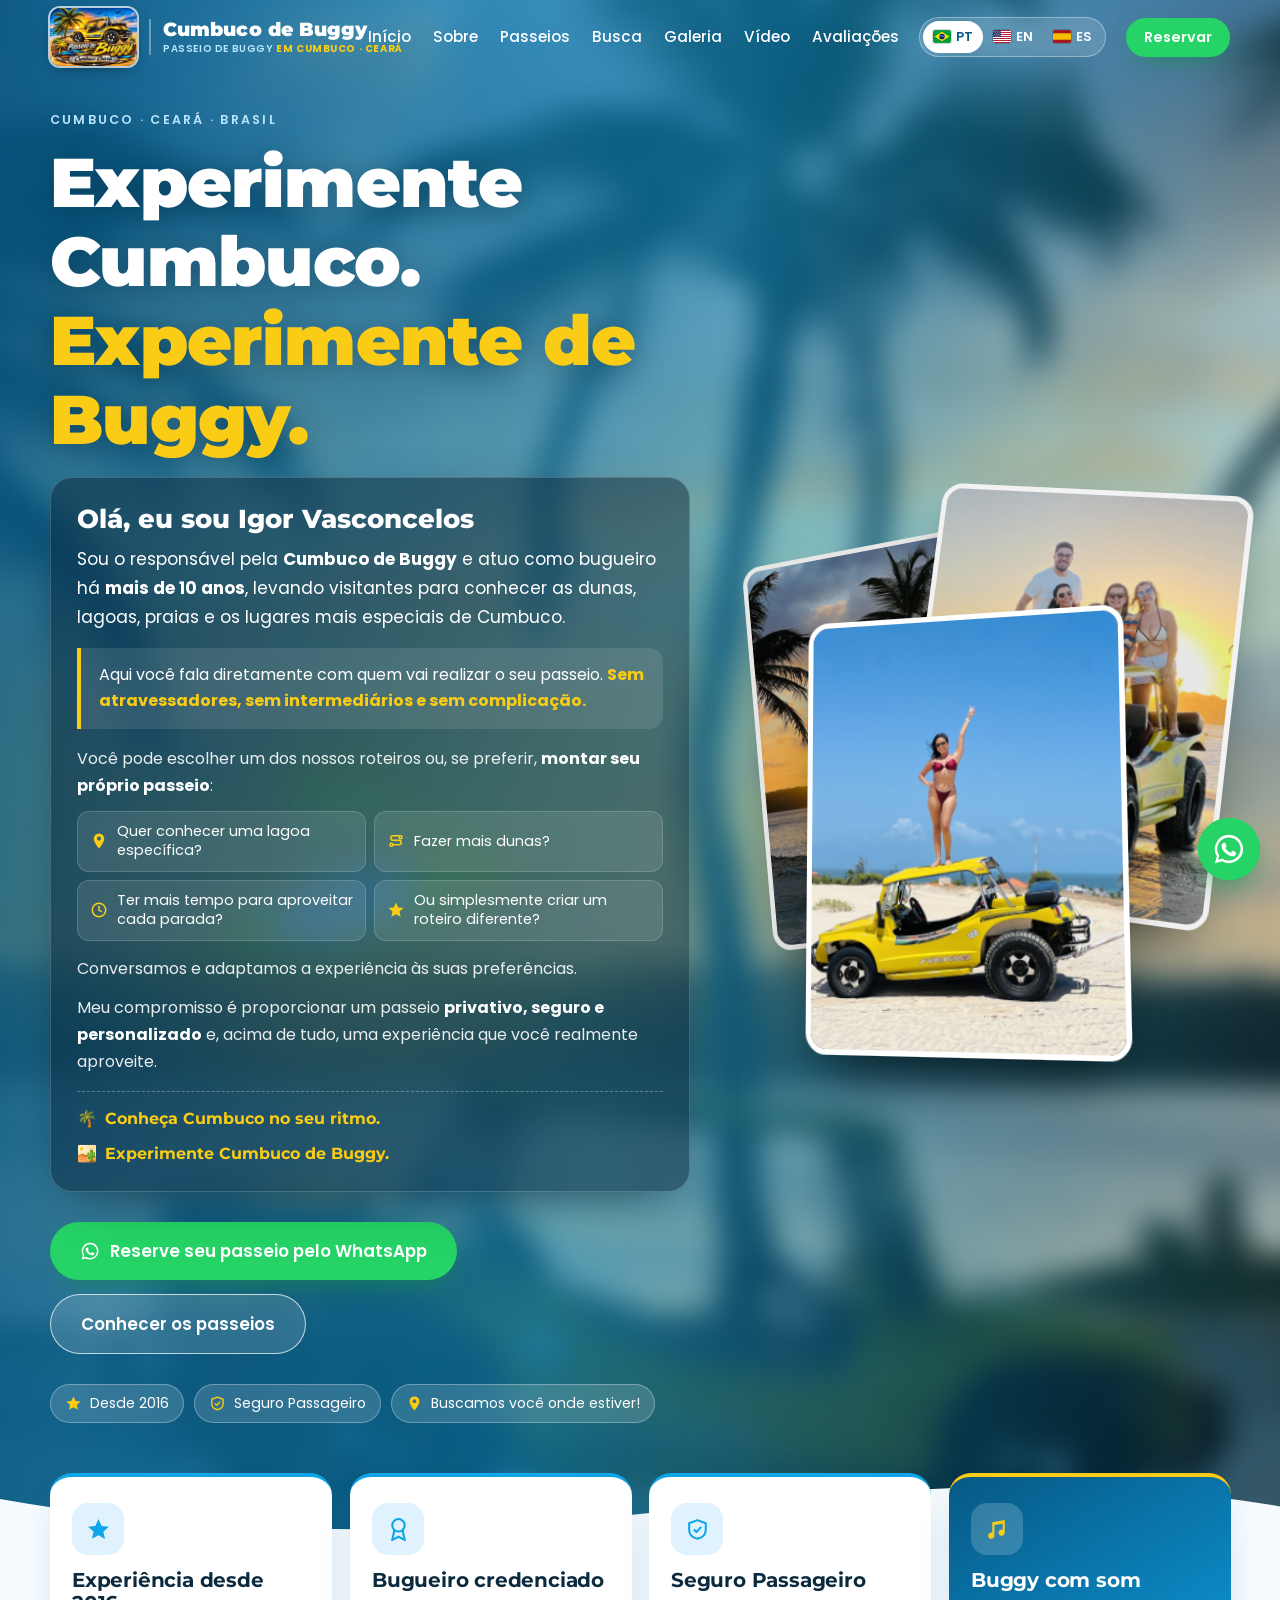
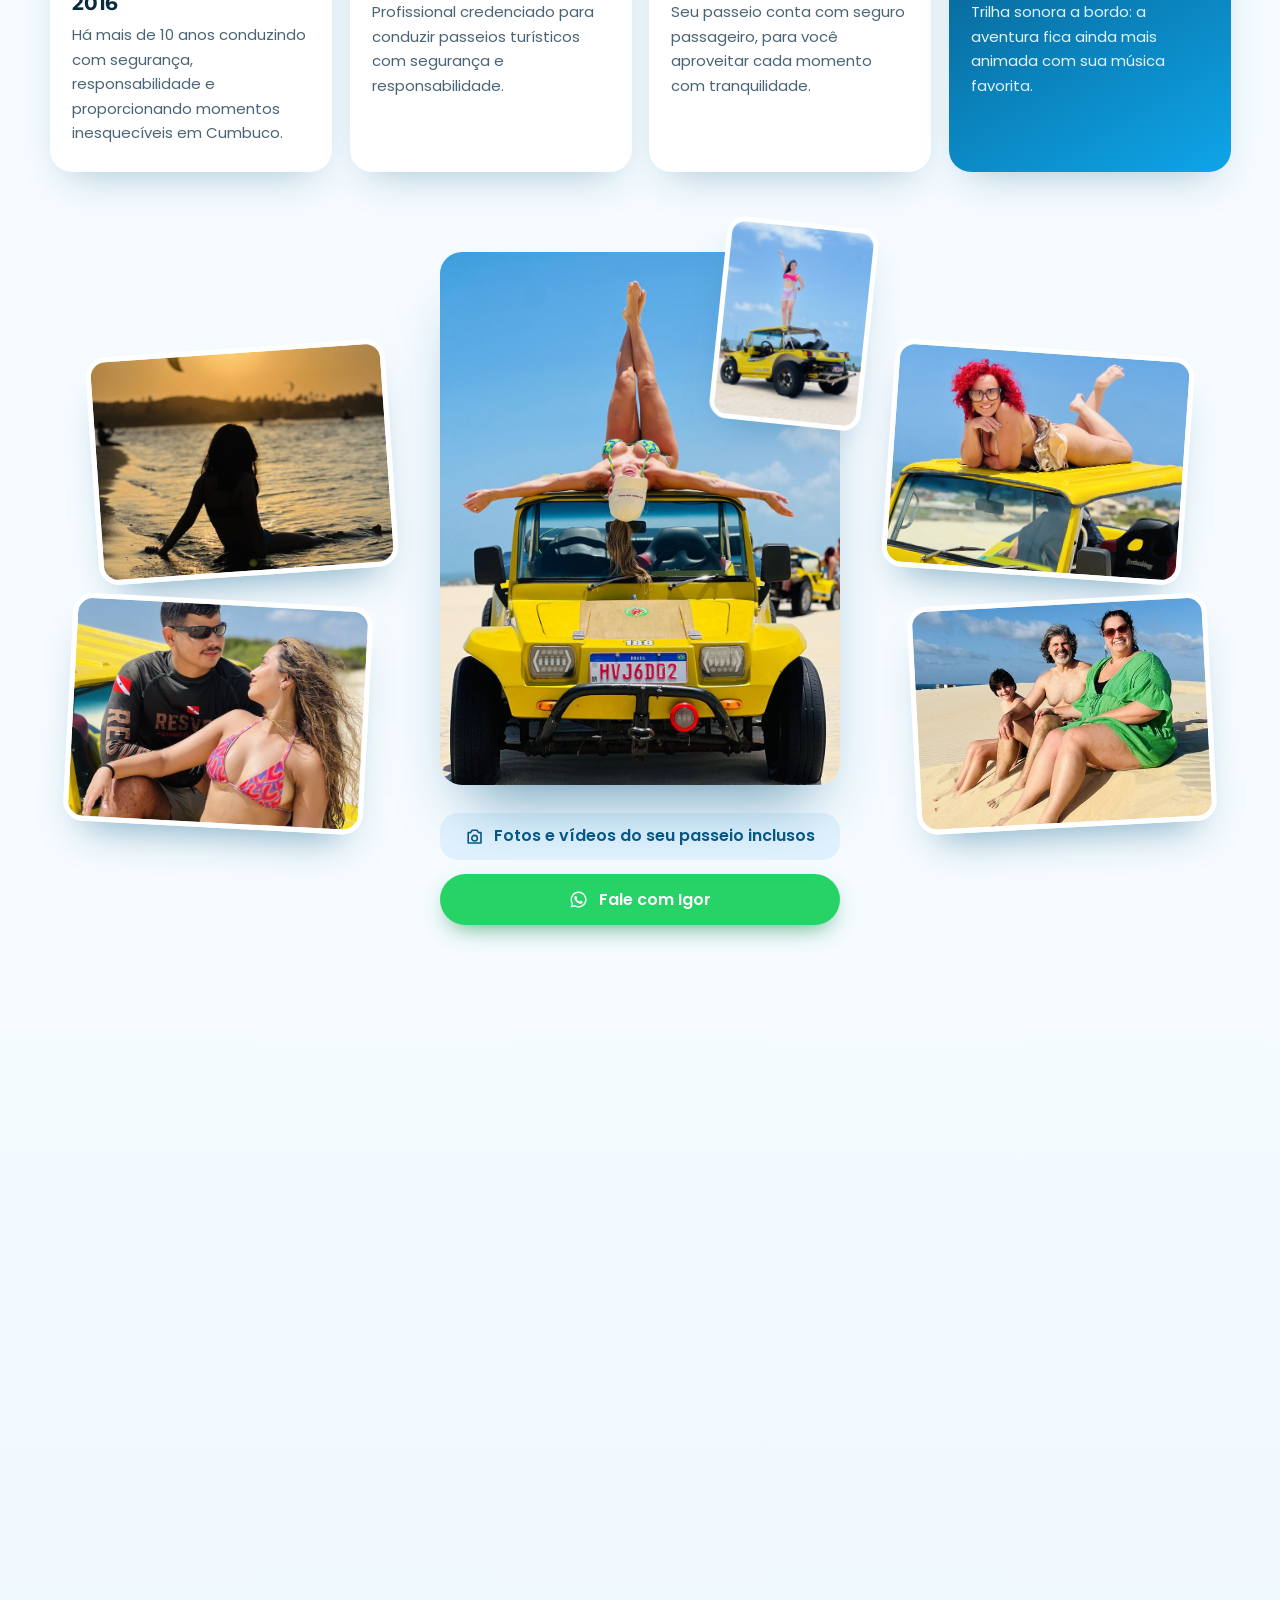
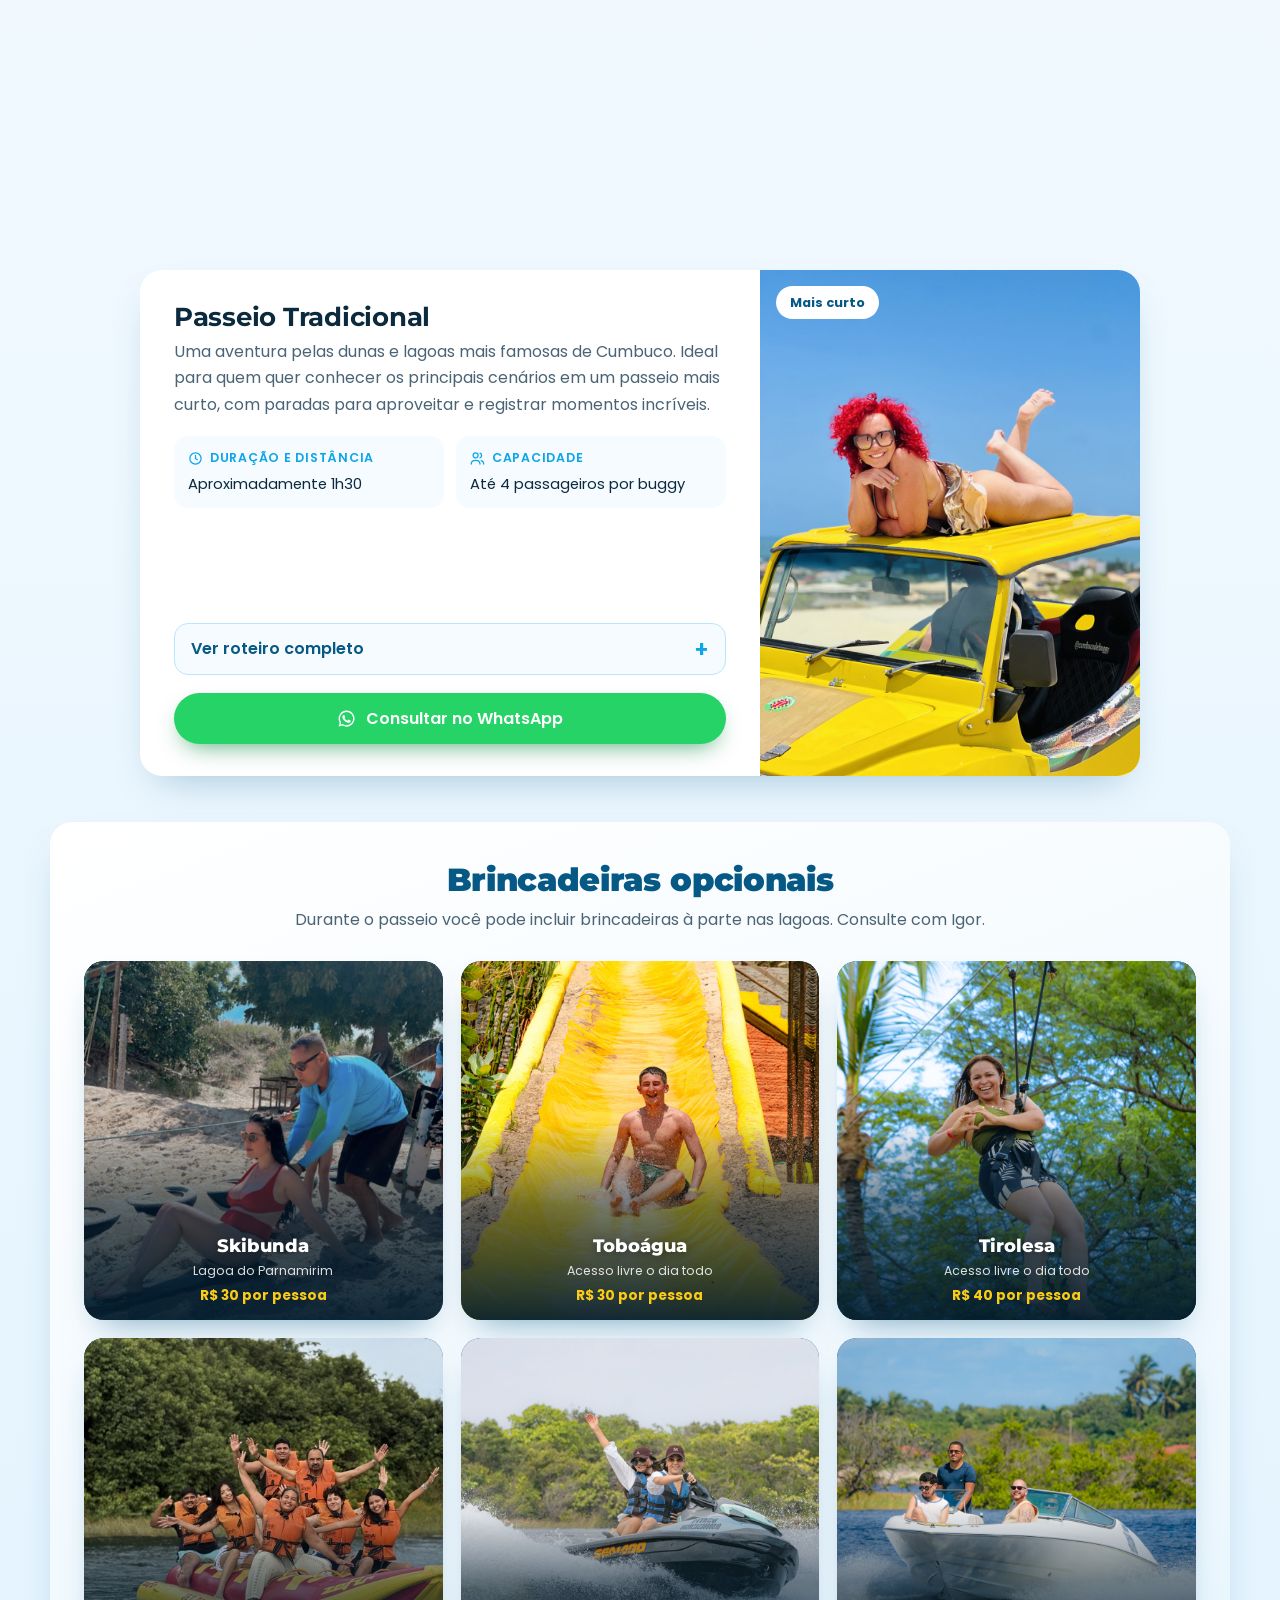
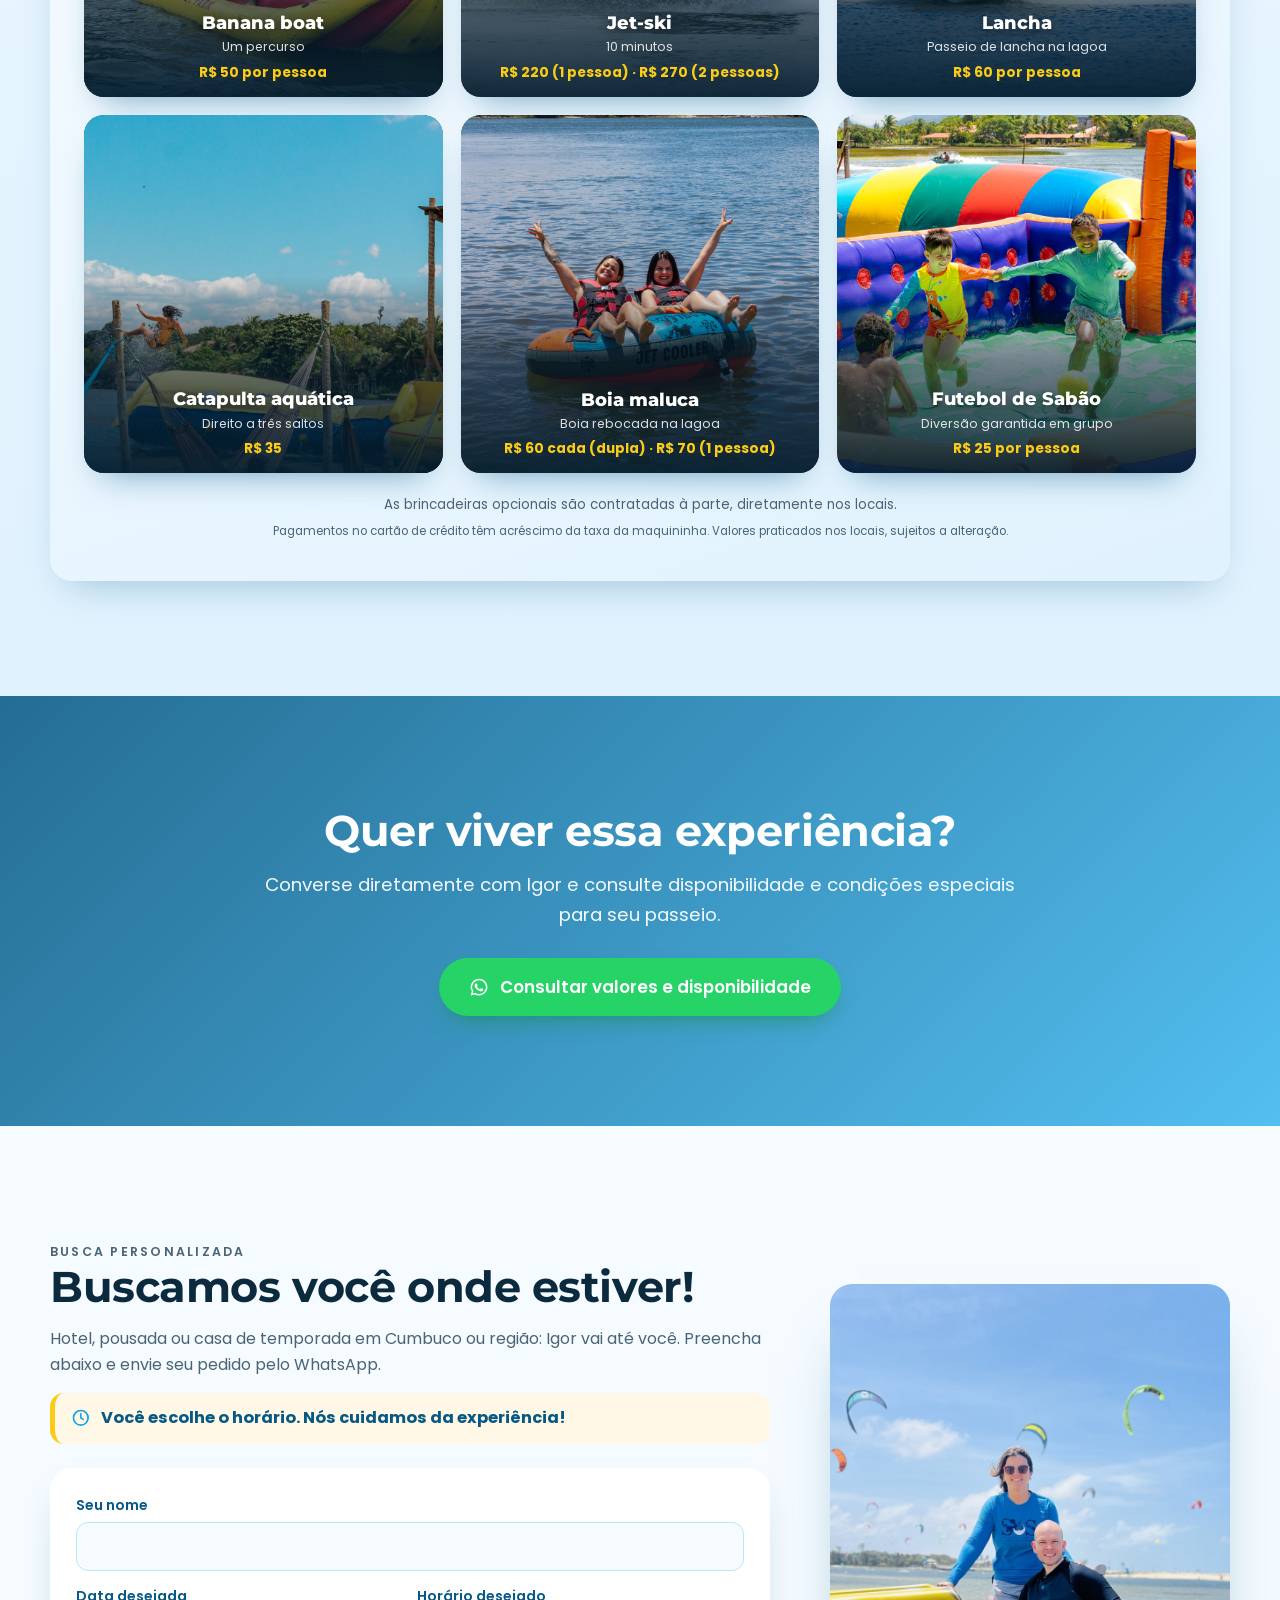
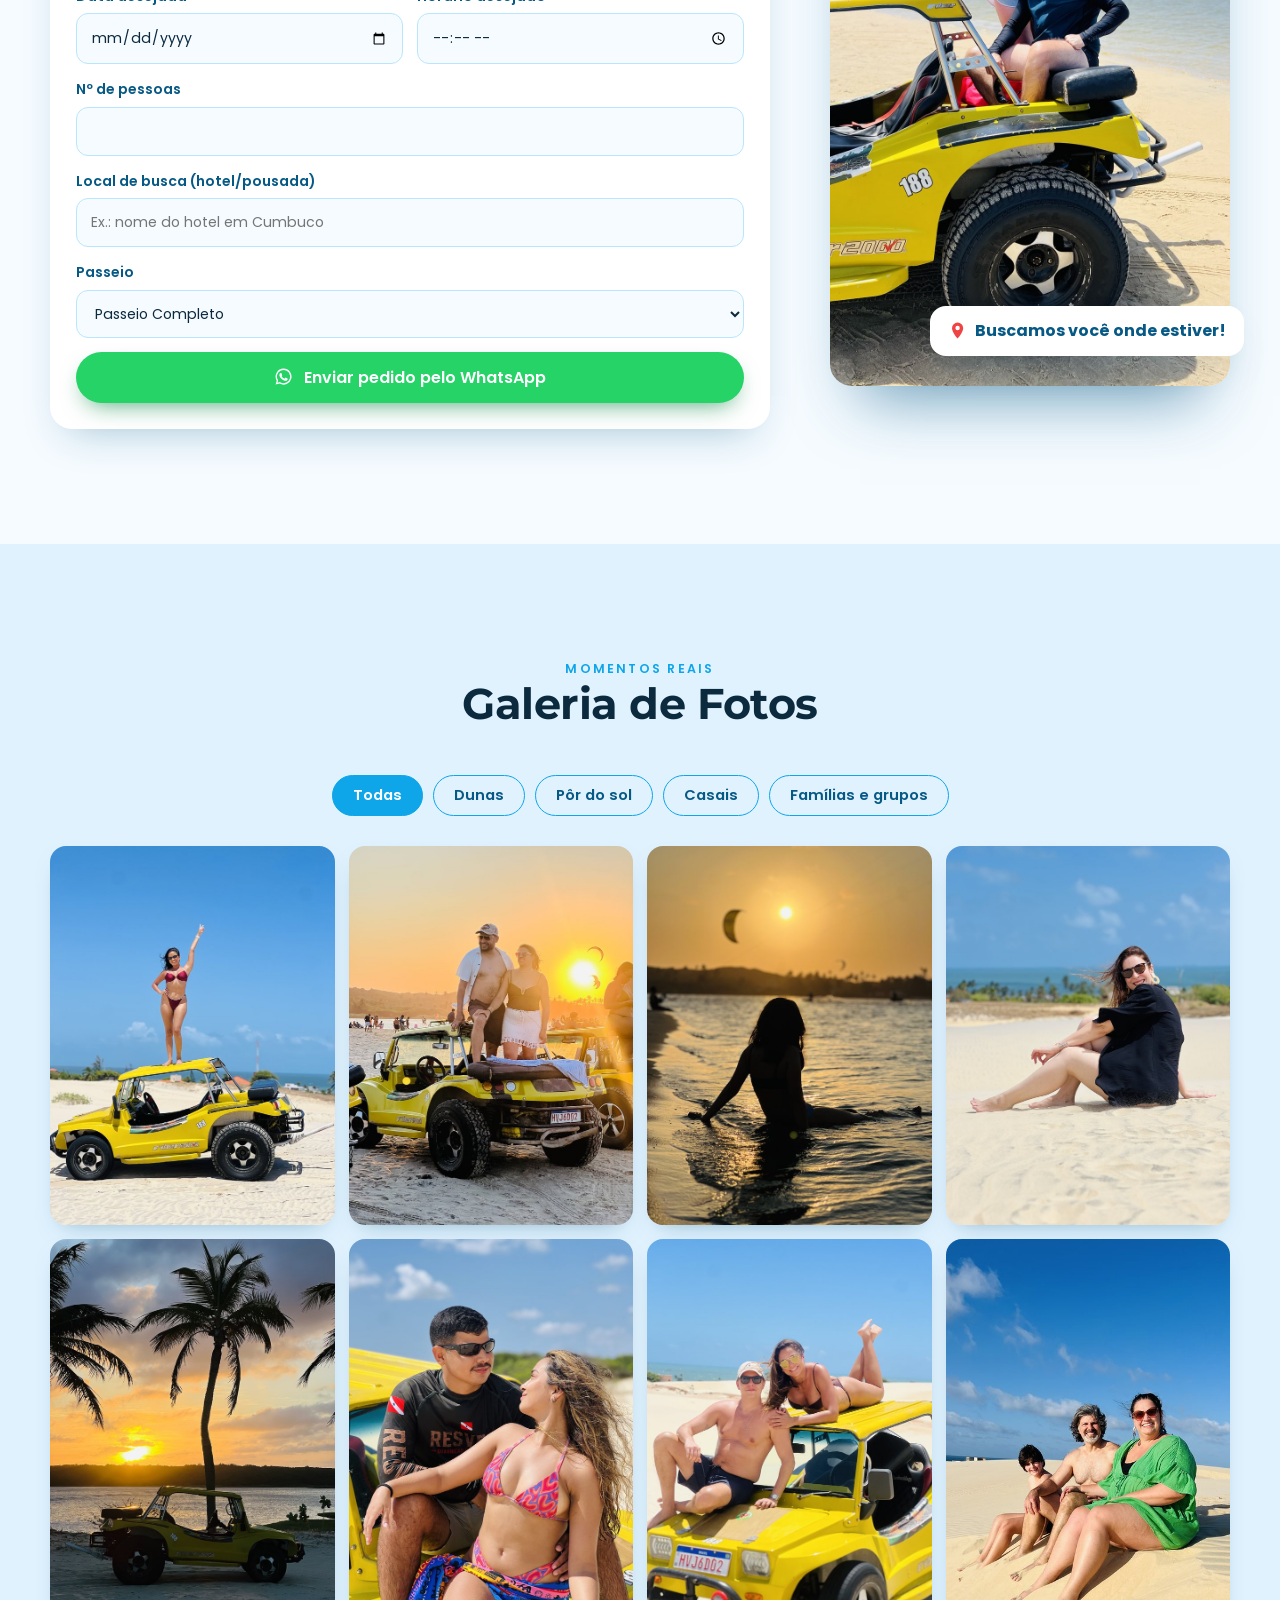
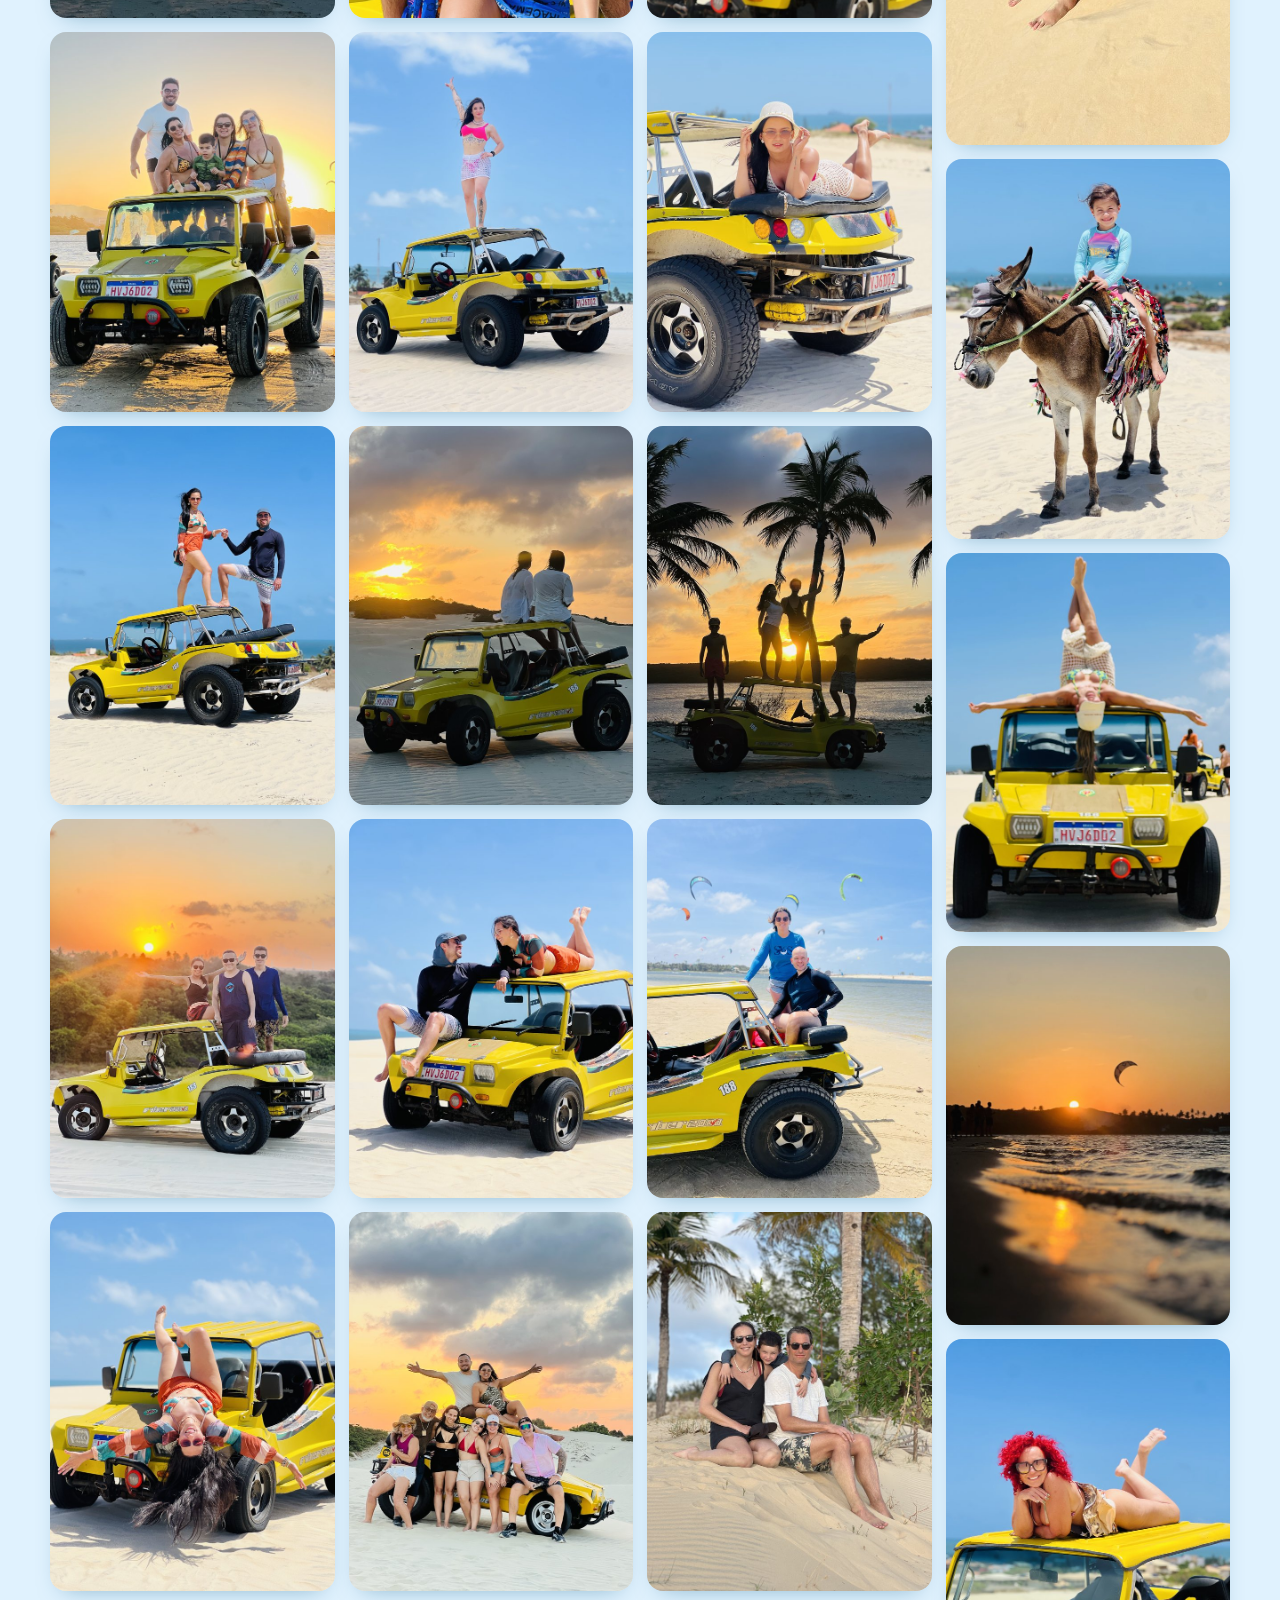
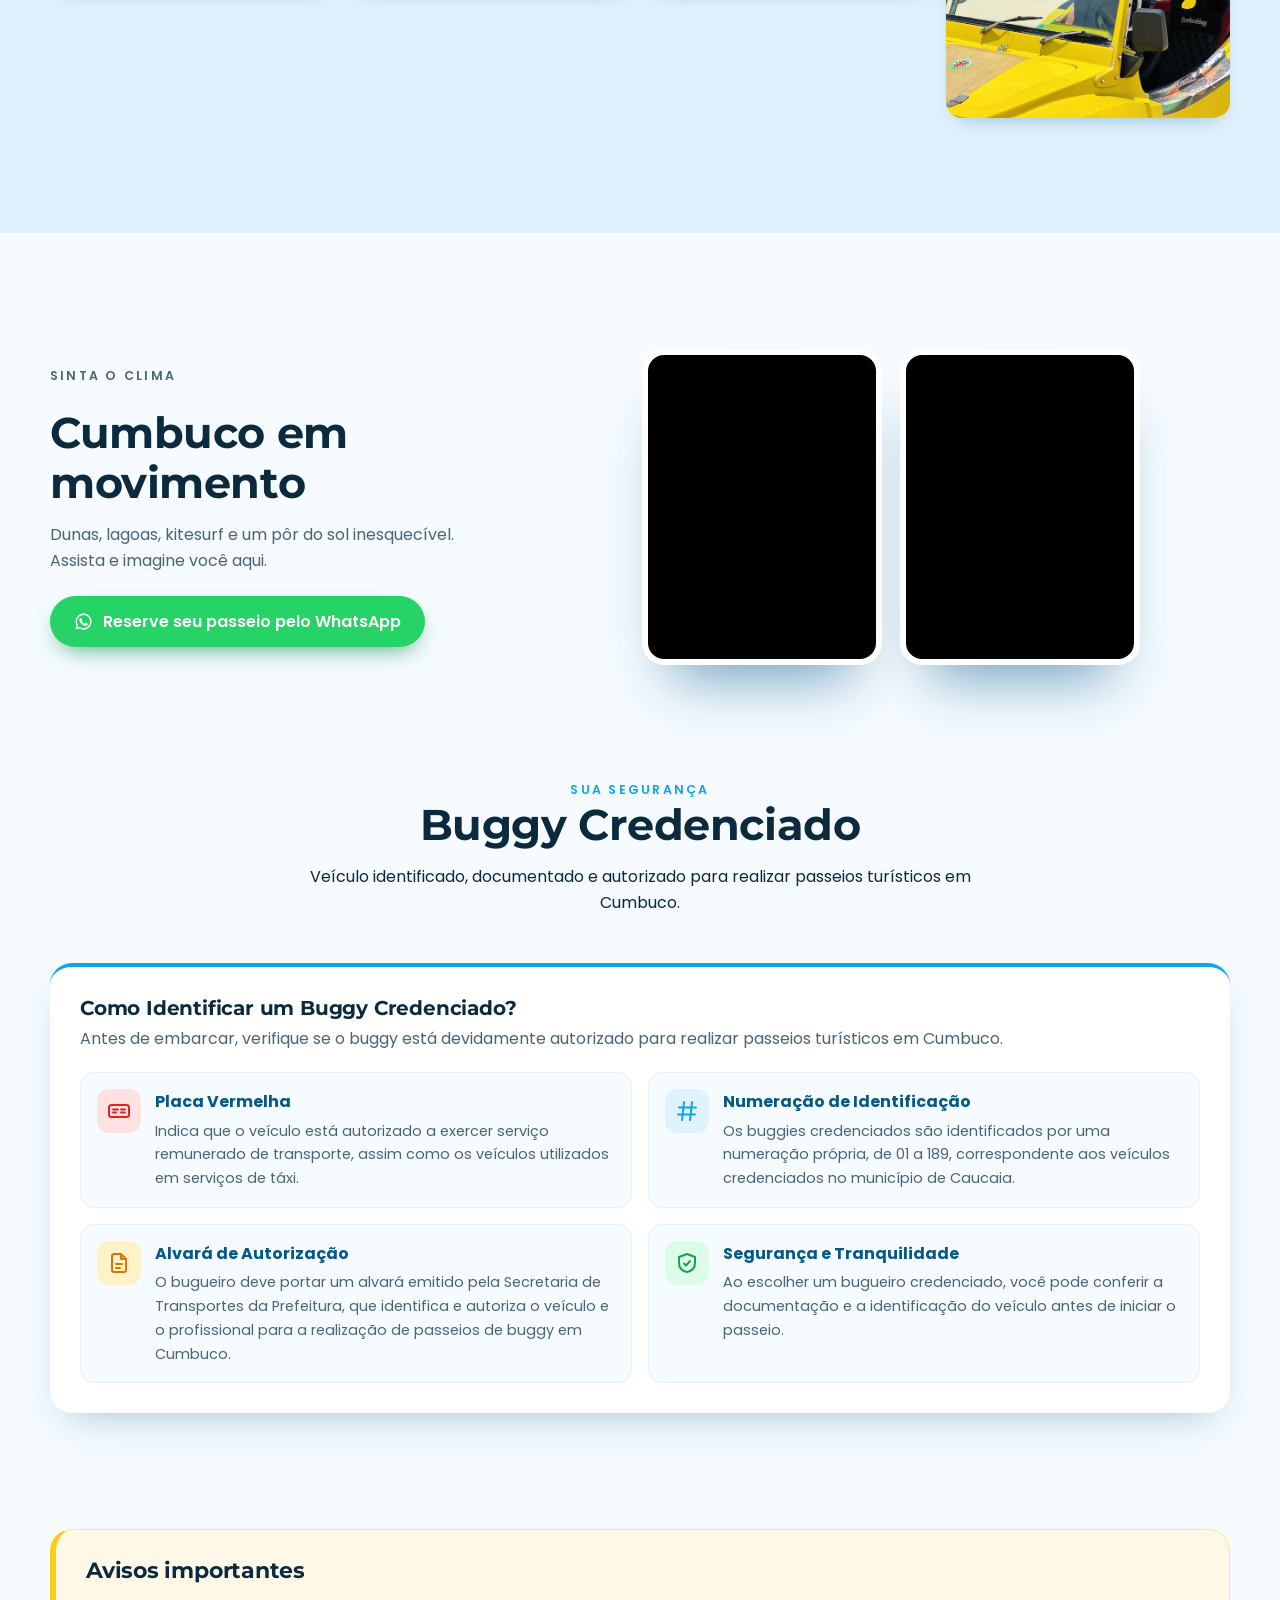
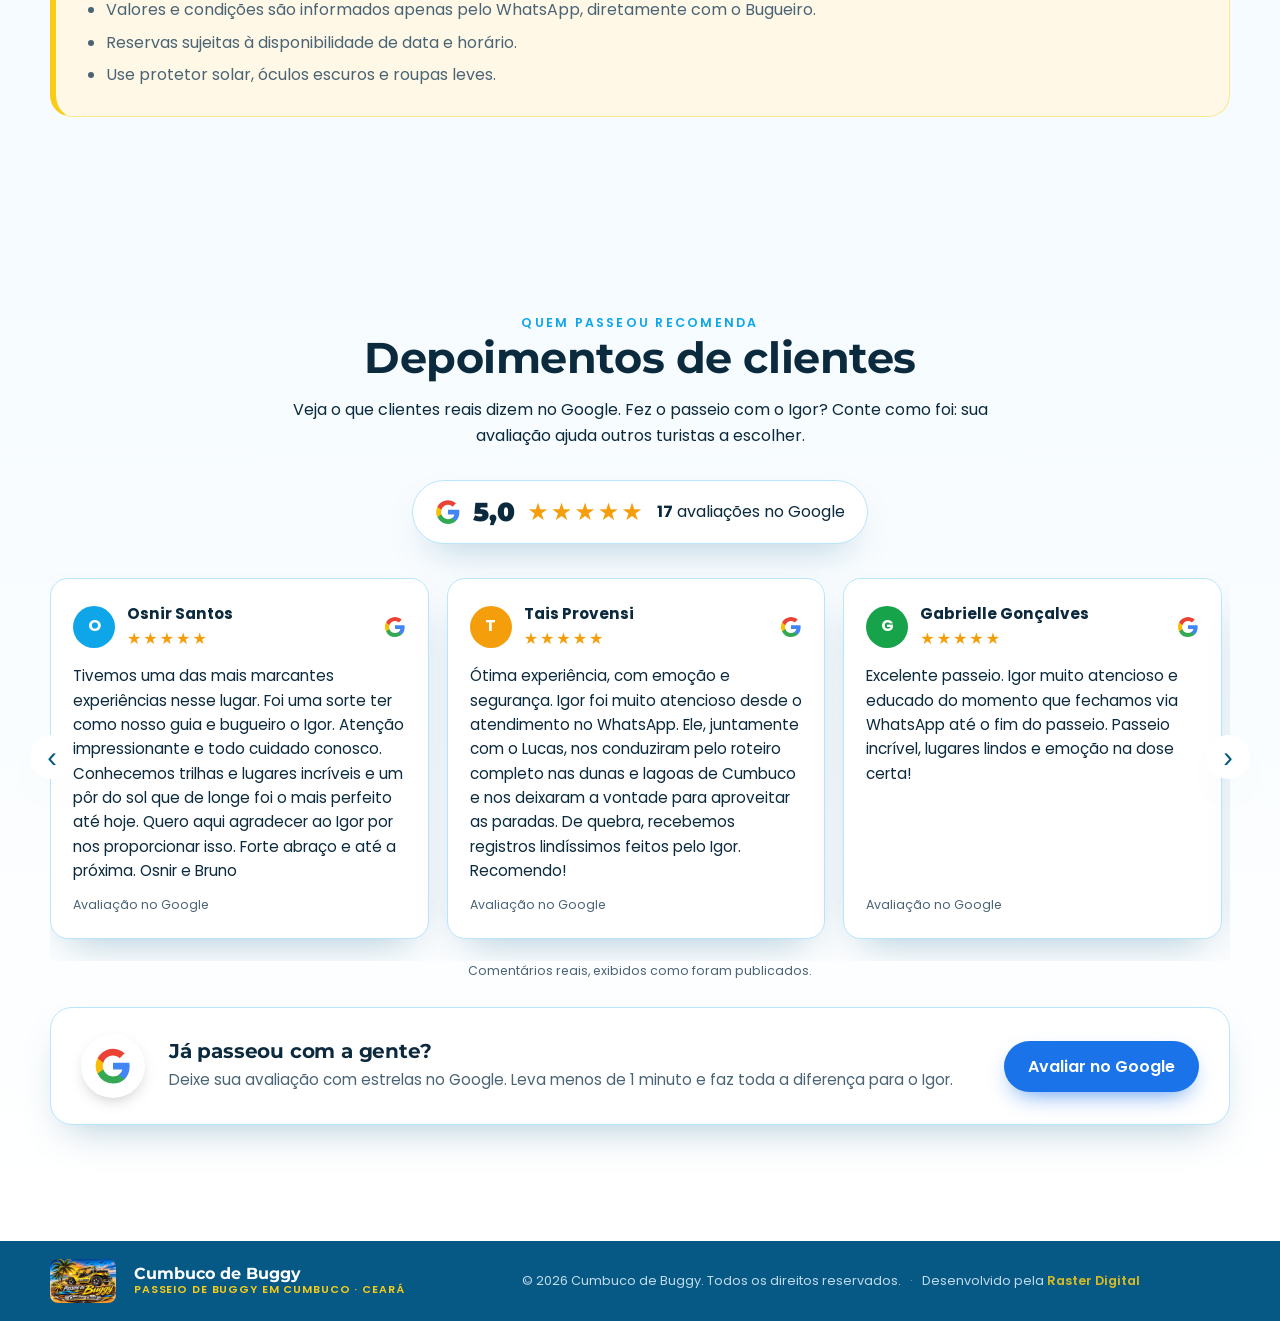
<file: index.html>
<!doctype html>
<html lang="pt-BR">
<head>
<meta charset="utf-8">
<meta name="viewport" content="width=device-width, initial-scale=1">
<title>Passeio de Buggy em Cumbuco | Igor Vasconcelos</title>
<meta name="robots" content="noindex, follow">
<link rel="alternate" hreflang="pt-BR" href="https://cumbucodebuggy.online/pt-br/">
<link rel="alternate" hreflang="en" href="https://cumbucodebuggy.online/en/">
<link rel="alternate" hreflang="es" href="https://cumbucodebuggy.online/es/">
<link rel="alternate" hreflang="x-default" href="https://cumbucodebuggy.online/pt-br/">
<script>
  var p = { pt: "pt-br", en: "en", es: "es" }, l = "pt";
  try { l = localStorage.getItem("lang") || "pt"; } catch (e) {}
  location.replace((p[l] || "pt-br") + "/index.html");
</script>
<noscript><meta http-equiv="refresh" content="0; url=pt-br/index.html"></noscript>
</head>
<body><a href="pt-br/index.html">Português</a> · <a href="en/index.html">English</a> · <a href="es/index.html">Español</a></body>
</html>
</file>
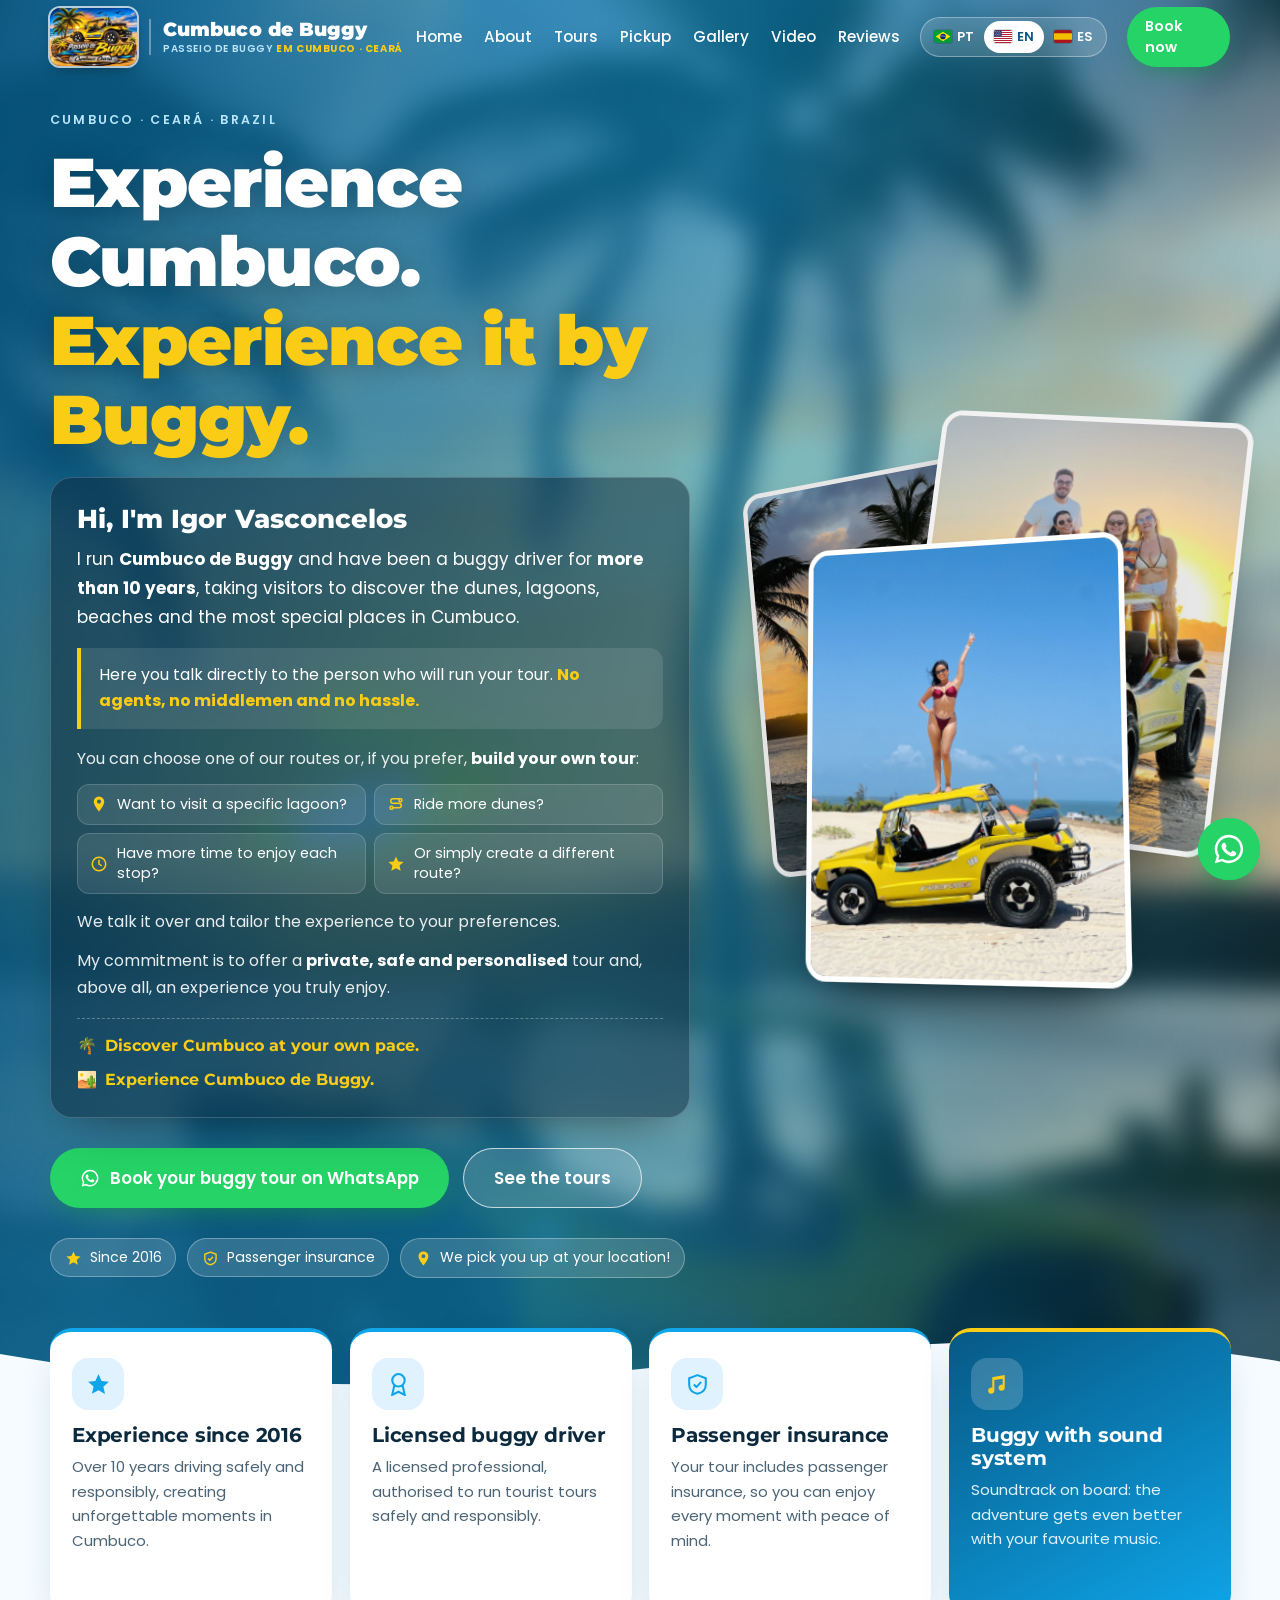
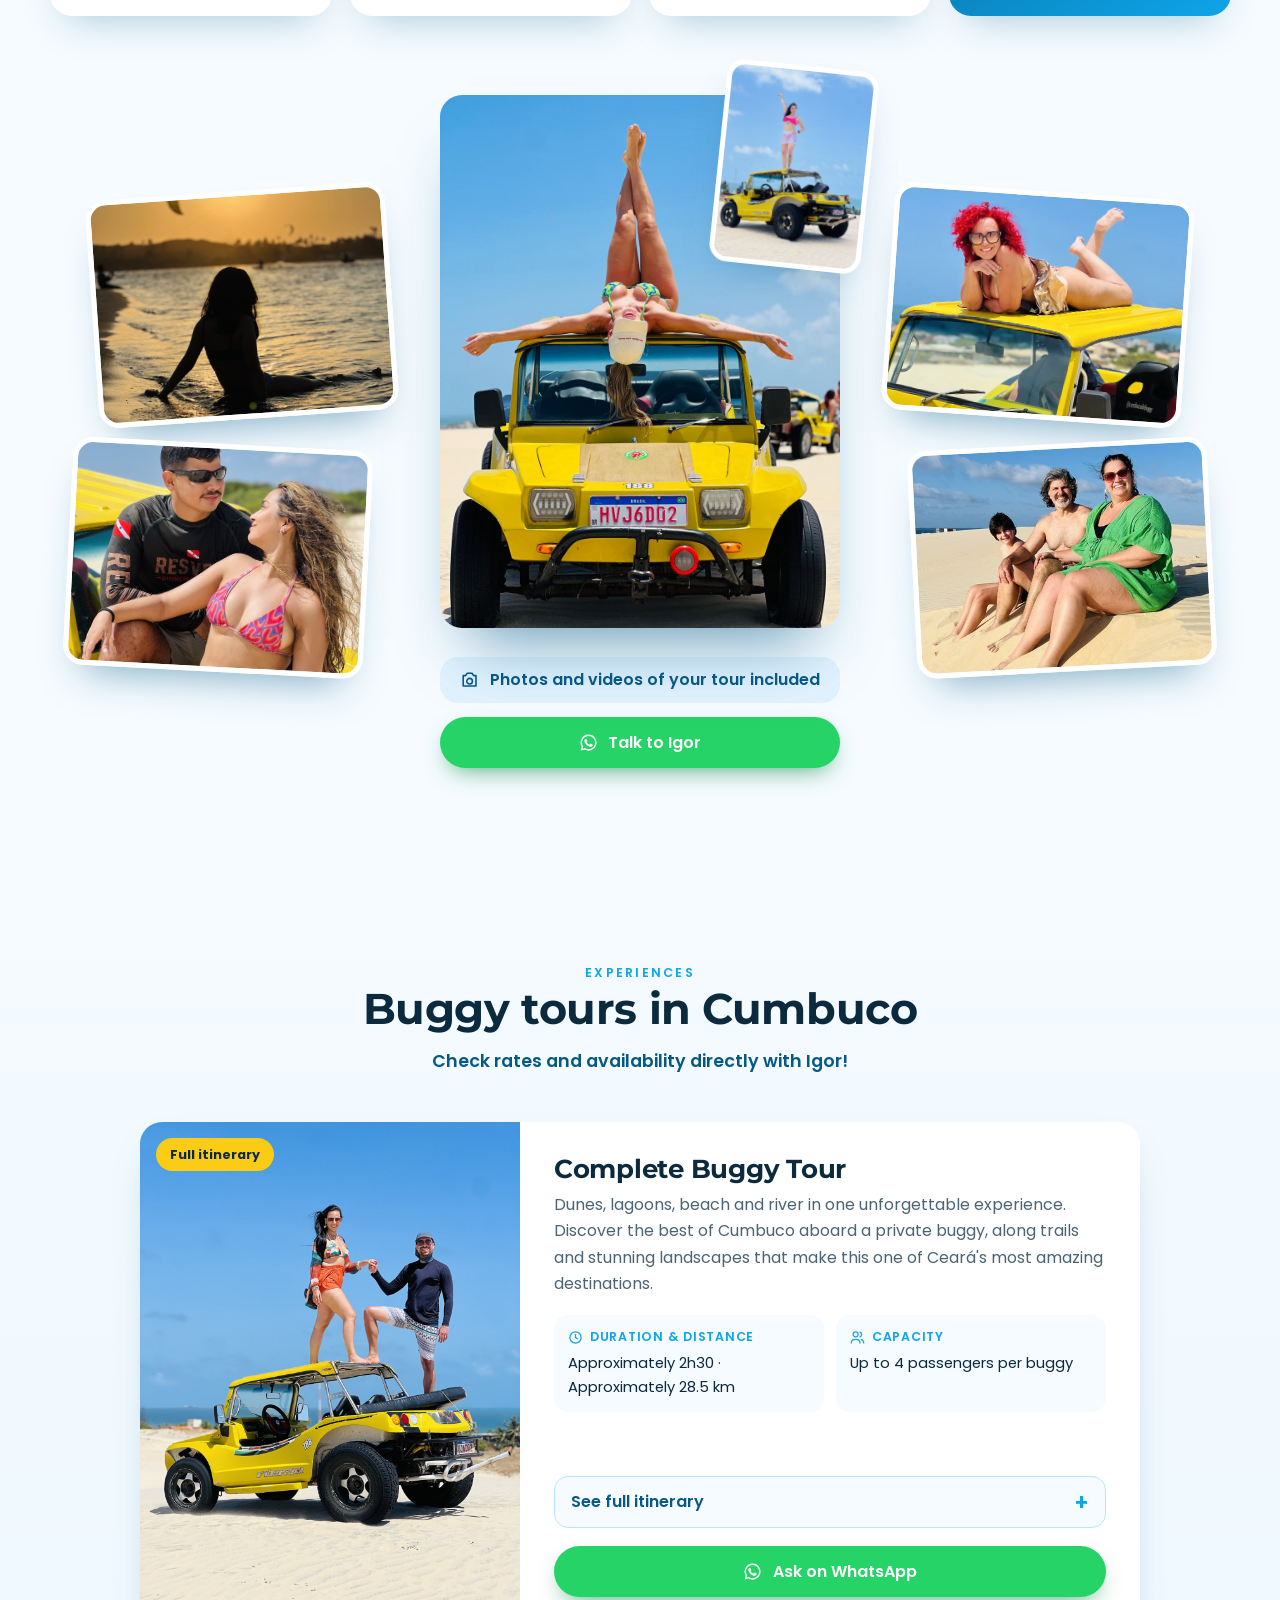
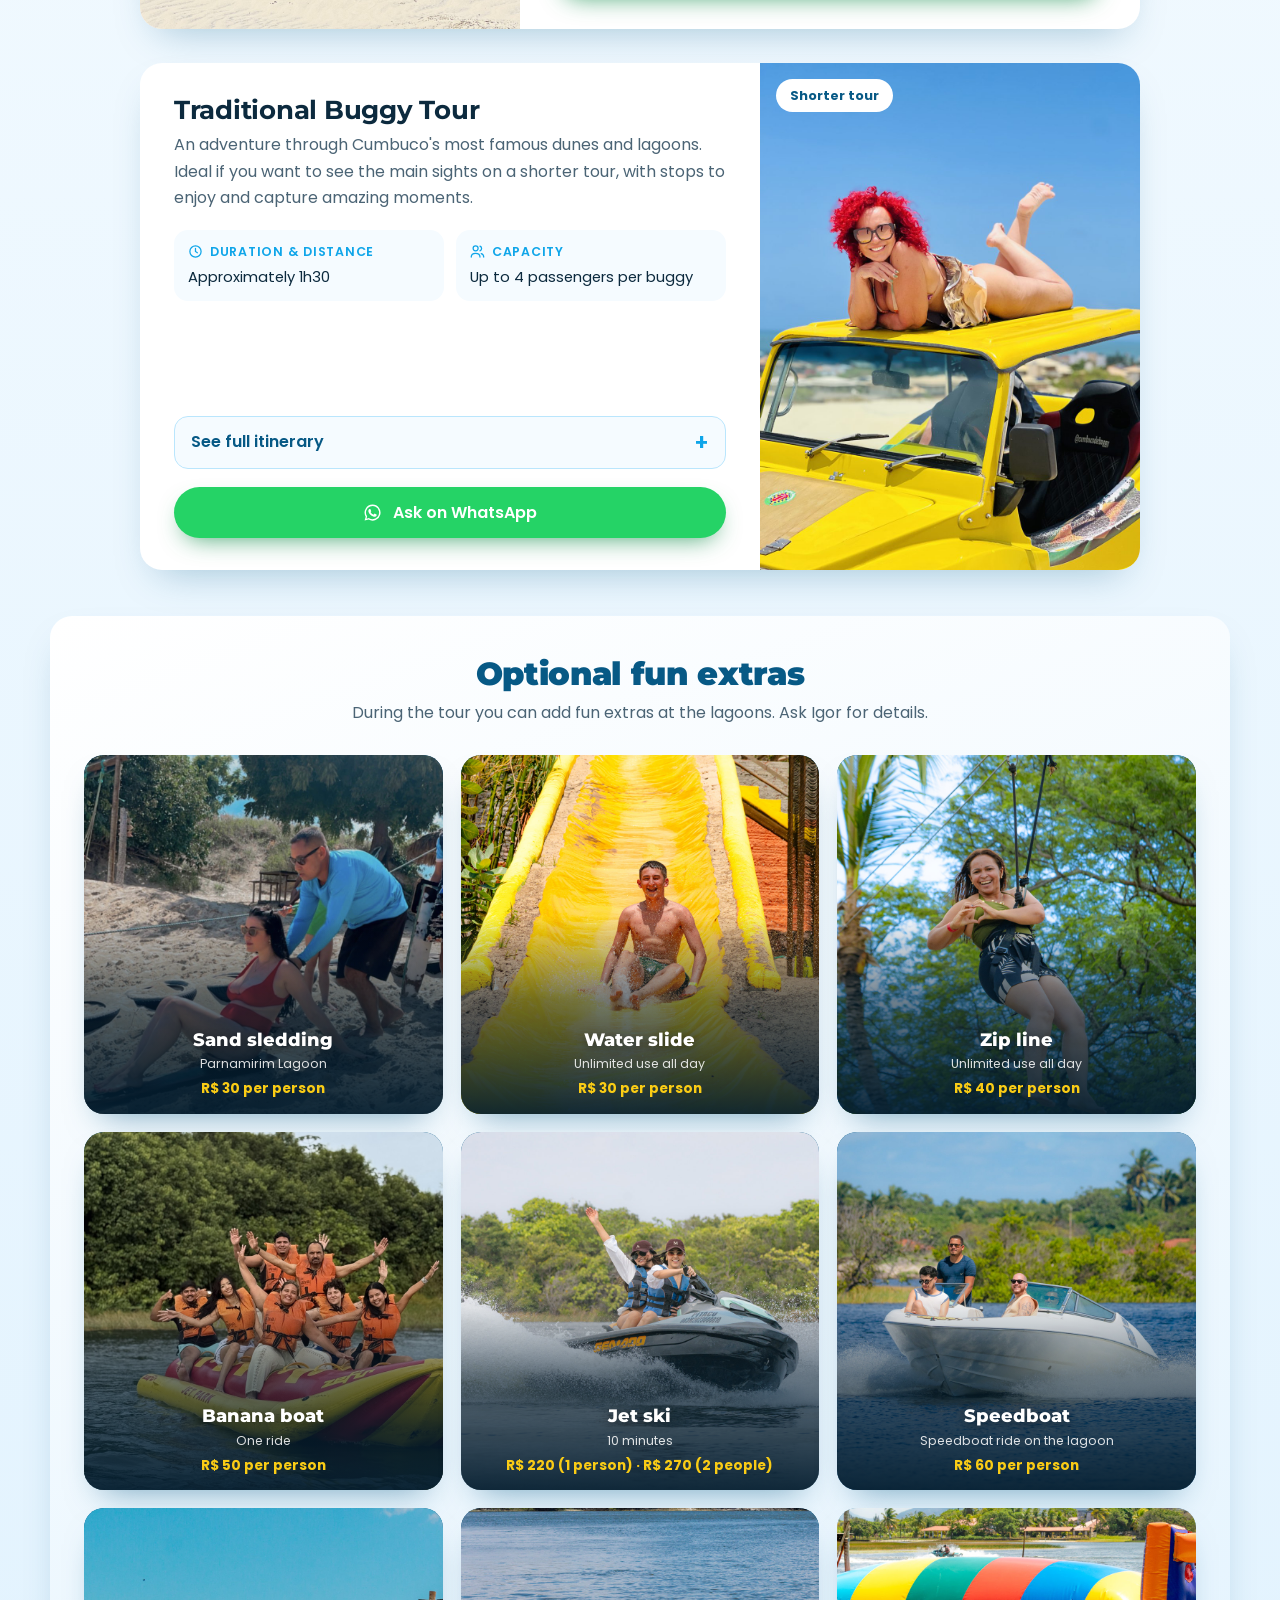
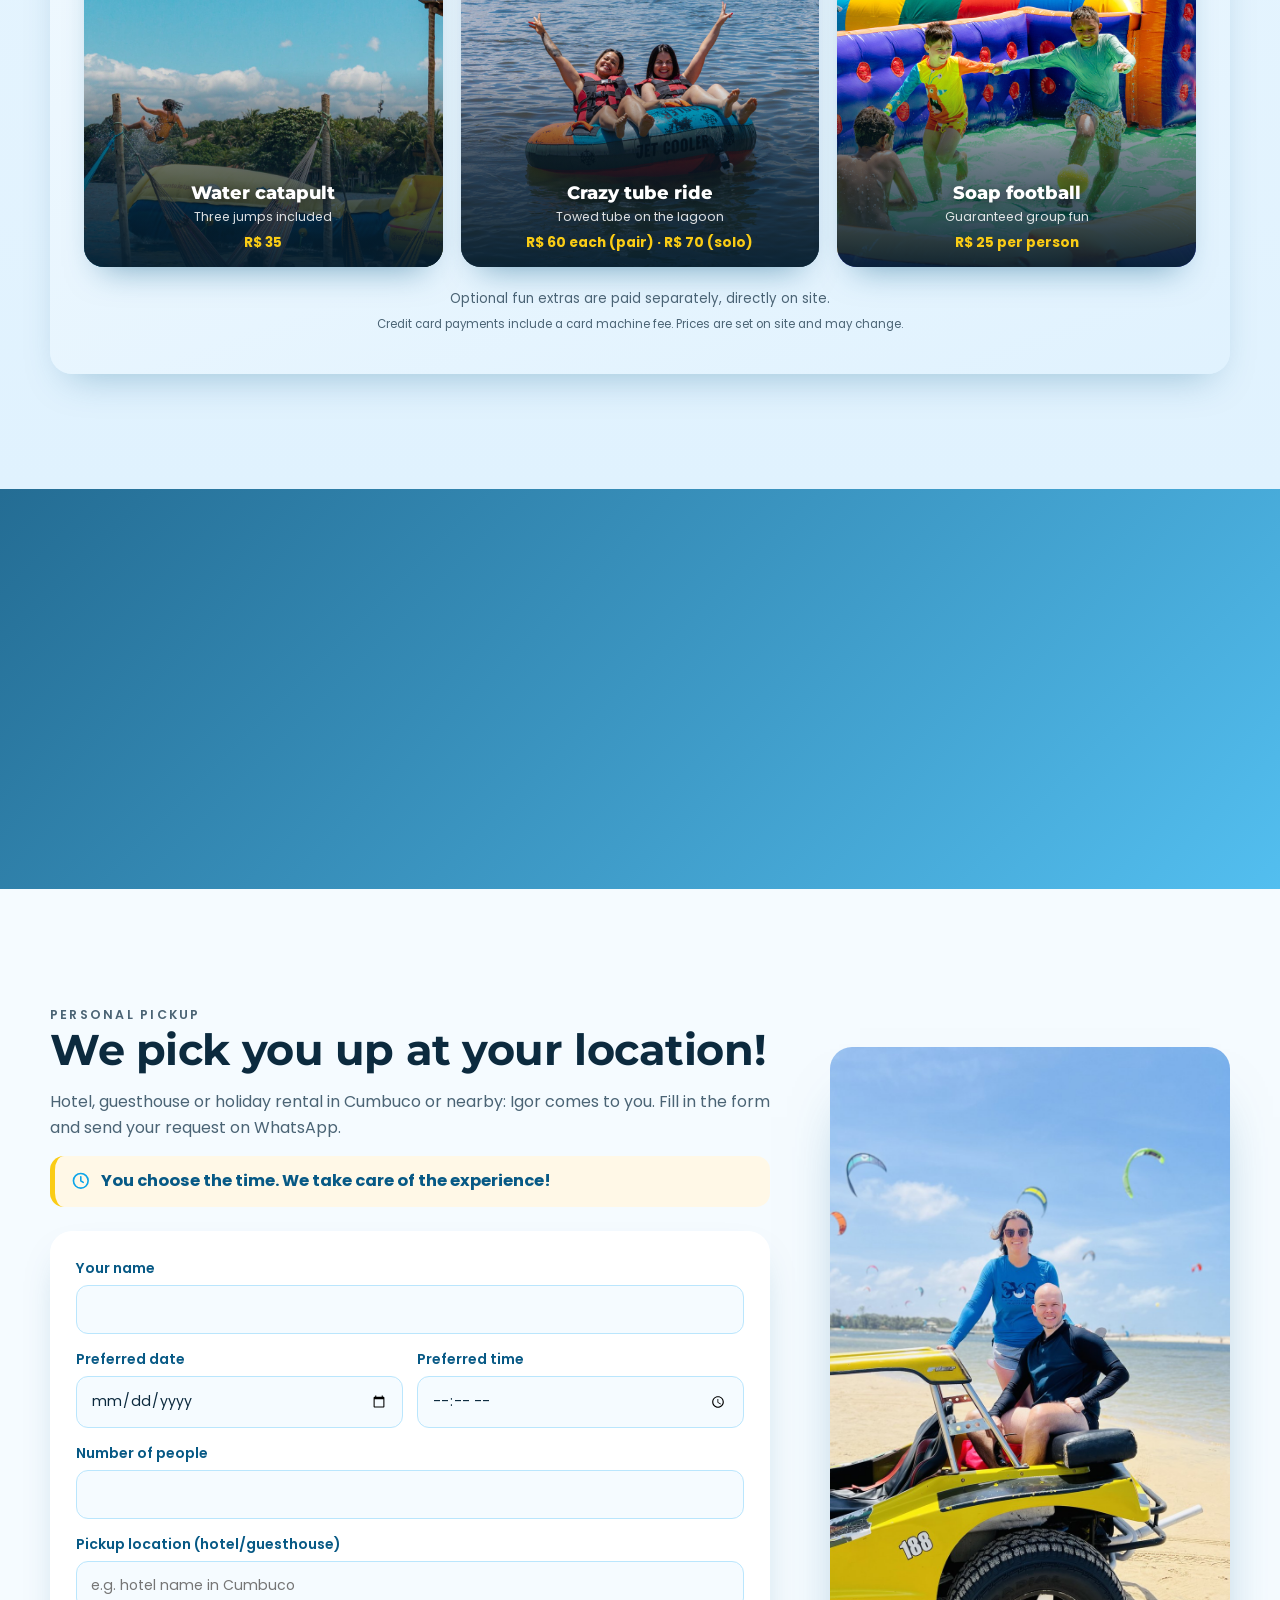
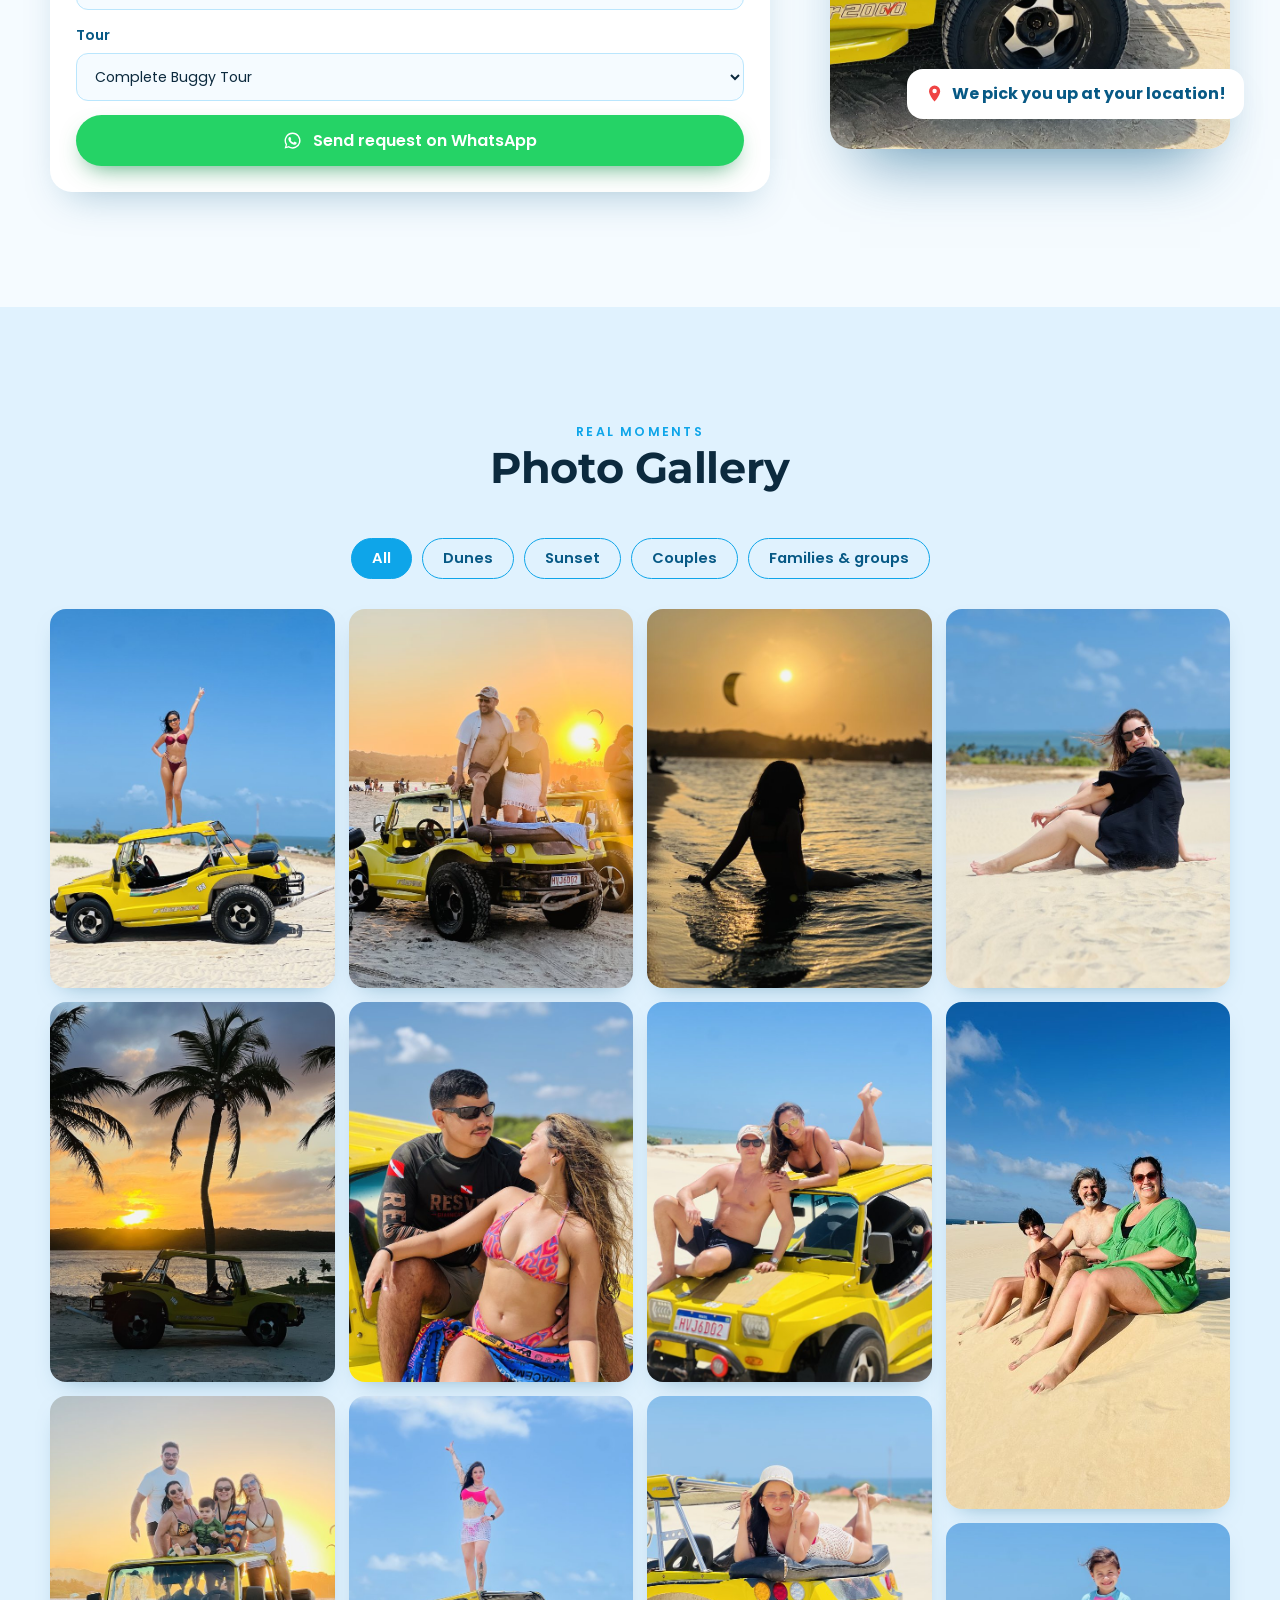
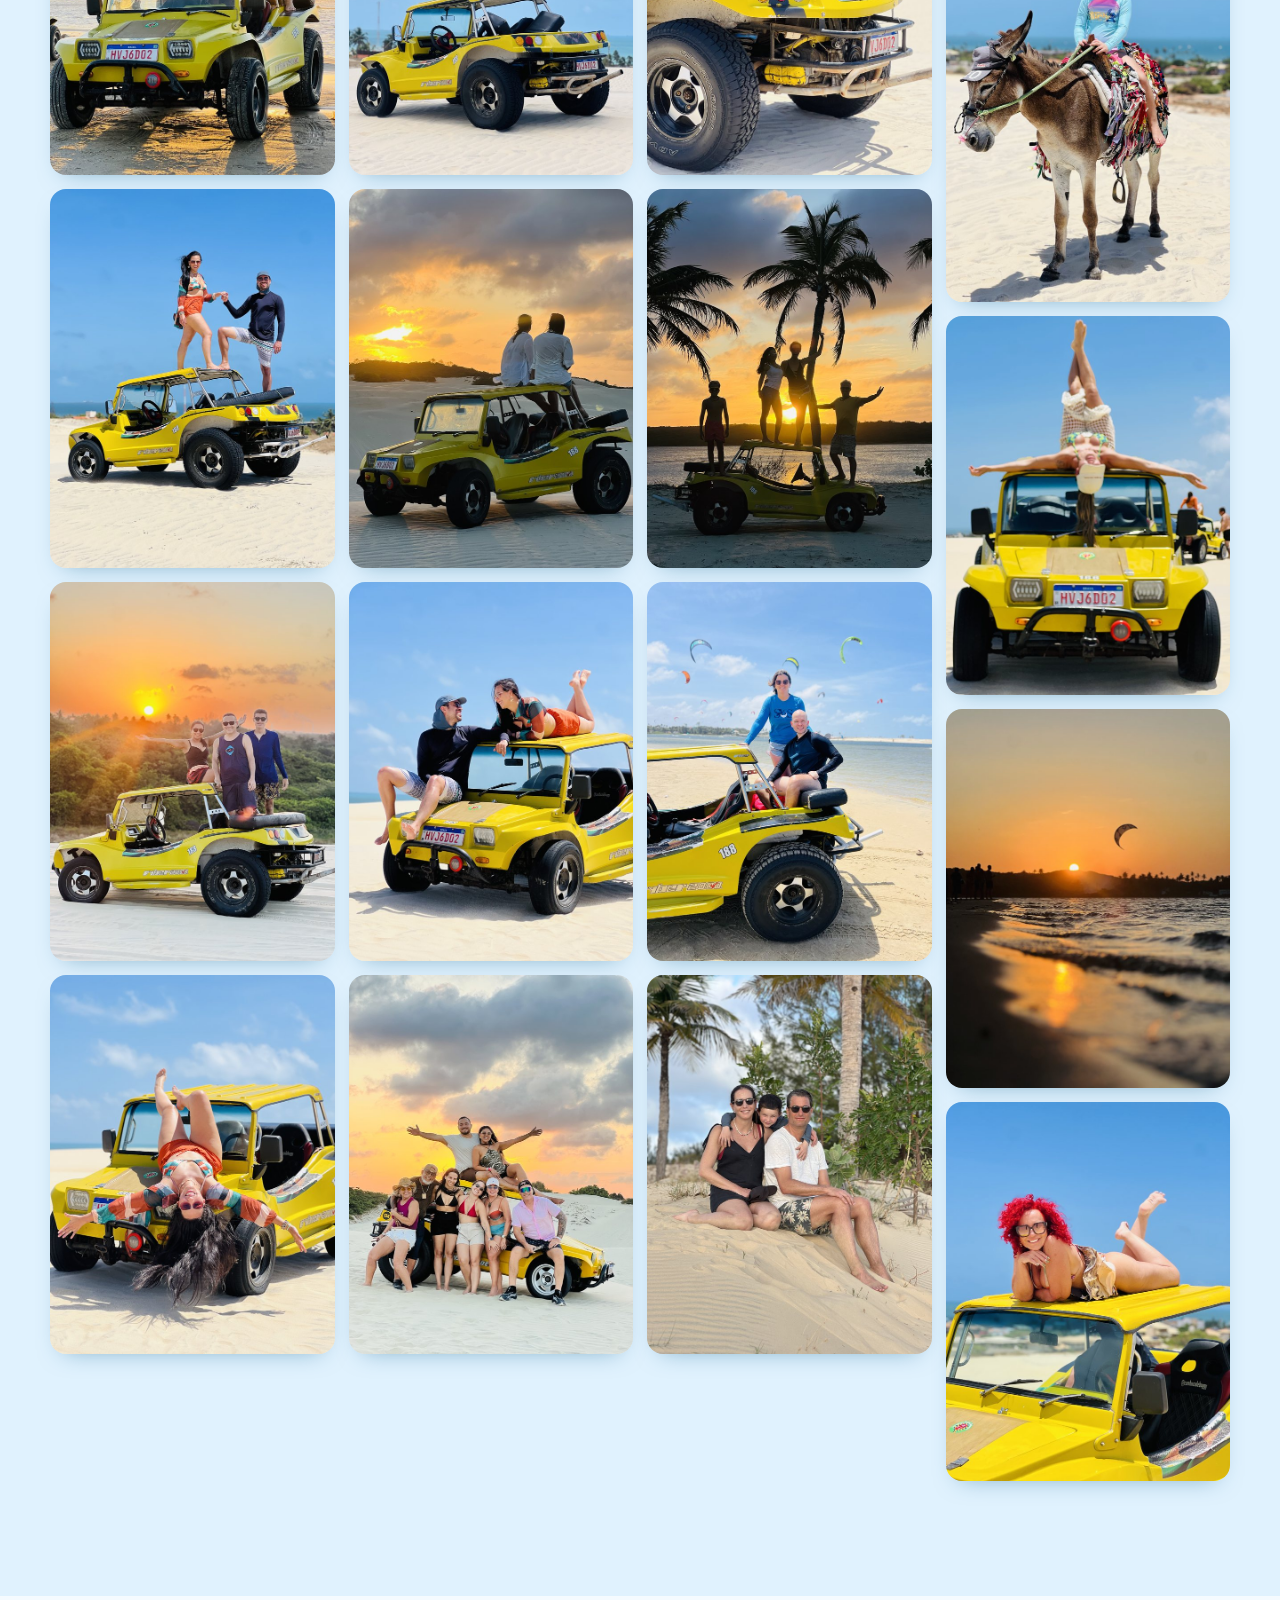
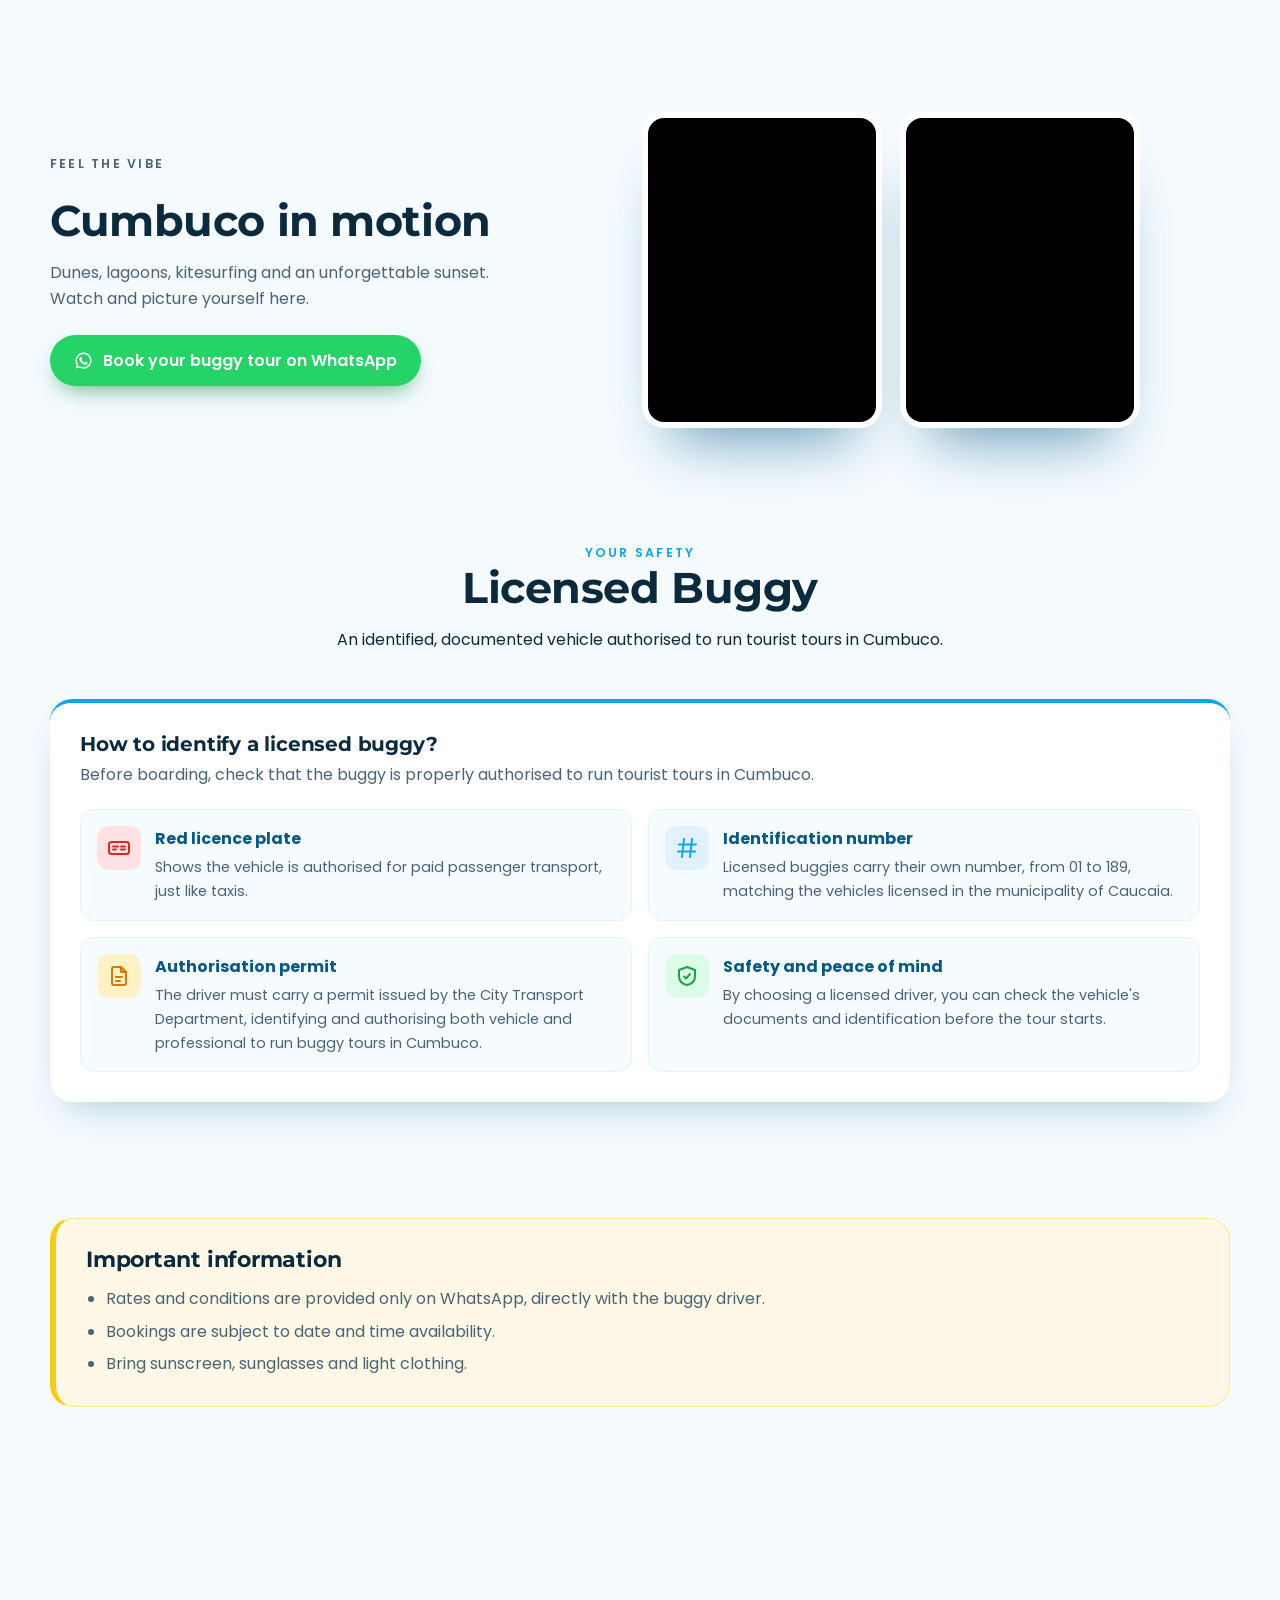
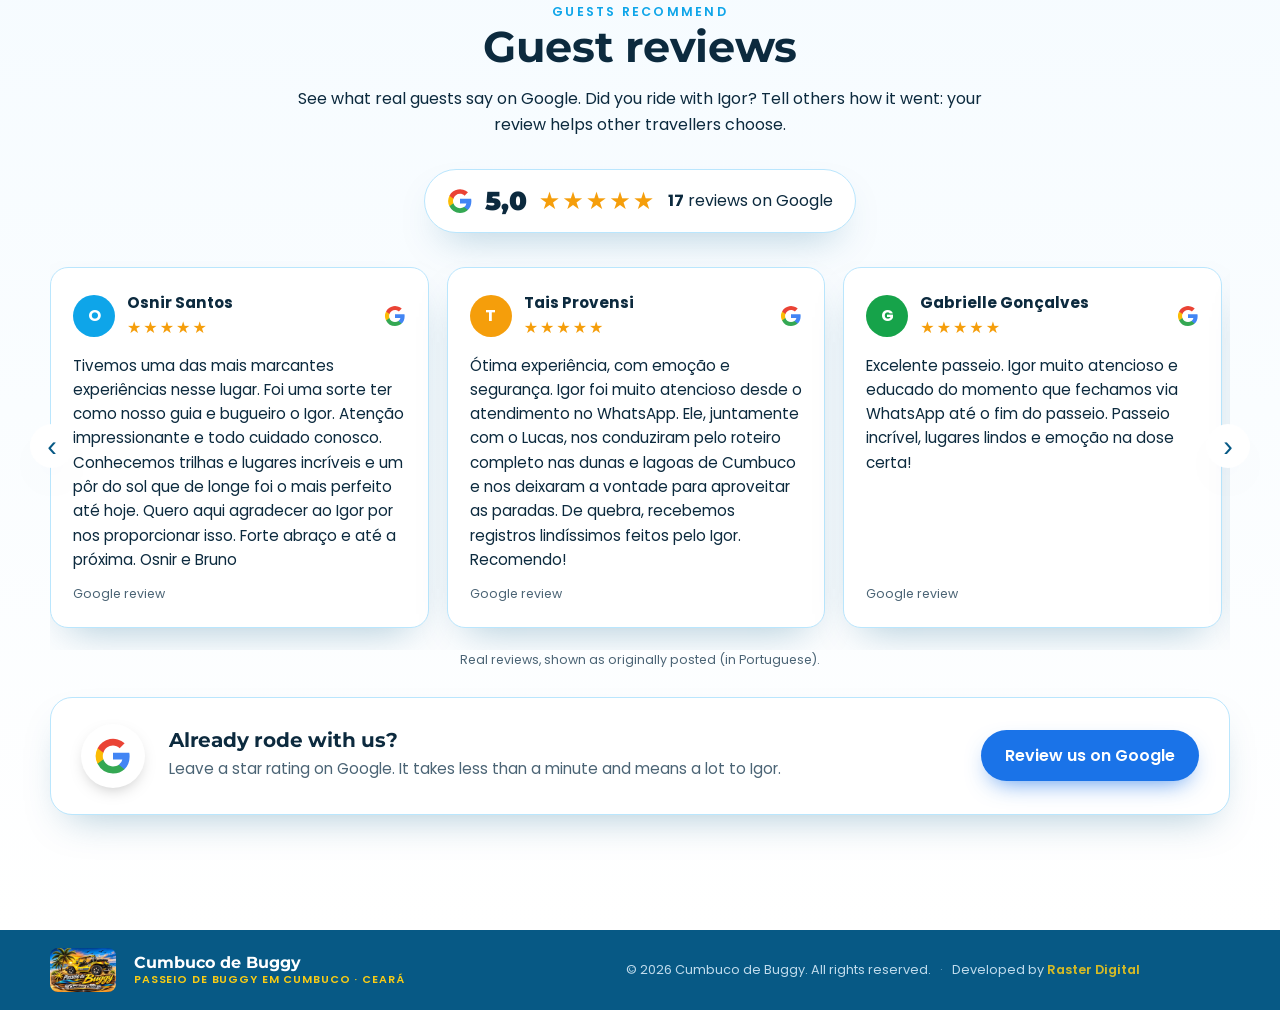
<file: en/index.html>
<!doctype html>
<html lang="en" data-lang="en">
<head>
<meta charset="utf-8">
<meta name="viewport" content="width=device-width, initial-scale=1">
<title>Buggy Tour Cumbuco | Igor Vasconcelos — Licensed Beach Buggy Driver</title>
<meta name="description" content="Cumbuco beach buggy tour with Igor Vasconcelos: licensed driver since 2016, tour insurance, buggy with sound system and pickup at your hotel. The best buggy ride in Ceará, Brazil — book on WhatsApp.">
<meta name="keywords" content="buggy tour Cumbuco, Cumbuco buggy ride, Cumbuco beach buggy tour, buggy tour in Ceará Brazil">
<meta name="author" content="Igor Vasconcelos">
<meta name="theme-color" content="#0ea5e9">
<link rel="canonical" href="https://cumbucodebuggy.online/en/">
<link rel="alternate" hreflang="pt-BR" href="https://cumbucodebuggy.online/pt-br/">
<link rel="alternate" hreflang="en" href="https://cumbucodebuggy.online/en/">
<link rel="alternate" hreflang="es" href="https://cumbucodebuggy.online/es/">
<link rel="alternate" hreflang="x-default" href="https://cumbucodebuggy.online/pt-br/">
<meta property="og:type" content="website">
<meta property="og:locale" content="en_US">
<meta property="og:title" content="Buggy Tour Cumbuco | Igor Vasconcelos — Licensed Beach Buggy Driver">
<meta property="og:description" content="Cumbuco beach buggy tour with Igor Vasconcelos: licensed driver since 2016, tour insurance, buggy with sound system and pickup at your hotel. The best buggy ride in Ceará, Brazil — book on WhatsApp.">
<meta property="og:url" content="https://cumbucodebuggy.online/en/">
<meta property="og:image" content="https://cumbucodebuggy.online/assets/img/logo-grande.jpg">
<meta name="twitter:card" content="summary_large_image">
<link rel="icon" href="../assets/img/logo.jpg">
<link rel="preconnect" href="https://fonts.googleapis.com">
<link rel="preconnect" href="https://fonts.gstatic.com" crossorigin>
<link href="https://fonts.googleapis.com/css2?family=Montserrat:wght@700;800;900&family=Poppins:wght@400;500;600&display=swap" rel="stylesheet">
<link rel="preload" as="image" href="../assets/img/coqueiros-por-do-sol-buggy.jpg">
<link rel="stylesheet" href="../assets/css/style.css?v=12">
<script type="application/ld+json">
{"@context":"https://schema.org","@type":"TouristTrip","name":"Complete Buggy Tour","description":"Cumbuco beach buggy tour with Igor Vasconcelos: licensed driver since 2016, tour insurance, buggy with sound system and pickup at your hotel. The best buggy ride in Ceará, Brazil — book on WhatsApp.","touristType":"Leisure","inLanguage":"en","url":"https://cumbucodebuggy.online/en/","image":"https://cumbucodebuggy.online/assets/img/dunas-buggy-casal.jpg","provider":{"@type":"LocalBusiness","name":"Igor Vasconcelos — Buggy Cumbuco","telephone":"+5585997126836","url":"https://cumbucodebuggy.online/","logo":"https://cumbucodebuggy.online/assets/img/logo-grande.jpg","areaServed":["Cumbuco","Caucaia","Fortaleza","Ceará"],"foundingDate":"2016"}}
</script>
</head>
<body>
<a class="skip" href="#main" data-i18n="a11y.skip">Skip to content</a>

<header class="header" id="top">
  <div class="container header-in">
    <a href="#top" class="logo" aria-label="Igor Vasconcelos — Buggy Cumbuco">
      <img class="logo-img" src="../assets/img/logo.jpg" alt="Passeio de Buggy Cumbuco Ceará" width="360" height="240">
      <span class="logo-txt"><strong>Cumbuco de Buggy</strong><small>Passeio de Buggy <b>em Cumbuco · Ceará</b></small></span>
    </a>
    <nav class="nav" id="nav" aria-label="Menu">
      <a href="#top" data-i18n="nav.home">Home</a>
      <a href="#sobre" data-i18n="nav.about">About</a>
      <a href="#passeios" data-i18n="nav.tours">Tours</a>
      <a href="#busca" data-i18n="nav.pickup">Pickup</a>
      <a href="#galeria" data-i18n="nav.gallery">Gallery</a>
      <a href="#video" data-i18n="nav.video">Video</a>
      <a href="#avaliacoes" data-i18n="nav.reviews">Reviews</a>
    </nav>
    <div class="lang" role="group" aria-label="Select language" data-i18n-aria="a11y.lang">
      <a href="../pt-br/" hreflang="pt-BR" data-lang="pt" aria-current="false"><svg class="flag" viewBox="0 0 28 20" aria-hidden="true"><rect width="28" height="20" fill="#009c3b"/><path d="M14 2.5 25.5 10 14 17.5 2.5 10z" fill="#ffdf00"/><circle cx="14" cy="10" r="4.4" fill="#002776"/><path d="M9.8 9.2c2.8-.5 5.8 0 8.3 1.6" stroke="#fff" stroke-width=".8" fill="none"/></svg> PT</a>
      <a href="../en/" hreflang="en" data-lang="en" aria-current="true"><svg class="flag" viewBox="0 0 28 20" aria-hidden="true"><rect width="28" height="20" fill="#fff"/><path d="M0 0h28v1.54H0zm0 3.08h28v1.54H0zm0 3.08h28v1.54H0zm0 3.08h28v1.54H0zm0 3.08h28v1.54H0zm0 3.08h28v1.54H0zm0 3.08h28V20H0z" fill="#b22234"/><rect width="12" height="10.8" fill="#3c3b6e"/><g fill="#fff"><circle cx="2" cy="2" r=".6"/><circle cx="5" cy="2" r=".6"/><circle cx="8" cy="2" r=".6"/><circle cx="3.5" cy="4.4" r=".6"/><circle cx="6.5" cy="4.4" r=".6"/><circle cx="9.5" cy="4.4" r=".6"/><circle cx="2" cy="6.8" r=".6"/><circle cx="5" cy="6.8" r=".6"/><circle cx="8" cy="6.8" r=".6"/><circle cx="3.5" cy="9.2" r=".6"/><circle cx="6.5" cy="9.2" r=".6"/><circle cx="9.5" cy="9.2" r=".6"/></g></svg> EN</a>
      <a href="../es/" hreflang="es" data-lang="es" aria-current="false"><svg class="flag" viewBox="0 0 28 20" aria-hidden="true"><rect width="28" height="20" fill="#aa151b"/><rect y="5" width="28" height="10" fill="#f1bf00"/></svg> ES</a>
    </div>
    <a class="btn btn-sm btn-wa header-cta" href="https://wa.me/5585997126836?text=Hello%2C%20Igor%21%20I%20would%20like%20more%20information%20about%20your%20buggy%20tours%20in%20Cumbuco." data-wa="wa.info" target="_blank" rel="noopener" data-i18n="nav.cta">Book now</a>
    <button class="burger" id="burger" aria-expanded="false" aria-controls="nav" aria-label="Open menu" data-i18n-aria="a11y.menu"><span></span><span></span><span></span></button>
  </div>
</header>

<main id="main">
<!-- HERO -->
<section class="hero">
  <div class="hero-bg" data-depth="0.15"><img src="../assets/img/coqueiros-por-do-sol-buggy.jpg" alt="" fetchpriority="high"></div>
  <div class="hero-shade"></div>
  <div class="container hero-grid">
    <div class="hero-copy reveal">
      <p class="kicker" data-i18n="hero.kicker">Cumbuco · Ceará · Brazil</p>
      <h1 data-i18n="hero.title">Experience Cumbuco. <em>Experience it by Buggy.</em></h1>
      <div class="hero-intro">
        <p class="intro-hi" data-i18n="about.title">Hi, I'm Igor Vasconcelos</p>
        <p class="about-lead" data-i18n="about.p1">I run <strong>Cumbuco de Buggy</strong> and have been a buggy driver for <strong>more than 10 years</strong>, taking visitors to discover the dunes, lagoons, beaches and the most special places in Cumbuco.</p>
        <blockquote class="about-quote" data-i18n="about.quote">Here you talk directly to the person who will run your tour. <strong>No agents, no middlemen and no hassle.</strong></blockquote>
        <p data-i18n="about.p2">You can choose one of our routes or, if you prefer, <strong>build your own tour</strong>:</p>
        <ul class="about-ideas">
          <li><svg class="ico"><use href="#i-pin"/></svg><span data-i18n="about.q1">Want to visit a specific lagoon?</span></li>
          <li><svg class="ico"><use href="#i-route"/></svg><span data-i18n="about.q2">Ride more dunes?</span></li>
          <li><svg class="ico"><use href="#i-clock"/></svg><span data-i18n="about.q3">Have more time to enjoy each stop?</span></li>
          <li><svg class="ico"><use href="#i-star"/></svg><span data-i18n="about.q4">Or simply create a different route?</span></li>
        </ul>
        <p data-i18n="about.p3">We talk it over and tailor the experience to your preferences.</p>
        <p data-i18n="about.p4">My commitment is to offer a <strong>private, safe and personalised</strong> tour and, above all, an experience you truly enjoy.</p>
        <div class="about-sign">
          <span><i aria-hidden="true">🌴</i><em data-i18n="about.s1">Discover Cumbuco at your own pace.</em></span>
          <span><i aria-hidden="true">🏜️</i><em data-i18n="about.s2">Experience Cumbuco de Buggy.</em></span>
        </div>
      </div>
      <div class="hero-ctas">
        <a class="btn btn-wa btn-lg" href="https://wa.me/5585997126836?text=Hello%2C%20Igor%21%20I%20would%20like%20more%20information%20about%20your%20buggy%20tours%20in%20Cumbuco." data-wa="wa.info" target="_blank" rel="noopener"><svg class="ico"><use href="#i-wa"/></svg><span data-i18n="hero.cta">Book your buggy tour on WhatsApp</span></a>
        <a class="btn btn-ghost btn-lg" href="#passeios" data-i18n="hero.cta2">See the tours</a>
      </div>
      <ul class="hero-badges">
        <li><svg class="ico"><use href="#i-star"/></svg><span data-i18n="hero.b1">Since 2016</span></li>
        <li><svg class="ico"><use href="#i-shield"/></svg><span data-i18n="hero.b2">Passenger insurance</span></li>
        <li><svg class="ico"><use href="#i-pin"/></svg><span data-i18n="hero.b3">We pick you up at your location!</span></li>
      </ul>
    </div>
    <div class="hero-stack">
      <div class="stack3d" id="stack">
        <img class="p1" src="../assets/img/coqueiros-por-do-sol-buggy.jpg" alt="Buggy entre coqueiros no pôr do sol em Cumbuco">
        <img class="p2" src="../assets/img/familia-por-do-sol.jpg" alt="Família no buggy ao pôr do sol em Cumbuco">
        <img class="p0" src="../assets/img/dunas-mirante.jpg" alt="Turista em cima do buggy nas dunas de Cumbuco">
      </div>
    </div>
  </div>
  <svg class="wave" viewBox="0 0 1440 120" preserveAspectRatio="none" aria-hidden="true"><path d="M0 60c240 50 480 50 720 20s480-60 720-10v50H0z"/></svg>
</section>

<!-- CREDIBILIDADE -->
<section class="cred" aria-labelledby="cred-t">
  <div class="container">
    <h2 id="cred-t" class="sr-only" data-i18n="cred.title">Why ride with Igor</h2>
    <div class="cred-grid">
      <article class="cred-card tilt reveal"><div class="cred-ico"><svg class="ico"><use href="#i-star"/></svg></div><h3 data-i18n="cred.1.t">Experience since 2016</h3><p data-i18n="cred.1.d">Over 10 years driving safely and responsibly, creating unforgettable moments in Cumbuco.</p></article>
      <article class="cred-card tilt reveal"><div class="cred-ico"><svg class="ico"><use href="#i-badge"/></svg></div><h3 data-i18n="cred.2.t">Licensed buggy driver</h3><p data-i18n="cred.2.d">A licensed professional, authorised to run tourist tours safely and responsibly.</p></article>
      <article class="cred-card tilt reveal"><div class="cred-ico"><svg class="ico"><use href="#i-shield"/></svg></div><h3 data-i18n="cred.3.t">Passenger insurance</h3><p data-i18n="cred.3.d">Your tour includes passenger insurance, so you can enjoy every moment with peace of mind.</p></article>
      <article class="cred-card tilt reveal cred-sound"><div class="cred-ico"><svg class="ico"><use href="#i-music"/></svg></div><h3 data-i18n="cred.4.t">Buggy with sound system</h3><p data-i18n="cred.4.d">Soundtrack on board: the adventure gets even better with your favourite music.</p><div class="eq" aria-hidden="true"><i></i><i></i><i></i><i></i><i></i></div></article>
    </div>
  </div>
</section>

<!-- SOBRE -->
<section class="section about" id="sobre">
  <div class="container about-grid">
    <div class="about-side side-l" aria-hidden="true">
      <figure class="side-ph reveal"><img src="../assets/img/thumb/lagoa-por-do-sol.jpg" alt="" loading="lazy"></figure>
      <figure class="side-ph reveal"><img src="../assets/img/thumb/casal-dunas-olhar.jpg" alt="" loading="lazy"></figure>
    </div>
    <div class="about-side side-r" aria-hidden="true">
      <figure class="side-ph reveal"><img src="../assets/img/thumb/buggy-som-relax.jpg" alt="" loading="lazy"></figure>
      <figure class="side-ph reveal"><img src="../assets/img/thumb/familia-areia.jpg" alt="" loading="lazy"></figure>
    </div>
    <div class="about-media reveal">
      <div class="frame3d tilt">
        <img src="../assets/img/buggy-frente.jpg?v=2" alt="Igor Vasconcelos' yellow buggy on the Cumbuco dunes" data-i18n-alt="about.alt" loading="lazy" width="960" height="1280">
        
      </div>
      <img class="about-float" src="../assets/img/thumb/dunas-pose.jpg" alt="" aria-hidden="true" loading="lazy">
    </div>
    <div class="about-copy reveal">
      <p class="pill"><svg class="ico"><use href="#i-camera"/></svg><span data-i18n="about.highlight">Photos and videos of your tour included</span></p>
      <a class="btn btn-wa" href="https://wa.me/5585997126836?text=Hello%2C%20Igor%21%20I%20found%20your%20Cumbuco%20buggy%20tour%20website%20and%20I%20would%20like%20more%20information%20about%20your%20tours%20and%20availability." data-wa="wa.default" target="_blank" rel="noopener"><svg class="ico"><use href="#i-wa"/></svg><span data-i18n="foot.wa">Talk to Igor</span></a>
    </div>
  </div>
</section>

<!-- PASSEIOS -->
<section class="section tours" id="passeios">
  <div class="container">
    <header class="sec-head reveal">
      <p class="kicker" data-i18n="tours.kicker">Experiences</p>
      <h2 data-i18n="tours.title">Buggy tours in Cumbuco</h2>
      <p class="sec-sub" data-i18n="tours.sub">Check rates and availability directly with Igor!</p>
    </header>
    <div class="tour-grid">
      <article class="tour-card reveal">
        <div class="tour-img"><img src="../assets/img/dunas-buggy-casal.jpg" alt="Tourists standing on the buggy on the Cumbuco dunes" data-i18n-alt="t1.alt" loading="lazy" width="960" height="1280"><span class="tag" data-i18n="t1.tag2">Full itinerary</span></div>
        <div class="tour-body">
          <h3 data-i18n="t1.title">Complete Buggy Tour</h3>
          <p data-i18n="t1.desc2">Dunes, lagoons, beach and river in one unforgettable experience. Discover the best of Cumbuco aboard a private buggy, along trails and stunning landscapes that make this one of Ceará's most amazing destinations.</p>
          <dl class="facts"><div><dt><svg class="ico"><use href="#i-clock"/></svg><span data-i18n="t1.time.t">Duration & distance</span></dt><dd><span data-i18n="t1.time2">Approximately 2h30</span> · <span data-i18n="t1.dist">Approximately 28.5 km</span></dd></div><div><dt><svg class="ico"><use href="#i-users"/></svg><span data-i18n="t1.cap.t">Capacity</span></dt><dd><span data-i18n="t1.cap">Up to 4 passengers per buggy</span></dd></div></dl>
          <details class="itin"><summary><span data-i18n="tour.more">See full itinerary</span></summary><h4 data-i18n="tour.stops">Tour itinerary</h4><p class="itin-intro" data-i18n="tour.intro">We head out to a shifting dunes park towards our first stop:</p><ol class="stops"><li><b data-i18n="st.parna.t">Parnamirim Lagoon</b><span data-i18n="st.parna.d">The traditional lagoon of sand sledding (skibunda) and water slide, one of Cumbuco's most famous spots.</span></li><li><b data-i18n="st.dunas.t">Shifting Dunes Park</b><span data-i18n="st.dunas.d">A thrilling ride across the dunes, “with thrills” or “smooth ride”. Photo stop at the famous Duna do Jegue viewpoint (photos included).</span></li><li><b data-i18n="st.banana.t">Banana Lagoon</b><span data-i18n="st.banana.d">Leisure time with optional activities: Zipline · Banana Boat · Crazy Tube · Jet ski · Speedboat · Soap football · Catapult.</span></li><li><b data-i18n="st.dunas2.t">Second Shifting Dunes Park</b><span data-i18n="st.dunas2.d">The adventure continues across the dunes towards the Cauípe River, through stunning natural scenery.</span></li><li><b data-i18n="st.cauipe.t">Cauípe River Mouth</b><span data-i18n="st.cauipe.d">Our final stop is one of the most special settings of the tour: where the river meets the sea, surrounded by nature and beautiful scenery.</span></li><li><b data-i18n="st.ret.t">Return</b><span data-i18n="st.ret.d">Then we head back.</span></li></ol><p class="t-note" data-i18n="tour.note">Note: activities are optional and charged separately.</p></details>
          <a class="btn btn-wa btn-block" href="https://wa.me/5585997126836?text=Hello%2C%20Igor%21%20I%27m%20interested%20in%20the%20Complete%20Buggy%20Tour%20in%20Cumbuco.%20Could%20you%20tell%20me%20the%20rates%20and%20availability%3F" data-wa="wa.t1" target="_blank" rel="noopener"><svg class="ico"><use href="#i-wa"/></svg><span data-i18n="tours.btn">Ask on WhatsApp</span></a>
        </div>
      </article>
      <article class="tour-card reveal">
        <div class="tour-img"><img src="../assets/img/passeio-tradicional.jpg" alt="Group on the buggy at sunset among palm trees in Cumbuco" data-i18n-alt="t2.alt" loading="lazy" width="960" height="1280"><span class="tag tag-alt" data-i18n="t2.tag2">Shorter tour</span></div>
        <div class="tour-body">
          <h3 data-i18n="t2.title">Traditional Buggy Tour</h3>
          <p data-i18n="t2.desc2">An adventure through Cumbuco's most famous dunes and lagoons. Ideal if you want to see the main sights on a shorter tour, with stops to enjoy and capture amazing moments.</p>
          <dl class="facts"><div><dt><svg class="ico"><use href="#i-clock"/></svg><span data-i18n="t1.time.t">Duration & distance</span></dt><dd><span data-i18n="t2.time2">Approximately 1h30</span></dd></div><div><dt><svg class="ico"><use href="#i-users"/></svg><span data-i18n="t1.cap.t">Capacity</span></dt><dd><span data-i18n="t1.cap">Up to 4 passengers per buggy</span></dd></div></dl>
          <details class="itin"><summary><span data-i18n="tour.more">See full itinerary</span></summary><h4 data-i18n="tour.stops">Tour itinerary</h4><p class="itin-intro" data-i18n="tour.intro">We head out to a shifting dunes park towards our first stop:</p><ol class="stops"><li><b data-i18n="st.parna.t">Parnamirim Lagoon</b><span data-i18n="st.parna.d">The traditional lagoon of sand sledding (skibunda) and water slide, one of Cumbuco's most famous spots.</span></li><li><b data-i18n="st.dunas.t">Shifting Dunes Park</b><span data-i18n="st.dunas.d">A thrilling ride across the dunes, “with thrills” or “smooth ride”. Photo stop at the famous Duna do Jegue viewpoint (photos included).</span></li><li><b data-i18n="st.banana.t">Banana Lagoon</b><span data-i18n="st.banana.d">Leisure time with optional activities: Zipline · Banana Boat · Crazy Tube · Jet ski · Speedboat · Soap football · Catapult.</span></li><li><b data-i18n="st.back.t">Return across the dunes</b><span data-i18n="st.back.d">Then we head back across the dunes.</span></li></ol><p class="t-note" data-i18n="tour.note">Note: activities are optional and charged separately.</p></details>
          <a class="btn btn-wa btn-block" href="https://wa.me/5585997126836?text=Hello%2C%20Igor%21%20I%27m%20interested%20in%20the%20Traditional%20Buggy%20Tour%20in%20Cumbuco.%20Could%20you%20send%20me%20the%20details%2C%20rates%20and%20availability%3F" data-wa="wa.t2" target="_blank" rel="noopener"><svg class="ico"><use href="#i-wa"/></svg><span data-i18n="tours.btn">Ask on WhatsApp</span></a>
        </div>
      </article>
    </div>

    <div class="optional reveal">
      <h3 data-i18n="opt.title">Optional fun extras</h3>
      <p data-i18n="opt.sub">During the tour you can add fun extras at the lagoons. Ask Igor for details.</p>
      <ul class="op-grid">
        <li class="op"><div class="op-pic"><img src="../assets/img/brincadeiras/skibunda.jpg?v=2" alt="" width="1000" height="1000" loading="lazy"></div><b data-i18n="opt.9">Sand sledding</b><span class="op-price" data-i18n="op.skibunda.p">R$ 30 per person</span><small data-i18n="op.skibunda.d">Parnamirim Lagoon</small></li>
        <li class="op"><div class="op-pic"><img src="../assets/img/brincadeiras/toboagua.jpg?v=2" alt="" width="1000" height="1000" loading="lazy"></div><b data-i18n="opt.2">Water slide</b><span class="op-price" data-i18n="op.toboagua.p">R$ 30 per person</span><small data-i18n="op.toboagua.d">Unlimited use all day</small></li>
        <li class="op"><div class="op-pic"><img src="../assets/img/brincadeiras/tirolesa.jpg?v=2" alt="" width="1000" height="1000" loading="lazy"></div><b data-i18n="opt.1">Zip line</b><span class="op-price" data-i18n="op.tirolesa.p">R$ 40 per person</span><small data-i18n="op.tirolesa.d">Unlimited use all day</small></li>
        <li class="op"><div class="op-pic"><img src="../assets/img/brincadeiras/banana.jpg?v=2" alt="" width="1000" height="1000" loading="lazy"></div><b data-i18n="opt.5">Banana boat</b><span class="op-price" data-i18n="op.banana.p">R$ 50 per person</span><small data-i18n="op.banana.d">One ride</small></li>
        <li class="op"><div class="op-pic"><img src="../assets/img/brincadeiras/jetski.jpg?v=2" alt="" width="1000" height="1000" loading="lazy"></div><b data-i18n="opt.7">Jet ski</b><span class="op-price" data-i18n="op.jetski.p">R$ 220 (1 person) · R$ 270 (2 people)</span><small data-i18n="op.jetski.d">10 minutes</small></li>
        <li class="op"><div class="op-pic"><img src="../assets/img/brincadeiras/lancha.jpg?v=2" alt="" width="1000" height="1000" loading="lazy"></div><b data-i18n="opt.8">Speedboat</b><span class="op-price" data-i18n="op.lancha.p">R$ 60 per person</span><small data-i18n="op.lancha.d">Speedboat ride on the lagoon</small></li>
        <li class="op"><div class="op-pic"><img src="../assets/img/brincadeiras/catapulta.jpg?v=2" alt="" width="1000" height="1000" loading="lazy"></div><b data-i18n="opt.3">Water catapult</b><span class="op-price" data-i18n="op.catapulta.p">R$ 35</span><small data-i18n="op.catapulta.d">Three jumps included</small></li>
        <li class="op"><div class="op-pic"><img src="../assets/img/brincadeiras/boia.jpg?v=2" alt="" width="1000" height="1000" loading="lazy"></div><b data-i18n="opt.10">Crazy tube ride</b><span class="op-price" data-i18n="op.boia.p">R$ 60 each (pair) · R$ 70 (solo)</span><small data-i18n="op.boia.d">Towed tube on the lagoon</small></li>
        <li class="op"><div class="op-pic"><img src="../assets/img/brincadeiras/futsabao.jpg?v=2" alt="" width="1000" height="1000" loading="lazy"></div><b data-i18n="opt.11">Soap football</b><span class="op-price" data-i18n="op.futsabao.p">R$ 25 per person</span><small data-i18n="op.futsabao.d">Guaranteed group fun</small></li>
      </ul>
      <small data-i18n="opt.note">Optional fun extras are paid separately, directly on site.</small>
      <small class="op-card" data-i18n="op.card">Credit card payments include a card machine fee. Prices are set on site and may change.</small>
    </div>
  </div>
</section>

<!-- FAIXA COMERCIAL -->
<section class="band">
  <div class="band-bg" data-depth="0.1"><img src="../assets/img/por-do-sol-grupo.jpg" alt="" loading="lazy"></div>
  <div class="container band-in reveal">
    <h2 data-i18n="band.title">Ready for this experience?</h2>
    <p data-i18n="band.text">Talk directly to Igor and check availability and special conditions for your tour.</p>
    <a class="btn btn-wa btn-lg" href="https://wa.me/5585997126836?text=Hello%2C%20Igor%21%20I%20would%20like%20to%20check%20the%20rates%20and%20availability%20for%20the%20buggy%20tour%20in%20Cumbuco." data-wa="wa.prices" target="_blank" rel="noopener"><svg class="ico"><use href="#i-wa"/></svg><span data-i18n="band.btn">Check rates and availability</span></a>
  </div>
</section>

<!-- BUSCA -->
<section class="section pickup" id="busca">
  <div class="container pickup-grid">
    <div class="pickup-copy reveal">
      <p class="kicker" data-i18n="pick.kicker">Personal pickup</p>
      <h2 data-i18n="pick.title">We pick you up at your location!</h2>
      <p data-i18n="pick.text">Hotel, guesthouse or holiday rental in Cumbuco or nearby: Igor comes to you. Fill in the form and send your request on WhatsApp.</p>
      <p class="pick-slogan"><svg class="ico"><use href="#i-clock"/></svg><span data-i18n="pick.slogan">You choose the time. We take care of the experience!</span></p>
      <form class="pick-form" id="pickForm" novalidate>
        <label><span data-i18n="pick.name">Your name</span><input id="f-name" name="name" autocomplete="name" required></label>
        <div class="row2">
          <label><span data-i18n="pick.date">Preferred date</span><input id="f-date" type="date" name="date"></label>
          <label><span data-i18n="pick.time">Preferred time</span><input id="f-time" type="time" name="time" step="900"></label>
        </div>
        <label><span data-i18n="pick.people">Number of people</span><input id="f-people" type="number" name="people" min="1" max="20" inputmode="numeric"></label>
        <label><span data-i18n="pick.place">Pickup location (hotel/guesthouse)</span><input id="f-place" name="place" placeholder="e.g. hotel name in Cumbuco" data-i18n-ph="pick.placeholder"></label>
        <label><span data-i18n="pick.tour">Tour</span>
          <select id="f-tour" name="tour"><option value="t1.title" data-i18n="t1.title">Complete Buggy Tour</option><option value="t2.title" data-i18n="t2.title">Traditional Buggy Tour</option></select>
        </label>
        <a class="btn btn-wa btn-block" id="pickBtn" href="https://wa.me/5585997126836?text=Hello%2C%20Igor%21%20I%20would%20like%20to%20book%20a%20buggy%20tour%20in%20Cumbuco." target="_blank" rel="noopener"><svg class="ico"><use href="#i-wa"/></svg><span data-i18n="pick.btn">Send request on WhatsApp</span></a>
      </form>
    </div>
    <div class="pickup-media reveal">
      <div class="frame3d tilt"><img src="../assets/img/kitesurf-buggy.jpg" alt="Buggy on Cumbuco beach with kitesurfers behind" data-i18n-alt="pick.alt" loading="lazy" width="960" height="1280"></div>
      <span class="pin-badge"><svg class="ico"><use href="#i-pin"/></svg><span data-i18n="hero.b3">We pick you up at your location!</span></span>
    </div>
  </div>
</section>

<!-- GALERIA -->
<section class="section gallery" id="galeria">
  <div class="container">
    <header class="sec-head reveal">
      <p class="kicker" data-i18n="gal.kicker">Real moments</p>
      <h2 data-i18n="gal.title">Photo Gallery</h2>
    </header>
    <div class="filters" role="group">
      <button class="active" data-filter="all" data-i18n="gal.f.all">All</button>
      <button data-filter="dunas" data-i18n="gal.f.dunas">Dunes</button>
      <button data-filter="sunset" data-i18n="gal.f.sunset">Sunset</button>
      <button data-filter="couples" data-i18n="gal.f.couples">Couples</button>
      <button data-filter="groups" data-i18n="gal.f.groups">Families & groups</button>
    </div>
    <div class="g-grid">
<figure class="g-item" data-cat="dunas"><button type="button" data-full="../assets/img/dunas-mirante.jpg"><img src="../assets/img/thumb/dunas-mirante.jpg" alt="Posing on top of the buggy on the dunes" data-gcap="dunas-mirante" loading="lazy" width="480" height="640"></button></figure>
<figure class="g-item" data-cat="sunset"><button type="button" data-full="../assets/img/coqueiros-por-do-sol-buggy.jpg"><img src="../assets/img/thumb/coqueiros-por-do-sol-buggy.jpg" alt="Buggy among palm trees at dusk" data-gcap="coqueiros-por-do-sol-buggy" loading="lazy" width="480" height="640"></button></figure>
<figure class="g-item" data-cat="sunset groups"><button type="button" data-full="../assets/img/familia-por-do-sol.jpg"><img src="../assets/img/thumb/familia-por-do-sol.jpg" alt="Family on the buggy at sunset" data-gcap="familia-por-do-sol" loading="lazy" width="480" height="640"></button></figure>
<figure class="g-item" data-cat="dunas couples"><button type="button" data-full="../assets/img/dunas-buggy-casal.jpg"><img src="../assets/img/thumb/dunas-buggy-casal.jpg" alt="Couple on top of the buggy on the dunes" data-gcap="dunas-buggy-casal" loading="lazy" width="480" height="640"></button></figure>
<figure class="g-item" data-cat="sunset groups"><button type="button" data-full="../assets/img/por-do-sol-grupo.jpg"><img src="../assets/img/thumb/por-do-sol-grupo.jpg" alt="Friends at sunset" data-gcap="por-do-sol-grupo" loading="lazy" width="480" height="640"></button></figure>
<figure class="g-item" data-cat="dunas"><button type="button" data-full="../assets/img/dunas-buggy-diversao.jpg"><img src="../assets/img/thumb/dunas-buggy-diversao.jpg" alt="Fun on the Cumbuco dunes" data-gcap="dunas-buggy-diversao" loading="lazy" width="480" height="640"></button></figure>
<figure class="g-item" data-cat="sunset couples"><button type="button" data-full="../assets/img/casal-por-do-sol.jpg"><img src="../assets/img/thumb/casal-por-do-sol.jpg" alt="Couple at dusk on the beach" data-gcap="casal-por-do-sol" loading="lazy" width="480" height="640"></button></figure>
<figure class="g-item" data-cat="dunas couples"><button type="button" data-full="../assets/img/casal-dunas-olhar.jpg"><img src="../assets/img/thumb/casal-dunas-olhar.jpg" alt="Couple in love on the buggy" data-gcap="casal-dunas-olhar" loading="lazy" width="480" height="640"></button></figure>
<figure class="g-item" data-cat="dunas"><button type="button" data-full="../assets/img/dunas-pose.jpg"><img src="../assets/img/thumb/dunas-pose.jpg" alt="Pure joy on top of the buggy" data-gcap="dunas-pose" loading="lazy" width="480" height="640"></button></figure>
<figure class="g-item" data-cat="sunset couples"><button type="button" data-full="../assets/img/por-do-sol-dunas.jpg"><img src="../assets/img/thumb/por-do-sol-dunas.jpg" alt="Watching the sunset on the dunes" data-gcap="por-do-sol-dunas" loading="lazy" width="480" height="640"></button></figure>
<figure class="g-item" data-cat="dunas couples"><button type="button" data-full="../assets/img/casal-buggy-dunas.jpg"><img src="../assets/img/thumb/casal-buggy-dunas.jpg" alt="Couple enjoying the tour" data-gcap="casal-buggy-dunas" loading="lazy" width="480" height="640"></button></figure>
<figure class="g-item" data-cat="groups dunas"><button type="button" data-full="../assets/img/grupo-familia-dunas.jpg"><img src="../assets/img/thumb/grupo-familia-dunas.jpg" alt="Group together on the dunes" data-gcap="grupo-familia-dunas" loading="lazy" width="480" height="640"></button></figure>
<figure class="g-item" data-cat="sunset"><button type="button" data-full="../assets/img/lagoa-por-do-sol.jpg"><img src="../assets/img/thumb/lagoa-por-do-sol.jpg" alt="Sunset at the lagoon" data-gcap="lagoa-por-do-sol" loading="lazy" width="480" height="640"></button></figure>
<figure class="g-item" data-cat="dunas couples"><button type="button" data-full="../assets/img/casal-buggy-relax.jpg"><img src="../assets/img/thumb/casal-buggy-relax.jpg" alt="Couple relaxing on the buggy" data-gcap="casal-buggy-relax" loading="lazy" width="480" height="640"></button></figure>
<figure class="g-item" data-cat="dunas"><button type="button" data-full="../assets/img/buggy-relax-chapeu.jpg"><img src="../assets/img/thumb/buggy-relax-chapeu.jpg" alt="Relaxing on the buggy by the sea" data-gcap="buggy-relax-chapeu" loading="lazy" width="480" height="640"></button></figure>
<figure class="g-item" data-cat="sunset groups"><button type="button" data-full="../assets/img/coqueiros-por-do-sol-grupo.jpg"><img src="../assets/img/thumb/coqueiros-por-do-sol-grupo.jpg" alt="Group among palm trees" data-gcap="coqueiros-por-do-sol-grupo" loading="lazy" width="480" height="640"></button></figure>
<figure class="g-item" data-cat="couples groups"><button type="button" data-full="../assets/img/kitesurf-buggy.jpg"><img src="../assets/img/thumb/kitesurf-buggy.jpg" alt="Buggy on the kitesurf beach" data-gcap="kitesurf-buggy" loading="lazy" width="480" height="640"></button></figure>
<figure class="g-item" data-cat="groups"><button type="button" data-full="../assets/img/familia-coqueiros.jpg"><img src="../assets/img/thumb/familia-coqueiros.jpg" alt="Family under the palm trees on the dunes" data-gcap="familia-coqueiros" loading="lazy" width="480" height="640"></button></figure>
<figure class="g-item" data-cat="dunas"><button type="button" data-full="../assets/img/dunas-areia-branca.jpg"><img src="../assets/img/thumb/dunas-areia-branca.jpg" alt="Cumbuco's white sand" data-gcap="dunas-areia-branca" loading="lazy" width="480" height="640"></button></figure>
<figure class="g-item" data-cat="groups dunas"><button type="button" data-full="../assets/img/familia-areia.jpg"><img src="../assets/img/thumb/familia-areia.jpg" alt="Family enjoying the dunes" data-gcap="familia-areia" loading="lazy" width="480" height="640"></button></figure>
<figure class="g-item" data-cat="groups"><button type="button" data-full="../assets/img/passeio-jumento.jpg"><img src="../assets/img/thumb/passeio-jumento.jpg" alt="Child on a donkey ride on the dunes" data-gcap="passeio-jumento" loading="lazy" width="480" height="640"></button></figure>
<figure class="g-item" data-cat="dunas"><button type="button" data-full="../assets/img/buggy-frente.jpg"><img src="../assets/img/thumb/buggy-frente.jpg" alt="Igor's yellow buggy" data-gcap="buggy-frente" loading="lazy" width="480" height="640"></button></figure>
<figure class="g-item" data-cat="sunset"><button type="button" data-full="../assets/img/por-do-sol-kite.jpg"><img src="../assets/img/thumb/por-do-sol-kite.jpg" alt="Kitesurfing at sunset" data-gcap="por-do-sol-kite" loading="lazy" width="480" height="640"></button></figure>
<figure class="g-item" data-cat="dunas"><button type="button" data-full="../assets/img/buggy-som-relax.jpg"><img src="../assets/img/thumb/buggy-som-relax.jpg" alt="Relaxing on the buggy with music" data-gcap="buggy-som-relax" loading="lazy" width="480" height="640"></button></figure>
    </div>
  </div>
</section>

<!-- VIDEO -->
<section class="section video" id="video">
  <div class="container video-grid">
    <div class="video-copy reveal">
      <p class="kicker" data-i18n="vid.kicker">Feel the vibe</p>
      <h2 data-i18n="vid.title">Cumbuco in motion</h2>
      <p data-i18n="vid.text">Dunes, lagoons, kitesurfing and an unforgettable sunset. Watch and picture yourself here.</p>
      <a class="btn btn-wa" href="https://wa.me/5585997126836?text=Hello%2C%20Igor%21%20I%20found%20your%20Cumbuco%20buggy%20tour%20website%20and%20I%20would%20like%20more%20information%20about%20your%20tours%20and%20availability." data-wa="wa.default" target="_blank" rel="noopener"><svg class="ico"><use href="#i-wa"/></svg><span data-i18n="hero.cta">Book your buggy tour on WhatsApp</span></a>
    </div>
    <div class="video-pair reveal">
      <div class="video-frame">
        <video autoplay muted loop playsinline preload="auto" aria-label="Video of Cumbuco's dunes and beaches" data-i18n-aria="a11y.video">
          <source src="../assets/video/cumbuco-1.mp4#t=0.1" type="video/mp4">
        </video>
      </div>
      <div class="video-frame">
        <video autoplay muted loop playsinline preload="auto" aria-label="Video of Cumbuco's dunes and beaches" data-i18n-aria="a11y.video">
          <source src="../assets/video/cumbuco-2.mp4#t=0.1" type="video/mp4">
        </video>
      </div>
    </div>
  </div>
</section>

<!-- BUGGY CREDENCIADO -->
<section class="section credenc" id="credenciado">
  <div class="container">
    <header class="sec-head reveal">
      <p class="kicker" data-i18n="cr.kicker">Your safety</p>
      <h2 data-i18n="cr.title">Licensed Buggy</h2>
      <p data-i18n="cr.text">An identified, documented vehicle authorised to run tourist tours in Cumbuco.</p>
    </header>
    <div class="cr-box reveal">
      <h3 data-i18n="cr.how">How to identify a licensed buggy?</h3>
      <p class="cr-lead" data-i18n="cr.how.d">Before boarding, check that the buggy is properly authorised to run tourist tours in Cumbuco.</p>
      <ul class="cr-grid"><li class="cr-item"><span class="cr-ico cr-red"><svg class="ico"><use href="#i-plate"/></svg></span><div><b data-i18n="cr.1.t">Red licence plate</b><p data-i18n="cr.1.d">Shows the vehicle is authorised for paid passenger transport, just like taxis.</p></div></li><li class="cr-item"><span class="cr-ico cr-blue"><svg class="ico"><use href="#i-hash"/></svg></span><div><b data-i18n="cr.2.t">Identification number</b><p data-i18n="cr.2.d">Licensed buggies carry their own number, from 01 to 189, matching the vehicles licensed in the municipality of Caucaia.</p></div></li><li class="cr-item"><span class="cr-ico cr-sun"><svg class="ico"><use href="#i-doc"/></svg></span><div><b data-i18n="cr.3.t">Authorisation permit</b><p data-i18n="cr.3.d">The driver must carry a permit issued by the City Transport Department, identifying and authorising both vehicle and professional to run buggy tours in Cumbuco.</p></div></li><li class="cr-item"><span class="cr-ico cr-green"><svg class="ico"><use href="#i-shield"/></svg></span><div><b data-i18n="cr.4.t">Safety and peace of mind</b><p data-i18n="cr.4.d">By choosing a licensed driver, you can check the vehicle's documents and identification before the tour starts.</p></div></li></ul>
    </div>
  </div>
</section>
<!-- AVISOS -->
<section class="notice">
  <div class="container notice-in reveal">
    <h2 data-i18n="notice.title">Important information</h2>
    <ul>
      <li data-i18n="notice.1">Rates and conditions are provided only on WhatsApp, directly with the buggy driver.</li>
      <li data-i18n="notice.2">Bookings are subject to date and time availability.</li>
      <li data-i18n="notice.3">Bring sunscreen, sunglasses and light clothing.</li>
    </ul>
  </div>
</section>
<!-- DEPOIMENTOS -->
<section class="section reviews" id="avaliacoes">
  <div class="container">
    <header class="sec-head reveal">
      <p class="kicker" data-i18n="rev.kicker">Guests recommend</p>
      <h2 data-i18n="rev.title">Guest reviews</h2>
      <p data-i18n="rev.text">See what real guests say on Google. Did you ride with Igor? Tell others how it went: your review helps other travellers choose.</p>
    </header>
    <div class="rev-score reveal">
      <svg viewBox="0 0 48 48" aria-hidden="true"><use href="#i-google"/></svg>
      <strong>5,0</strong><span class="rev-stars big" aria-hidden="true">★★★★★</span>
      <span><b>17</b> <span data-i18n="rev.count">reviews on Google</span></span>
    </div>
    <div class="rev-wrap">
      <button class="rev-nav prev" type="button" aria-label="Previous reviews" data-i18n-aria="a11y.revprev">‹</button>
      <div class="rev-track" id="revTrack">
<figure class="rev"><div class="rev-top"><span class="rev-av" style="background:#0ea5e9">O</span><div><b>Osnir Santos</b><span class="rev-stars" aria-label="5/5">★★★★★</span></div><svg class="rev-g" viewBox="0 0 48 48" aria-hidden="true"><use href="#i-google"/></svg></div><blockquote>Tivemos uma das mais marcantes experiências nesse lugar. Foi uma sorte ter como nosso guia e bugueiro o Igor. Atenção impressionante e todo cuidado conosco. Conhecemos trilhas e lugares incríveis e um pôr do sol que de longe foi o mais perfeito até hoje. Quero aqui agradecer ao Igor por nos proporcionar isso. Forte abraço e até a próxima. Osnir e Bruno</blockquote><figcaption><span data-i18n="rev.src">Google review</span></figcaption></figure>
<figure class="rev"><div class="rev-top"><span class="rev-av" style="background:#f59e0b">T</span><div><b>Tais Provensi</b><span class="rev-stars" aria-label="5/5">★★★★★</span></div><svg class="rev-g" viewBox="0 0 48 48" aria-hidden="true"><use href="#i-google"/></svg></div><blockquote>Ótima experiência, com emoção e segurança. Igor foi muito atencioso desde o atendimento no WhatsApp. Ele, juntamente com o Lucas, nos conduziram pelo roteiro completo nas dunas e lagoas de Cumbuco e nos deixaram a vontade para aproveitar as paradas. De quebra, recebemos registros lindíssimos feitos pelo Igor. Recomendo!</blockquote><figcaption><span data-i18n="rev.src">Google review</span></figcaption></figure>
<figure class="rev"><div class="rev-top"><span class="rev-av" style="background:#16a34a">G</span><div><b>Gabrielle Gonçalves</b><span class="rev-stars" aria-label="5/5">★★★★★</span></div><svg class="rev-g" viewBox="0 0 48 48" aria-hidden="true"><use href="#i-google"/></svg></div><blockquote>Excelente passeio. Igor muito atencioso e educado do momento que fechamos via WhatsApp até o fim do passeio. Passeio incrível, lugares lindos e emoção na dose certa!</blockquote><figcaption><span data-i18n="rev.src">Google review</span></figcaption></figure>
<figure class="rev"><div class="rev-top"><span class="rev-av" style="background:#8b5cf6">N</span><div><b>Nelson Marcos</b><span class="rev-stars" aria-label="5/5">★★★★★</span></div><svg class="rev-g" viewBox="0 0 48 48" aria-hidden="true"><use href="#i-google"/></svg></div><blockquote>O passeio foi super divertido. O buggueiro tem boa comunicação, deu dicas, chegou no horário combinado para nos buscar e deixou a gente curtir o passeio no nosso tempo. Recomendo.</blockquote><figcaption><span data-i18n="rev.src">Google review</span></figcaption></figure>
<figure class="rev"><div class="rev-top"><span class="rev-av" style="background:#ef4444">D</span><div><b>Daniela Badini Nacif</b><span class="rev-stars" aria-label="5/5">★★★★★</span></div><svg class="rev-g" viewBox="0 0 48 48" aria-hidden="true"><use href="#i-google"/></svg></div><blockquote>Foi excelente o passeio! O Igor me levou nos melhores lugares para conhecer e tirou as melhores fotos!! Recomendo muito!</blockquote><figcaption><span data-i18n="rev.src">Google review</span></figcaption></figure>
<figure class="rev"><div class="rev-top"><span class="rev-av" style="background:#0891b2">A</span><div><b>Andre Rego</b><span class="rev-stars" aria-label="5/5">★★★★★</span></div><svg class="rev-g" viewBox="0 0 48 48" aria-hidden="true"><use href="#i-google"/></svg></div><blockquote>Excelente atendimento! Guia Igor super educado e prestativo. Passeio top demais !!</blockquote><figcaption><span data-i18n="rev.src">Google review</span></figcaption></figure>
<figure class="rev"><div class="rev-top"><span class="rev-av" style="background:#db2777">M</span><div><b>Marcos Sobral</b><span class="rev-stars" aria-label="5/5">★★★★★</span></div><svg class="rev-g" viewBox="0 0 48 48" aria-hidden="true"><use href="#i-google"/></svg></div><blockquote>Ótimo passeio, condutor do Buggy super atencioso. Valor justo e ótimo atendimento</blockquote><figcaption><span data-i18n="rev.src">Google review</span></figcaption></figure>
<figure class="rev"><div class="rev-top"><span class="rev-av" style="background:#0ea5e9">T</span><div><b>Tiago Moura</b><span class="rev-stars" aria-label="5/5">★★★★★</span></div><svg class="rev-g" viewBox="0 0 48 48" aria-hidden="true"><use href="#i-google"/></svg></div><blockquote>Passeio espetacular, atendimento excelente do igor, valeu muito a pena</blockquote><figcaption><span data-i18n="rev.src">Google review</span></figcaption></figure>
<figure class="rev"><div class="rev-top"><span class="rev-av" style="background:#f59e0b">V</span><div><b>Vania Lucia</b><span class="rev-stars" aria-label="5/5">★★★★★</span></div><svg class="rev-g" viewBox="0 0 48 48" aria-hidden="true"><use href="#i-google"/></svg></div><blockquote>Passeio maravilho vale muito a pena , adorei</blockquote><figcaption><span data-i18n="rev.src">Google review</span></figcaption></figure>
<figure class="rev"><div class="rev-top"><span class="rev-av" style="background:#16a34a">M</span><div><b>Maria Francisca Cunha</b><span class="rev-stars" aria-label="5/5">★★★★★</span></div><svg class="rev-g" viewBox="0 0 48 48" aria-hidden="true"><use href="#i-google"/></svg></div><blockquote>Foi uma experiência inesquecível! Recomendo muito ❤️</blockquote><figcaption><span data-i18n="rev.src">Google review</span></figcaption></figure>
<figure class="rev"><div class="rev-top"><span class="rev-av" style="background:#8b5cf6">W</span><div><b>Warlen Silva</b><span class="rev-stars" aria-label="5/5">★★★★★</span></div><svg class="rev-g" viewBox="0 0 48 48" aria-hidden="true"><use href="#i-google"/></svg></div><blockquote>Passeio Sensacional</blockquote><figcaption><span data-i18n="rev.src">Google review</span></figcaption></figure>
      </div>
      <button class="rev-nav next" type="button" aria-label="Next reviews" data-i18n-aria="a11y.revnext">›</button>
    </div>
    <p class="rev-orig" data-i18n="rev.orig">Real reviews, shown as originally posted (in Portuguese).</p>
    <div class="rev-cta reveal">
      <div class="g-badge" aria-hidden="true"><svg viewBox="0 0 48 48"><path fill="#4285F4" d="M45 24.5c0-1.6-.1-3.1-.4-4.5H24v8.5h11.8a10 10 0 0 1-4.4 6.6v5.5h7.1c4.2-3.9 6.5-9.6 6.5-16.1z"/><path fill="#34A853" d="M24 46c5.9 0 10.9-2 14.5-5.4l-7.1-5.5c-2 1.3-4.5 2.1-7.4 2.1-5.7 0-10.5-3.8-12.2-9H4.5v5.7A22 22 0 0 0 24 46z"/><path fill="#FBBC05" d="M11.8 28.2a13 13 0 0 1 0-8.4v-5.7H4.5a22 22 0 0 0 0 19.8z"/><path fill="#EA4335" d="M24 10.8c3.2 0 6.1 1.1 8.4 3.3l6.3-6.3A22 22 0 0 0 4.5 14.1l7.3 5.7c1.7-5.2 6.5-9 12.2-9z"/></svg></div>
      <div class="rev-cta-txt">
        <h3 data-i18n="rev.cta.t">Already rode with us?</h3>
        <p data-i18n="rev.cta.d">Leave a star rating on Google. It takes less than a minute and means a lot to Igor.</p>
              </div>
      <div class="rev-cta-btns">
        <a class="btn btn-google" href="https://www.google.com/search?q=Cumbuco+de+buggy&amp;oq=Cumbuco+de+buggy&amp;gs_lcrp=EgZjaHJvbWUyBggAEEUYOTIICAEQABgWGB4yCAgCEAAYFhgeMggIAxAAGBYYHjIICAQQABgWGB4yCAgFEAAYFhgeMggIBhAAGBYYHjIGCAcQRRg80gEHODgxajBqN6gCCLACAfEFQpVpy0JiQGI&amp;sourceid=chrome&amp;source=chrome.ob&amp;ie=UTF-8#sv=[base64]" target="_blank" rel="noopener"><span data-i18n="rev.rate">Review us on Google</span></a>
      </div>
    </div>
  </div>
</section>
</main>

<footer class="footer">
  <div class="container foot-row">
    <img class="f-logo" src="../assets/img/logo.jpg" alt="Passeio de Buggy Cumbuco Ceará" width="360" height="240" loading="lazy">
    <div class="f-id"><strong class="f-brand">Cumbuco de Buggy</strong><span class="f-sub">Passeio de Buggy em Cumbuco · Ceará</span></div>
    <p class="copy">© <span id="yr">2026</span> Cumbuco de Buggy. <span data-i18n="foot.rights">All rights reserved.</span> <span class="sep">·</span> <span class="dev"><span data-i18n="foot.dev">Developed by</span> <a href="https://www.rasterdigital.com.br" target="_blank" rel="noopener">Raster Digital</a></span></p>
  </div>
</footer>

<!-- WhatsApp flutuante -->
<a class="wa-float" href="https://wa.me/5585997126836?text=Hello%2C%20Igor%21%20I%20found%20your%20Cumbuco%20buggy%20tour%20website%20and%20I%20would%20like%20more%20information%20about%20your%20tours%20and%20availability." data-wa="wa.default" target="_blank" rel="noopener" aria-label="Chat with Igor on WhatsApp" data-i18n-aria="a11y.wa">
  <svg viewBox="0 0 24 24" aria-hidden="true"><use href="#i-wa" style="color:#fff"/></svg>
  <span class="wa-tip" data-i18n="foot.wa">Talk to Igor</span>
</a>

<a class="to-top" id="toTop" href="#top" aria-label="Back to top" data-i18n-aria="a11y.top"><svg viewBox="0 0 24 24" aria-hidden="true"><path fill="none" stroke="currentColor" stroke-width="2.5" stroke-linecap="round" stroke-linejoin="round" d="m6 15 6-6 6 6"/></svg></a>

<!-- Lightbox -->
<div class="lb" id="lb" role="dialog" aria-modal="true" hidden>
  <button class="lb-x" aria-label="Close" data-i18n-aria="a11y.close">×</button>
  <button class="lb-p" aria-label="Previous photo" data-i18n-aria="a11y.prev">‹</button>
  <figure><img alt=""><figcaption></figcaption></figure>
  <button class="lb-n" aria-label="Next photo" data-i18n-aria="a11y.next">›</button>
</div>

<svg width="0" height="0" style="position:absolute" aria-hidden="true">
  <symbol id="i-wa" viewBox="0 0 24 24"><path fill="currentColor" d="M12 2a10 10 0 0 0-8.6 15.1L2 22l5-1.3A10 10 0 1 0 12 2zm0 18.2c-1.6 0-3-.4-4.3-1.2l-.3-.2-3 .8.8-2.9-.2-.3A8.2 8.2 0 1 1 12 20.2zm4.5-6.1c-.2-.1-1.5-.7-1.7-.8s-.4-.1-.6.1-.6.8-.8 1-.3.2-.5.1a6.7 6.7 0 0 1-3.3-2.9c-.3-.4.2-.4.7-1.3l-.1-.4-.8-1.9c-.2-.5-.4-.4-.6-.4h-.5a.9.9 0 0 0-.7.3 2.9 2.9 0 0 0-.9 2.2c0 1.3.9 2.5 1 2.6s1.8 2.7 4.4 3.8c1.6.7 2.3.8 3.1.6.5-.1 1.5-.6 1.7-1.2s.2-1.1.2-1.2-.3-.2-.5-.3z"/></symbol>
  <symbol id="i-google" viewBox="0 0 48 48"><path fill="#4285F4" d="M45 24.5c0-1.6-.1-3.1-.4-4.5H24v8.5h11.8a10 10 0 0 1-4.4 6.6v5.5h7.1c4.2-3.9 6.5-9.6 6.5-16.1z"/><path fill="#34A853" d="M24 46c5.9 0 10.9-2 14.5-5.4l-7.1-5.5c-2 1.3-4.5 2.1-7.4 2.1-5.7 0-10.5-3.8-12.2-9H4.5v5.7A22 22 0 0 0 24 46z"/><path fill="#FBBC05" d="M11.8 28.2a13 13 0 0 1 0-8.4v-5.7H4.5a22 22 0 0 0 0 19.8z"/><path fill="#EA4335" d="M24 10.8c3.2 0 6.1 1.1 8.4 3.3l6.3-6.3A22 22 0 0 0 4.5 14.1l7.3 5.7c1.7-5.2 6.5-9 12.2-9z"/></symbol>
  <symbol id="i-star" viewBox="0 0 24 24"><path fill="currentColor" d="m12 2 3 6.6 7 .7-5.3 4.8 1.6 7L12 17.5 5.7 21l1.6-7L2 9.3l7-.7z"/></symbol>
  <symbol id="i-plate" viewBox="0 0 24 24"><g fill="none" stroke="currentColor" stroke-width="2" stroke-linecap="round" stroke-linejoin="round"><rect x="2" y="6" width="20" height="12" rx="2.5"/><path d="M6 10.5h5M6 13.5h3M14 10.5h4M14 13.5h4"/></g></symbol><symbol id="i-hash" viewBox="0 0 24 24"><g fill="none" stroke="currentColor" stroke-width="2" stroke-linecap="round" stroke-linejoin="round"><path d="M9 3 7 21M17 3l-2 18M4 8.5h17M3 15.5h17"/></g></symbol><symbol id="i-doc" viewBox="0 0 24 24"><g fill="none" stroke="currentColor" stroke-width="2" stroke-linecap="round" stroke-linejoin="round"><path d="M14 3H7a2 2 0 0 0-2 2v14a2 2 0 0 0 2 2h10a2 2 0 0 0 2-2V8z"/><path d="M14 3v5h5M9 13h6M9 17h4"/></g></symbol><symbol id="i-shield" viewBox="0 0 24 24"><path fill="none" stroke="currentColor" stroke-width="2" stroke-linejoin="round" d="M12 3 4 6v6c0 5 3.5 8 8 9 4.5-1 8-4 8-9V6zm-3.5 9 2.5 2.5 4.5-5"/></symbol>
  <symbol id="i-badge" viewBox="0 0 24 24"><path fill="none" stroke="currentColor" stroke-width="2" d="M12 2a6 6 0 1 1 0 12 6 6 0 0 1 0-12zm-4 11-2 9 6-3 6 3-2-9"/></symbol>
  <symbol id="i-music" viewBox="0 0 24 24"><path fill="currentColor" d="M9 18a3 3 0 1 1-2-2.8V5l12-2v12a3 3 0 1 1-2-2.8V6.4L9 7.8z"/></symbol>
  <symbol id="i-pin" viewBox="0 0 24 24"><path fill="currentColor" d="M12 2a7 7 0 0 0-7 7c0 5 7 13 7 13s7-8 7-13a7 7 0 0 0-7-7zm0 9.5A2.5 2.5 0 1 1 12 6a2.5 2.5 0 0 1 0 5.5z"/></symbol>
  <symbol id="i-camera" viewBox="0 0 24 24"><path fill="none" stroke="currentColor" stroke-width="2" stroke-linejoin="round" d="M4 7h3l2-3h6l2 3h3v13H4zm8 3.5a3.5 3.5 0 1 0 0 7 3.5 3.5 0 0 0 0-7z"/></symbol>
  <symbol id="i-route" viewBox="0 0 24 24"><path fill="none" stroke="currentColor" stroke-width="2" stroke-linecap="round" d="M6 19a2 2 0 1 0 0-4 2 2 0 0 0 0 4zM18 9a2 2 0 1 0 0-4 2 2 0 0 0 0 4zM8 17h8a3 3 0 0 0 0-6H8a3 3 0 0 1 0-6h8"/></symbol>
  <symbol id="i-clock" viewBox="0 0 24 24"><path fill="none" stroke="currentColor" stroke-width="2" stroke-linecap="round" d="M12 3a9 9 0 1 1 0 18 9 9 0 0 1 0-18zm0 4v5l3 2"/></symbol>
  <symbol id="i-users" viewBox="0 0 24 24"><path fill="none" stroke="currentColor" stroke-width="2" stroke-linecap="round" d="M9 11a4 4 0 1 0 0-8 4 4 0 0 0 0 8zm-7 10c0-4 3-6 7-6s7 2 7 6M16 3.5a4 4 0 0 1 0 7.5M22 21c0-3-1.5-5-4-5.7"/></symbol>
</svg>

<script src="../assets/js/i18n.js?v=11"></script>
<script src="../assets/js/main.js?v=11"></script>
</body>
</html>
</file>
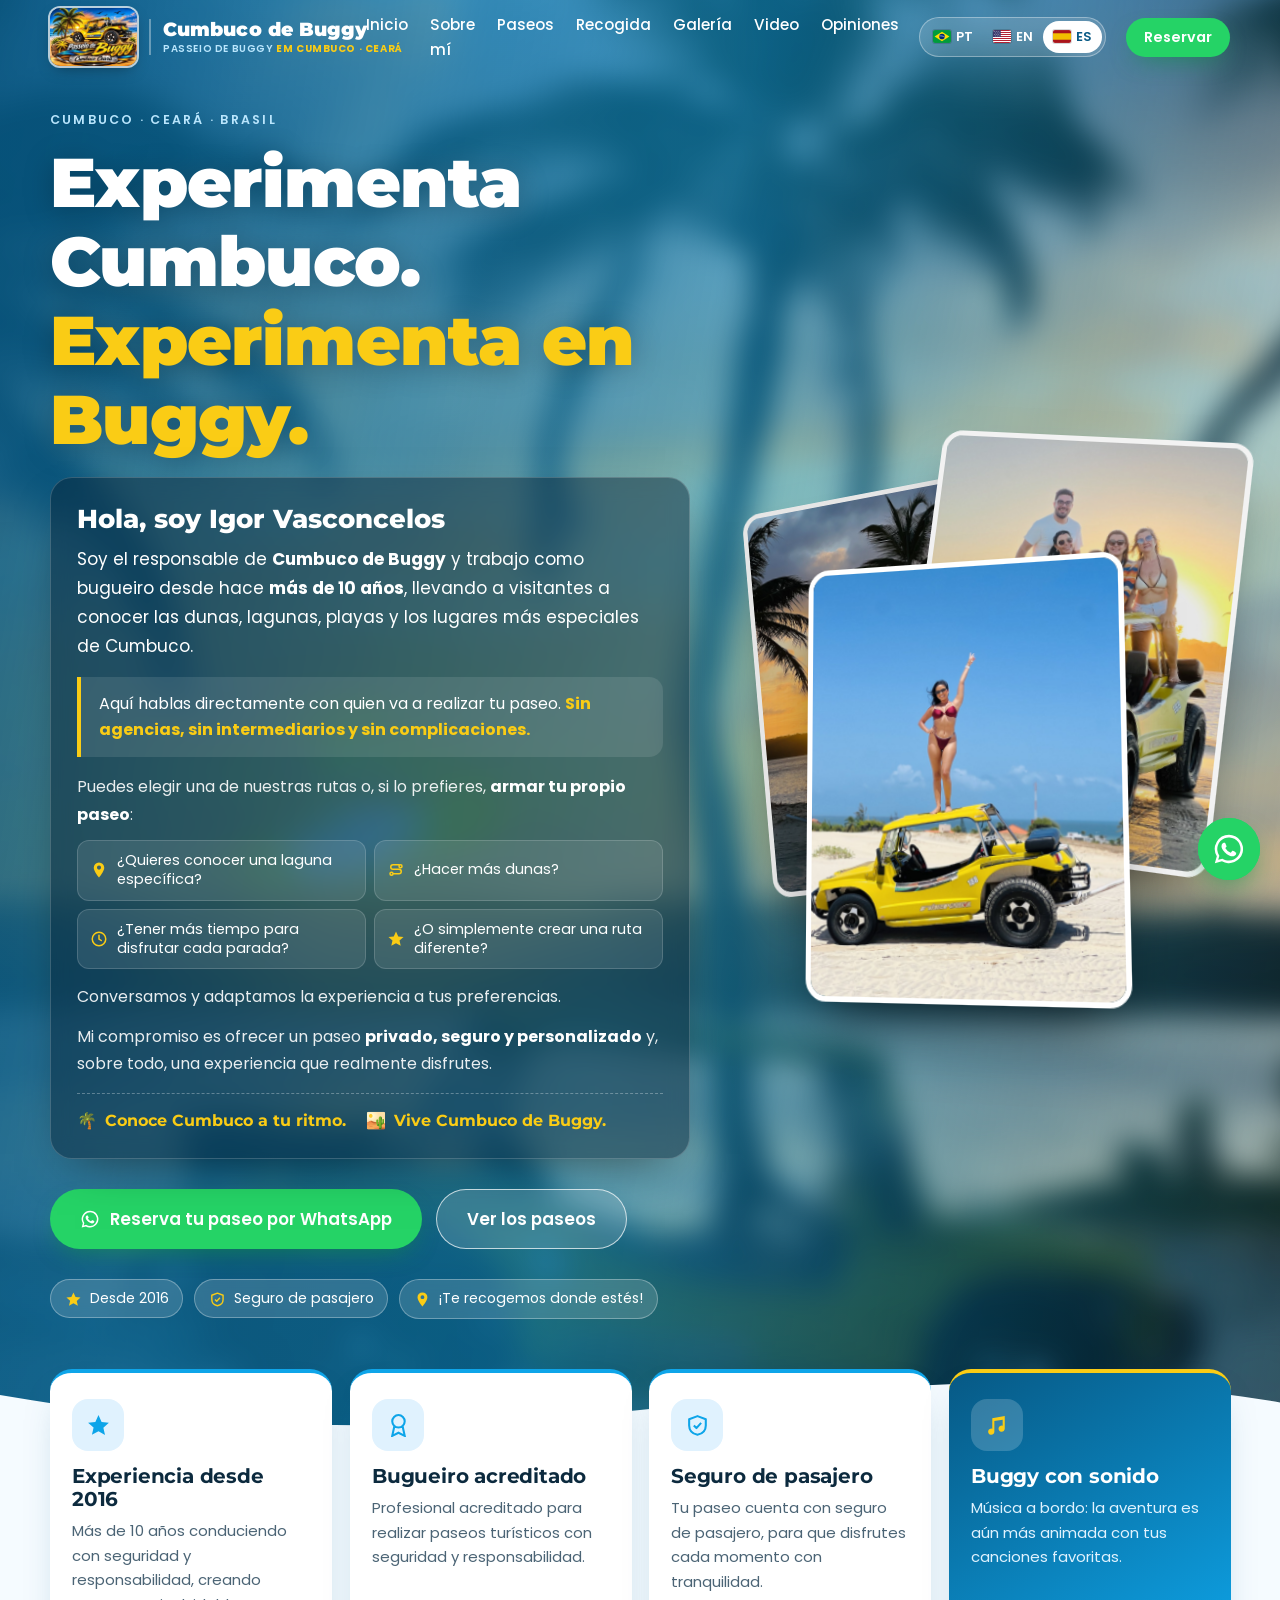
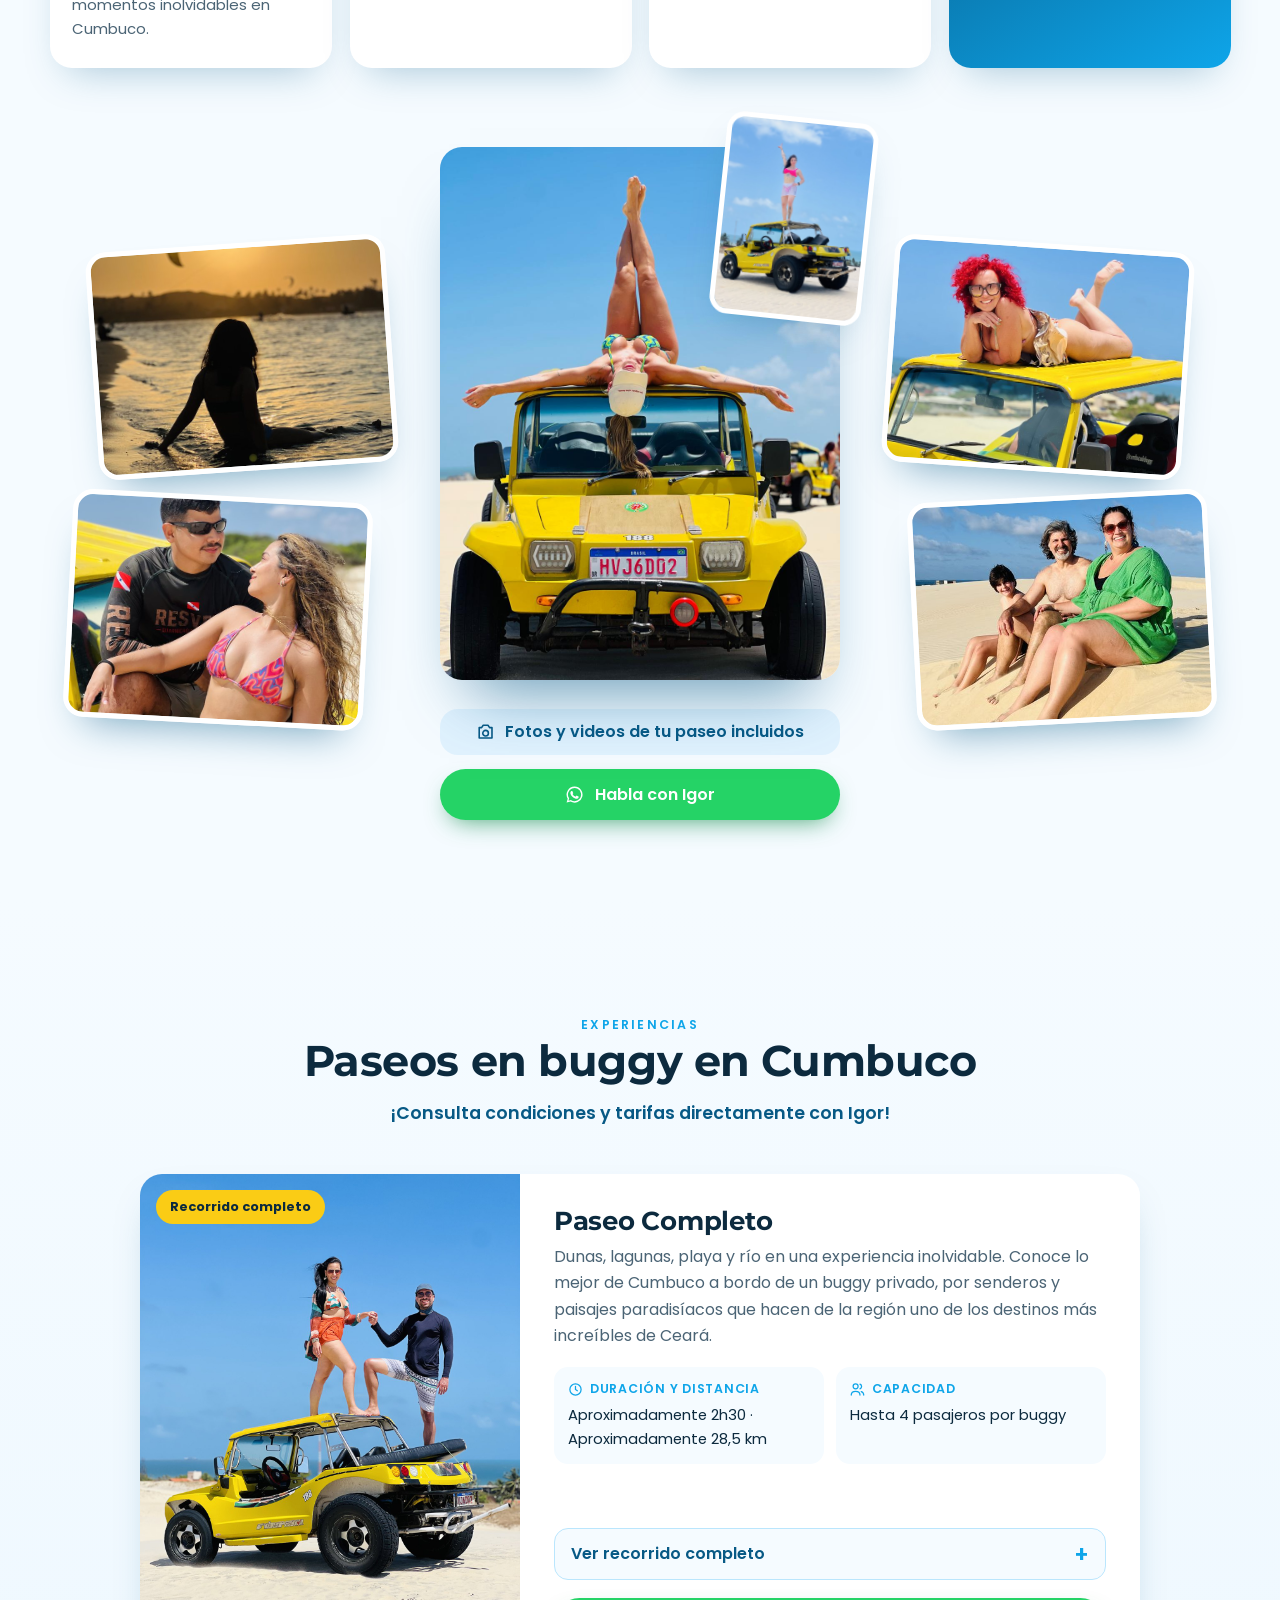
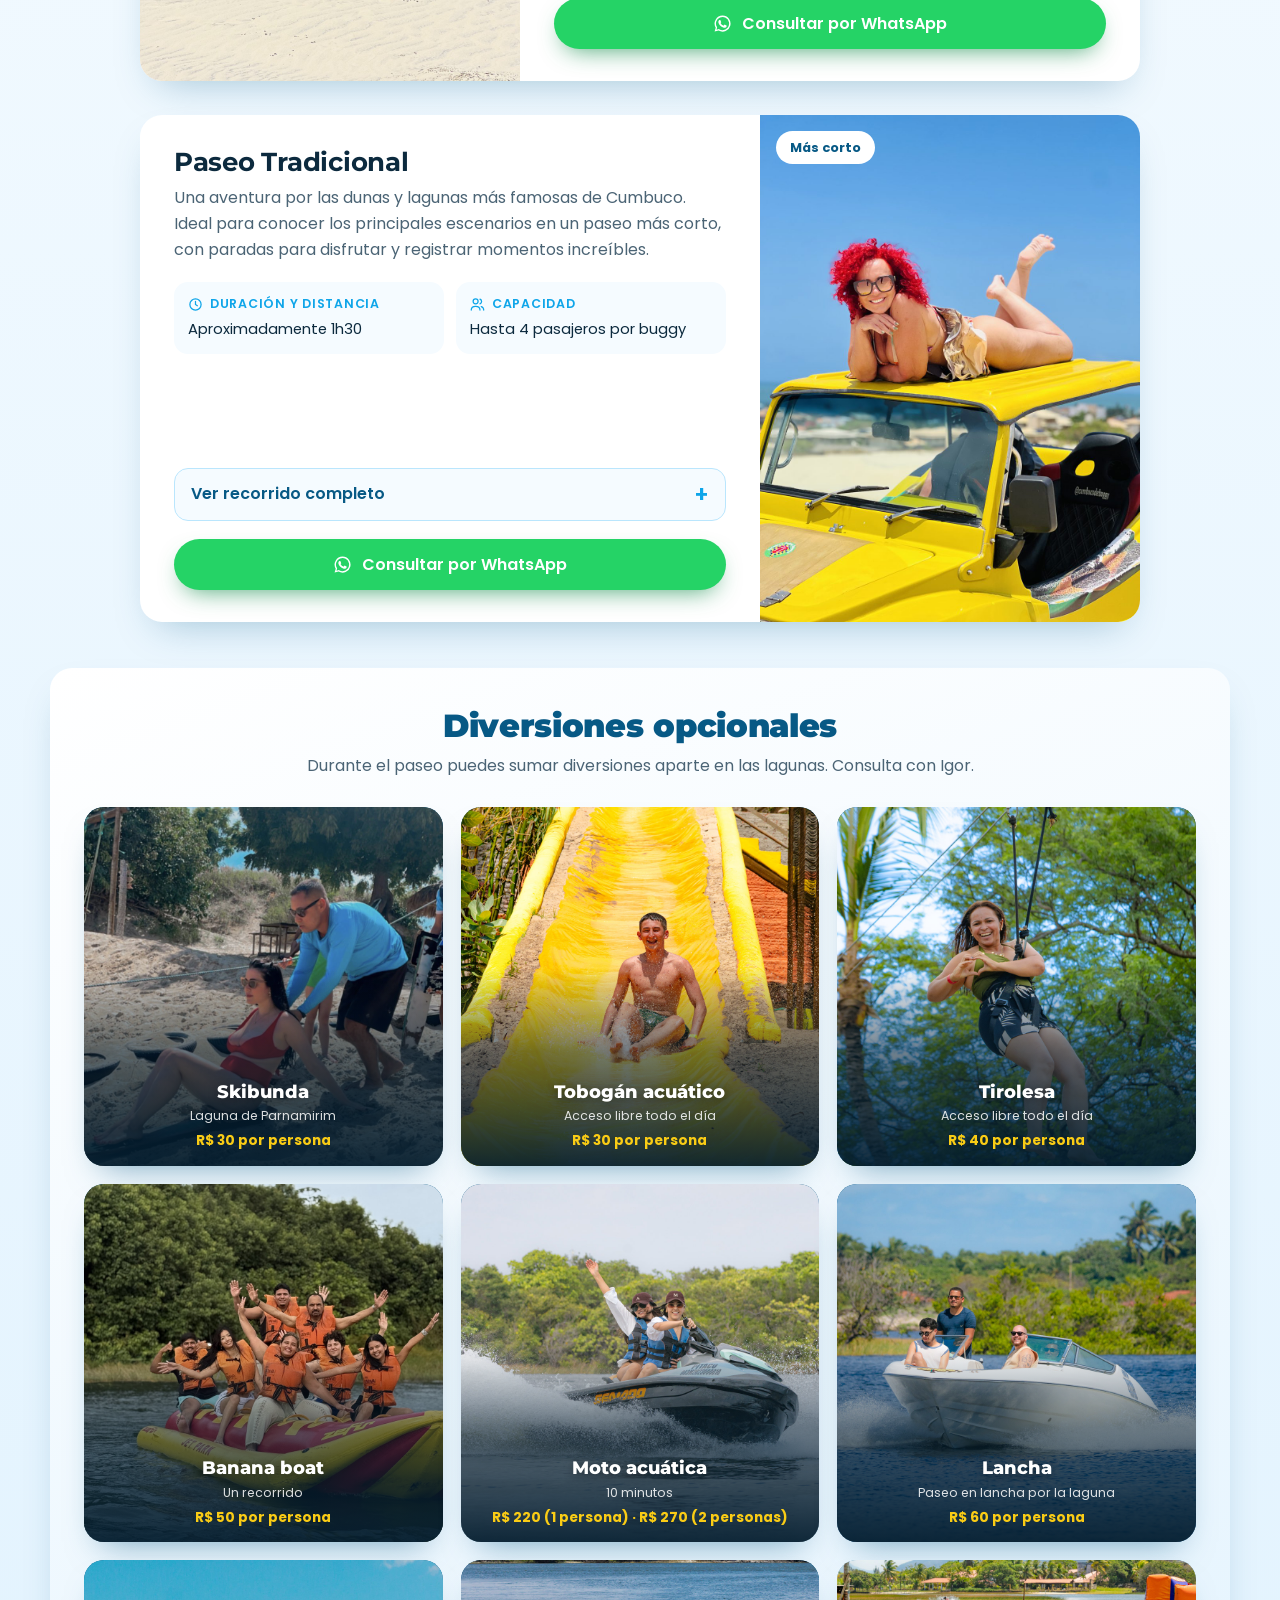
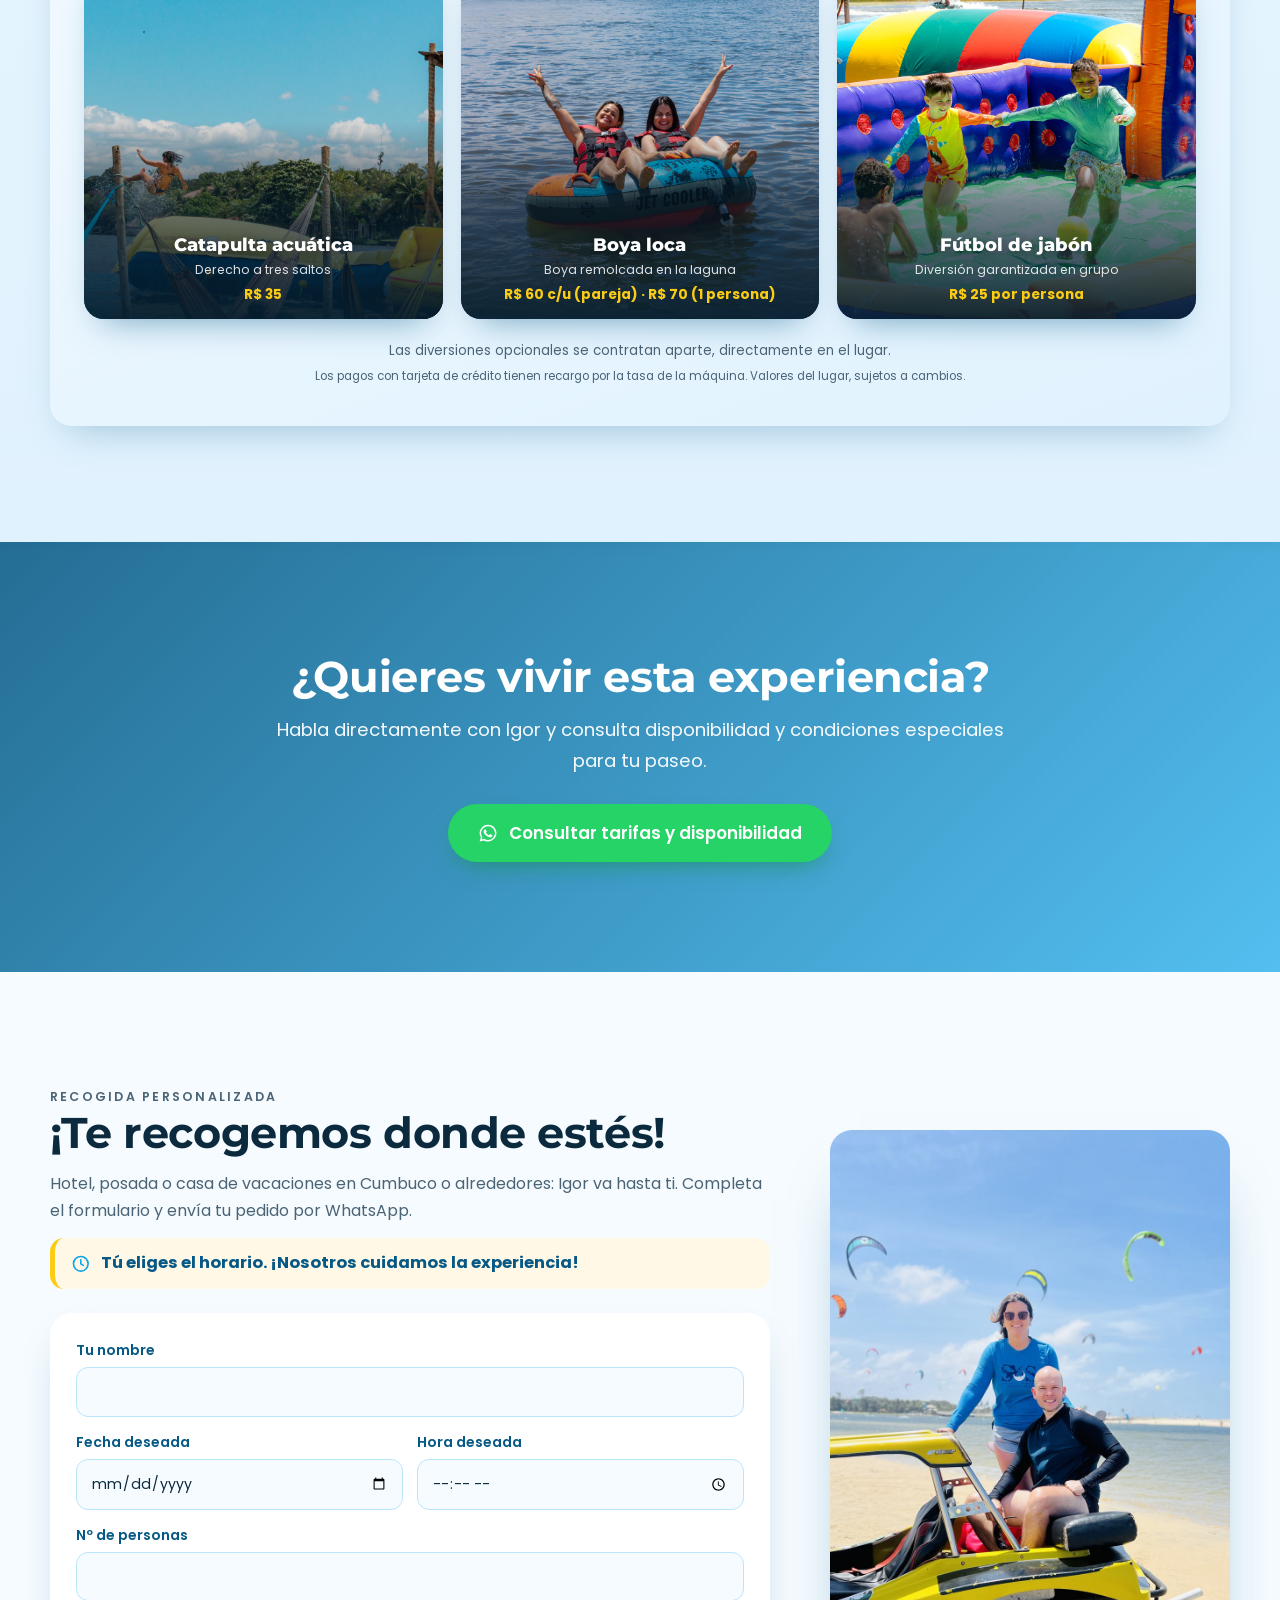
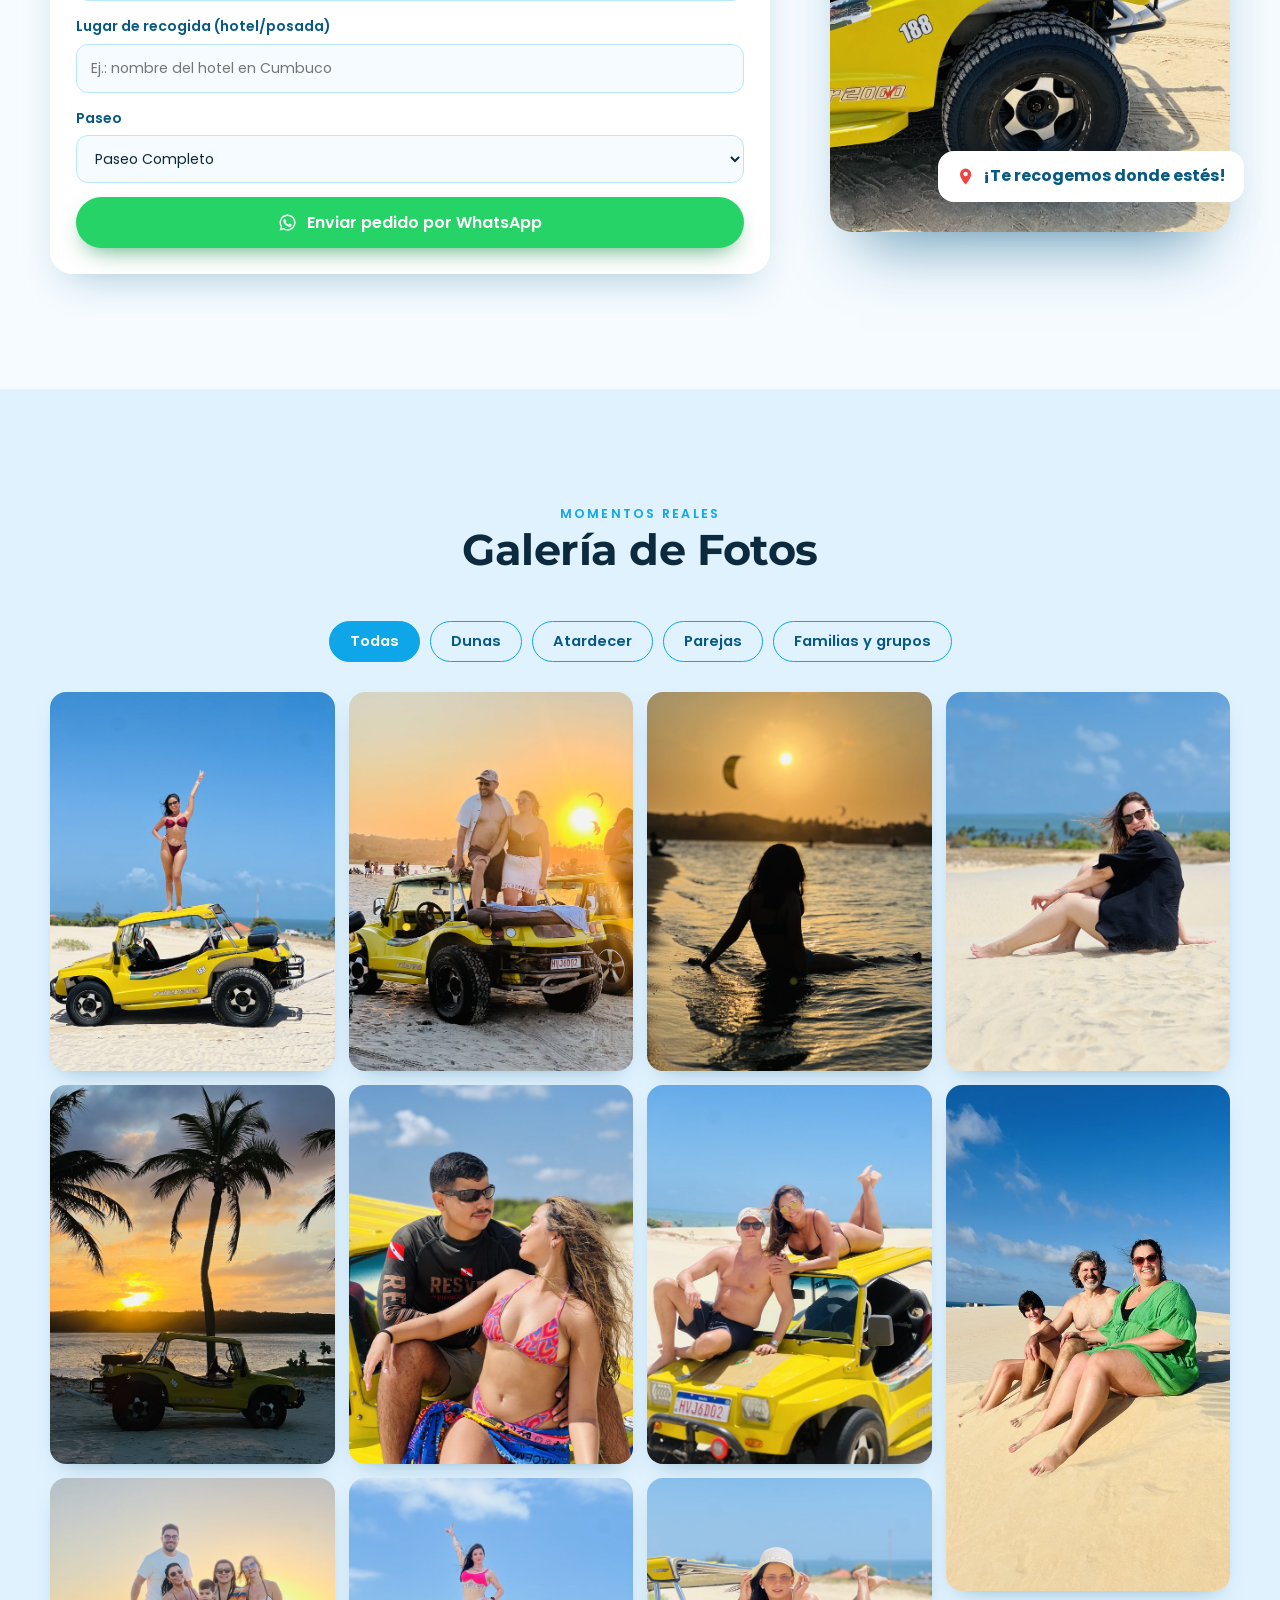
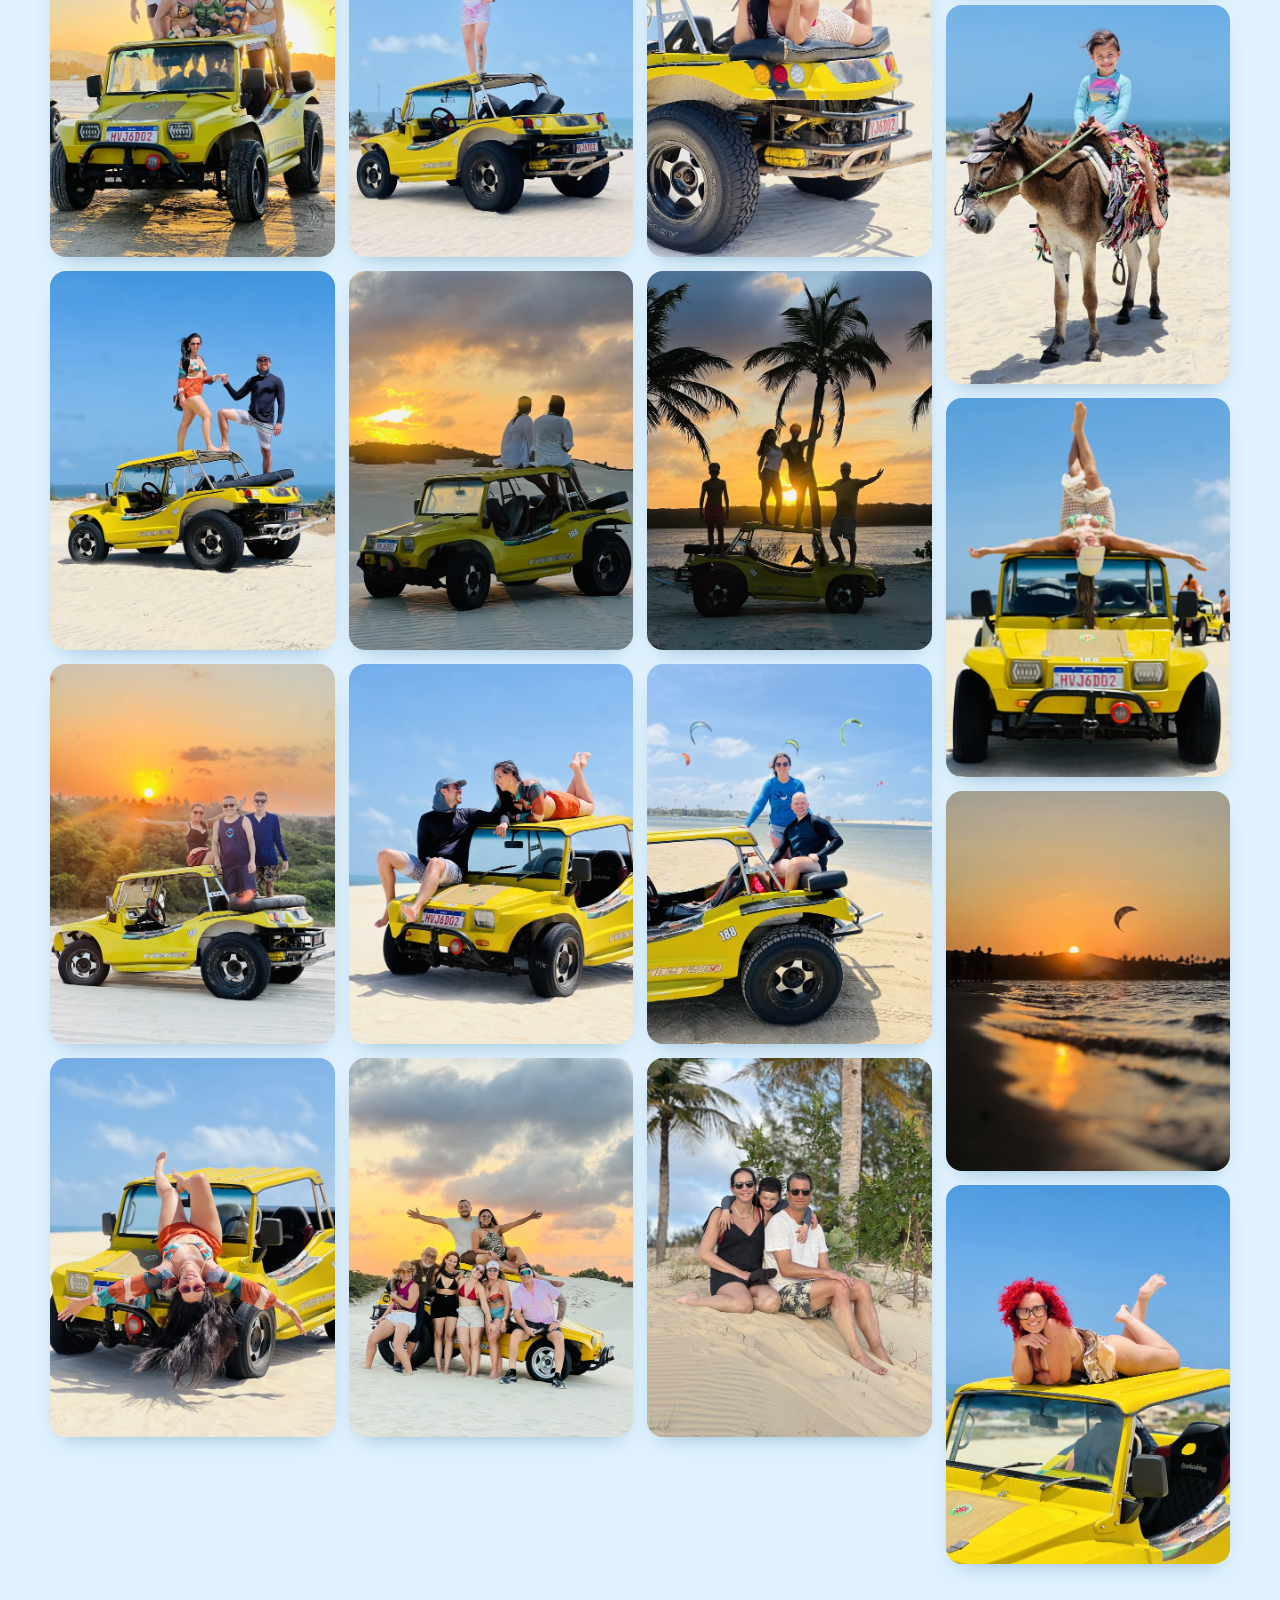
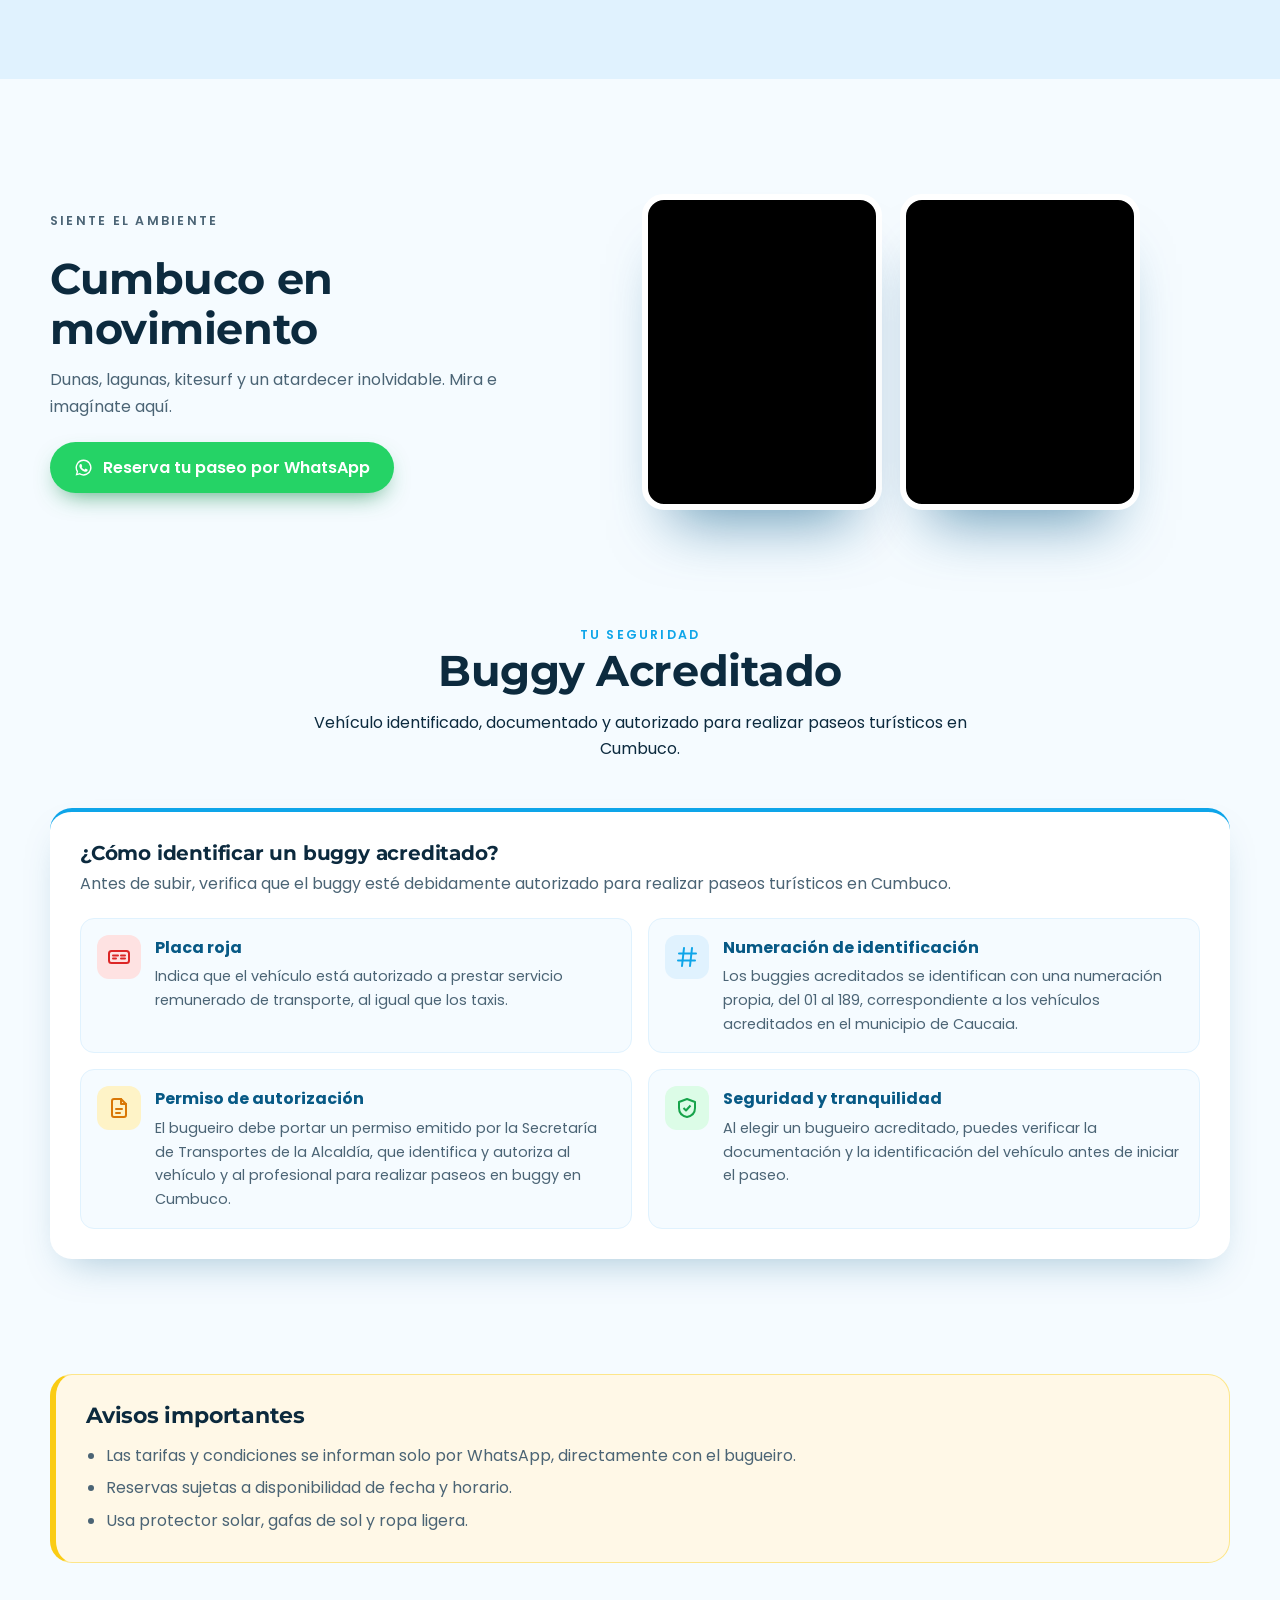
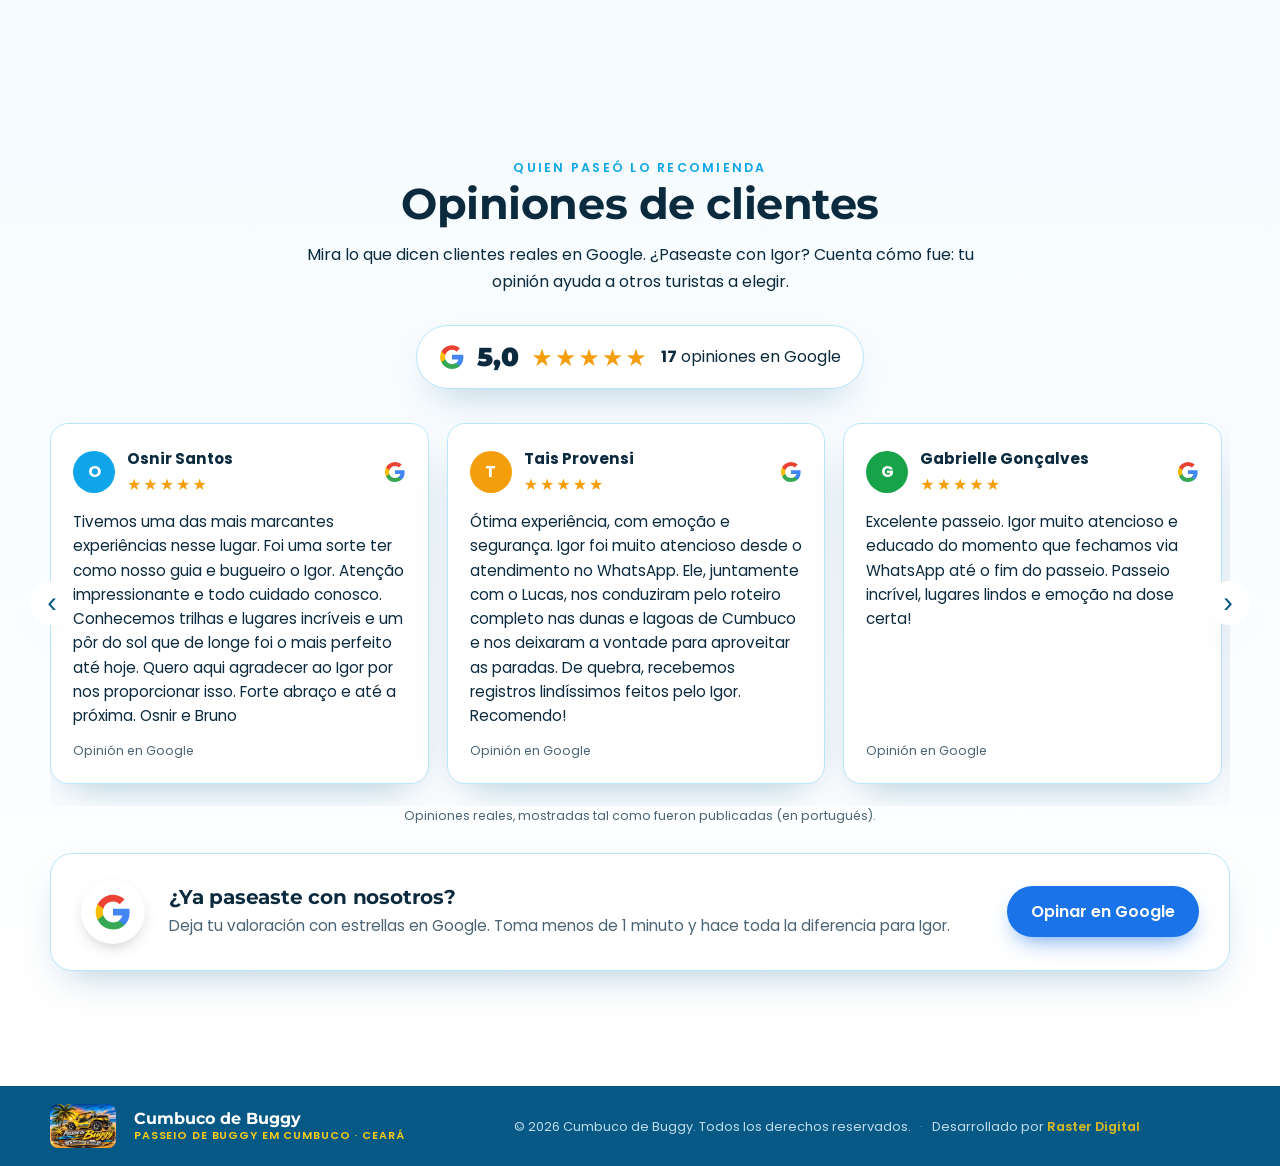
<file: es/index.html>
<!doctype html>
<html lang="es" data-lang="es">
<head>
<meta charset="utf-8">
<meta name="viewport" content="width=device-width, initial-scale=1">
<title>Paseo en Buggy por Cumbuco | Igor Vasconcelos — Bugueiro Acreditado</title>
<meta name="description" content="Paseo en buggy por las dunas de Cumbuco con Igor Vasconcelos: bugueiro acreditado desde 2016, seguro de paseo, buggy con sonido y te recogemos en tu hotel. Paseos turísticos en Cumbuco, Brasil — reserva por WhatsApp.">
<meta name="keywords" content="paseo en buggy por Cumbuco, paseos en buggy en Cumbuco, tour en buggy por las dunas de Cumbuco, paseos turísticos en Cumbuco Brasil">
<meta name="author" content="Igor Vasconcelos">
<meta name="theme-color" content="#0ea5e9">
<link rel="canonical" href="https://cumbucodebuggy.online/es/">
<link rel="alternate" hreflang="pt-BR" href="https://cumbucodebuggy.online/pt-br/">
<link rel="alternate" hreflang="en" href="https://cumbucodebuggy.online/en/">
<link rel="alternate" hreflang="es" href="https://cumbucodebuggy.online/es/">
<link rel="alternate" hreflang="x-default" href="https://cumbucodebuggy.online/pt-br/">
<meta property="og:type" content="website">
<meta property="og:locale" content="es_ES">
<meta property="og:title" content="Paseo en Buggy por Cumbuco | Igor Vasconcelos — Bugueiro Acreditado">
<meta property="og:description" content="Paseo en buggy por las dunas de Cumbuco con Igor Vasconcelos: bugueiro acreditado desde 2016, seguro de paseo, buggy con sonido y te recogemos en tu hotel. Paseos turísticos en Cumbuco, Brasil — reserva por WhatsApp.">
<meta property="og:url" content="https://cumbucodebuggy.online/es/">
<meta property="og:image" content="https://cumbucodebuggy.online/assets/img/logo-grande.jpg">
<meta name="twitter:card" content="summary_large_image">
<link rel="icon" href="../assets/img/logo.jpg">
<link rel="preconnect" href="https://fonts.googleapis.com">
<link rel="preconnect" href="https://fonts.gstatic.com" crossorigin>
<link href="https://fonts.googleapis.com/css2?family=Montserrat:wght@700;800;900&family=Poppins:wght@400;500;600&display=swap" rel="stylesheet">
<link rel="preload" as="image" href="../assets/img/coqueiros-por-do-sol-buggy.jpg">
<link rel="stylesheet" href="../assets/css/style.css?v=12">
<script type="application/ld+json">
{"@context":"https://schema.org","@type":"TouristTrip","name":"Paseo Completo","description":"Paseo en buggy por las dunas de Cumbuco con Igor Vasconcelos: bugueiro acreditado desde 2016, seguro de paseo, buggy con sonido y te recogemos en tu hotel. Paseos turísticos en Cumbuco, Brasil — reserva por WhatsApp.","touristType":"Leisure","inLanguage":"es","url":"https://cumbucodebuggy.online/es/","image":"https://cumbucodebuggy.online/assets/img/dunas-buggy-casal.jpg","provider":{"@type":"LocalBusiness","name":"Igor Vasconcelos — Buggy Cumbuco","telephone":"+5585997126836","url":"https://cumbucodebuggy.online/","logo":"https://cumbucodebuggy.online/assets/img/logo-grande.jpg","areaServed":["Cumbuco","Caucaia","Fortaleza","Ceará"],"foundingDate":"2016"}}
</script>
</head>
<body>
<a class="skip" href="#main" data-i18n="a11y.skip">Saltar al contenido</a>

<header class="header" id="top">
  <div class="container header-in">
    <a href="#top" class="logo" aria-label="Igor Vasconcelos — Buggy Cumbuco">
      <img class="logo-img" src="../assets/img/logo.jpg" alt="Passeio de Buggy Cumbuco Ceará" width="360" height="240">
      <span class="logo-txt"><strong>Cumbuco de Buggy</strong><small>Passeio de Buggy <b>em Cumbuco · Ceará</b></small></span>
    </a>
    <nav class="nav" id="nav" aria-label="Menu">
      <a href="#top" data-i18n="nav.home">Inicio</a>
      <a href="#sobre" data-i18n="nav.about">Sobre mí</a>
      <a href="#passeios" data-i18n="nav.tours">Paseos</a>
      <a href="#busca" data-i18n="nav.pickup">Recogida</a>
      <a href="#galeria" data-i18n="nav.gallery">Galería</a>
      <a href="#video" data-i18n="nav.video">Video</a>
      <a href="#avaliacoes" data-i18n="nav.reviews">Opiniones</a>
    </nav>
    <div class="lang" role="group" aria-label="Seleccionar idioma" data-i18n-aria="a11y.lang">
      <a href="../pt-br/" hreflang="pt-BR" data-lang="pt" aria-current="false"><svg class="flag" viewBox="0 0 28 20" aria-hidden="true"><rect width="28" height="20" fill="#009c3b"/><path d="M14 2.5 25.5 10 14 17.5 2.5 10z" fill="#ffdf00"/><circle cx="14" cy="10" r="4.4" fill="#002776"/><path d="M9.8 9.2c2.8-.5 5.8 0 8.3 1.6" stroke="#fff" stroke-width=".8" fill="none"/></svg> PT</a>
      <a href="../en/" hreflang="en" data-lang="en" aria-current="false"><svg class="flag" viewBox="0 0 28 20" aria-hidden="true"><rect width="28" height="20" fill="#fff"/><path d="M0 0h28v1.54H0zm0 3.08h28v1.54H0zm0 3.08h28v1.54H0zm0 3.08h28v1.54H0zm0 3.08h28v1.54H0zm0 3.08h28v1.54H0zm0 3.08h28V20H0z" fill="#b22234"/><rect width="12" height="10.8" fill="#3c3b6e"/><g fill="#fff"><circle cx="2" cy="2" r=".6"/><circle cx="5" cy="2" r=".6"/><circle cx="8" cy="2" r=".6"/><circle cx="3.5" cy="4.4" r=".6"/><circle cx="6.5" cy="4.4" r=".6"/><circle cx="9.5" cy="4.4" r=".6"/><circle cx="2" cy="6.8" r=".6"/><circle cx="5" cy="6.8" r=".6"/><circle cx="8" cy="6.8" r=".6"/><circle cx="3.5" cy="9.2" r=".6"/><circle cx="6.5" cy="9.2" r=".6"/><circle cx="9.5" cy="9.2" r=".6"/></g></svg> EN</a>
      <a href="../es/" hreflang="es" data-lang="es" aria-current="true"><svg class="flag" viewBox="0 0 28 20" aria-hidden="true"><rect width="28" height="20" fill="#aa151b"/><rect y="5" width="28" height="10" fill="#f1bf00"/></svg> ES</a>
    </div>
    <a class="btn btn-sm btn-wa header-cta" href="https://wa.me/5585997126836?text=%C2%A1Hola%2C%20Igor%21%20Me%20gustar%C3%ADa%20recibir%20m%C3%A1s%20informaci%C3%B3n%20sobre%20los%20paseos%20en%20buggy%20en%20Cumbuco." data-wa="wa.info" target="_blank" rel="noopener" data-i18n="nav.cta">Reservar</a>
    <button class="burger" id="burger" aria-expanded="false" aria-controls="nav" aria-label="Abrir menú" data-i18n-aria="a11y.menu"><span></span><span></span><span></span></button>
  </div>
</header>

<main id="main">
<!-- HERO -->
<section class="hero">
  <div class="hero-bg" data-depth="0.15"><img src="../assets/img/coqueiros-por-do-sol-buggy.jpg" alt="" fetchpriority="high"></div>
  <div class="hero-shade"></div>
  <div class="container hero-grid">
    <div class="hero-copy reveal">
      <p class="kicker" data-i18n="hero.kicker">Cumbuco · Ceará · Brasil</p>
      <h1 data-i18n="hero.title">Experimenta Cumbuco. <em>Experimenta en Buggy.</em></h1>
      <div class="hero-intro">
        <p class="intro-hi" data-i18n="about.title">Hola, soy Igor Vasconcelos</p>
        <p class="about-lead" data-i18n="about.p1">Soy el responsable de <strong>Cumbuco de Buggy</strong> y trabajo como bugueiro desde hace <strong>más de 10 años</strong>, llevando a visitantes a conocer las dunas, lagunas, playas y los lugares más especiales de Cumbuco.</p>
        <blockquote class="about-quote" data-i18n="about.quote">Aquí hablas directamente con quien va a realizar tu paseo. <strong>Sin agencias, sin intermediarios y sin complicaciones.</strong></blockquote>
        <p data-i18n="about.p2">Puedes elegir una de nuestras rutas o, si lo prefieres, <strong>armar tu propio paseo</strong>:</p>
        <ul class="about-ideas">
          <li><svg class="ico"><use href="#i-pin"/></svg><span data-i18n="about.q1">¿Quieres conocer una laguna específica?</span></li>
          <li><svg class="ico"><use href="#i-route"/></svg><span data-i18n="about.q2">¿Hacer más dunas?</span></li>
          <li><svg class="ico"><use href="#i-clock"/></svg><span data-i18n="about.q3">¿Tener más tiempo para disfrutar cada parada?</span></li>
          <li><svg class="ico"><use href="#i-star"/></svg><span data-i18n="about.q4">¿O simplemente crear una ruta diferente?</span></li>
        </ul>
        <p data-i18n="about.p3">Conversamos y adaptamos la experiencia a tus preferencias.</p>
        <p data-i18n="about.p4">Mi compromiso es ofrecer un paseo <strong>privado, seguro y personalizado</strong> y, sobre todo, una experiencia que realmente disfrutes.</p>
        <div class="about-sign">
          <span><i aria-hidden="true">🌴</i><em data-i18n="about.s1">Conoce Cumbuco a tu ritmo.</em></span>
          <span><i aria-hidden="true">🏜️</i><em data-i18n="about.s2">Vive Cumbuco de Buggy.</em></span>
        </div>
      </div>
      <div class="hero-ctas">
        <a class="btn btn-wa btn-lg" href="https://wa.me/5585997126836?text=%C2%A1Hola%2C%20Igor%21%20Me%20gustar%C3%ADa%20recibir%20m%C3%A1s%20informaci%C3%B3n%20sobre%20los%20paseos%20en%20buggy%20en%20Cumbuco." data-wa="wa.info" target="_blank" rel="noopener"><svg class="ico"><use href="#i-wa"/></svg><span data-i18n="hero.cta">Reserva tu paseo por WhatsApp</span></a>
        <a class="btn btn-ghost btn-lg" href="#passeios" data-i18n="hero.cta2">Ver los paseos</a>
      </div>
      <ul class="hero-badges">
        <li><svg class="ico"><use href="#i-star"/></svg><span data-i18n="hero.b1">Desde 2016</span></li>
        <li><svg class="ico"><use href="#i-shield"/></svg><span data-i18n="hero.b2">Seguro de pasajero</span></li>
        <li><svg class="ico"><use href="#i-pin"/></svg><span data-i18n="hero.b3">¡Te recogemos donde estés!</span></li>
      </ul>
    </div>
    <div class="hero-stack">
      <div class="stack3d" id="stack">
        <img class="p1" src="../assets/img/coqueiros-por-do-sol-buggy.jpg" alt="Buggy entre coqueiros no pôr do sol em Cumbuco">
        <img class="p2" src="../assets/img/familia-por-do-sol.jpg" alt="Família no buggy ao pôr do sol em Cumbuco">
        <img class="p0" src="../assets/img/dunas-mirante.jpg" alt="Turista em cima do buggy nas dunas de Cumbuco">
      </div>
    </div>
  </div>
  <svg class="wave" viewBox="0 0 1440 120" preserveAspectRatio="none" aria-hidden="true"><path d="M0 60c240 50 480 50 720 20s480-60 720-10v50H0z"/></svg>
</section>

<!-- CREDIBILIDADE -->
<section class="cred" aria-labelledby="cred-t">
  <div class="container">
    <h2 id="cred-t" class="sr-only" data-i18n="cred.title">Por qué pasear con Igor</h2>
    <div class="cred-grid">
      <article class="cred-card tilt reveal"><div class="cred-ico"><svg class="ico"><use href="#i-star"/></svg></div><h3 data-i18n="cred.1.t">Experiencia desde 2016</h3><p data-i18n="cred.1.d">Más de 10 años conduciendo con seguridad y responsabilidad, creando momentos inolvidables en Cumbuco.</p></article>
      <article class="cred-card tilt reveal"><div class="cred-ico"><svg class="ico"><use href="#i-badge"/></svg></div><h3 data-i18n="cred.2.t">Bugueiro acreditado</h3><p data-i18n="cred.2.d">Profesional acreditado para realizar paseos turísticos con seguridad y responsabilidad.</p></article>
      <article class="cred-card tilt reveal"><div class="cred-ico"><svg class="ico"><use href="#i-shield"/></svg></div><h3 data-i18n="cred.3.t">Seguro de pasajero</h3><p data-i18n="cred.3.d">Tu paseo cuenta con seguro de pasajero, para que disfrutes cada momento con tranquilidad.</p></article>
      <article class="cred-card tilt reveal cred-sound"><div class="cred-ico"><svg class="ico"><use href="#i-music"/></svg></div><h3 data-i18n="cred.4.t">Buggy con sonido</h3><p data-i18n="cred.4.d">Música a bordo: la aventura es aún más animada con tus canciones favoritas.</p><div class="eq" aria-hidden="true"><i></i><i></i><i></i><i></i><i></i></div></article>
    </div>
  </div>
</section>

<!-- SOBRE -->
<section class="section about" id="sobre">
  <div class="container about-grid">
    <div class="about-side side-l" aria-hidden="true">
      <figure class="side-ph reveal"><img src="../assets/img/thumb/lagoa-por-do-sol.jpg" alt="" loading="lazy"></figure>
      <figure class="side-ph reveal"><img src="../assets/img/thumb/casal-dunas-olhar.jpg" alt="" loading="lazy"></figure>
    </div>
    <div class="about-side side-r" aria-hidden="true">
      <figure class="side-ph reveal"><img src="../assets/img/thumb/buggy-som-relax.jpg" alt="" loading="lazy"></figure>
      <figure class="side-ph reveal"><img src="../assets/img/thumb/familia-areia.jpg" alt="" loading="lazy"></figure>
    </div>
    <div class="about-media reveal">
      <div class="frame3d tilt">
        <img src="../assets/img/buggy-frente.jpg?v=2" alt="Buggy amarillo de Igor Vasconcelos en las dunas de Cumbuco" data-i18n-alt="about.alt" loading="lazy" width="960" height="1280">
        
      </div>
      <img class="about-float" src="../assets/img/thumb/dunas-pose.jpg" alt="" aria-hidden="true" loading="lazy">
    </div>
    <div class="about-copy reveal">
      <p class="pill"><svg class="ico"><use href="#i-camera"/></svg><span data-i18n="about.highlight">Fotos y videos de tu paseo incluidos</span></p>
      <a class="btn btn-wa" href="https://wa.me/5585997126836?text=%C2%A1Hola%2C%20Igor%21%20Conoc%C3%AD%20tu%20sitio%20de%20paseos%20en%20buggy%20en%20Cumbuco%20y%20me%20gustar%C3%ADa%20recibir%20m%C3%A1s%20informaci%C3%B3n%20sobre%20los%20paseos%20y%20la%20disponibilidad." data-wa="wa.default" target="_blank" rel="noopener"><svg class="ico"><use href="#i-wa"/></svg><span data-i18n="foot.wa">Habla con Igor</span></a>
    </div>
  </div>
</section>

<!-- PASSEIOS -->
<section class="section tours" id="passeios">
  <div class="container">
    <header class="sec-head reveal">
      <p class="kicker" data-i18n="tours.kicker">Experiencias</p>
      <h2 data-i18n="tours.title">Paseos en buggy en Cumbuco</h2>
      <p class="sec-sub" data-i18n="tours.sub">¡Consulta condiciones y tarifas directamente con Igor!</p>
    </header>
    <div class="tour-grid">
      <article class="tour-card reveal">
        <div class="tour-img"><img src="../assets/img/dunas-buggy-casal.jpg" alt="Turistas sobre el buggy en las dunas de Cumbuco" data-i18n-alt="t1.alt" loading="lazy" width="960" height="1280"><span class="tag" data-i18n="t1.tag2">Recorrido completo</span></div>
        <div class="tour-body">
          <h3 data-i18n="t1.title">Paseo Completo</h3>
          <p data-i18n="t1.desc2">Dunas, lagunas, playa y río en una experiencia inolvidable. Conoce lo mejor de Cumbuco a bordo de un buggy privado, por senderos y paisajes paradisíacos que hacen de la región uno de los destinos más increíbles de Ceará.</p>
          <dl class="facts"><div><dt><svg class="ico"><use href="#i-clock"/></svg><span data-i18n="t1.time.t">Duración y distancia</span></dt><dd><span data-i18n="t1.time2">Aproximadamente 2h30</span> · <span data-i18n="t1.dist">Aproximadamente 28,5 km</span></dd></div><div><dt><svg class="ico"><use href="#i-users"/></svg><span data-i18n="t1.cap.t">Capacidad</span></dt><dd><span data-i18n="t1.cap">Hasta 4 pasajeros por buggy</span></dd></div></dl>
          <details class="itin"><summary><span data-i18n="tour.more">Ver recorrido completo</span></summary><h4 data-i18n="tour.stops">Recorrido del paseo</h4><p class="itin-intro" data-i18n="tour.intro">Salimos hacia un parque de dunas móviles rumbo a la primera parada:</p><ol class="stops"><li><b data-i18n="st.parna.t">Laguna de Parnamirim</b><span data-i18n="st.parna.d">La tradicional laguna del Skibunda y el tobogán acuático, uno de los puntos más famosos de Cumbuco.</span></li><li><b data-i18n="st.dunas.t">Parque de Dunas Móviles</b><span data-i18n="st.dunas.d">Recorrido emocionante por las dunas “con emoción” o “sin emoción”. Parada para fotos en el famoso Mirador de la Duna do Jegue (fotos incluidas).</span></li><li><b data-i18n="st.banana.t">Laguna del Banana</b><span data-i18n="st.banana.d">Momento de ocio con actividades opcionales: Tirolesa · Banana Boat · Boya Loca · Jet ski · Lancha · Fútbol de jabón · Catapulta.</span></li><li><b data-i18n="st.dunas2.t">Segundo Parque de Dunas Móviles</b><span data-i18n="st.dunas2.d">La aventura continúa por las dunas hacia el Río Cauípe, pasando por paisajes naturales increíbles.</span></li><li><b data-i18n="st.cauipe.t">Barra do Cauípe</b><span data-i18n="st.cauipe.d">Nuestra última parada es uno de los escenarios más especiales: el encuentro del río con el mar, rodeado de naturaleza y bellos paisajes.</span></li><li><b data-i18n="st.ret.t">Regreso</b><span data-i18n="st.ret.d">Luego regresamos.</span></li></ol><p class="t-note" data-i18n="tour.note">Observación: las actividades son opcionales y se cobran aparte.</p></details>
          <a class="btn btn-wa btn-block" href="https://wa.me/5585997126836?text=%C2%A1Hola%2C%20Igor%21%20Me%20interesa%20el%20Paseo%20Completo%20en%20buggy%20por%20Cumbuco.%20%C2%BFPodr%C3%ADas%20informarme%20tarifas%20y%20disponibilidad%3F" data-wa="wa.t1" target="_blank" rel="noopener"><svg class="ico"><use href="#i-wa"/></svg><span data-i18n="tours.btn">Consultar por WhatsApp</span></a>
        </div>
      </article>
      <article class="tour-card reveal">
        <div class="tour-img"><img src="../assets/img/passeio-tradicional.jpg" alt="Grupo sobre el buggy al atardecer entre cocoteros en Cumbuco" data-i18n-alt="t2.alt" loading="lazy" width="960" height="1280"><span class="tag tag-alt" data-i18n="t2.tag2">Más corto</span></div>
        <div class="tour-body">
          <h3 data-i18n="t2.title">Paseo Tradicional</h3>
          <p data-i18n="t2.desc2">Una aventura por las dunas y lagunas más famosas de Cumbuco. Ideal para conocer los principales escenarios en un paseo más corto, con paradas para disfrutar y registrar momentos increíbles.</p>
          <dl class="facts"><div><dt><svg class="ico"><use href="#i-clock"/></svg><span data-i18n="t1.time.t">Duración y distancia</span></dt><dd><span data-i18n="t2.time2">Aproximadamente 1h30</span></dd></div><div><dt><svg class="ico"><use href="#i-users"/></svg><span data-i18n="t1.cap.t">Capacidad</span></dt><dd><span data-i18n="t1.cap">Hasta 4 pasajeros por buggy</span></dd></div></dl>
          <details class="itin"><summary><span data-i18n="tour.more">Ver recorrido completo</span></summary><h4 data-i18n="tour.stops">Recorrido del paseo</h4><p class="itin-intro" data-i18n="tour.intro">Salimos hacia un parque de dunas móviles rumbo a la primera parada:</p><ol class="stops"><li><b data-i18n="st.parna.t">Laguna de Parnamirim</b><span data-i18n="st.parna.d">La tradicional laguna del Skibunda y el tobogán acuático, uno de los puntos más famosos de Cumbuco.</span></li><li><b data-i18n="st.dunas.t">Parque de Dunas Móviles</b><span data-i18n="st.dunas.d">Recorrido emocionante por las dunas “con emoción” o “sin emoción”. Parada para fotos en el famoso Mirador de la Duna do Jegue (fotos incluidas).</span></li><li><b data-i18n="st.banana.t">Laguna del Banana</b><span data-i18n="st.banana.d">Momento de ocio con actividades opcionales: Tirolesa · Banana Boat · Boya Loca · Jet ski · Lancha · Fútbol de jabón · Catapulta.</span></li><li><b data-i18n="st.back.t">Regreso por las dunas</b><span data-i18n="st.back.d">Luego regresamos por las dunas.</span></li></ol><p class="t-note" data-i18n="tour.note">Observación: las actividades son opcionales y se cobran aparte.</p></details>
          <a class="btn btn-wa btn-block" href="https://wa.me/5585997126836?text=%C2%A1Hola%2C%20Igor%21%20Me%20interesa%20el%20Paseo%20Tradicional%20en%20buggy%20por%20Cumbuco.%20%C2%BFPodr%C3%ADas%20enviarme%20detalles%2C%20tarifas%20y%20disponibilidad%3F" data-wa="wa.t2" target="_blank" rel="noopener"><svg class="ico"><use href="#i-wa"/></svg><span data-i18n="tours.btn">Consultar por WhatsApp</span></a>
        </div>
      </article>
    </div>

    <div class="optional reveal">
      <h3 data-i18n="opt.title">Diversiones opcionales</h3>
      <p data-i18n="opt.sub">Durante el paseo puedes sumar diversiones aparte en las lagunas. Consulta con Igor.</p>
      <ul class="op-grid">
        <li class="op"><div class="op-pic"><img src="../assets/img/brincadeiras/skibunda.jpg?v=2" alt="" width="1000" height="1000" loading="lazy"></div><b data-i18n="opt.9">Skibunda</b><span class="op-price" data-i18n="op.skibunda.p">R$ 30 por persona</span><small data-i18n="op.skibunda.d">Laguna de Parnamirim</small></li>
        <li class="op"><div class="op-pic"><img src="../assets/img/brincadeiras/toboagua.jpg?v=2" alt="" width="1000" height="1000" loading="lazy"></div><b data-i18n="opt.2">Tobogán acuático</b><span class="op-price" data-i18n="op.toboagua.p">R$ 30 por persona</span><small data-i18n="op.toboagua.d">Acceso libre todo el día</small></li>
        <li class="op"><div class="op-pic"><img src="../assets/img/brincadeiras/tirolesa.jpg?v=2" alt="" width="1000" height="1000" loading="lazy"></div><b data-i18n="opt.1">Tirolesa</b><span class="op-price" data-i18n="op.tirolesa.p">R$ 40 por persona</span><small data-i18n="op.tirolesa.d">Acceso libre todo el día</small></li>
        <li class="op"><div class="op-pic"><img src="../assets/img/brincadeiras/banana.jpg?v=2" alt="" width="1000" height="1000" loading="lazy"></div><b data-i18n="opt.5">Banana boat</b><span class="op-price" data-i18n="op.banana.p">R$ 50 por persona</span><small data-i18n="op.banana.d">Un recorrido</small></li>
        <li class="op"><div class="op-pic"><img src="../assets/img/brincadeiras/jetski.jpg?v=2" alt="" width="1000" height="1000" loading="lazy"></div><b data-i18n="opt.7">Moto acuática</b><span class="op-price" data-i18n="op.jetski.p">R$ 220 (1 persona) · R$ 270 (2 personas)</span><small data-i18n="op.jetski.d">10 minutos</small></li>
        <li class="op"><div class="op-pic"><img src="../assets/img/brincadeiras/lancha.jpg?v=2" alt="" width="1000" height="1000" loading="lazy"></div><b data-i18n="opt.8">Lancha</b><span class="op-price" data-i18n="op.lancha.p">R$ 60 por persona</span><small data-i18n="op.lancha.d">Paseo en lancha por la laguna</small></li>
        <li class="op"><div class="op-pic"><img src="../assets/img/brincadeiras/catapulta.jpg?v=2" alt="" width="1000" height="1000" loading="lazy"></div><b data-i18n="opt.3">Catapulta acuática</b><span class="op-price" data-i18n="op.catapulta.p">R$ 35</span><small data-i18n="op.catapulta.d">Derecho a tres saltos</small></li>
        <li class="op"><div class="op-pic"><img src="../assets/img/brincadeiras/boia.jpg?v=2" alt="" width="1000" height="1000" loading="lazy"></div><b data-i18n="opt.10">Boya loca</b><span class="op-price" data-i18n="op.boia.p">R$ 60 c/u (pareja) · R$ 70 (1 persona)</span><small data-i18n="op.boia.d">Boya remolcada en la laguna</small></li>
        <li class="op"><div class="op-pic"><img src="../assets/img/brincadeiras/futsabao.jpg?v=2" alt="" width="1000" height="1000" loading="lazy"></div><b data-i18n="opt.11">Fútbol de jabón</b><span class="op-price" data-i18n="op.futsabao.p">R$ 25 por persona</span><small data-i18n="op.futsabao.d">Diversión garantizada en grupo</small></li>
      </ul>
      <small data-i18n="opt.note">Las diversiones opcionales se contratan aparte, directamente en el lugar.</small>
      <small class="op-card" data-i18n="op.card">Los pagos con tarjeta de crédito tienen recargo por la tasa de la máquina. Valores del lugar, sujetos a cambios.</small>
    </div>
  </div>
</section>

<!-- FAIXA COMERCIAL -->
<section class="band">
  <div class="band-bg" data-depth="0.1"><img src="../assets/img/por-do-sol-grupo.jpg" alt="" loading="lazy"></div>
  <div class="container band-in reveal">
    <h2 data-i18n="band.title">¿Quieres vivir esta experiencia?</h2>
    <p data-i18n="band.text">Habla directamente con Igor y consulta disponibilidad y condiciones especiales para tu paseo.</p>
    <a class="btn btn-wa btn-lg" href="https://wa.me/5585997126836?text=%C2%A1Hola%2C%20Igor%21%20Me%20gustar%C3%ADa%20consultar%20las%20tarifas%20y%20la%20disponibilidad%20del%20paseo%20en%20buggy%20en%20Cumbuco." data-wa="wa.prices" target="_blank" rel="noopener"><svg class="ico"><use href="#i-wa"/></svg><span data-i18n="band.btn">Consultar tarifas y disponibilidad</span></a>
  </div>
</section>

<!-- BUSCA -->
<section class="section pickup" id="busca">
  <div class="container pickup-grid">
    <div class="pickup-copy reveal">
      <p class="kicker" data-i18n="pick.kicker">Recogida personalizada</p>
      <h2 data-i18n="pick.title">¡Te recogemos donde estés!</h2>
      <p data-i18n="pick.text">Hotel, posada o casa de vacaciones en Cumbuco o alrededores: Igor va hasta ti. Completa el formulario y envía tu pedido por WhatsApp.</p>
      <p class="pick-slogan"><svg class="ico"><use href="#i-clock"/></svg><span data-i18n="pick.slogan">Tú eliges el horario. ¡Nosotros cuidamos la experiencia!</span></p>
      <form class="pick-form" id="pickForm" novalidate>
        <label><span data-i18n="pick.name">Tu nombre</span><input id="f-name" name="name" autocomplete="name" required></label>
        <div class="row2">
          <label><span data-i18n="pick.date">Fecha deseada</span><input id="f-date" type="date" name="date"></label>
          <label><span data-i18n="pick.time">Hora deseada</span><input id="f-time" type="time" name="time" step="900"></label>
        </div>
        <label><span data-i18n="pick.people">Nº de personas</span><input id="f-people" type="number" name="people" min="1" max="20" inputmode="numeric"></label>
        <label><span data-i18n="pick.place">Lugar de recogida (hotel/posada)</span><input id="f-place" name="place" placeholder="Ej.: nombre del hotel en Cumbuco" data-i18n-ph="pick.placeholder"></label>
        <label><span data-i18n="pick.tour">Paseo</span>
          <select id="f-tour" name="tour"><option value="t1.title" data-i18n="t1.title">Paseo Completo</option><option value="t2.title" data-i18n="t2.title">Paseo Tradicional</option></select>
        </label>
        <a class="btn btn-wa btn-block" id="pickBtn" href="https://wa.me/5585997126836?text=%C2%A1Hola%2C%20Igor%21%20Me%20gustar%C3%ADa%20reservar%20un%20paseo%20en%20buggy%20en%20Cumbuco." target="_blank" rel="noopener"><svg class="ico"><use href="#i-wa"/></svg><span data-i18n="pick.btn">Enviar pedido por WhatsApp</span></a>
      </form>
    </div>
    <div class="pickup-media reveal">
      <div class="frame3d tilt"><img src="../assets/img/kitesurf-buggy.jpg" alt="Buggy en la playa de Cumbuco con kitesurf al fondo" data-i18n-alt="pick.alt" loading="lazy" width="960" height="1280"></div>
      <span class="pin-badge"><svg class="ico"><use href="#i-pin"/></svg><span data-i18n="hero.b3">¡Te recogemos donde estés!</span></span>
    </div>
  </div>
</section>

<!-- GALERIA -->
<section class="section gallery" id="galeria">
  <div class="container">
    <header class="sec-head reveal">
      <p class="kicker" data-i18n="gal.kicker">Momentos reales</p>
      <h2 data-i18n="gal.title">Galería de Fotos</h2>
    </header>
    <div class="filters" role="group">
      <button class="active" data-filter="all" data-i18n="gal.f.all">Todas</button>
      <button data-filter="dunas" data-i18n="gal.f.dunas">Dunas</button>
      <button data-filter="sunset" data-i18n="gal.f.sunset">Atardecer</button>
      <button data-filter="couples" data-i18n="gal.f.couples">Parejas</button>
      <button data-filter="groups" data-i18n="gal.f.groups">Familias y grupos</button>
    </div>
    <div class="g-grid">
<figure class="g-item" data-cat="dunas"><button type="button" data-full="../assets/img/dunas-mirante.jpg"><img src="../assets/img/thumb/dunas-mirante.jpg" alt="Posando sobre el buggy en las dunas" data-gcap="dunas-mirante" loading="lazy" width="480" height="640"></button></figure>
<figure class="g-item" data-cat="sunset"><button type="button" data-full="../assets/img/coqueiros-por-do-sol-buggy.jpg"><img src="../assets/img/thumb/coqueiros-por-do-sol-buggy.jpg" alt="Buggy entre cocoteros al atardecer" data-gcap="coqueiros-por-do-sol-buggy" loading="lazy" width="480" height="640"></button></figure>
<figure class="g-item" data-cat="sunset groups"><button type="button" data-full="../assets/img/familia-por-do-sol.jpg"><img src="../assets/img/thumb/familia-por-do-sol.jpg" alt="Familia en el buggy al atardecer" data-gcap="familia-por-do-sol" loading="lazy" width="480" height="640"></button></figure>
<figure class="g-item" data-cat="dunas couples"><button type="button" data-full="../assets/img/dunas-buggy-casal.jpg"><img src="../assets/img/thumb/dunas-buggy-casal.jpg" alt="Pareja sobre el buggy en las dunas" data-gcap="dunas-buggy-casal" loading="lazy" width="480" height="640"></button></figure>
<figure class="g-item" data-cat="sunset groups"><button type="button" data-full="../assets/img/por-do-sol-grupo.jpg"><img src="../assets/img/thumb/por-do-sol-grupo.jpg" alt="Amigos al atardecer" data-gcap="por-do-sol-grupo" loading="lazy" width="480" height="640"></button></figure>
<figure class="g-item" data-cat="dunas"><button type="button" data-full="../assets/img/dunas-buggy-diversao.jpg"><img src="../assets/img/thumb/dunas-buggy-diversao.jpg" alt="Diversión en las dunas de Cumbuco" data-gcap="dunas-buggy-diversao" loading="lazy" width="480" height="640"></button></figure>
<figure class="g-item" data-cat="sunset couples"><button type="button" data-full="../assets/img/casal-por-do-sol.jpg"><img src="../assets/img/thumb/casal-por-do-sol.jpg" alt="Pareja al atardecer en la playa" data-gcap="casal-por-do-sol" loading="lazy" width="480" height="640"></button></figure>
<figure class="g-item" data-cat="dunas couples"><button type="button" data-full="../assets/img/casal-dunas-olhar.jpg"><img src="../assets/img/thumb/casal-dunas-olhar.jpg" alt="Pareja enamorada en el buggy" data-gcap="casal-dunas-olhar" loading="lazy" width="480" height="640"></button></figure>
<figure class="g-item" data-cat="dunas"><button type="button" data-full="../assets/img/dunas-pose.jpg"><img src="../assets/img/thumb/dunas-pose.jpg" alt="Alegría sobre el buggy" data-gcap="dunas-pose" loading="lazy" width="480" height="640"></button></figure>
<figure class="g-item" data-cat="sunset couples"><button type="button" data-full="../assets/img/por-do-sol-dunas.jpg"><img src="../assets/img/thumb/por-do-sol-dunas.jpg" alt="Contemplando el atardecer en las dunas" data-gcap="por-do-sol-dunas" loading="lazy" width="480" height="640"></button></figure>
<figure class="g-item" data-cat="dunas couples"><button type="button" data-full="../assets/img/casal-buggy-dunas.jpg"><img src="../assets/img/thumb/casal-buggy-dunas.jpg" alt="Pareja disfrutando el paseo" data-gcap="casal-buggy-dunas" loading="lazy" width="480" height="640"></button></figure>
<figure class="g-item" data-cat="groups dunas"><button type="button" data-full="../assets/img/grupo-familia-dunas.jpg"><img src="../assets/img/thumb/grupo-familia-dunas.jpg" alt="Grupo reunido en las dunas" data-gcap="grupo-familia-dunas" loading="lazy" width="480" height="640"></button></figure>
<figure class="g-item" data-cat="sunset"><button type="button" data-full="../assets/img/lagoa-por-do-sol.jpg"><img src="../assets/img/thumb/lagoa-por-do-sol.jpg" alt="Atardecer en la laguna" data-gcap="lagoa-por-do-sol" loading="lazy" width="480" height="640"></button></figure>
<figure class="g-item" data-cat="dunas couples"><button type="button" data-full="../assets/img/casal-buggy-relax.jpg"><img src="../assets/img/thumb/casal-buggy-relax.jpg" alt="Pareja relajándose en el buggy" data-gcap="casal-buggy-relax" loading="lazy" width="480" height="640"></button></figure>
<figure class="g-item" data-cat="dunas"><button type="button" data-full="../assets/img/buggy-relax-chapeu.jpg"><img src="../assets/img/thumb/buggy-relax-chapeu.jpg" alt="Relajándose en el buggy junto al mar" data-gcap="buggy-relax-chapeu" loading="lazy" width="480" height="640"></button></figure>
<figure class="g-item" data-cat="sunset groups"><button type="button" data-full="../assets/img/coqueiros-por-do-sol-grupo.jpg"><img src="../assets/img/thumb/coqueiros-por-do-sol-grupo.jpg" alt="Grupo entre cocoteros" data-gcap="coqueiros-por-do-sol-grupo" loading="lazy" width="480" height="640"></button></figure>
<figure class="g-item" data-cat="couples groups"><button type="button" data-full="../assets/img/kitesurf-buggy.jpg"><img src="../assets/img/thumb/kitesurf-buggy.jpg" alt="Buggy en la playa del kitesurf" data-gcap="kitesurf-buggy" loading="lazy" width="480" height="640"></button></figure>
<figure class="g-item" data-cat="groups"><button type="button" data-full="../assets/img/familia-coqueiros.jpg"><img src="../assets/img/thumb/familia-coqueiros.jpg" alt="Familia entre cocoteros en las dunas" data-gcap="familia-coqueiros" loading="lazy" width="480" height="640"></button></figure>
<figure class="g-item" data-cat="dunas"><button type="button" data-full="../assets/img/dunas-areia-branca.jpg"><img src="../assets/img/thumb/dunas-areia-branca.jpg" alt="Arena blanca de Cumbuco" data-gcap="dunas-areia-branca" loading="lazy" width="480" height="640"></button></figure>
<figure class="g-item" data-cat="groups dunas"><button type="button" data-full="../assets/img/familia-areia.jpg"><img src="../assets/img/thumb/familia-areia.jpg" alt="Familia disfrutando las dunas" data-gcap="familia-areia" loading="lazy" width="480" height="640"></button></figure>
<figure class="g-item" data-cat="groups"><button type="button" data-full="../assets/img/passeio-jumento.jpg"><img src="../assets/img/thumb/passeio-jumento.jpg" alt="Niña paseando en burro en las dunas" data-gcap="passeio-jumento" loading="lazy" width="480" height="640"></button></figure>
<figure class="g-item" data-cat="dunas"><button type="button" data-full="../assets/img/buggy-frente.jpg"><img src="../assets/img/thumb/buggy-frente.jpg" alt="El buggy amarillo de Igor" data-gcap="buggy-frente" loading="lazy" width="480" height="640"></button></figure>
<figure class="g-item" data-cat="sunset"><button type="button" data-full="../assets/img/por-do-sol-kite.jpg"><img src="../assets/img/thumb/por-do-sol-kite.jpg" alt="Kitesurf al atardecer" data-gcap="por-do-sol-kite" loading="lazy" width="480" height="640"></button></figure>
<figure class="g-item" data-cat="dunas"><button type="button" data-full="../assets/img/buggy-som-relax.jpg"><img src="../assets/img/thumb/buggy-som-relax.jpg" alt="Relajándose en el buggy con música" data-gcap="buggy-som-relax" loading="lazy" width="480" height="640"></button></figure>
    </div>
  </div>
</section>

<!-- VIDEO -->
<section class="section video" id="video">
  <div class="container video-grid">
    <div class="video-copy reveal">
      <p class="kicker" data-i18n="vid.kicker">Siente el ambiente</p>
      <h2 data-i18n="vid.title">Cumbuco en movimiento</h2>
      <p data-i18n="vid.text">Dunas, lagunas, kitesurf y un atardecer inolvidable. Mira e imagínate aquí.</p>
      <a class="btn btn-wa" href="https://wa.me/5585997126836?text=%C2%A1Hola%2C%20Igor%21%20Conoc%C3%AD%20tu%20sitio%20de%20paseos%20en%20buggy%20en%20Cumbuco%20y%20me%20gustar%C3%ADa%20recibir%20m%C3%A1s%20informaci%C3%B3n%20sobre%20los%20paseos%20y%20la%20disponibilidad." data-wa="wa.default" target="_blank" rel="noopener"><svg class="ico"><use href="#i-wa"/></svg><span data-i18n="hero.cta">Reserva tu paseo por WhatsApp</span></a>
    </div>
    <div class="video-pair reveal">
      <div class="video-frame">
        <video autoplay muted loop playsinline preload="auto" aria-label="Video de las dunas y playas de Cumbuco" data-i18n-aria="a11y.video">
          <source src="../assets/video/cumbuco-1.mp4#t=0.1" type="video/mp4">
        </video>
      </div>
      <div class="video-frame">
        <video autoplay muted loop playsinline preload="auto" aria-label="Video de las dunas y playas de Cumbuco" data-i18n-aria="a11y.video">
          <source src="../assets/video/cumbuco-2.mp4#t=0.1" type="video/mp4">
        </video>
      </div>
    </div>
  </div>
</section>

<!-- BUGGY CREDENCIADO -->
<section class="section credenc" id="credenciado">
  <div class="container">
    <header class="sec-head reveal">
      <p class="kicker" data-i18n="cr.kicker">Tu seguridad</p>
      <h2 data-i18n="cr.title">Buggy Acreditado</h2>
      <p data-i18n="cr.text">Vehículo identificado, documentado y autorizado para realizar paseos turísticos en Cumbuco.</p>
    </header>
    <div class="cr-box reveal">
      <h3 data-i18n="cr.how">¿Cómo identificar un buggy acreditado?</h3>
      <p class="cr-lead" data-i18n="cr.how.d">Antes de subir, verifica que el buggy esté debidamente autorizado para realizar paseos turísticos en Cumbuco.</p>
      <ul class="cr-grid"><li class="cr-item"><span class="cr-ico cr-red"><svg class="ico"><use href="#i-plate"/></svg></span><div><b data-i18n="cr.1.t">Placa roja</b><p data-i18n="cr.1.d">Indica que el vehículo está autorizado a prestar servicio remunerado de transporte, al igual que los taxis.</p></div></li><li class="cr-item"><span class="cr-ico cr-blue"><svg class="ico"><use href="#i-hash"/></svg></span><div><b data-i18n="cr.2.t">Numeración de identificación</b><p data-i18n="cr.2.d">Los buggies acreditados se identifican con una numeración propia, del 01 al 189, correspondiente a los vehículos acreditados en el municipio de Caucaia.</p></div></li><li class="cr-item"><span class="cr-ico cr-sun"><svg class="ico"><use href="#i-doc"/></svg></span><div><b data-i18n="cr.3.t">Permiso de autorización</b><p data-i18n="cr.3.d">El bugueiro debe portar un permiso emitido por la Secretaría de Transportes de la Alcaldía, que identifica y autoriza al vehículo y al profesional para realizar paseos en buggy en Cumbuco.</p></div></li><li class="cr-item"><span class="cr-ico cr-green"><svg class="ico"><use href="#i-shield"/></svg></span><div><b data-i18n="cr.4.t">Seguridad y tranquilidad</b><p data-i18n="cr.4.d">Al elegir un bugueiro acreditado, puedes verificar la documentación y la identificación del vehículo antes de iniciar el paseo.</p></div></li></ul>
    </div>
  </div>
</section>
<!-- AVISOS -->
<section class="notice">
  <div class="container notice-in reveal">
    <h2 data-i18n="notice.title">Avisos importantes</h2>
    <ul>
      <li data-i18n="notice.1">Las tarifas y condiciones se informan solo por WhatsApp, directamente con el bugueiro.</li>
      <li data-i18n="notice.2">Reservas sujetas a disponibilidad de fecha y horario.</li>
      <li data-i18n="notice.3">Usa protector solar, gafas de sol y ropa ligera.</li>
    </ul>
  </div>
</section>
<!-- DEPOIMENTOS -->
<section class="section reviews" id="avaliacoes">
  <div class="container">
    <header class="sec-head reveal">
      <p class="kicker" data-i18n="rev.kicker">Quien paseó lo recomienda</p>
      <h2 data-i18n="rev.title">Opiniones de clientes</h2>
      <p data-i18n="rev.text">Mira lo que dicen clientes reales en Google. ¿Paseaste con Igor? Cuenta cómo fue: tu opinión ayuda a otros turistas a elegir.</p>
    </header>
    <div class="rev-score reveal">
      <svg viewBox="0 0 48 48" aria-hidden="true"><use href="#i-google"/></svg>
      <strong>5,0</strong><span class="rev-stars big" aria-hidden="true">★★★★★</span>
      <span><b>17</b> <span data-i18n="rev.count">opiniones en Google</span></span>
    </div>
    <div class="rev-wrap">
      <button class="rev-nav prev" type="button" aria-label="Opiniones anteriores" data-i18n-aria="a11y.revprev">‹</button>
      <div class="rev-track" id="revTrack">
<figure class="rev"><div class="rev-top"><span class="rev-av" style="background:#0ea5e9">O</span><div><b>Osnir Santos</b><span class="rev-stars" aria-label="5/5">★★★★★</span></div><svg class="rev-g" viewBox="0 0 48 48" aria-hidden="true"><use href="#i-google"/></svg></div><blockquote>Tivemos uma das mais marcantes experiências nesse lugar. Foi uma sorte ter como nosso guia e bugueiro o Igor. Atenção impressionante e todo cuidado conosco. Conhecemos trilhas e lugares incríveis e um pôr do sol que de longe foi o mais perfeito até hoje. Quero aqui agradecer ao Igor por nos proporcionar isso. Forte abraço e até a próxima. Osnir e Bruno</blockquote><figcaption><span data-i18n="rev.src">Opinión en Google</span></figcaption></figure>
<figure class="rev"><div class="rev-top"><span class="rev-av" style="background:#f59e0b">T</span><div><b>Tais Provensi</b><span class="rev-stars" aria-label="5/5">★★★★★</span></div><svg class="rev-g" viewBox="0 0 48 48" aria-hidden="true"><use href="#i-google"/></svg></div><blockquote>Ótima experiência, com emoção e segurança. Igor foi muito atencioso desde o atendimento no WhatsApp. Ele, juntamente com o Lucas, nos conduziram pelo roteiro completo nas dunas e lagoas de Cumbuco e nos deixaram a vontade para aproveitar as paradas. De quebra, recebemos registros lindíssimos feitos pelo Igor. Recomendo!</blockquote><figcaption><span data-i18n="rev.src">Opinión en Google</span></figcaption></figure>
<figure class="rev"><div class="rev-top"><span class="rev-av" style="background:#16a34a">G</span><div><b>Gabrielle Gonçalves</b><span class="rev-stars" aria-label="5/5">★★★★★</span></div><svg class="rev-g" viewBox="0 0 48 48" aria-hidden="true"><use href="#i-google"/></svg></div><blockquote>Excelente passeio. Igor muito atencioso e educado do momento que fechamos via WhatsApp até o fim do passeio. Passeio incrível, lugares lindos e emoção na dose certa!</blockquote><figcaption><span data-i18n="rev.src">Opinión en Google</span></figcaption></figure>
<figure class="rev"><div class="rev-top"><span class="rev-av" style="background:#8b5cf6">N</span><div><b>Nelson Marcos</b><span class="rev-stars" aria-label="5/5">★★★★★</span></div><svg class="rev-g" viewBox="0 0 48 48" aria-hidden="true"><use href="#i-google"/></svg></div><blockquote>O passeio foi super divertido. O buggueiro tem boa comunicação, deu dicas, chegou no horário combinado para nos buscar e deixou a gente curtir o passeio no nosso tempo. Recomendo.</blockquote><figcaption><span data-i18n="rev.src">Opinión en Google</span></figcaption></figure>
<figure class="rev"><div class="rev-top"><span class="rev-av" style="background:#ef4444">D</span><div><b>Daniela Badini Nacif</b><span class="rev-stars" aria-label="5/5">★★★★★</span></div><svg class="rev-g" viewBox="0 0 48 48" aria-hidden="true"><use href="#i-google"/></svg></div><blockquote>Foi excelente o passeio! O Igor me levou nos melhores lugares para conhecer e tirou as melhores fotos!! Recomendo muito!</blockquote><figcaption><span data-i18n="rev.src">Opinión en Google</span></figcaption></figure>
<figure class="rev"><div class="rev-top"><span class="rev-av" style="background:#0891b2">A</span><div><b>Andre Rego</b><span class="rev-stars" aria-label="5/5">★★★★★</span></div><svg class="rev-g" viewBox="0 0 48 48" aria-hidden="true"><use href="#i-google"/></svg></div><blockquote>Excelente atendimento! Guia Igor super educado e prestativo. Passeio top demais !!</blockquote><figcaption><span data-i18n="rev.src">Opinión en Google</span></figcaption></figure>
<figure class="rev"><div class="rev-top"><span class="rev-av" style="background:#db2777">M</span><div><b>Marcos Sobral</b><span class="rev-stars" aria-label="5/5">★★★★★</span></div><svg class="rev-g" viewBox="0 0 48 48" aria-hidden="true"><use href="#i-google"/></svg></div><blockquote>Ótimo passeio, condutor do Buggy super atencioso. Valor justo e ótimo atendimento</blockquote><figcaption><span data-i18n="rev.src">Opinión en Google</span></figcaption></figure>
<figure class="rev"><div class="rev-top"><span class="rev-av" style="background:#0ea5e9">T</span><div><b>Tiago Moura</b><span class="rev-stars" aria-label="5/5">★★★★★</span></div><svg class="rev-g" viewBox="0 0 48 48" aria-hidden="true"><use href="#i-google"/></svg></div><blockquote>Passeio espetacular, atendimento excelente do igor, valeu muito a pena</blockquote><figcaption><span data-i18n="rev.src">Opinión en Google</span></figcaption></figure>
<figure class="rev"><div class="rev-top"><span class="rev-av" style="background:#f59e0b">V</span><div><b>Vania Lucia</b><span class="rev-stars" aria-label="5/5">★★★★★</span></div><svg class="rev-g" viewBox="0 0 48 48" aria-hidden="true"><use href="#i-google"/></svg></div><blockquote>Passeio maravilho vale muito a pena , adorei</blockquote><figcaption><span data-i18n="rev.src">Opinión en Google</span></figcaption></figure>
<figure class="rev"><div class="rev-top"><span class="rev-av" style="background:#16a34a">M</span><div><b>Maria Francisca Cunha</b><span class="rev-stars" aria-label="5/5">★★★★★</span></div><svg class="rev-g" viewBox="0 0 48 48" aria-hidden="true"><use href="#i-google"/></svg></div><blockquote>Foi uma experiência inesquecível! Recomendo muito ❤️</blockquote><figcaption><span data-i18n="rev.src">Opinión en Google</span></figcaption></figure>
<figure class="rev"><div class="rev-top"><span class="rev-av" style="background:#8b5cf6">W</span><div><b>Warlen Silva</b><span class="rev-stars" aria-label="5/5">★★★★★</span></div><svg class="rev-g" viewBox="0 0 48 48" aria-hidden="true"><use href="#i-google"/></svg></div><blockquote>Passeio Sensacional</blockquote><figcaption><span data-i18n="rev.src">Opinión en Google</span></figcaption></figure>
      </div>
      <button class="rev-nav next" type="button" aria-label="Opiniones siguientes" data-i18n-aria="a11y.revnext">›</button>
    </div>
    <p class="rev-orig" data-i18n="rev.orig">Opiniones reales, mostradas tal como fueron publicadas (en portugués).</p>
    <div class="rev-cta reveal">
      <div class="g-badge" aria-hidden="true"><svg viewBox="0 0 48 48"><path fill="#4285F4" d="M45 24.5c0-1.6-.1-3.1-.4-4.5H24v8.5h11.8a10 10 0 0 1-4.4 6.6v5.5h7.1c4.2-3.9 6.5-9.6 6.5-16.1z"/><path fill="#34A853" d="M24 46c5.9 0 10.9-2 14.5-5.4l-7.1-5.5c-2 1.3-4.5 2.1-7.4 2.1-5.7 0-10.5-3.8-12.2-9H4.5v5.7A22 22 0 0 0 24 46z"/><path fill="#FBBC05" d="M11.8 28.2a13 13 0 0 1 0-8.4v-5.7H4.5a22 22 0 0 0 0 19.8z"/><path fill="#EA4335" d="M24 10.8c3.2 0 6.1 1.1 8.4 3.3l6.3-6.3A22 22 0 0 0 4.5 14.1l7.3 5.7c1.7-5.2 6.5-9 12.2-9z"/></svg></div>
      <div class="rev-cta-txt">
        <h3 data-i18n="rev.cta.t">¿Ya paseaste con nosotros?</h3>
        <p data-i18n="rev.cta.d">Deja tu valoración con estrellas en Google. Toma menos de 1 minuto y hace toda la diferencia para Igor.</p>
              </div>
      <div class="rev-cta-btns">
        <a class="btn btn-google" href="https://www.google.com/search?q=Cumbuco+de+buggy&amp;oq=Cumbuco+de+buggy&amp;gs_lcrp=EgZjaHJvbWUyBggAEEUYOTIICAEQABgWGB4yCAgCEAAYFhgeMggIAxAAGBYYHjIICAQQABgWGB4yCAgFEAAYFhgeMggIBhAAGBYYHjIGCAcQRRg80gEHODgxajBqN6gCCLACAfEFQpVpy0JiQGI&amp;sourceid=chrome&amp;source=chrome.ob&amp;ie=UTF-8#sv=[base64]" target="_blank" rel="noopener"><span data-i18n="rev.rate">Opinar en Google</span></a>
      </div>
    </div>
  </div>
</section>
</main>

<footer class="footer">
  <div class="container foot-row">
    <img class="f-logo" src="../assets/img/logo.jpg" alt="Passeio de Buggy Cumbuco Ceará" width="360" height="240" loading="lazy">
    <div class="f-id"><strong class="f-brand">Cumbuco de Buggy</strong><span class="f-sub">Passeio de Buggy em Cumbuco · Ceará</span></div>
    <p class="copy">© <span id="yr">2026</span> Cumbuco de Buggy. <span data-i18n="foot.rights">Todos los derechos reservados.</span> <span class="sep">·</span> <span class="dev"><span data-i18n="foot.dev">Desarrollado por</span> <a href="https://www.rasterdigital.com.br" target="_blank" rel="noopener">Raster Digital</a></span></p>
  </div>
</footer>

<!-- WhatsApp flutuante -->
<a class="wa-float" href="https://wa.me/5585997126836?text=%C2%A1Hola%2C%20Igor%21%20Conoc%C3%AD%20tu%20sitio%20de%20paseos%20en%20buggy%20en%20Cumbuco%20y%20me%20gustar%C3%ADa%20recibir%20m%C3%A1s%20informaci%C3%B3n%20sobre%20los%20paseos%20y%20la%20disponibilidad." data-wa="wa.default" target="_blank" rel="noopener" aria-label="Hablar con Igor por WhatsApp" data-i18n-aria="a11y.wa">
  <svg viewBox="0 0 24 24" aria-hidden="true"><use href="#i-wa" style="color:#fff"/></svg>
  <span class="wa-tip" data-i18n="foot.wa">Habla con Igor</span>
</a>

<a class="to-top" id="toTop" href="#top" aria-label="Volver al inicio" data-i18n-aria="a11y.top"><svg viewBox="0 0 24 24" aria-hidden="true"><path fill="none" stroke="currentColor" stroke-width="2.5" stroke-linecap="round" stroke-linejoin="round" d="m6 15 6-6 6 6"/></svg></a>

<!-- Lightbox -->
<div class="lb" id="lb" role="dialog" aria-modal="true" hidden>
  <button class="lb-x" aria-label="Cerrar" data-i18n-aria="a11y.close">×</button>
  <button class="lb-p" aria-label="Foto anterior" data-i18n-aria="a11y.prev">‹</button>
  <figure><img alt=""><figcaption></figcaption></figure>
  <button class="lb-n" aria-label="Foto siguiente" data-i18n-aria="a11y.next">›</button>
</div>

<svg width="0" height="0" style="position:absolute" aria-hidden="true">
  <symbol id="i-wa" viewBox="0 0 24 24"><path fill="currentColor" d="M12 2a10 10 0 0 0-8.6 15.1L2 22l5-1.3A10 10 0 1 0 12 2zm0 18.2c-1.6 0-3-.4-4.3-1.2l-.3-.2-3 .8.8-2.9-.2-.3A8.2 8.2 0 1 1 12 20.2zm4.5-6.1c-.2-.1-1.5-.7-1.7-.8s-.4-.1-.6.1-.6.8-.8 1-.3.2-.5.1a6.7 6.7 0 0 1-3.3-2.9c-.3-.4.2-.4.7-1.3l-.1-.4-.8-1.9c-.2-.5-.4-.4-.6-.4h-.5a.9.9 0 0 0-.7.3 2.9 2.9 0 0 0-.9 2.2c0 1.3.9 2.5 1 2.6s1.8 2.7 4.4 3.8c1.6.7 2.3.8 3.1.6.5-.1 1.5-.6 1.7-1.2s.2-1.1.2-1.2-.3-.2-.5-.3z"/></symbol>
  <symbol id="i-google" viewBox="0 0 48 48"><path fill="#4285F4" d="M45 24.5c0-1.6-.1-3.1-.4-4.5H24v8.5h11.8a10 10 0 0 1-4.4 6.6v5.5h7.1c4.2-3.9 6.5-9.6 6.5-16.1z"/><path fill="#34A853" d="M24 46c5.9 0 10.9-2 14.5-5.4l-7.1-5.5c-2 1.3-4.5 2.1-7.4 2.1-5.7 0-10.5-3.8-12.2-9H4.5v5.7A22 22 0 0 0 24 46z"/><path fill="#FBBC05" d="M11.8 28.2a13 13 0 0 1 0-8.4v-5.7H4.5a22 22 0 0 0 0 19.8z"/><path fill="#EA4335" d="M24 10.8c3.2 0 6.1 1.1 8.4 3.3l6.3-6.3A22 22 0 0 0 4.5 14.1l7.3 5.7c1.7-5.2 6.5-9 12.2-9z"/></symbol>
  <symbol id="i-star" viewBox="0 0 24 24"><path fill="currentColor" d="m12 2 3 6.6 7 .7-5.3 4.8 1.6 7L12 17.5 5.7 21l1.6-7L2 9.3l7-.7z"/></symbol>
  <symbol id="i-plate" viewBox="0 0 24 24"><g fill="none" stroke="currentColor" stroke-width="2" stroke-linecap="round" stroke-linejoin="round"><rect x="2" y="6" width="20" height="12" rx="2.5"/><path d="M6 10.5h5M6 13.5h3M14 10.5h4M14 13.5h4"/></g></symbol><symbol id="i-hash" viewBox="0 0 24 24"><g fill="none" stroke="currentColor" stroke-width="2" stroke-linecap="round" stroke-linejoin="round"><path d="M9 3 7 21M17 3l-2 18M4 8.5h17M3 15.5h17"/></g></symbol><symbol id="i-doc" viewBox="0 0 24 24"><g fill="none" stroke="currentColor" stroke-width="2" stroke-linecap="round" stroke-linejoin="round"><path d="M14 3H7a2 2 0 0 0-2 2v14a2 2 0 0 0 2 2h10a2 2 0 0 0 2-2V8z"/><path d="M14 3v5h5M9 13h6M9 17h4"/></g></symbol><symbol id="i-shield" viewBox="0 0 24 24"><path fill="none" stroke="currentColor" stroke-width="2" stroke-linejoin="round" d="M12 3 4 6v6c0 5 3.5 8 8 9 4.5-1 8-4 8-9V6zm-3.5 9 2.5 2.5 4.5-5"/></symbol>
  <symbol id="i-badge" viewBox="0 0 24 24"><path fill="none" stroke="currentColor" stroke-width="2" d="M12 2a6 6 0 1 1 0 12 6 6 0 0 1 0-12zm-4 11-2 9 6-3 6 3-2-9"/></symbol>
  <symbol id="i-music" viewBox="0 0 24 24"><path fill="currentColor" d="M9 18a3 3 0 1 1-2-2.8V5l12-2v12a3 3 0 1 1-2-2.8V6.4L9 7.8z"/></symbol>
  <symbol id="i-pin" viewBox="0 0 24 24"><path fill="currentColor" d="M12 2a7 7 0 0 0-7 7c0 5 7 13 7 13s7-8 7-13a7 7 0 0 0-7-7zm0 9.5A2.5 2.5 0 1 1 12 6a2.5 2.5 0 0 1 0 5.5z"/></symbol>
  <symbol id="i-camera" viewBox="0 0 24 24"><path fill="none" stroke="currentColor" stroke-width="2" stroke-linejoin="round" d="M4 7h3l2-3h6l2 3h3v13H4zm8 3.5a3.5 3.5 0 1 0 0 7 3.5 3.5 0 0 0 0-7z"/></symbol>
  <symbol id="i-route" viewBox="0 0 24 24"><path fill="none" stroke="currentColor" stroke-width="2" stroke-linecap="round" d="M6 19a2 2 0 1 0 0-4 2 2 0 0 0 0 4zM18 9a2 2 0 1 0 0-4 2 2 0 0 0 0 4zM8 17h8a3 3 0 0 0 0-6H8a3 3 0 0 1 0-6h8"/></symbol>
  <symbol id="i-clock" viewBox="0 0 24 24"><path fill="none" stroke="currentColor" stroke-width="2" stroke-linecap="round" d="M12 3a9 9 0 1 1 0 18 9 9 0 0 1 0-18zm0 4v5l3 2"/></symbol>
  <symbol id="i-users" viewBox="0 0 24 24"><path fill="none" stroke="currentColor" stroke-width="2" stroke-linecap="round" d="M9 11a4 4 0 1 0 0-8 4 4 0 0 0 0 8zm-7 10c0-4 3-6 7-6s7 2 7 6M16 3.5a4 4 0 0 1 0 7.5M22 21c0-3-1.5-5-4-5.7"/></symbol>
</svg>

<script src="../assets/js/i18n.js?v=11"></script>
<script src="../assets/js/main.js?v=11"></script>
</body>
</html>
</file>
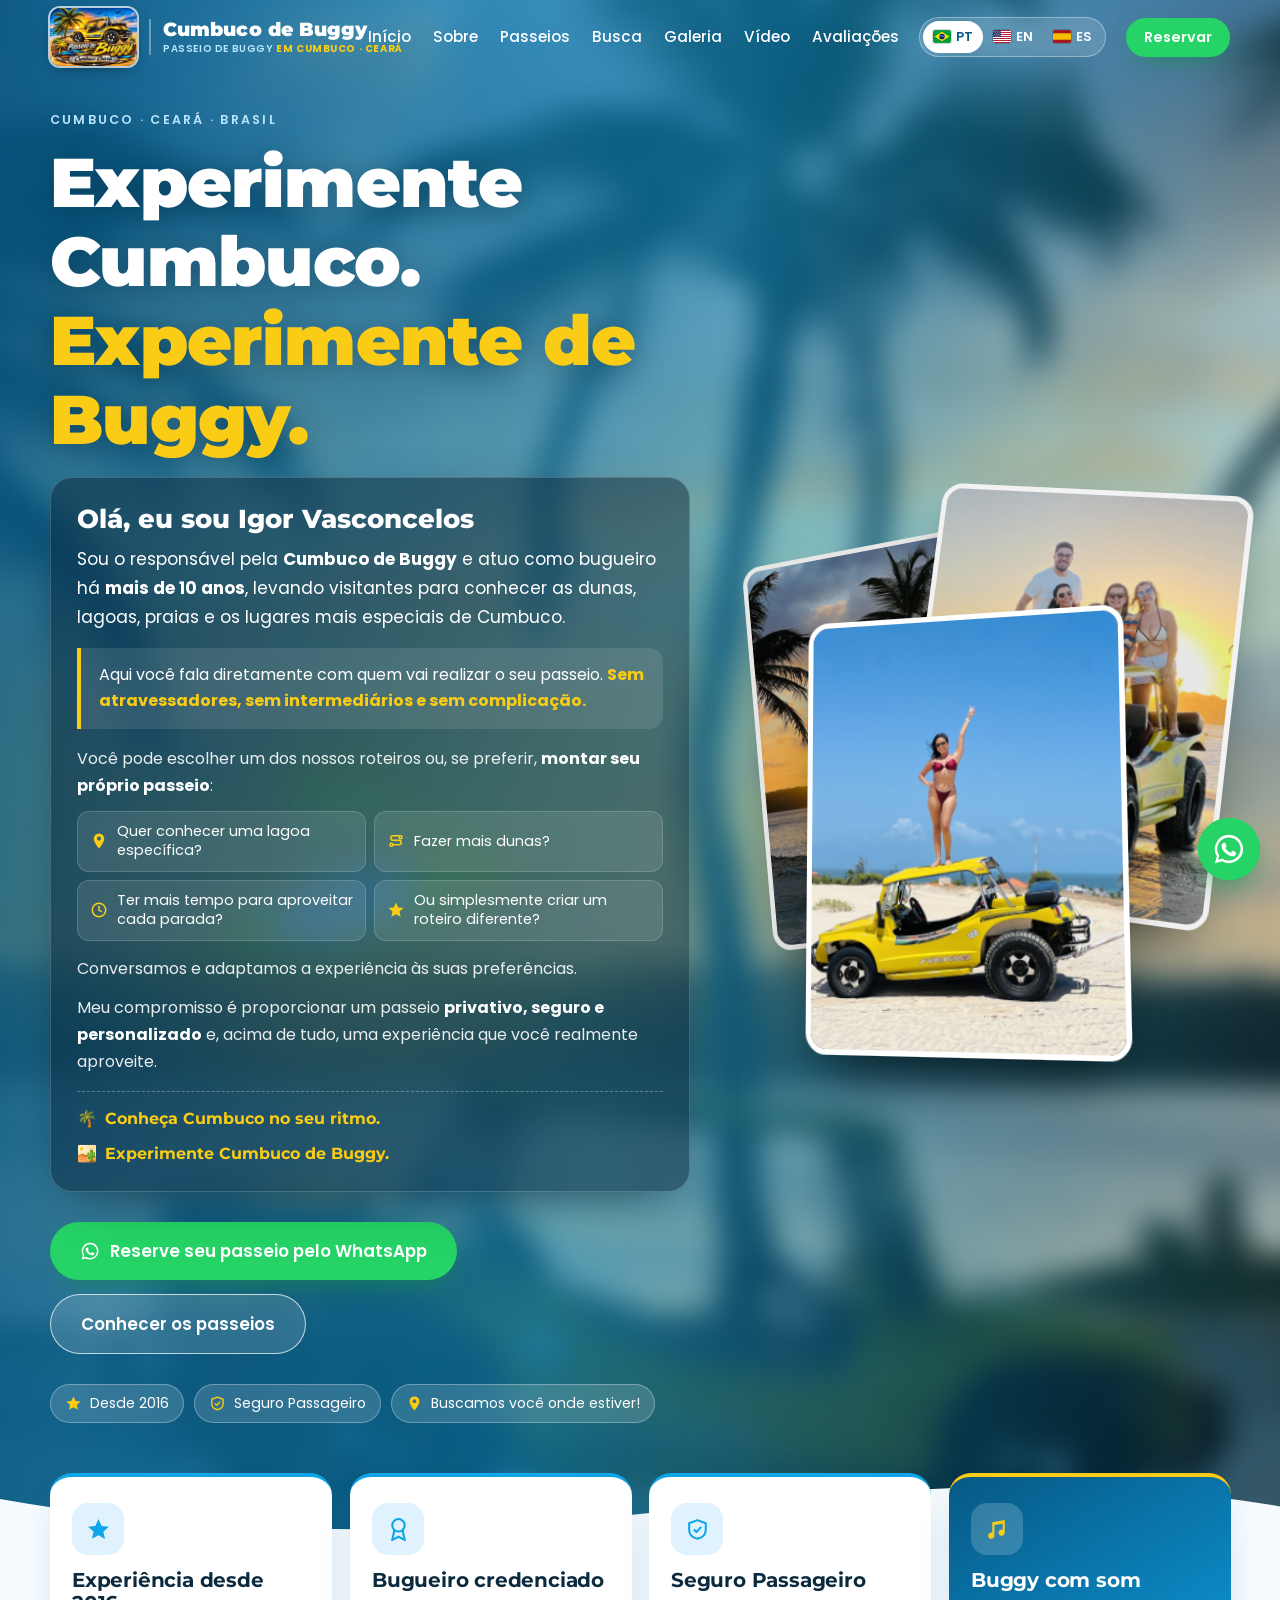
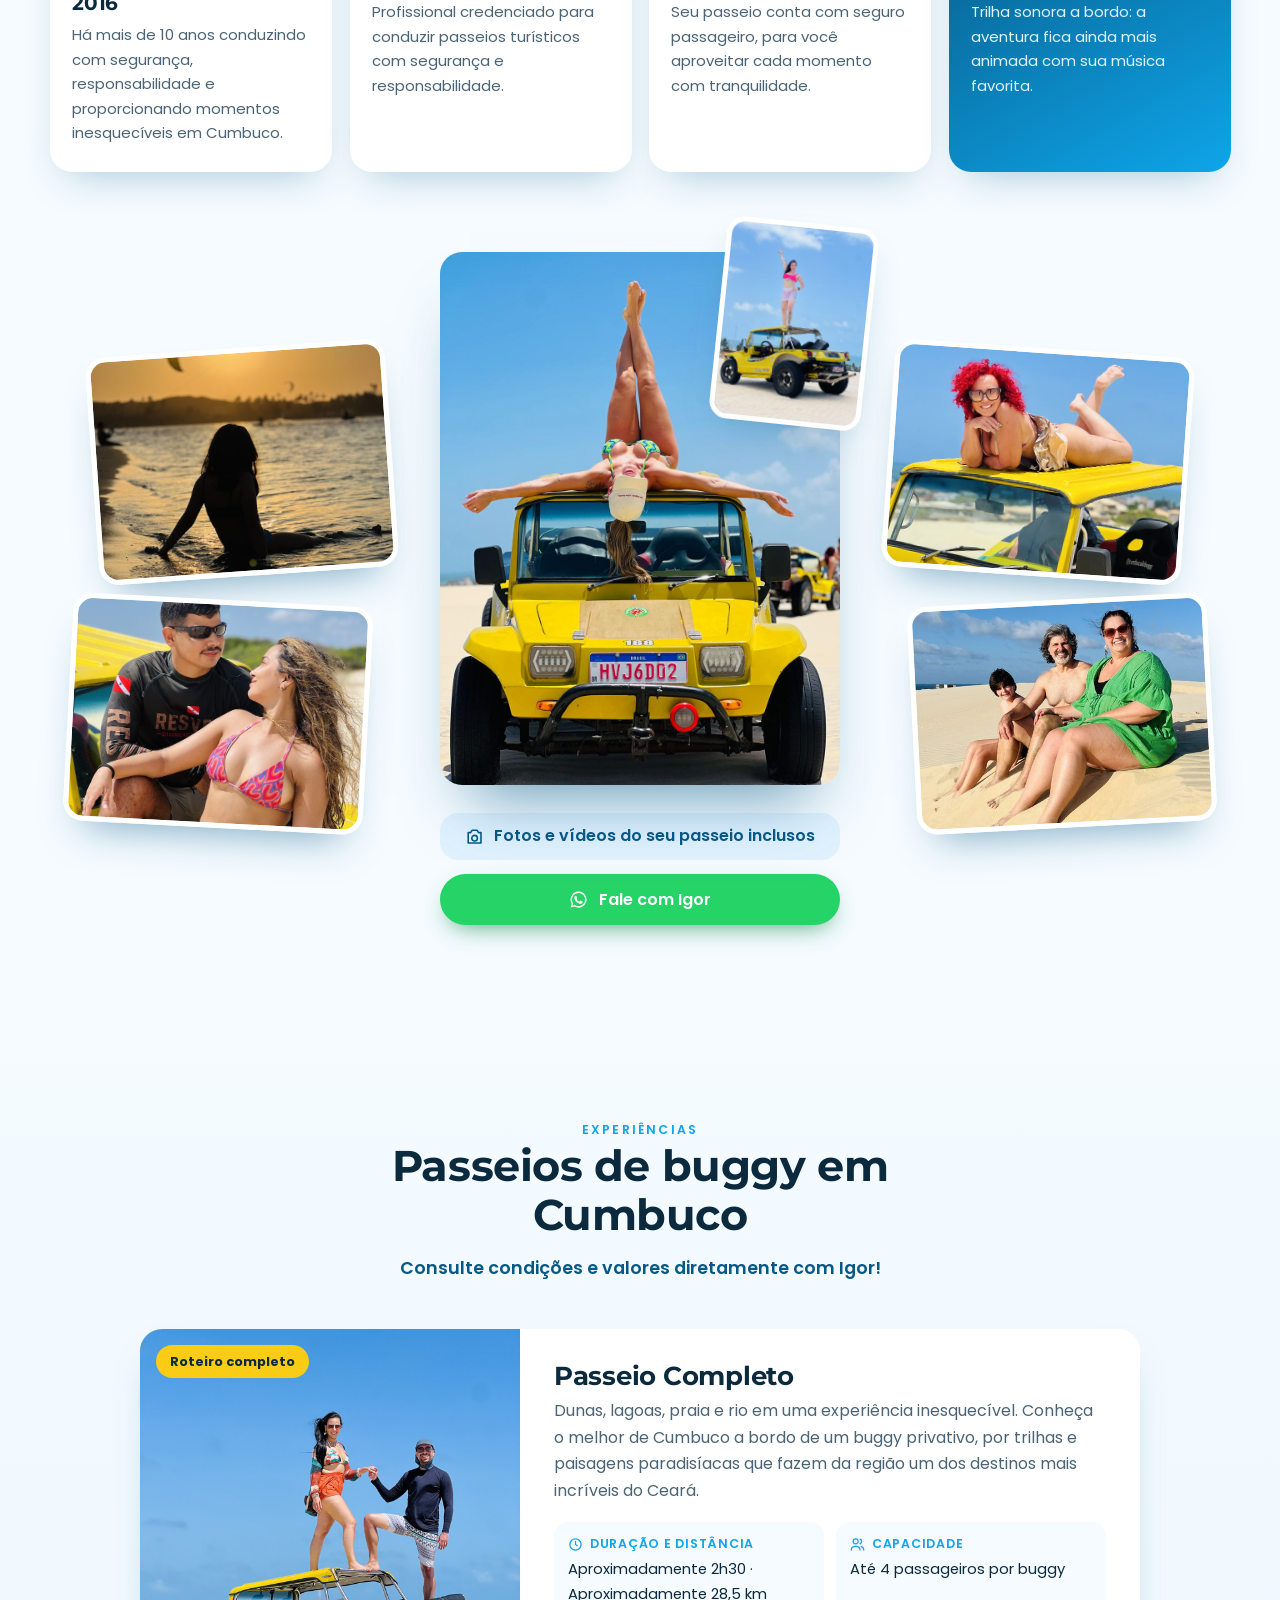
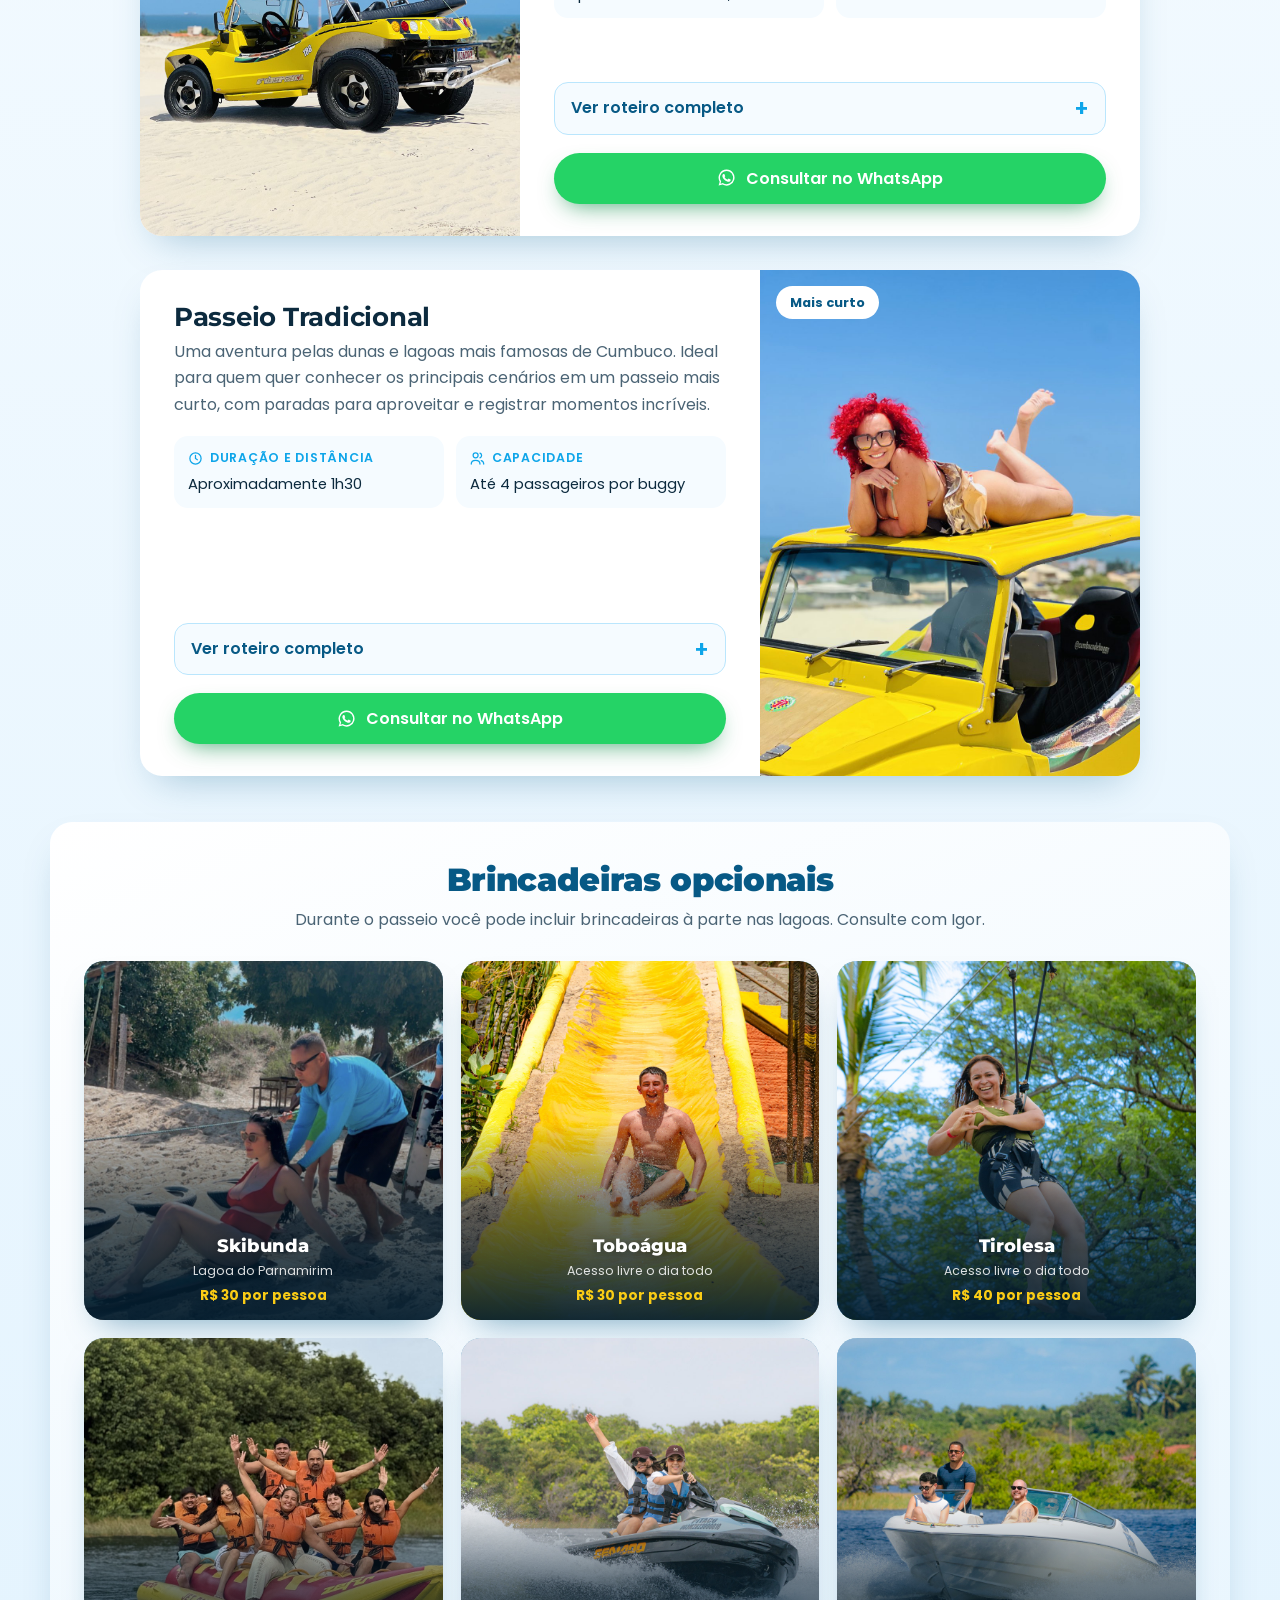
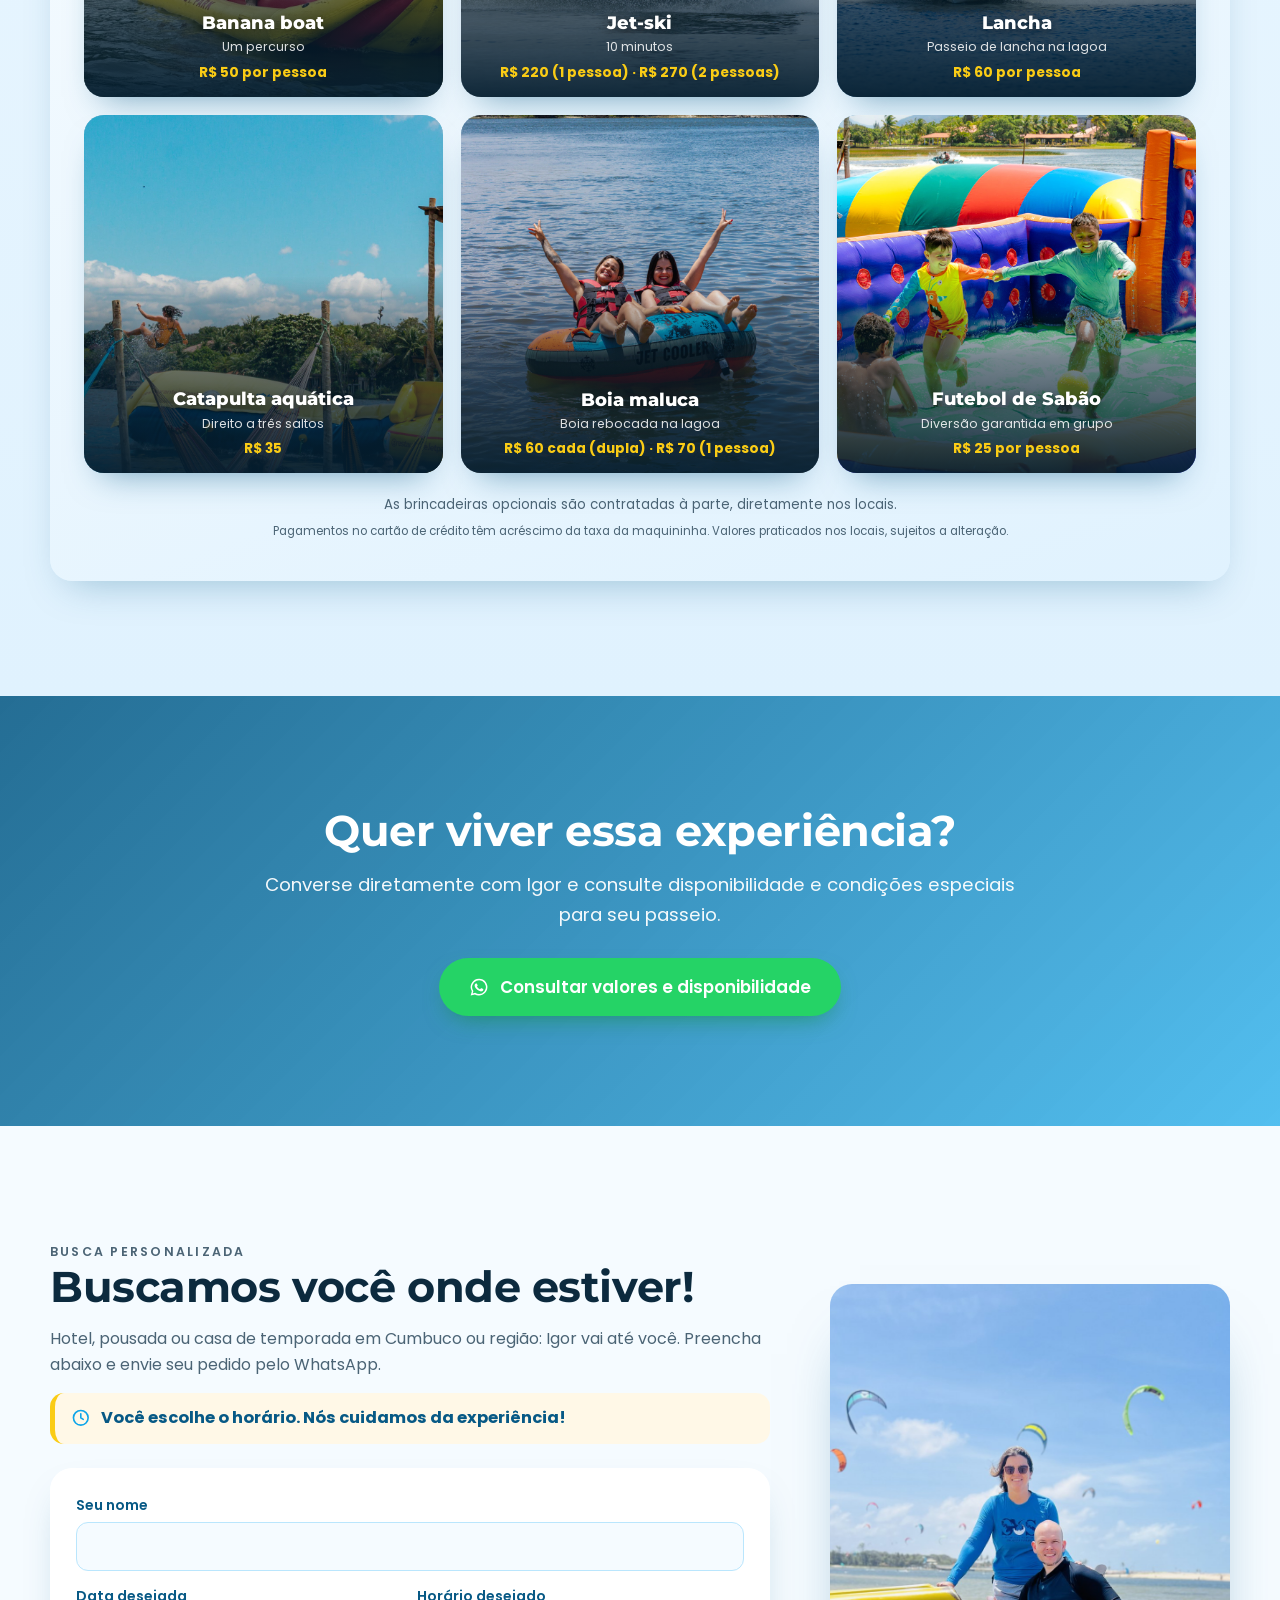
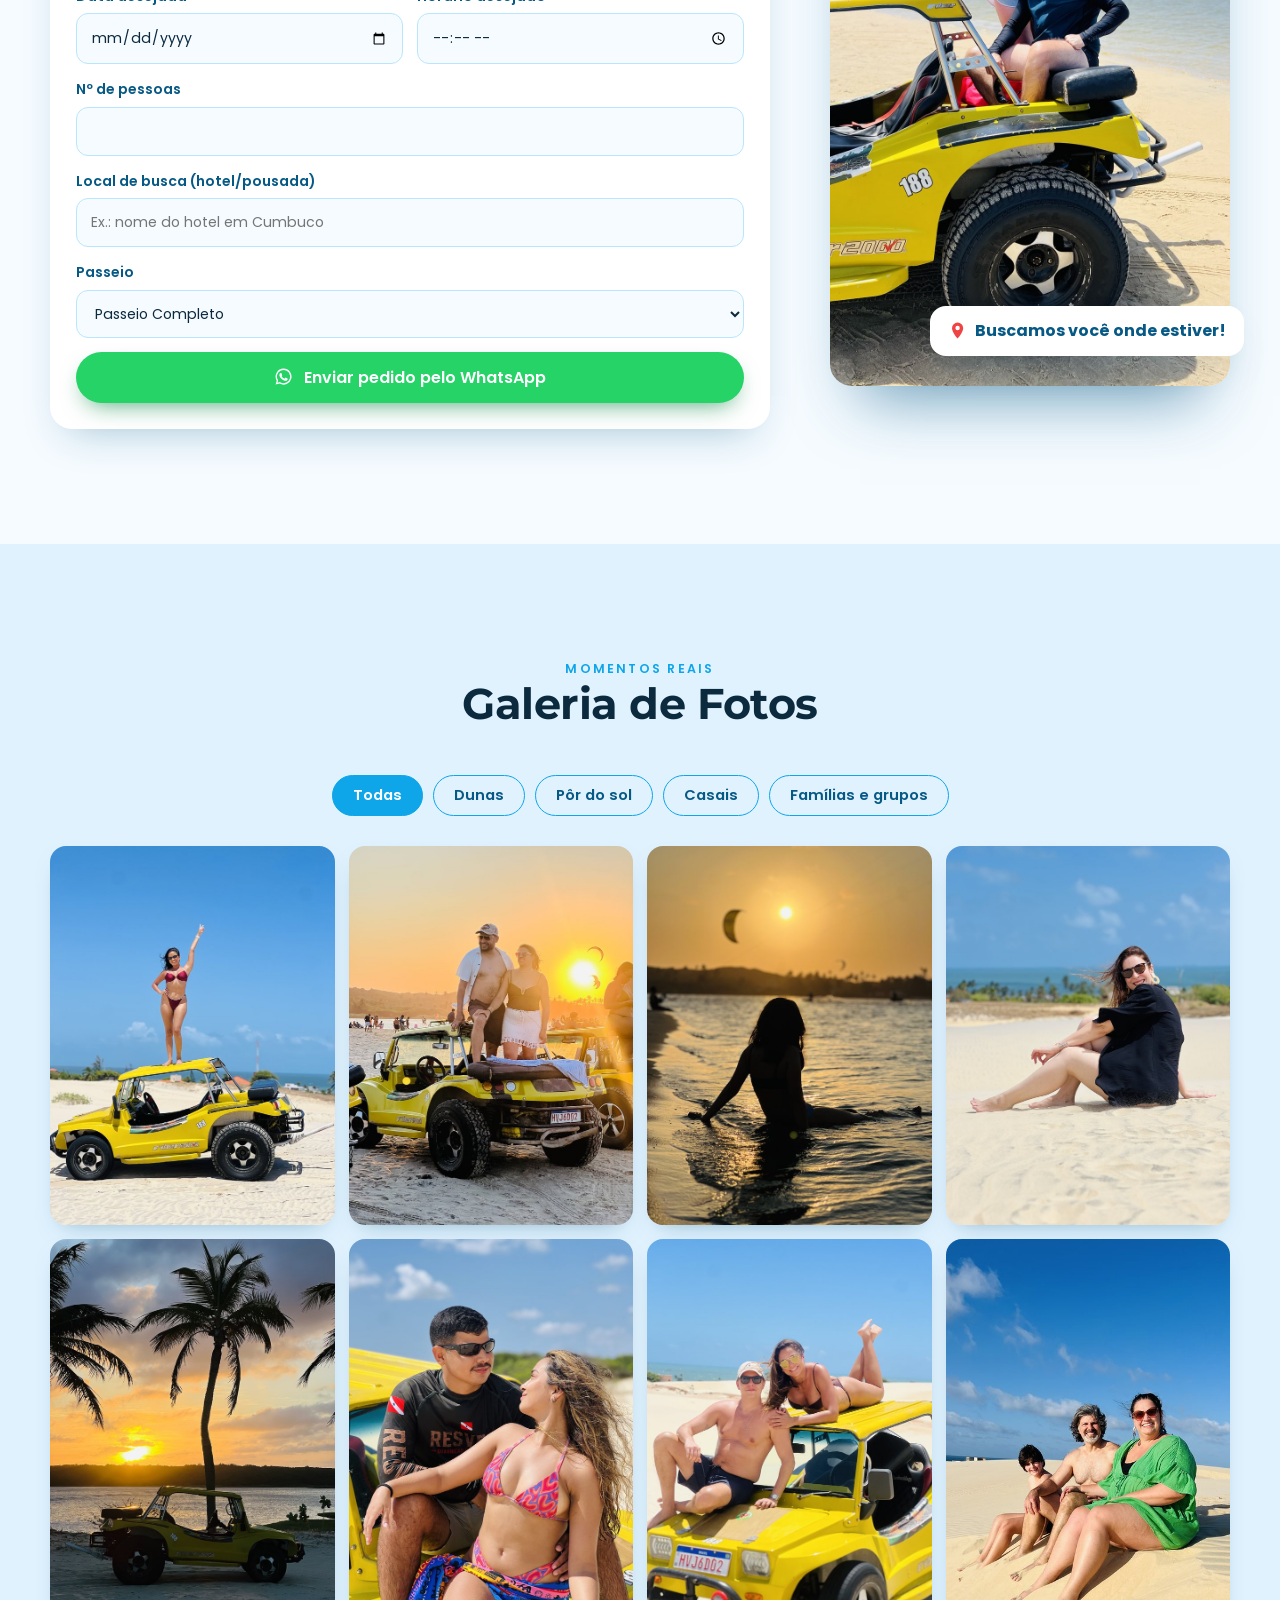
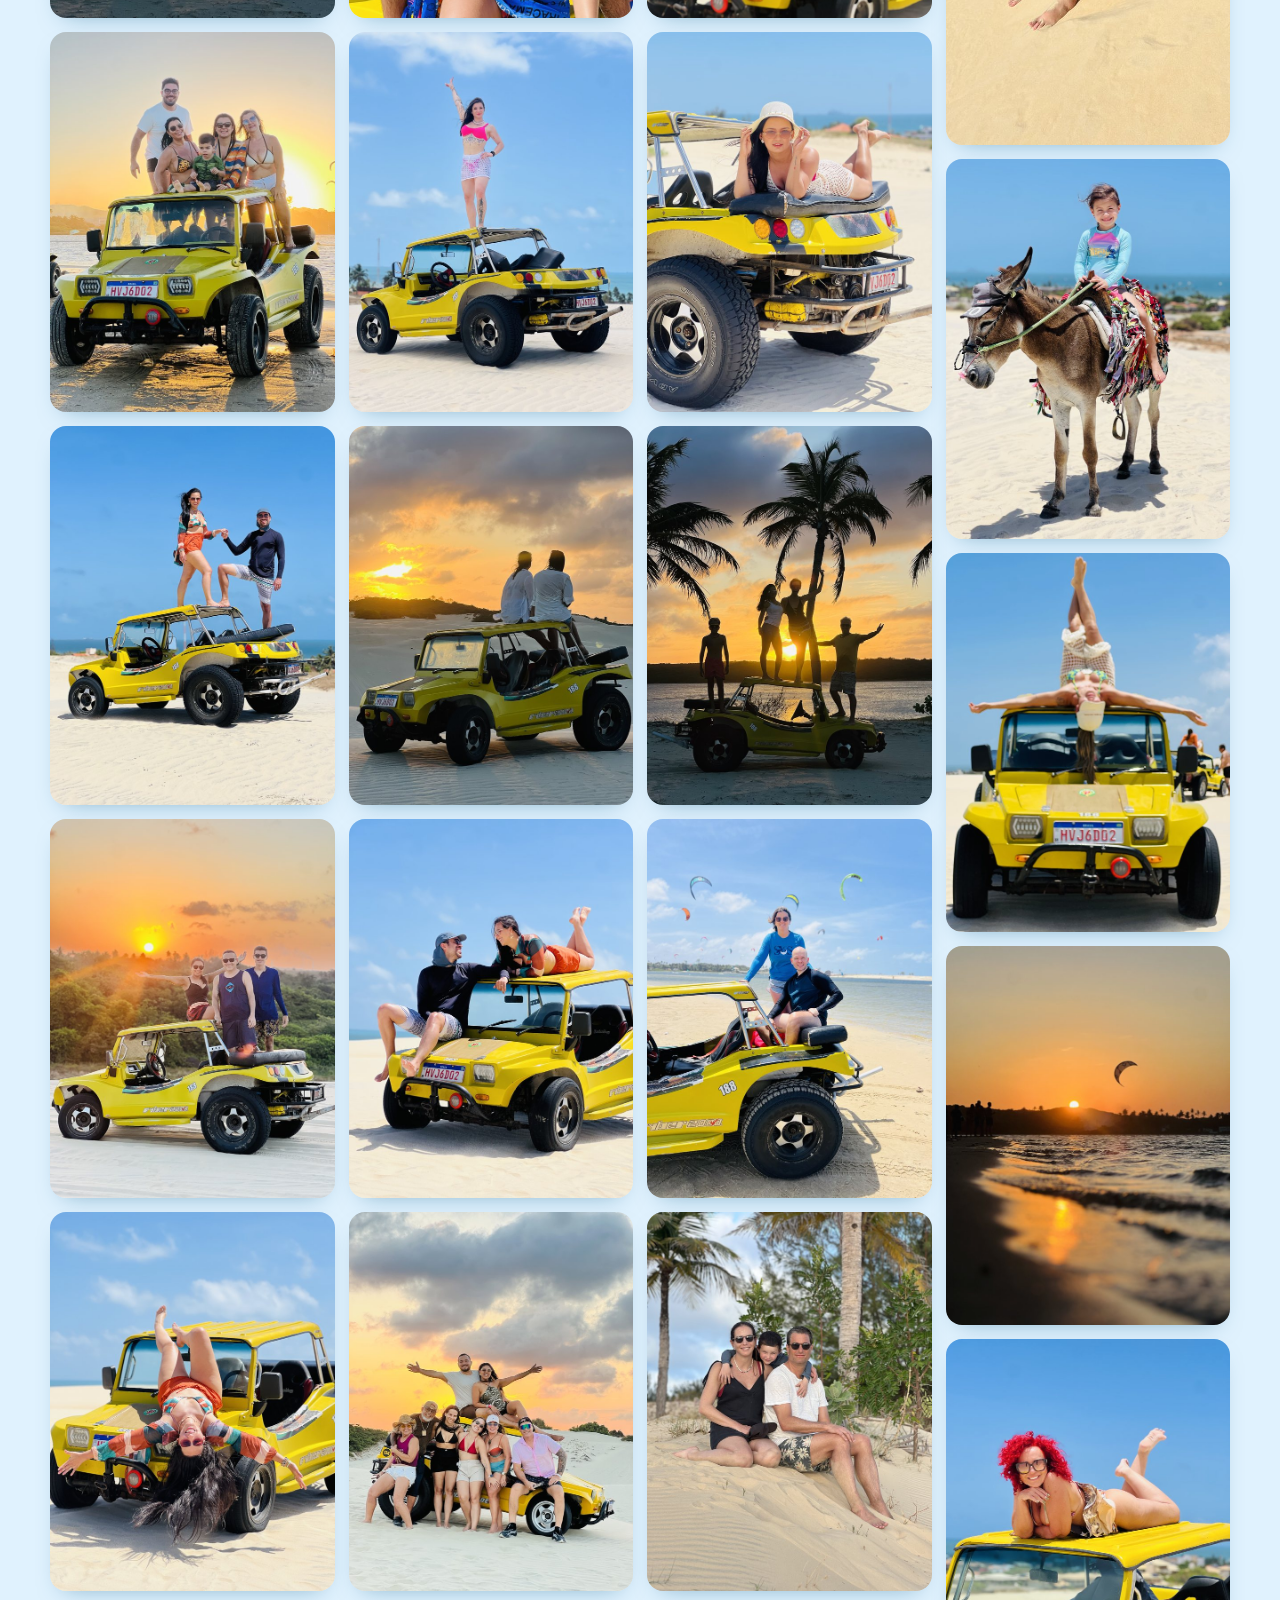
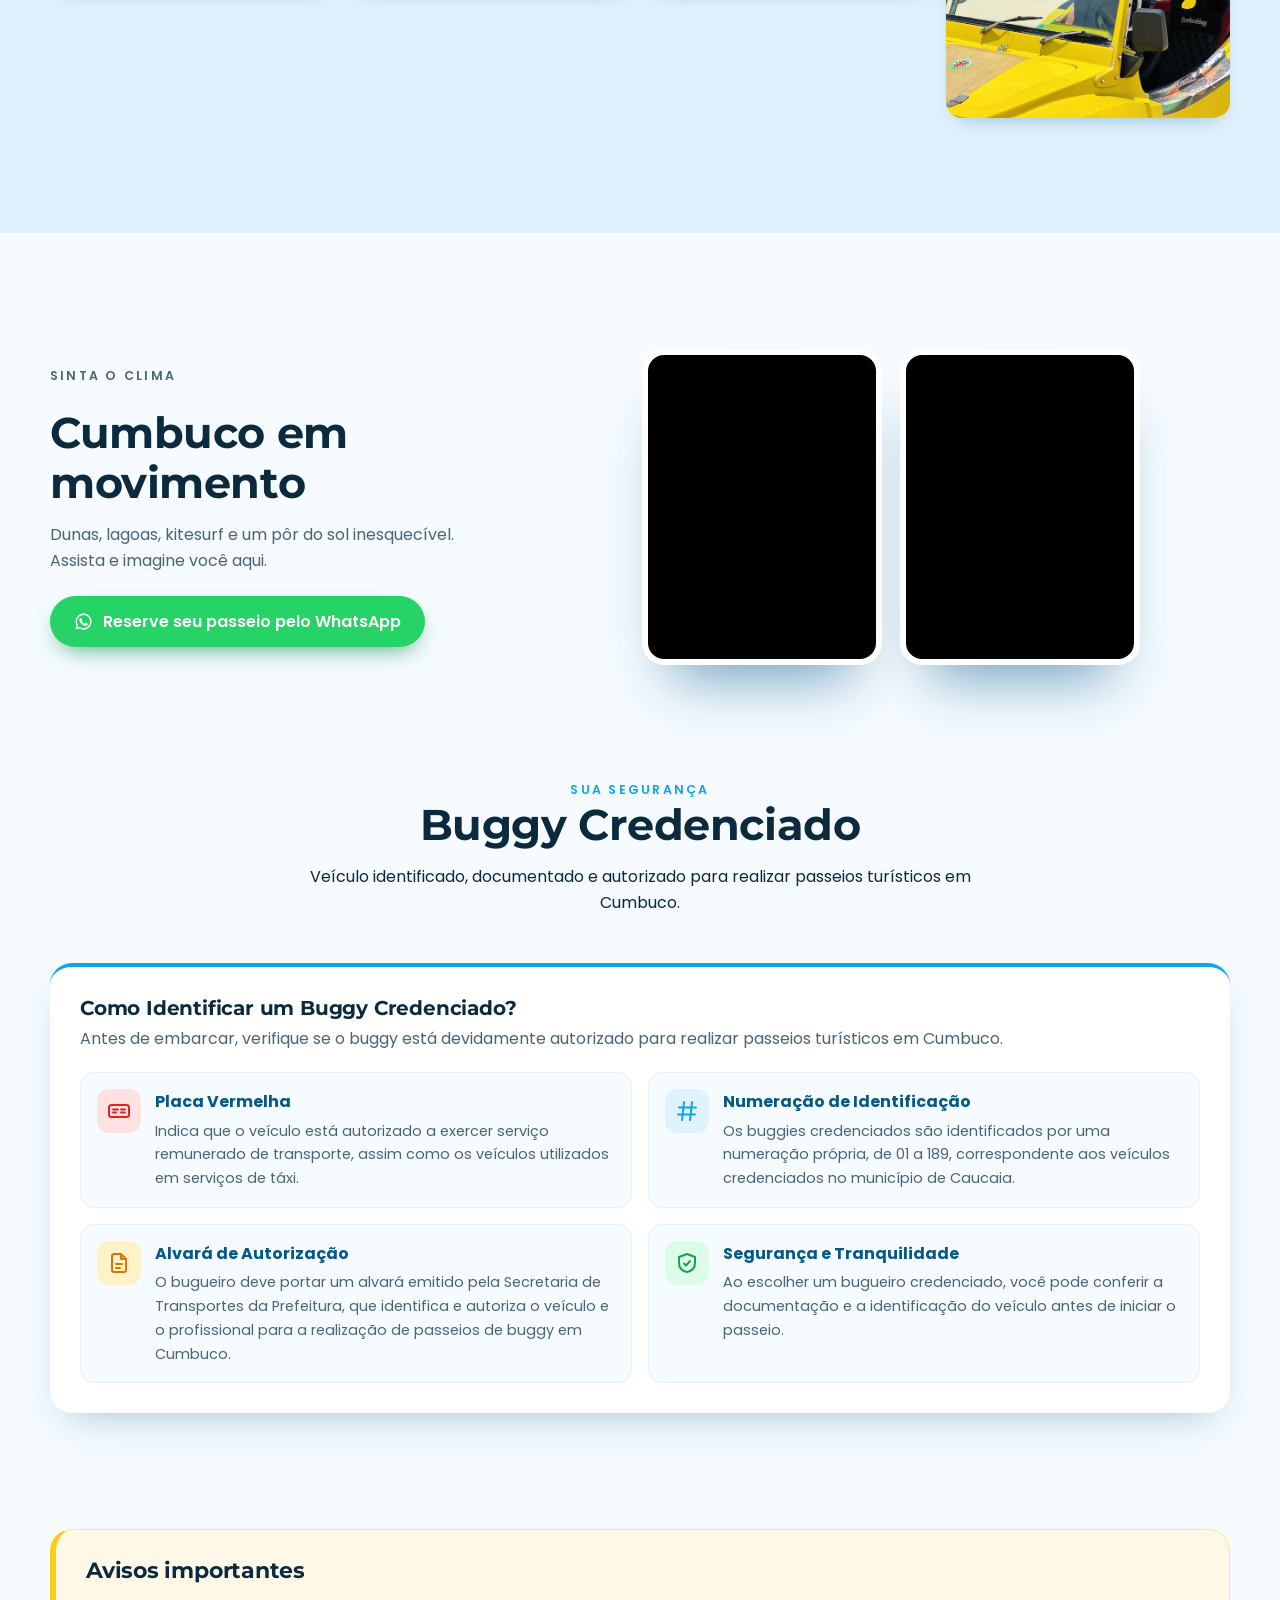
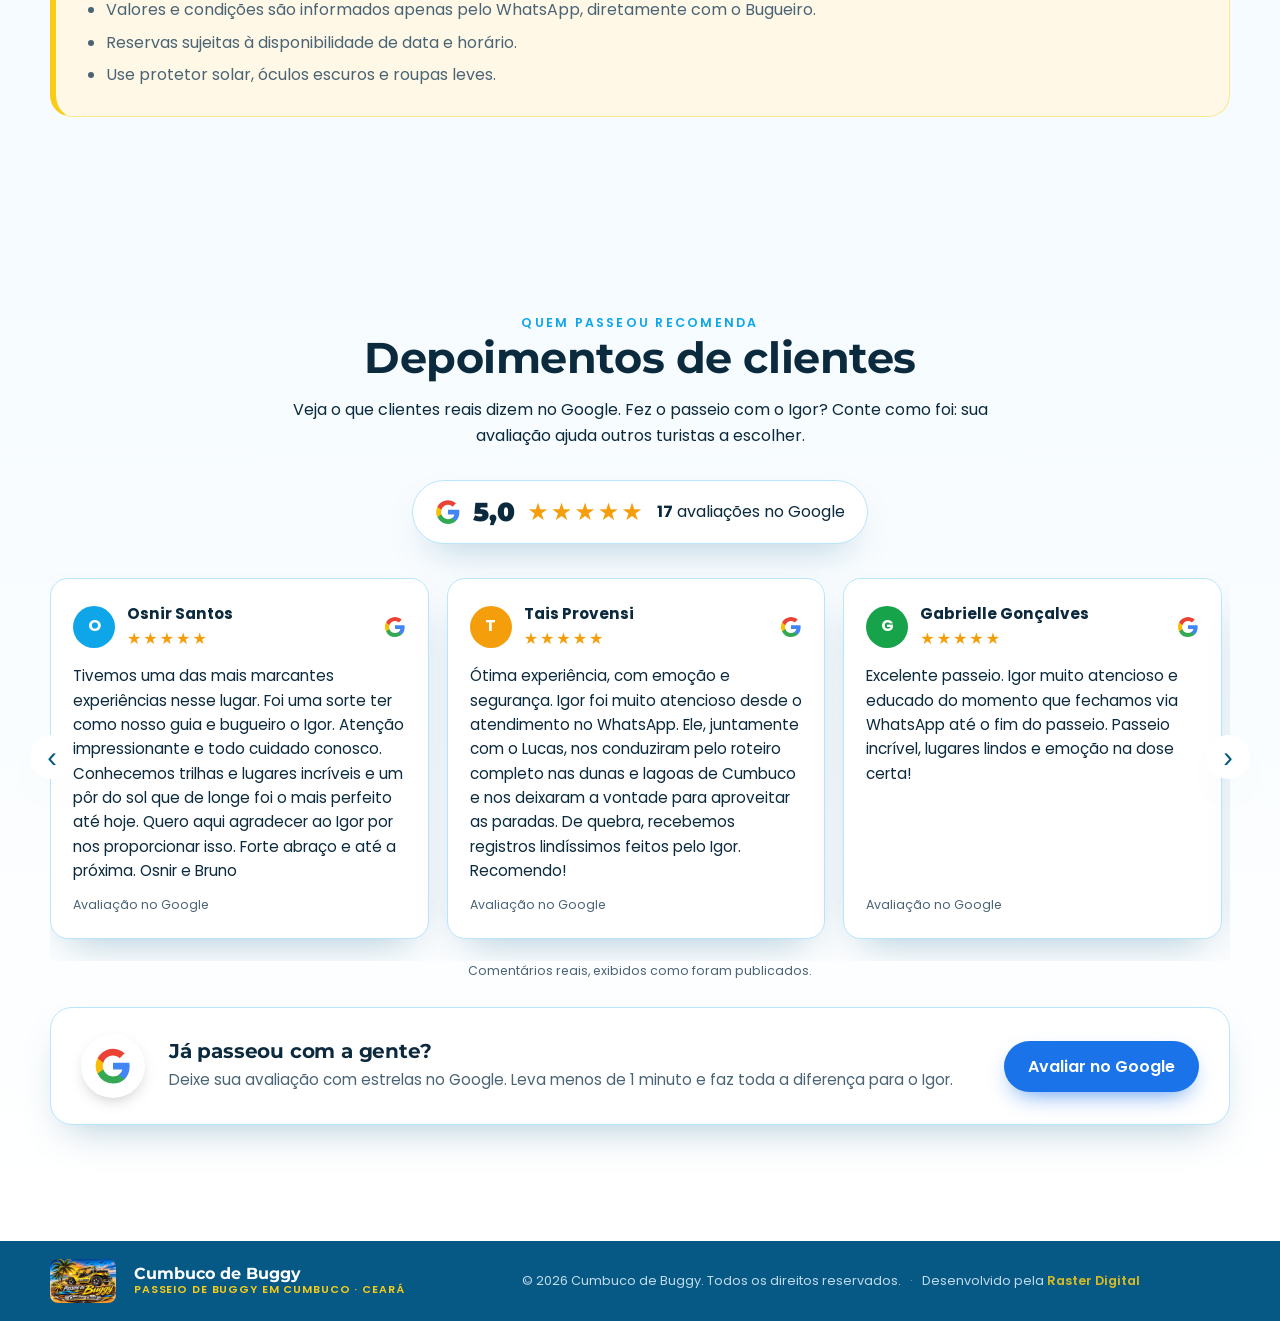
<file: pt-br/index.html>
<!doctype html>
<html lang="pt-BR" data-lang="pt">
<head>
<meta charset="utf-8">
<meta name="viewport" content="width=device-width, initial-scale=1">
<title>Passeio de Buggy em Cumbuco | Igor Vasconcelos — Bugueiro Credenciado</title>
<meta name="description" content="Passeio completo de buggy nas dunas de Cumbuco com Igor Vasconcelos: bugueiro credenciado desde 2016, seguro passeio, buggy com som e busca no seu hotel. Passeios em Cumbuco e Fortaleza — reserve pelo WhatsApp.">
<meta name="keywords" content="passeio de buggy Cumbuco, passeios em Cumbuco, passeios em Fortaleza, buggy nas dunas de Cumbuco, passeio completo de buggy em Cumbuco">
<meta name="author" content="Igor Vasconcelos">
<meta name="theme-color" content="#0ea5e9">
<link rel="canonical" href="https://cumbucodebuggy.online/pt-br/">
<link rel="alternate" hreflang="pt-BR" href="https://cumbucodebuggy.online/pt-br/">
<link rel="alternate" hreflang="en" href="https://cumbucodebuggy.online/en/">
<link rel="alternate" hreflang="es" href="https://cumbucodebuggy.online/es/">
<link rel="alternate" hreflang="x-default" href="https://cumbucodebuggy.online/pt-br/">
<meta property="og:type" content="website">
<meta property="og:locale" content="pt_BR">
<meta property="og:title" content="Passeio de Buggy em Cumbuco | Igor Vasconcelos — Bugueiro Credenciado">
<meta property="og:description" content="Passeio completo de buggy nas dunas de Cumbuco com Igor Vasconcelos: bugueiro credenciado desde 2016, seguro passeio, buggy com som e busca no seu hotel. Passeios em Cumbuco e Fortaleza — reserve pelo WhatsApp.">
<meta property="og:url" content="https://cumbucodebuggy.online/pt-br/">
<meta property="og:image" content="https://cumbucodebuggy.online/assets/img/logo-grande.jpg">
<meta name="twitter:card" content="summary_large_image">
<link rel="icon" href="../assets/img/logo.jpg">
<link rel="preconnect" href="https://fonts.googleapis.com">
<link rel="preconnect" href="https://fonts.gstatic.com" crossorigin>
<link href="https://fonts.googleapis.com/css2?family=Montserrat:wght@700;800;900&family=Poppins:wght@400;500;600&display=swap" rel="stylesheet">
<link rel="preload" as="image" href="../assets/img/coqueiros-por-do-sol-buggy.jpg">
<link rel="stylesheet" href="../assets/css/style.css?v=12">
<script type="application/ld+json">
{"@context":"https://schema.org","@type":"TouristTrip","name":"Passeio Completo","description":"Passeio completo de buggy nas dunas de Cumbuco com Igor Vasconcelos: bugueiro credenciado desde 2016, seguro passeio, buggy com som e busca no seu hotel. Passeios em Cumbuco e Fortaleza — reserve pelo WhatsApp.","touristType":"Leisure","inLanguage":"pt-BR","url":"https://cumbucodebuggy.online/pt-br/","image":"https://cumbucodebuggy.online/assets/img/dunas-buggy-casal.jpg","provider":{"@type":"LocalBusiness","name":"Igor Vasconcelos — Buggy Cumbuco","telephone":"+5585997126836","url":"https://cumbucodebuggy.online/","logo":"https://cumbucodebuggy.online/assets/img/logo-grande.jpg","areaServed":["Cumbuco","Caucaia","Fortaleza","Ceará"],"foundingDate":"2016"}}
</script>
</head>
<body>
<a class="skip" href="#main" data-i18n="a11y.skip">Pular para o conteúdo</a>

<header class="header" id="top">
  <div class="container header-in">
    <a href="#top" class="logo" aria-label="Igor Vasconcelos — Buggy Cumbuco">
      <img class="logo-img" src="../assets/img/logo.jpg" alt="Passeio de Buggy Cumbuco Ceará" width="360" height="240">
      <span class="logo-txt"><strong>Cumbuco de Buggy</strong><small>Passeio de Buggy <b>em Cumbuco · Ceará</b></small></span>
    </a>
    <nav class="nav" id="nav" aria-label="Menu">
      <a href="#top" data-i18n="nav.home">Início</a>
      <a href="#sobre" data-i18n="nav.about">Sobre</a>
      <a href="#passeios" data-i18n="nav.tours">Passeios</a>
      <a href="#busca" data-i18n="nav.pickup">Busca</a>
      <a href="#galeria" data-i18n="nav.gallery">Galeria</a>
      <a href="#video" data-i18n="nav.video">Vídeo</a>
      <a href="#avaliacoes" data-i18n="nav.reviews">Avaliações</a>
    </nav>
    <div class="lang" role="group" aria-label="Selecionar idioma" data-i18n-aria="a11y.lang">
      <a href="../pt-br/" hreflang="pt-BR" data-lang="pt" aria-current="true"><svg class="flag" viewBox="0 0 28 20" aria-hidden="true"><rect width="28" height="20" fill="#009c3b"/><path d="M14 2.5 25.5 10 14 17.5 2.5 10z" fill="#ffdf00"/><circle cx="14" cy="10" r="4.4" fill="#002776"/><path d="M9.8 9.2c2.8-.5 5.8 0 8.3 1.6" stroke="#fff" stroke-width=".8" fill="none"/></svg> PT</a>
      <a href="../en/" hreflang="en" data-lang="en" aria-current="false"><svg class="flag" viewBox="0 0 28 20" aria-hidden="true"><rect width="28" height="20" fill="#fff"/><path d="M0 0h28v1.54H0zm0 3.08h28v1.54H0zm0 3.08h28v1.54H0zm0 3.08h28v1.54H0zm0 3.08h28v1.54H0zm0 3.08h28v1.54H0zm0 3.08h28V20H0z" fill="#b22234"/><rect width="12" height="10.8" fill="#3c3b6e"/><g fill="#fff"><circle cx="2" cy="2" r=".6"/><circle cx="5" cy="2" r=".6"/><circle cx="8" cy="2" r=".6"/><circle cx="3.5" cy="4.4" r=".6"/><circle cx="6.5" cy="4.4" r=".6"/><circle cx="9.5" cy="4.4" r=".6"/><circle cx="2" cy="6.8" r=".6"/><circle cx="5" cy="6.8" r=".6"/><circle cx="8" cy="6.8" r=".6"/><circle cx="3.5" cy="9.2" r=".6"/><circle cx="6.5" cy="9.2" r=".6"/><circle cx="9.5" cy="9.2" r=".6"/></g></svg> EN</a>
      <a href="../es/" hreflang="es" data-lang="es" aria-current="false"><svg class="flag" viewBox="0 0 28 20" aria-hidden="true"><rect width="28" height="20" fill="#aa151b"/><rect y="5" width="28" height="10" fill="#f1bf00"/></svg> ES</a>
    </div>
    <a class="btn btn-sm btn-wa header-cta" href="https://wa.me/5585997126836?text=Ol%C3%A1%2C%20Igor%21%20Gostaria%20de%20informa%C3%A7%C3%B5es%20sobre%20os%20passeios%20de%20buggy%20em%20Cumbuco." data-wa="wa.info" target="_blank" rel="noopener" data-i18n="nav.cta">Reservar</a>
    <button class="burger" id="burger" aria-expanded="false" aria-controls="nav" aria-label="Abrir menu" data-i18n-aria="a11y.menu"><span></span><span></span><span></span></button>
  </div>
</header>

<main id="main">
<!-- HERO -->
<section class="hero">
  <div class="hero-bg" data-depth="0.15"><img src="../assets/img/coqueiros-por-do-sol-buggy.jpg" alt="" fetchpriority="high"></div>
  <div class="hero-shade"></div>
  <div class="container hero-grid">
    <div class="hero-copy reveal">
      <p class="kicker" data-i18n="hero.kicker">Cumbuco · Ceará · Brasil</p>
      <h1 data-i18n="hero.title">Experimente Cumbuco. <em>Experimente de Buggy.</em></h1>
      <div class="hero-intro">
        <p class="intro-hi" data-i18n="about.title">Olá, eu sou Igor Vasconcelos</p>
        <p class="about-lead" data-i18n="about.p1">Sou o responsável pela <strong>Cumbuco de Buggy</strong> e atuo como bugueiro há <strong>mais de 10 anos</strong>, levando visitantes para conhecer as dunas, lagoas, praias e os lugares mais especiais de Cumbuco.</p>
        <blockquote class="about-quote" data-i18n="about.quote">Aqui você fala diretamente com quem vai realizar o seu passeio. <strong>Sem atravessadores, sem intermediários e sem complicação.</strong></blockquote>
        <p data-i18n="about.p2">Você pode escolher um dos nossos roteiros ou, se preferir, <strong>montar seu próprio passeio</strong>:</p>
        <ul class="about-ideas">
          <li><svg class="ico"><use href="#i-pin"/></svg><span data-i18n="about.q1">Quer conhecer uma lagoa específica?</span></li>
          <li><svg class="ico"><use href="#i-route"/></svg><span data-i18n="about.q2">Fazer mais dunas?</span></li>
          <li><svg class="ico"><use href="#i-clock"/></svg><span data-i18n="about.q3">Ter mais tempo para aproveitar cada parada?</span></li>
          <li><svg class="ico"><use href="#i-star"/></svg><span data-i18n="about.q4">Ou simplesmente criar um roteiro diferente?</span></li>
        </ul>
        <p data-i18n="about.p3">Conversamos e adaptamos a experiência às suas preferências.</p>
        <p data-i18n="about.p4">Meu compromisso é proporcionar um passeio <strong>privativo, seguro e personalizado</strong> e, acima de tudo, uma experiência que você realmente aproveite.</p>
        <div class="about-sign">
          <span><i aria-hidden="true">🌴</i><em data-i18n="about.s1">Conheça Cumbuco no seu ritmo.</em></span>
          <span><i aria-hidden="true">🏜️</i><em data-i18n="about.s2">Experimente Cumbuco de Buggy.</em></span>
        </div>
      </div>
      <div class="hero-ctas">
        <a class="btn btn-wa btn-lg" href="https://wa.me/5585997126836?text=Ol%C3%A1%2C%20Igor%21%20Gostaria%20de%20informa%C3%A7%C3%B5es%20sobre%20os%20passeios%20de%20buggy%20em%20Cumbuco." data-wa="wa.info" target="_blank" rel="noopener"><svg class="ico"><use href="#i-wa"/></svg><span data-i18n="hero.cta">Reserve seu passeio pelo WhatsApp</span></a>
        <a class="btn btn-ghost btn-lg" href="#passeios" data-i18n="hero.cta2">Conhecer os passeios</a>
      </div>
      <ul class="hero-badges">
        <li><svg class="ico"><use href="#i-star"/></svg><span data-i18n="hero.b1">Desde 2016</span></li>
        <li><svg class="ico"><use href="#i-shield"/></svg><span data-i18n="hero.b2">Seguro Passageiro</span></li>
        <li><svg class="ico"><use href="#i-pin"/></svg><span data-i18n="hero.b3">Buscamos você onde estiver!</span></li>
      </ul>
    </div>
    <div class="hero-stack">
      <div class="stack3d" id="stack">
        <img class="p1" src="../assets/img/coqueiros-por-do-sol-buggy.jpg" alt="Buggy entre coqueiros no pôr do sol em Cumbuco">
        <img class="p2" src="../assets/img/familia-por-do-sol.jpg" alt="Família no buggy ao pôr do sol em Cumbuco">
        <img class="p0" src="../assets/img/dunas-mirante.jpg" alt="Turista em cima do buggy nas dunas de Cumbuco">
      </div>
    </div>
  </div>
  <svg class="wave" viewBox="0 0 1440 120" preserveAspectRatio="none" aria-hidden="true"><path d="M0 60c240 50 480 50 720 20s480-60 720-10v50H0z"/></svg>
</section>

<!-- CREDIBILIDADE -->
<section class="cred" aria-labelledby="cred-t">
  <div class="container">
    <h2 id="cred-t" class="sr-only" data-i18n="cred.title">Por que passear com Igor</h2>
    <div class="cred-grid">
      <article class="cred-card tilt reveal"><div class="cred-ico"><svg class="ico"><use href="#i-star"/></svg></div><h3 data-i18n="cred.1.t">Experiência desde 2016</h3><p data-i18n="cred.1.d">Há mais de 10 anos conduzindo com segurança, responsabilidade e proporcionando momentos inesquecíveis em Cumbuco.</p></article>
      <article class="cred-card tilt reveal"><div class="cred-ico"><svg class="ico"><use href="#i-badge"/></svg></div><h3 data-i18n="cred.2.t">Bugueiro credenciado</h3><p data-i18n="cred.2.d">Profissional credenciado para conduzir passeios turísticos com segurança e responsabilidade.</p></article>
      <article class="cred-card tilt reveal"><div class="cred-ico"><svg class="ico"><use href="#i-shield"/></svg></div><h3 data-i18n="cred.3.t">Seguro Passageiro</h3><p data-i18n="cred.3.d">Seu passeio conta com seguro passageiro, para você aproveitar cada momento com tranquilidade.</p></article>
      <article class="cred-card tilt reveal cred-sound"><div class="cred-ico"><svg class="ico"><use href="#i-music"/></svg></div><h3 data-i18n="cred.4.t">Buggy com som</h3><p data-i18n="cred.4.d">Trilha sonora a bordo: a aventura fica ainda mais animada com sua música favorita.</p><div class="eq" aria-hidden="true"><i></i><i></i><i></i><i></i><i></i></div></article>
    </div>
  </div>
</section>

<!-- SOBRE -->
<section class="section about" id="sobre">
  <div class="container about-grid">
    <div class="about-side side-l" aria-hidden="true">
      <figure class="side-ph reveal"><img src="../assets/img/thumb/lagoa-por-do-sol.jpg" alt="" loading="lazy"></figure>
      <figure class="side-ph reveal"><img src="../assets/img/thumb/casal-dunas-olhar.jpg" alt="" loading="lazy"></figure>
    </div>
    <div class="about-side side-r" aria-hidden="true">
      <figure class="side-ph reveal"><img src="../assets/img/thumb/buggy-som-relax.jpg" alt="" loading="lazy"></figure>
      <figure class="side-ph reveal"><img src="../assets/img/thumb/familia-areia.jpg" alt="" loading="lazy"></figure>
    </div>
    <div class="about-media reveal">
      <div class="frame3d tilt">
        <img src="../assets/img/buggy-frente.jpg?v=2" alt="Buggy amarelo de Igor Vasconcelos nas dunas de Cumbuco" data-i18n-alt="about.alt" loading="lazy" width="960" height="1280">
        
      </div>
      <img class="about-float" src="../assets/img/thumb/dunas-pose.jpg" alt="" aria-hidden="true" loading="lazy">
    </div>
    <div class="about-copy reveal">
      <p class="pill"><svg class="ico"><use href="#i-camera"/></svg><span data-i18n="about.highlight">Fotos e vídeos do seu passeio inclusos</span></p>
      <a class="btn btn-wa" href="https://wa.me/5585997126836?text=Ol%C3%A1%2C%20Igor%21%20Conheci%20seu%20site%20de%20passeios%20de%20buggy%20em%20Cumbuco%20e%20gostaria%20de%20saber%20mais%20informa%C3%A7%C3%B5es%20sobre%20os%20passeios%20e%20disponibilidade." data-wa="wa.default" target="_blank" rel="noopener"><svg class="ico"><use href="#i-wa"/></svg><span data-i18n="foot.wa">Fale com Igor</span></a>
    </div>
  </div>
</section>

<!-- PASSEIOS -->
<section class="section tours" id="passeios">
  <div class="container">
    <header class="sec-head reveal">
      <p class="kicker" data-i18n="tours.kicker">Experiências</p>
      <h2 data-i18n="tours.title">Passeios de buggy em Cumbuco</h2>
      <p class="sec-sub" data-i18n="tours.sub">Consulte condições e valores diretamente com Igor!</p>
    </header>
    <div class="tour-grid">
      <article class="tour-card reveal">
        <div class="tour-img"><img src="../assets/img/dunas-buggy-casal.jpg" alt="Turistas em cima do buggy nas dunas de Cumbuco" data-i18n-alt="t1.alt" loading="lazy" width="960" height="1280"><span class="tag" data-i18n="t1.tag2">Roteiro completo</span></div>
        <div class="tour-body">
          <h3 data-i18n="t1.title">Passeio Completo</h3>
          <p data-i18n="t1.desc2">Dunas, lagoas, praia e rio em uma experiência inesquecível. Conheça o melhor de Cumbuco a bordo de um buggy privativo, por trilhas e paisagens paradisíacas que fazem da região um dos destinos mais incríveis do Ceará.</p>
          <dl class="facts"><div><dt><svg class="ico"><use href="#i-clock"/></svg><span data-i18n="t1.time.t">Duração e distância</span></dt><dd><span data-i18n="t1.time2">Aproximadamente 2h30</span> · <span data-i18n="t1.dist">Aproximadamente 28,5 km</span></dd></div><div><dt><svg class="ico"><use href="#i-users"/></svg><span data-i18n="t1.cap.t">Capacidade</span></dt><dd><span data-i18n="t1.cap">Até 4 passageiros por buggy</span></dd></div></dl>
          <details class="itin"><summary><span data-i18n="tour.more">Ver roteiro completo</span></summary><h4 data-i18n="tour.stops">Roteiro do passeio</h4><p class="itin-intro" data-i18n="tour.intro">Saímos para um parque de dunas móveis com destino à primeira parada:</p><ol class="stops"><li><b data-i18n="st.parna.t">Lagoa do Parnamirim</b><span data-i18n="st.parna.d">Tradicional lagoa do Skibunda e Toboágua, um dos pontos mais famosos de Cumbuco.</span></li><li><b data-i18n="st.dunas.t">Parque de Dunas Móveis</b><span data-i18n="st.dunas.d">Percurso emocionante pelas dunas com opção “com emoção” ou “sem emoção”. Parada para fotos no famoso Mirante da Duna do Jegue (fotos inclusas).</span></li><li><b data-i18n="st.banana.t">Lagoa do Banana</b><span data-i18n="st.banana.d">Momento de lazer com atividades opcionais: Tirolesa · Banana Boat · Boia Maluca · Jetski · Lancha · Futebol de sabão · Catapulta.</span></li><li><b data-i18n="st.dunas2.t">Segundo Parque de Dunas Móveis</b><span data-i18n="st.dunas2.d">A aventura continua pelas dunas em direção ao Rio Cauípe, passando por paisagens naturais incríveis.</span></li><li><b data-i18n="st.cauipe.t">Barra do Cauípe</b><span data-i18n="st.cauipe.d">Nossa última parada é um dos cenários mais especiais do roteiro: o encontro do rio com o mar, cercado por natureza e belas paisagens.</span></li><li><b data-i18n="st.ret.t">Retorno</b><span data-i18n="st.ret.d">Logo após, retornamos.</span></li></ol><p class="t-note" data-i18n="tour.note">Observação: as atividades são opcionais e cobradas à parte.</p></details>
          <a class="btn btn-wa btn-block" href="https://wa.me/5585997126836?text=Ol%C3%A1%2C%20Igor%21%20Tenho%20interesse%20no%20Passeio%20Completo%20de%20buggy%20em%20Cumbuco.%20Poderia%20me%20informar%20valores%20e%20disponibilidade%3F" data-wa="wa.t1" target="_blank" rel="noopener"><svg class="ico"><use href="#i-wa"/></svg><span data-i18n="tours.btn">Consultar no WhatsApp</span></a>
        </div>
      </article>
      <article class="tour-card reveal">
        <div class="tour-img"><img src="../assets/img/passeio-tradicional.jpg" alt="Grupo sobre o buggy ao pôr do sol entre coqueiros em Cumbuco" data-i18n-alt="t2.alt" loading="lazy" width="960" height="1280"><span class="tag tag-alt" data-i18n="t2.tag2">Mais curto</span></div>
        <div class="tour-body">
          <h3 data-i18n="t2.title">Passeio Tradicional</h3>
          <p data-i18n="t2.desc2">Uma aventura pelas dunas e lagoas mais famosas de Cumbuco. Ideal para quem quer conhecer os principais cenários em um passeio mais curto, com paradas para aproveitar e registrar momentos incríveis.</p>
          <dl class="facts"><div><dt><svg class="ico"><use href="#i-clock"/></svg><span data-i18n="t1.time.t">Duração e distância</span></dt><dd><span data-i18n="t2.time2">Aproximadamente 1h30</span></dd></div><div><dt><svg class="ico"><use href="#i-users"/></svg><span data-i18n="t1.cap.t">Capacidade</span></dt><dd><span data-i18n="t1.cap">Até 4 passageiros por buggy</span></dd></div></dl>
          <details class="itin"><summary><span data-i18n="tour.more">Ver roteiro completo</span></summary><h4 data-i18n="tour.stops">Roteiro do passeio</h4><p class="itin-intro" data-i18n="tour.intro">Saímos para um parque de dunas móveis com destino à primeira parada:</p><ol class="stops"><li><b data-i18n="st.parna.t">Lagoa do Parnamirim</b><span data-i18n="st.parna.d">Tradicional lagoa do Skibunda e Toboágua, um dos pontos mais famosos de Cumbuco.</span></li><li><b data-i18n="st.dunas.t">Parque de Dunas Móveis</b><span data-i18n="st.dunas.d">Percurso emocionante pelas dunas com opção “com emoção” ou “sem emoção”. Parada para fotos no famoso Mirante da Duna do Jegue (fotos inclusas).</span></li><li><b data-i18n="st.banana.t">Lagoa do Banana</b><span data-i18n="st.banana.d">Momento de lazer com atividades opcionais: Tirolesa · Banana Boat · Boia Maluca · Jetski · Lancha · Futebol de sabão · Catapulta.</span></li><li><b data-i18n="st.back.t">Retorno pelas dunas</b><span data-i18n="st.back.d">Logo após, retornamos por dunas.</span></li></ol><p class="t-note" data-i18n="tour.note">Observação: as atividades são opcionais e cobradas à parte.</p></details>
          <a class="btn btn-wa btn-block" href="https://wa.me/5585997126836?text=Ol%C3%A1%2C%20Igor%21%20Tenho%20interesse%20no%20Passeio%20Tradicional%20de%20buggy%20em%20Cumbuco.%20Poderia%20me%20passar%20os%20detalhes%2C%20valores%20e%20disponibilidade%3F" data-wa="wa.t2" target="_blank" rel="noopener"><svg class="ico"><use href="#i-wa"/></svg><span data-i18n="tours.btn">Consultar no WhatsApp</span></a>
        </div>
      </article>
    </div>

    <div class="optional reveal">
      <h3 data-i18n="opt.title">Brincadeiras opcionais</h3>
      <p data-i18n="opt.sub">Durante o passeio você pode incluir brincadeiras à parte nas lagoas. Consulte com Igor.</p>
      <ul class="op-grid">
        <li class="op"><div class="op-pic"><img src="../assets/img/brincadeiras/skibunda.jpg?v=2" alt="" width="1000" height="1000" loading="lazy"></div><b data-i18n="opt.9">Skibunda</b><span class="op-price" data-i18n="op.skibunda.p">R$ 30 por pessoa</span><small data-i18n="op.skibunda.d">Lagoa do Parnamirim</small></li>
        <li class="op"><div class="op-pic"><img src="../assets/img/brincadeiras/toboagua.jpg?v=2" alt="" width="1000" height="1000" loading="lazy"></div><b data-i18n="opt.2">Toboágua</b><span class="op-price" data-i18n="op.toboagua.p">R$ 30 por pessoa</span><small data-i18n="op.toboagua.d">Acesso livre o dia todo</small></li>
        <li class="op"><div class="op-pic"><img src="../assets/img/brincadeiras/tirolesa.jpg?v=2" alt="" width="1000" height="1000" loading="lazy"></div><b data-i18n="opt.1">Tirolesa</b><span class="op-price" data-i18n="op.tirolesa.p">R$ 40 por pessoa</span><small data-i18n="op.tirolesa.d">Acesso livre o dia todo</small></li>
        <li class="op"><div class="op-pic"><img src="../assets/img/brincadeiras/banana.jpg?v=2" alt="" width="1000" height="1000" loading="lazy"></div><b data-i18n="opt.5">Banana boat</b><span class="op-price" data-i18n="op.banana.p">R$ 50 por pessoa</span><small data-i18n="op.banana.d">Um percurso</small></li>
        <li class="op"><div class="op-pic"><img src="../assets/img/brincadeiras/jetski.jpg?v=2" alt="" width="1000" height="1000" loading="lazy"></div><b data-i18n="opt.7">Jet-ski</b><span class="op-price" data-i18n="op.jetski.p">R$ 220 (1 pessoa) · R$ 270 (2 pessoas)</span><small data-i18n="op.jetski.d">10 minutos</small></li>
        <li class="op"><div class="op-pic"><img src="../assets/img/brincadeiras/lancha.jpg?v=2" alt="" width="1000" height="1000" loading="lazy"></div><b data-i18n="opt.8">Lancha</b><span class="op-price" data-i18n="op.lancha.p">R$ 60 por pessoa</span><small data-i18n="op.lancha.d">Passeio de lancha na lagoa</small></li>
        <li class="op"><div class="op-pic"><img src="../assets/img/brincadeiras/catapulta.jpg?v=2" alt="" width="1000" height="1000" loading="lazy"></div><b data-i18n="opt.3">Catapulta aquática</b><span class="op-price" data-i18n="op.catapulta.p">R$ 35</span><small data-i18n="op.catapulta.d">Direito a três saltos</small></li>
        <li class="op"><div class="op-pic"><img src="../assets/img/brincadeiras/boia.jpg?v=2" alt="" width="1000" height="1000" loading="lazy"></div><b data-i18n="opt.10">Boia maluca</b><span class="op-price" data-i18n="op.boia.p">R$ 60 cada (dupla) · R$ 70 (1 pessoa)</span><small data-i18n="op.boia.d">Boia rebocada na lagoa</small></li>
        <li class="op"><div class="op-pic"><img src="../assets/img/brincadeiras/futsabao.jpg?v=2" alt="" width="1000" height="1000" loading="lazy"></div><b data-i18n="opt.11">Futebol de Sabão</b><span class="op-price" data-i18n="op.futsabao.p">R$ 25 por pessoa</span><small data-i18n="op.futsabao.d">Diversão garantida em grupo</small></li>
      </ul>
      <small data-i18n="opt.note">As brincadeiras opcionais são contratadas à parte, diretamente nos locais.</small>
      <small class="op-card" data-i18n="op.card">Pagamentos no cartão de crédito têm acréscimo da taxa da maquininha. Valores praticados nos locais, sujeitos a alteração.</small>
    </div>
  </div>
</section>

<!-- FAIXA COMERCIAL -->
<section class="band">
  <div class="band-bg" data-depth="0.1"><img src="../assets/img/por-do-sol-grupo.jpg" alt="" loading="lazy"></div>
  <div class="container band-in reveal">
    <h2 data-i18n="band.title">Quer viver essa experiência?</h2>
    <p data-i18n="band.text">Converse diretamente com Igor e consulte disponibilidade e condições especiais para seu passeio.</p>
    <a class="btn btn-wa btn-lg" href="https://wa.me/5585997126836?text=Ol%C3%A1%2C%20Igor%21%20Gostaria%20de%20consultar%20os%20valores%20e%20a%20disponibilidade%20do%20passeio%20de%20buggy%20em%20Cumbuco." data-wa="wa.prices" target="_blank" rel="noopener"><svg class="ico"><use href="#i-wa"/></svg><span data-i18n="band.btn">Consultar valores e disponibilidade</span></a>
  </div>
</section>

<!-- BUSCA -->
<section class="section pickup" id="busca">
  <div class="container pickup-grid">
    <div class="pickup-copy reveal">
      <p class="kicker" data-i18n="pick.kicker">Busca personalizada</p>
      <h2 data-i18n="pick.title">Buscamos você onde estiver!</h2>
      <p data-i18n="pick.text">Hotel, pousada ou casa de temporada em Cumbuco ou região: Igor vai até você. Preencha abaixo e envie seu pedido pelo WhatsApp.</p>
      <p class="pick-slogan"><svg class="ico"><use href="#i-clock"/></svg><span data-i18n="pick.slogan">Você escolhe o horário. Nós cuidamos da experiência!</span></p>
      <form class="pick-form" id="pickForm" novalidate>
        <label><span data-i18n="pick.name">Seu nome</span><input id="f-name" name="name" autocomplete="name" required></label>
        <div class="row2">
          <label><span data-i18n="pick.date">Data desejada</span><input id="f-date" type="date" name="date"></label>
          <label><span data-i18n="pick.time">Horário desejado</span><input id="f-time" type="time" name="time" step="900"></label>
        </div>
        <label><span data-i18n="pick.people">Nº de pessoas</span><input id="f-people" type="number" name="people" min="1" max="20" inputmode="numeric"></label>
        <label><span data-i18n="pick.place">Local de busca (hotel/pousada)</span><input id="f-place" name="place" placeholder="Ex.: nome do hotel em Cumbuco" data-i18n-ph="pick.placeholder"></label>
        <label><span data-i18n="pick.tour">Passeio</span>
          <select id="f-tour" name="tour"><option value="t1.title" data-i18n="t1.title">Passeio Completo</option><option value="t2.title" data-i18n="t2.title">Passeio Tradicional</option></select>
        </label>
        <a class="btn btn-wa btn-block" id="pickBtn" href="https://wa.me/5585997126836?text=Ol%C3%A1%2C%20Igor%21%20Gostaria%20de%20reservar%20um%20passeio%20de%20buggy%20em%20Cumbuco." target="_blank" rel="noopener"><svg class="ico"><use href="#i-wa"/></svg><span data-i18n="pick.btn">Enviar pedido pelo WhatsApp</span></a>
      </form>
    </div>
    <div class="pickup-media reveal">
      <div class="frame3d tilt"><img src="../assets/img/kitesurf-buggy.jpg" alt="Buggy na praia de Cumbuco com kitesurf ao fundo" data-i18n-alt="pick.alt" loading="lazy" width="960" height="1280"></div>
      <span class="pin-badge"><svg class="ico"><use href="#i-pin"/></svg><span data-i18n="hero.b3">Buscamos você onde estiver!</span></span>
    </div>
  </div>
</section>

<!-- GALERIA -->
<section class="section gallery" id="galeria">
  <div class="container">
    <header class="sec-head reveal">
      <p class="kicker" data-i18n="gal.kicker">Momentos reais</p>
      <h2 data-i18n="gal.title">Galeria de Fotos</h2>
    </header>
    <div class="filters" role="group">
      <button class="active" data-filter="all" data-i18n="gal.f.all">Todas</button>
      <button data-filter="dunas" data-i18n="gal.f.dunas">Dunas</button>
      <button data-filter="sunset" data-i18n="gal.f.sunset">Pôr do sol</button>
      <button data-filter="couples" data-i18n="gal.f.couples">Casais</button>
      <button data-filter="groups" data-i18n="gal.f.groups">Famílias e grupos</button>
    </div>
    <div class="g-grid">
<figure class="g-item" data-cat="dunas"><button type="button" data-full="../assets/img/dunas-mirante.jpg"><img src="../assets/img/thumb/dunas-mirante.jpg" alt="Pose no alto do buggy nas dunas" data-gcap="dunas-mirante" loading="lazy" width="480" height="640"></button></figure>
<figure class="g-item" data-cat="sunset"><button type="button" data-full="../assets/img/coqueiros-por-do-sol-buggy.jpg"><img src="../assets/img/thumb/coqueiros-por-do-sol-buggy.jpg" alt="Buggy entre coqueiros ao entardecer" data-gcap="coqueiros-por-do-sol-buggy" loading="lazy" width="480" height="640"></button></figure>
<figure class="g-item" data-cat="sunset groups"><button type="button" data-full="../assets/img/familia-por-do-sol.jpg"><img src="../assets/img/thumb/familia-por-do-sol.jpg" alt="Família no buggy ao pôr do sol" data-gcap="familia-por-do-sol" loading="lazy" width="480" height="640"></button></figure>
<figure class="g-item" data-cat="dunas couples"><button type="button" data-full="../assets/img/dunas-buggy-casal.jpg"><img src="../assets/img/thumb/dunas-buggy-casal.jpg" alt="Casal no topo do buggy nas dunas" data-gcap="dunas-buggy-casal" loading="lazy" width="480" height="640"></button></figure>
<figure class="g-item" data-cat="sunset groups"><button type="button" data-full="../assets/img/por-do-sol-grupo.jpg"><img src="../assets/img/thumb/por-do-sol-grupo.jpg" alt="Amigos ao pôr do sol" data-gcap="por-do-sol-grupo" loading="lazy" width="480" height="640"></button></figure>
<figure class="g-item" data-cat="dunas"><button type="button" data-full="../assets/img/dunas-buggy-diversao.jpg"><img src="../assets/img/thumb/dunas-buggy-diversao.jpg" alt="Diversão nas dunas de Cumbuco" data-gcap="dunas-buggy-diversao" loading="lazy" width="480" height="640"></button></figure>
<figure class="g-item" data-cat="sunset couples"><button type="button" data-full="../assets/img/casal-por-do-sol.jpg"><img src="../assets/img/thumb/casal-por-do-sol.jpg" alt="Casal ao entardecer na praia" data-gcap="casal-por-do-sol" loading="lazy" width="480" height="640"></button></figure>
<figure class="g-item" data-cat="dunas couples"><button type="button" data-full="../assets/img/casal-dunas-olhar.jpg"><img src="../assets/img/thumb/casal-dunas-olhar.jpg" alt="Casal apaixonado no buggy" data-gcap="casal-dunas-olhar" loading="lazy" width="480" height="640"></button></figure>
<figure class="g-item" data-cat="dunas"><button type="button" data-full="../assets/img/dunas-pose.jpg"><img src="../assets/img/thumb/dunas-pose.jpg" alt="Alegria no alto do buggy" data-gcap="dunas-pose" loading="lazy" width="480" height="640"></button></figure>
<figure class="g-item" data-cat="sunset couples"><button type="button" data-full="../assets/img/por-do-sol-dunas.jpg"><img src="../assets/img/thumb/por-do-sol-dunas.jpg" alt="Contemplando o pôr do sol nas dunas" data-gcap="por-do-sol-dunas" loading="lazy" width="480" height="640"></button></figure>
<figure class="g-item" data-cat="dunas couples"><button type="button" data-full="../assets/img/casal-buggy-dunas.jpg"><img src="../assets/img/thumb/casal-buggy-dunas.jpg" alt="Casal curtindo o passeio" data-gcap="casal-buggy-dunas" loading="lazy" width="480" height="640"></button></figure>
<figure class="g-item" data-cat="groups dunas"><button type="button" data-full="../assets/img/grupo-familia-dunas.jpg"><img src="../assets/img/thumb/grupo-familia-dunas.jpg" alt="Grupo reunido nas dunas" data-gcap="grupo-familia-dunas" loading="lazy" width="480" height="640"></button></figure>
<figure class="g-item" data-cat="sunset"><button type="button" data-full="../assets/img/lagoa-por-do-sol.jpg"><img src="../assets/img/thumb/lagoa-por-do-sol.jpg" alt="Pôr do sol na lagoa" data-gcap="lagoa-por-do-sol" loading="lazy" width="480" height="640"></button></figure>
<figure class="g-item" data-cat="dunas couples"><button type="button" data-full="../assets/img/casal-buggy-relax.jpg"><img src="../assets/img/thumb/casal-buggy-relax.jpg" alt="Casal relaxando no buggy" data-gcap="casal-buggy-relax" loading="lazy" width="480" height="640"></button></figure>
<figure class="g-item" data-cat="dunas"><button type="button" data-full="../assets/img/buggy-relax-chapeu.jpg"><img src="../assets/img/thumb/buggy-relax-chapeu.jpg" alt="Relaxando no buggy à beira-mar" data-gcap="buggy-relax-chapeu" loading="lazy" width="480" height="640"></button></figure>
<figure class="g-item" data-cat="sunset groups"><button type="button" data-full="../assets/img/coqueiros-por-do-sol-grupo.jpg"><img src="../assets/img/thumb/coqueiros-por-do-sol-grupo.jpg" alt="Grupo entre coqueiros" data-gcap="coqueiros-por-do-sol-grupo" loading="lazy" width="480" height="640"></button></figure>
<figure class="g-item" data-cat="couples groups"><button type="button" data-full="../assets/img/kitesurf-buggy.jpg"><img src="../assets/img/thumb/kitesurf-buggy.jpg" alt="Buggy na praia dos kitesurfistas" data-gcap="kitesurf-buggy" loading="lazy" width="480" height="640"></button></figure>
<figure class="g-item" data-cat="groups"><button type="button" data-full="../assets/img/familia-coqueiros.jpg"><img src="../assets/img/thumb/familia-coqueiros.jpg" alt="Família entre coqueiros nas dunas" data-gcap="familia-coqueiros" loading="lazy" width="480" height="640"></button></figure>
<figure class="g-item" data-cat="dunas"><button type="button" data-full="../assets/img/dunas-areia-branca.jpg"><img src="../assets/img/thumb/dunas-areia-branca.jpg" alt="Areia branca de Cumbuco" data-gcap="dunas-areia-branca" loading="lazy" width="480" height="640"></button></figure>
<figure class="g-item" data-cat="groups dunas"><button type="button" data-full="../assets/img/familia-areia.jpg"><img src="../assets/img/thumb/familia-areia.jpg" alt="Família curtindo as dunas" data-gcap="familia-areia" loading="lazy" width="480" height="640"></button></figure>
<figure class="g-item" data-cat="groups"><button type="button" data-full="../assets/img/passeio-jumento.jpg"><img src="../assets/img/thumb/passeio-jumento.jpg" alt="Criança passeando de jumento nas dunas" data-gcap="passeio-jumento" loading="lazy" width="480" height="640"></button></figure>
<figure class="g-item" data-cat="dunas"><button type="button" data-full="../assets/img/buggy-frente.jpg"><img src="../assets/img/thumb/buggy-frente.jpg" alt="O buggy amarelo de Igor" data-gcap="buggy-frente" loading="lazy" width="480" height="640"></button></figure>
<figure class="g-item" data-cat="sunset"><button type="button" data-full="../assets/img/por-do-sol-kite.jpg"><img src="../assets/img/thumb/por-do-sol-kite.jpg" alt="Kitesurf no pôr do sol" data-gcap="por-do-sol-kite" loading="lazy" width="480" height="640"></button></figure>
<figure class="g-item" data-cat="dunas"><button type="button" data-full="../assets/img/buggy-som-relax.jpg"><img src="../assets/img/thumb/buggy-som-relax.jpg" alt="Relaxando no buggy com som" data-gcap="buggy-som-relax" loading="lazy" width="480" height="640"></button></figure>
    </div>
  </div>
</section>

<!-- VIDEO -->
<section class="section video" id="video">
  <div class="container video-grid">
    <div class="video-copy reveal">
      <p class="kicker" data-i18n="vid.kicker">Sinta o clima</p>
      <h2 data-i18n="vid.title">Cumbuco em movimento</h2>
      <p data-i18n="vid.text">Dunas, lagoas, kitesurf e um pôr do sol inesquecível. Assista e imagine você aqui.</p>
      <a class="btn btn-wa" href="https://wa.me/5585997126836?text=Ol%C3%A1%2C%20Igor%21%20Conheci%20seu%20site%20de%20passeios%20de%20buggy%20em%20Cumbuco%20e%20gostaria%20de%20saber%20mais%20informa%C3%A7%C3%B5es%20sobre%20os%20passeios%20e%20disponibilidade." data-wa="wa.default" target="_blank" rel="noopener"><svg class="ico"><use href="#i-wa"/></svg><span data-i18n="hero.cta">Reserve seu passeio pelo WhatsApp</span></a>
    </div>
    <div class="video-pair reveal">
      <div class="video-frame">
        <video autoplay muted loop playsinline preload="auto" aria-label="Vídeo das dunas e praias de Cumbuco" data-i18n-aria="a11y.video">
          <source src="../assets/video/cumbuco-1.mp4#t=0.1" type="video/mp4">
        </video>
      </div>
      <div class="video-frame">
        <video autoplay muted loop playsinline preload="auto" aria-label="Vídeo das dunas e praias de Cumbuco" data-i18n-aria="a11y.video">
          <source src="../assets/video/cumbuco-2.mp4#t=0.1" type="video/mp4">
        </video>
      </div>
    </div>
  </div>
</section>

<!-- BUGGY CREDENCIADO -->
<section class="section credenc" id="credenciado">
  <div class="container">
    <header class="sec-head reveal">
      <p class="kicker" data-i18n="cr.kicker">Sua segurança</p>
      <h2 data-i18n="cr.title">Buggy Credenciado</h2>
      <p data-i18n="cr.text">Veículo identificado, documentado e autorizado para realizar passeios turísticos em Cumbuco.</p>
    </header>
    <div class="cr-box reveal">
      <h3 data-i18n="cr.how">Como Identificar um Buggy Credenciado?</h3>
      <p class="cr-lead" data-i18n="cr.how.d">Antes de embarcar, verifique se o buggy está devidamente autorizado para realizar passeios turísticos em Cumbuco.</p>
      <ul class="cr-grid"><li class="cr-item"><span class="cr-ico cr-red"><svg class="ico"><use href="#i-plate"/></svg></span><div><b data-i18n="cr.1.t">Placa Vermelha</b><p data-i18n="cr.1.d">Indica que o veículo está autorizado a exercer serviço remunerado de transporte, assim como os veículos utilizados em serviços de táxi.</p></div></li><li class="cr-item"><span class="cr-ico cr-blue"><svg class="ico"><use href="#i-hash"/></svg></span><div><b data-i18n="cr.2.t">Numeração de Identificação</b><p data-i18n="cr.2.d">Os buggies credenciados são identificados por uma numeração própria, de 01 a 189, correspondente aos veículos credenciados no município de Caucaia.</p></div></li><li class="cr-item"><span class="cr-ico cr-sun"><svg class="ico"><use href="#i-doc"/></svg></span><div><b data-i18n="cr.3.t">Alvará de Autorização</b><p data-i18n="cr.3.d">O bugueiro deve portar um alvará emitido pela Secretaria de Transportes da Prefeitura, que identifica e autoriza o veículo e o profissional para a realização de passeios de buggy em Cumbuco.</p></div></li><li class="cr-item"><span class="cr-ico cr-green"><svg class="ico"><use href="#i-shield"/></svg></span><div><b data-i18n="cr.4.t">Segurança e Tranquilidade</b><p data-i18n="cr.4.d">Ao escolher um bugueiro credenciado, você pode conferir a documentação e a identificação do veículo antes de iniciar o passeio.</p></div></li></ul>
    </div>
  </div>
</section>
<!-- AVISOS -->
<section class="notice">
  <div class="container notice-in reveal">
    <h2 data-i18n="notice.title">Avisos importantes</h2>
    <ul>
      <li data-i18n="notice.1">Valores e condições são informados apenas pelo WhatsApp, diretamente com o Bugueiro.</li>
      <li data-i18n="notice.2">Reservas sujeitas à disponibilidade de data e horário.</li>
      <li data-i18n="notice.3">Use protetor solar, óculos escuros e roupas leves.</li>
    </ul>
  </div>
</section>
<!-- DEPOIMENTOS -->
<section class="section reviews" id="avaliacoes">
  <div class="container">
    <header class="sec-head reveal">
      <p class="kicker" data-i18n="rev.kicker">Quem passeou recomenda</p>
      <h2 data-i18n="rev.title">Depoimentos de clientes</h2>
      <p data-i18n="rev.text">Veja o que clientes reais dizem no Google. Fez o passeio com o Igor? Conte como foi: sua avaliação ajuda outros turistas a escolher.</p>
    </header>
    <div class="rev-score reveal">
      <svg viewBox="0 0 48 48" aria-hidden="true"><use href="#i-google"/></svg>
      <strong>5,0</strong><span class="rev-stars big" aria-hidden="true">★★★★★</span>
      <span><b>17</b> <span data-i18n="rev.count">avaliações no Google</span></span>
    </div>
    <div class="rev-wrap">
      <button class="rev-nav prev" type="button" aria-label="Depoimentos anteriores" data-i18n-aria="a11y.revprev">‹</button>
      <div class="rev-track" id="revTrack">
<figure class="rev"><div class="rev-top"><span class="rev-av" style="background:#0ea5e9">O</span><div><b>Osnir Santos</b><span class="rev-stars" aria-label="5/5">★★★★★</span></div><svg class="rev-g" viewBox="0 0 48 48" aria-hidden="true"><use href="#i-google"/></svg></div><blockquote>Tivemos uma das mais marcantes experiências nesse lugar. Foi uma sorte ter como nosso guia e bugueiro o Igor. Atenção impressionante e todo cuidado conosco. Conhecemos trilhas e lugares incríveis e um pôr do sol que de longe foi o mais perfeito até hoje. Quero aqui agradecer ao Igor por nos proporcionar isso. Forte abraço e até a próxima. Osnir e Bruno</blockquote><figcaption><span data-i18n="rev.src">Avaliação no Google</span></figcaption></figure>
<figure class="rev"><div class="rev-top"><span class="rev-av" style="background:#f59e0b">T</span><div><b>Tais Provensi</b><span class="rev-stars" aria-label="5/5">★★★★★</span></div><svg class="rev-g" viewBox="0 0 48 48" aria-hidden="true"><use href="#i-google"/></svg></div><blockquote>Ótima experiência, com emoção e segurança. Igor foi muito atencioso desde o atendimento no WhatsApp. Ele, juntamente com o Lucas, nos conduziram pelo roteiro completo nas dunas e lagoas de Cumbuco e nos deixaram a vontade para aproveitar as paradas. De quebra, recebemos registros lindíssimos feitos pelo Igor. Recomendo!</blockquote><figcaption><span data-i18n="rev.src">Avaliação no Google</span></figcaption></figure>
<figure class="rev"><div class="rev-top"><span class="rev-av" style="background:#16a34a">G</span><div><b>Gabrielle Gonçalves</b><span class="rev-stars" aria-label="5/5">★★★★★</span></div><svg class="rev-g" viewBox="0 0 48 48" aria-hidden="true"><use href="#i-google"/></svg></div><blockquote>Excelente passeio. Igor muito atencioso e educado do momento que fechamos via WhatsApp até o fim do passeio. Passeio incrível, lugares lindos e emoção na dose certa!</blockquote><figcaption><span data-i18n="rev.src">Avaliação no Google</span></figcaption></figure>
<figure class="rev"><div class="rev-top"><span class="rev-av" style="background:#8b5cf6">N</span><div><b>Nelson Marcos</b><span class="rev-stars" aria-label="5/5">★★★★★</span></div><svg class="rev-g" viewBox="0 0 48 48" aria-hidden="true"><use href="#i-google"/></svg></div><blockquote>O passeio foi super divertido. O buggueiro tem boa comunicação, deu dicas, chegou no horário combinado para nos buscar e deixou a gente curtir o passeio no nosso tempo. Recomendo.</blockquote><figcaption><span data-i18n="rev.src">Avaliação no Google</span></figcaption></figure>
<figure class="rev"><div class="rev-top"><span class="rev-av" style="background:#ef4444">D</span><div><b>Daniela Badini Nacif</b><span class="rev-stars" aria-label="5/5">★★★★★</span></div><svg class="rev-g" viewBox="0 0 48 48" aria-hidden="true"><use href="#i-google"/></svg></div><blockquote>Foi excelente o passeio! O Igor me levou nos melhores lugares para conhecer e tirou as melhores fotos!! Recomendo muito!</blockquote><figcaption><span data-i18n="rev.src">Avaliação no Google</span></figcaption></figure>
<figure class="rev"><div class="rev-top"><span class="rev-av" style="background:#0891b2">A</span><div><b>Andre Rego</b><span class="rev-stars" aria-label="5/5">★★★★★</span></div><svg class="rev-g" viewBox="0 0 48 48" aria-hidden="true"><use href="#i-google"/></svg></div><blockquote>Excelente atendimento! Guia Igor super educado e prestativo. Passeio top demais !!</blockquote><figcaption><span data-i18n="rev.src">Avaliação no Google</span></figcaption></figure>
<figure class="rev"><div class="rev-top"><span class="rev-av" style="background:#db2777">M</span><div><b>Marcos Sobral</b><span class="rev-stars" aria-label="5/5">★★★★★</span></div><svg class="rev-g" viewBox="0 0 48 48" aria-hidden="true"><use href="#i-google"/></svg></div><blockquote>Ótimo passeio, condutor do Buggy super atencioso. Valor justo e ótimo atendimento</blockquote><figcaption><span data-i18n="rev.src">Avaliação no Google</span></figcaption></figure>
<figure class="rev"><div class="rev-top"><span class="rev-av" style="background:#0ea5e9">T</span><div><b>Tiago Moura</b><span class="rev-stars" aria-label="5/5">★★★★★</span></div><svg class="rev-g" viewBox="0 0 48 48" aria-hidden="true"><use href="#i-google"/></svg></div><blockquote>Passeio espetacular, atendimento excelente do igor, valeu muito a pena</blockquote><figcaption><span data-i18n="rev.src">Avaliação no Google</span></figcaption></figure>
<figure class="rev"><div class="rev-top"><span class="rev-av" style="background:#f59e0b">V</span><div><b>Vania Lucia</b><span class="rev-stars" aria-label="5/5">★★★★★</span></div><svg class="rev-g" viewBox="0 0 48 48" aria-hidden="true"><use href="#i-google"/></svg></div><blockquote>Passeio maravilho vale muito a pena , adorei</blockquote><figcaption><span data-i18n="rev.src">Avaliação no Google</span></figcaption></figure>
<figure class="rev"><div class="rev-top"><span class="rev-av" style="background:#16a34a">M</span><div><b>Maria Francisca Cunha</b><span class="rev-stars" aria-label="5/5">★★★★★</span></div><svg class="rev-g" viewBox="0 0 48 48" aria-hidden="true"><use href="#i-google"/></svg></div><blockquote>Foi uma experiência inesquecível! Recomendo muito ❤️</blockquote><figcaption><span data-i18n="rev.src">Avaliação no Google</span></figcaption></figure>
<figure class="rev"><div class="rev-top"><span class="rev-av" style="background:#8b5cf6">W</span><div><b>Warlen Silva</b><span class="rev-stars" aria-label="5/5">★★★★★</span></div><svg class="rev-g" viewBox="0 0 48 48" aria-hidden="true"><use href="#i-google"/></svg></div><blockquote>Passeio Sensacional</blockquote><figcaption><span data-i18n="rev.src">Avaliação no Google</span></figcaption></figure>
      </div>
      <button class="rev-nav next" type="button" aria-label="Próximos depoimentos" data-i18n-aria="a11y.revnext">›</button>
    </div>
    <p class="rev-orig" data-i18n="rev.orig">Comentários reais, exibidos como foram publicados.</p>
    <div class="rev-cta reveal">
      <div class="g-badge" aria-hidden="true"><svg viewBox="0 0 48 48"><path fill="#4285F4" d="M45 24.5c0-1.6-.1-3.1-.4-4.5H24v8.5h11.8a10 10 0 0 1-4.4 6.6v5.5h7.1c4.2-3.9 6.5-9.6 6.5-16.1z"/><path fill="#34A853" d="M24 46c5.9 0 10.9-2 14.5-5.4l-7.1-5.5c-2 1.3-4.5 2.1-7.4 2.1-5.7 0-10.5-3.8-12.2-9H4.5v5.7A22 22 0 0 0 24 46z"/><path fill="#FBBC05" d="M11.8 28.2a13 13 0 0 1 0-8.4v-5.7H4.5a22 22 0 0 0 0 19.8z"/><path fill="#EA4335" d="M24 10.8c3.2 0 6.1 1.1 8.4 3.3l6.3-6.3A22 22 0 0 0 4.5 14.1l7.3 5.7c1.7-5.2 6.5-9 12.2-9z"/></svg></div>
      <div class="rev-cta-txt">
        <h3 data-i18n="rev.cta.t">Já passeou com a gente?</h3>
        <p data-i18n="rev.cta.d">Deixe sua avaliação com estrelas no Google. Leva menos de 1 minuto e faz toda a diferença para o Igor.</p>
              </div>
      <div class="rev-cta-btns">
        <a class="btn btn-google" href="https://www.google.com/search?q=Cumbuco+de+buggy&amp;oq=Cumbuco+de+buggy&amp;gs_lcrp=EgZjaHJvbWUyBggAEEUYOTIICAEQABgWGB4yCAgCEAAYFhgeMggIAxAAGBYYHjIICAQQABgWGB4yCAgFEAAYFhgeMggIBhAAGBYYHjIGCAcQRRg80gEHODgxajBqN6gCCLACAfEFQpVpy0JiQGI&amp;sourceid=chrome&amp;source=chrome.ob&amp;ie=UTF-8#sv=[base64]" target="_blank" rel="noopener"><span data-i18n="rev.rate">Avaliar no Google</span></a>
      </div>
    </div>
  </div>
</section>
</main>

<footer class="footer">
  <div class="container foot-row">
    <img class="f-logo" src="../assets/img/logo.jpg" alt="Passeio de Buggy Cumbuco Ceará" width="360" height="240" loading="lazy">
    <div class="f-id"><strong class="f-brand">Cumbuco de Buggy</strong><span class="f-sub">Passeio de Buggy em Cumbuco · Ceará</span></div>
    <p class="copy">© <span id="yr">2026</span> Cumbuco de Buggy. <span data-i18n="foot.rights">Todos os direitos reservados.</span> <span class="sep">·</span> <span class="dev"><span data-i18n="foot.dev">Desenvolvido pela</span> <a href="https://www.rasterdigital.com.br" target="_blank" rel="noopener">Raster Digital</a></span></p>
  </div>
</footer>

<!-- WhatsApp flutuante -->
<a class="wa-float" href="https://wa.me/5585997126836?text=Ol%C3%A1%2C%20Igor%21%20Conheci%20seu%20site%20de%20passeios%20de%20buggy%20em%20Cumbuco%20e%20gostaria%20de%20saber%20mais%20informa%C3%A7%C3%B5es%20sobre%20os%20passeios%20e%20disponibilidade." data-wa="wa.default" target="_blank" rel="noopener" aria-label="Conversar com Igor no WhatsApp" data-i18n-aria="a11y.wa">
  <svg viewBox="0 0 24 24" aria-hidden="true"><use href="#i-wa" style="color:#fff"/></svg>
  <span class="wa-tip" data-i18n="foot.wa">Fale com Igor</span>
</a>

<a class="to-top" id="toTop" href="#top" aria-label="Voltar ao início" data-i18n-aria="a11y.top"><svg viewBox="0 0 24 24" aria-hidden="true"><path fill="none" stroke="currentColor" stroke-width="2.5" stroke-linecap="round" stroke-linejoin="round" d="m6 15 6-6 6 6"/></svg></a>

<!-- Lightbox -->
<div class="lb" id="lb" role="dialog" aria-modal="true" hidden>
  <button class="lb-x" aria-label="Fechar" data-i18n-aria="a11y.close">×</button>
  <button class="lb-p" aria-label="Foto anterior" data-i18n-aria="a11y.prev">‹</button>
  <figure><img alt=""><figcaption></figcaption></figure>
  <button class="lb-n" aria-label="Próxima foto" data-i18n-aria="a11y.next">›</button>
</div>

<svg width="0" height="0" style="position:absolute" aria-hidden="true">
  <symbol id="i-wa" viewBox="0 0 24 24"><path fill="currentColor" d="M12 2a10 10 0 0 0-8.6 15.1L2 22l5-1.3A10 10 0 1 0 12 2zm0 18.2c-1.6 0-3-.4-4.3-1.2l-.3-.2-3 .8.8-2.9-.2-.3A8.2 8.2 0 1 1 12 20.2zm4.5-6.1c-.2-.1-1.5-.7-1.7-.8s-.4-.1-.6.1-.6.8-.8 1-.3.2-.5.1a6.7 6.7 0 0 1-3.3-2.9c-.3-.4.2-.4.7-1.3l-.1-.4-.8-1.9c-.2-.5-.4-.4-.6-.4h-.5a.9.9 0 0 0-.7.3 2.9 2.9 0 0 0-.9 2.2c0 1.3.9 2.5 1 2.6s1.8 2.7 4.4 3.8c1.6.7 2.3.8 3.1.6.5-.1 1.5-.6 1.7-1.2s.2-1.1.2-1.2-.3-.2-.5-.3z"/></symbol>
  <symbol id="i-google" viewBox="0 0 48 48"><path fill="#4285F4" d="M45 24.5c0-1.6-.1-3.1-.4-4.5H24v8.5h11.8a10 10 0 0 1-4.4 6.6v5.5h7.1c4.2-3.9 6.5-9.6 6.5-16.1z"/><path fill="#34A853" d="M24 46c5.9 0 10.9-2 14.5-5.4l-7.1-5.5c-2 1.3-4.5 2.1-7.4 2.1-5.7 0-10.5-3.8-12.2-9H4.5v5.7A22 22 0 0 0 24 46z"/><path fill="#FBBC05" d="M11.8 28.2a13 13 0 0 1 0-8.4v-5.7H4.5a22 22 0 0 0 0 19.8z"/><path fill="#EA4335" d="M24 10.8c3.2 0 6.1 1.1 8.4 3.3l6.3-6.3A22 22 0 0 0 4.5 14.1l7.3 5.7c1.7-5.2 6.5-9 12.2-9z"/></symbol>
  <symbol id="i-star" viewBox="0 0 24 24"><path fill="currentColor" d="m12 2 3 6.6 7 .7-5.3 4.8 1.6 7L12 17.5 5.7 21l1.6-7L2 9.3l7-.7z"/></symbol>
  <symbol id="i-plate" viewBox="0 0 24 24"><g fill="none" stroke="currentColor" stroke-width="2" stroke-linecap="round" stroke-linejoin="round"><rect x="2" y="6" width="20" height="12" rx="2.5"/><path d="M6 10.5h5M6 13.5h3M14 10.5h4M14 13.5h4"/></g></symbol><symbol id="i-hash" viewBox="0 0 24 24"><g fill="none" stroke="currentColor" stroke-width="2" stroke-linecap="round" stroke-linejoin="round"><path d="M9 3 7 21M17 3l-2 18M4 8.5h17M3 15.5h17"/></g></symbol><symbol id="i-doc" viewBox="0 0 24 24"><g fill="none" stroke="currentColor" stroke-width="2" stroke-linecap="round" stroke-linejoin="round"><path d="M14 3H7a2 2 0 0 0-2 2v14a2 2 0 0 0 2 2h10a2 2 0 0 0 2-2V8z"/><path d="M14 3v5h5M9 13h6M9 17h4"/></g></symbol><symbol id="i-shield" viewBox="0 0 24 24"><path fill="none" stroke="currentColor" stroke-width="2" stroke-linejoin="round" d="M12 3 4 6v6c0 5 3.5 8 8 9 4.5-1 8-4 8-9V6zm-3.5 9 2.5 2.5 4.5-5"/></symbol>
  <symbol id="i-badge" viewBox="0 0 24 24"><path fill="none" stroke="currentColor" stroke-width="2" d="M12 2a6 6 0 1 1 0 12 6 6 0 0 1 0-12zm-4 11-2 9 6-3 6 3-2-9"/></symbol>
  <symbol id="i-music" viewBox="0 0 24 24"><path fill="currentColor" d="M9 18a3 3 0 1 1-2-2.8V5l12-2v12a3 3 0 1 1-2-2.8V6.4L9 7.8z"/></symbol>
  <symbol id="i-pin" viewBox="0 0 24 24"><path fill="currentColor" d="M12 2a7 7 0 0 0-7 7c0 5 7 13 7 13s7-8 7-13a7 7 0 0 0-7-7zm0 9.5A2.5 2.5 0 1 1 12 6a2.5 2.5 0 0 1 0 5.5z"/></symbol>
  <symbol id="i-camera" viewBox="0 0 24 24"><path fill="none" stroke="currentColor" stroke-width="2" stroke-linejoin="round" d="M4 7h3l2-3h6l2 3h3v13H4zm8 3.5a3.5 3.5 0 1 0 0 7 3.5 3.5 0 0 0 0-7z"/></symbol>
  <symbol id="i-route" viewBox="0 0 24 24"><path fill="none" stroke="currentColor" stroke-width="2" stroke-linecap="round" d="M6 19a2 2 0 1 0 0-4 2 2 0 0 0 0 4zM18 9a2 2 0 1 0 0-4 2 2 0 0 0 0 4zM8 17h8a3 3 0 0 0 0-6H8a3 3 0 0 1 0-6h8"/></symbol>
  <symbol id="i-clock" viewBox="0 0 24 24"><path fill="none" stroke="currentColor" stroke-width="2" stroke-linecap="round" d="M12 3a9 9 0 1 1 0 18 9 9 0 0 1 0-18zm0 4v5l3 2"/></symbol>
  <symbol id="i-users" viewBox="0 0 24 24"><path fill="none" stroke="currentColor" stroke-width="2" stroke-linecap="round" d="M9 11a4 4 0 1 0 0-8 4 4 0 0 0 0 8zm-7 10c0-4 3-6 7-6s7 2 7 6M16 3.5a4 4 0 0 1 0 7.5M22 21c0-3-1.5-5-4-5.7"/></symbol>
</svg>

<script src="../assets/js/i18n.js?v=11"></script>
<script src="../assets/js/main.js?v=11"></script>
</body>
</html>
</file>
<file: assets/css/style.css>
:root{
  --sky:#0ea5e9;--sky-2:#38bdf8;--sky-3:#bae6fd;--sky-4:#e0f2fe;--deep:#075985;--ink:#0c2a3e;--muted:#4b6475;
  --sun:#facc15;--sand:#fff8e7;--wa:#25d366;--wa-d:#128c4a;--bg:#f5fbff;--card:#fff;
  --radius:22px;--shadow:0 18px 40px -18px rgba(7,89,133,.35);
  --fh:"Montserrat",system-ui,sans-serif;--fb:"Poppins",system-ui,sans-serif;
}
*{box-sizing:border-box;margin:0;padding:0}
html{scroll-behavior:smooth;scroll-padding-top:80px}
body{font-family:var(--fb);color:var(--ink);background:var(--bg);line-height:1.65;overflow-x:hidden}
img{max-width:100%;display:block;image-rendering:auto}
a{color:inherit}
.container{width:min(1180px,100% - 32px);margin-inline:auto}
.sr-only{position:absolute;width:1px;height:1px;overflow:hidden;clip:rect(0 0 0 0)}
.skip{position:absolute;left:-999px;top:8px;background:var(--deep);color:#fff;padding:8px 14px;border-radius:8px;z-index:200}
.skip:focus{left:8px}
h1,h2,h3{font-family:var(--fh);line-height:1.15;letter-spacing:-.01em}
h2{font-size:clamp(1.8rem,3.6vw,2.7rem);margin-bottom:14px}
h3{font-size:1.25rem;margin-bottom:8px}
.kicker{text-transform:uppercase;letter-spacing:.18em;font-size:.78rem;font-weight:600;color:var(--sky)}
.ico{width:1.2em;height:1.2em;flex:none}
:focus-visible{outline:3px solid var(--sun);outline-offset:3px}

/* buttons */
.btn{display:inline-flex;align-items:center;justify-content:center;gap:10px;padding:13px 24px;border-radius:999px;font-weight:600;text-decoration:none;border:0;cursor:pointer;font:600 1rem var(--fb);transition:transform .25s,box-shadow .25s,background .25s}
.btn:hover{transform:translateY(-3px)}
.btn-wa{background:var(--wa);color:#fff;box-shadow:0 10px 24px -10px rgba(18,140,74,.8)}
.btn-wa:hover{background:var(--wa-d)}
.btn-ghost{background:rgba(255,255,255,.14);color:#fff;border:1.5px solid rgba(255,255,255,.7);backdrop-filter:blur(6px)}
.btn-ghost:hover{background:#fff;color:var(--deep)}
.btn-lg{padding:16px 30px;font-size:1.05rem}
.btn-sm{padding:9px 18px;font-size:.9rem}
.btn-block{width:100%}

/* header */
.header{position:fixed;inset:0 0 auto;z-index:50;transition:background .3s,box-shadow .3s}
.header.scrolled{background:rgba(7,89,133,.92);backdrop-filter:blur(10px);box-shadow:0 8px 24px -12px rgba(0,0,0,.4)}
.header-in{display:flex;align-items:center;gap:20px;height:74px;color:#fff}
.logo{display:flex;align-items:center;gap:10px;text-decoration:none;margin-right:auto}
.logo-mark{width:42px;height:42px;border-radius:50%;background:linear-gradient(135deg,var(--sky-2),var(--deep));display:grid;place-items:center;box-shadow:0 0 0 2px rgba(255,255,255,.6)}
.logo-mark svg{width:30px}
.logo-txt{display:flex;flex-direction:column;line-height:1.1}
.logo-txt strong{font-family:var(--fh);font-size:1rem}
.logo-txt small{font-size:.72rem;letter-spacing:.14em;text-transform:uppercase;opacity:.85}
.nav{display:flex;gap:22px}
.nav a{text-decoration:none;font-weight:500;font-size:.95rem;position:relative}
.nav a::after{content:"";position:absolute;left:0;bottom:-4px;width:0;height:2px;background:var(--sun);transition:width .3s}
.nav a:hover::after{width:100%}
.lang{display:flex;background:rgba(255,255,255,.14);border-radius:999px;padding:3px;border:1px solid rgba(255,255,255,.35)}
.lang a{padding:5px 10px;border-radius:999px;font-size:.8rem;font-weight:600;text-decoration:none;white-space:nowrap}
.lang a[aria-current="true"]{background:#fff;color:var(--deep)}
.burger{display:none;background:none;border:0;width:40px;height:40px;cursor:pointer;flex-direction:column;justify-content:center;gap:6px;padding:8px}
.burger span{display:block;height:2px;background:#fff;border-radius:2px;transition:.3s}
.burger[aria-expanded="true"] span:nth-child(1){transform:translateY(8px) rotate(45deg)}
.burger[aria-expanded="true"] span:nth-child(2){opacity:0}
.burger[aria-expanded="true"] span:nth-child(3){transform:translateY(-8px) rotate(-45deg)}

/* hero */
.hero{position:relative;min-height:100svh;display:flex;align-items:center;color:#fff;overflow:hidden;padding:110px 0 120px}
.hero-bg{position:absolute;inset:-8% 0;z-index:-2}
.hero-bg img{width:100%;height:100%;object-fit:cover;object-position:center 60%;filter:blur(14px) saturate(1.15);transform:scale(1.12)}
.hero-shade{position:absolute;inset:0;z-index:-1;background:linear-gradient(100deg,rgba(7,89,133,.9) 0%,rgba(14,165,233,.55) 50%,rgba(14,165,233,.1) 100%)}
.hero-grid{display:grid;grid-template-columns:1.15fr .85fr;gap:40px;align-items:center}
.hero h1{font-size:clamp(2.3rem,5.6vw,4.3rem);font-weight:900;margin:12px 0 18px;text-shadow:0 4px 30px rgba(0,0,0,.25)}
.hero h1 em{font-style:normal;color:var(--sun)}
.hero .kicker{color:var(--sky-3)}
.lead{font-size:clamp(1rem,1.6vw,1.2rem);max-width:560px;opacity:.95}
.hero-ctas{display:flex;flex-wrap:wrap;gap:14px;margin:30px 0}
.hero-badges{list-style:none;display:flex;flex-wrap:wrap;gap:10px}
.hero-badges li{display:flex;align-items:center;gap:8px;background:rgba(255,255,255,.15);border:1px solid rgba(255,255,255,.3);backdrop-filter:blur(6px);padding:7px 14px;border-radius:999px;font-size:.88rem}
.hero-badges .ico{color:var(--sun)}
.hero-stack{perspective:1200px}
.stack3d{position:relative;height:520px;transform-style:preserve-3d;transform:rotateY(-14deg) rotateX(6deg)}
.stack3d img{position:absolute;width:62%;aspect-ratio:3/4;object-fit:cover;border-radius:20px;border:5px solid #fff;box-shadow:0 30px 50px -20px rgba(0,0,0,.6)}
.stack3d .s1{left:0;top:30px;transform:translateZ(20px) rotate(-8deg);animation:float 7s ease-in-out infinite}
.stack3d .s2{right:0;top:0;transform:translateZ(60px) rotate(6deg);animation:float 8s ease-in-out -2s infinite}
.stack3d .s3{left:20%;bottom:-10px;transform:translateZ(110px) rotate(-2deg);animation:float 6s ease-in-out -4s infinite}
@keyframes float{50%{translate:0 -14px}}
.wave{position:absolute;bottom:-1px;left:0;width:100%;height:90px;fill:var(--bg)}

/* credibility */
.cred{margin-top:-70px;position:relative;z-index:2}
.cred-grid{display:grid;grid-template-columns:repeat(4,1fr);gap:18px}
.cred-card{background:var(--card);border-radius:var(--radius);padding:26px 22px;box-shadow:var(--shadow);border-top:4px solid var(--sky);position:relative;overflow:hidden}
.cred-card p{color:var(--muted);font-size:.93rem}
.cred-ico{width:52px;height:52px;border-radius:16px;display:grid;place-items:center;background:var(--sky-4);color:var(--sky);margin-bottom:14px;font-size:1.3rem}
.cred-sound{background:linear-gradient(150deg,var(--deep),var(--sky));color:#fff;border-top-color:var(--sun)}
.cred-sound p{color:#e0f2fe}
.cred-sound .cred-ico{background:rgba(255,255,255,.18);color:var(--sun)}
.eq{display:flex;gap:4px;align-items:flex-end;height:26px;margin-top:12px}
.eq i{width:6px;background:var(--sun);border-radius:3px;animation:eq 1s ease-in-out infinite}
.eq i:nth-child(2){animation-delay:-.2s}.eq i:nth-child(3){animation-delay:-.5s}.eq i:nth-child(4){animation-delay:-.7s}.eq i:nth-child(5){animation-delay:-.35s}
@keyframes eq{0%,100%{height:6px}50%{height:26px}}

/* sections */
.section{padding:clamp(70px,9vw,120px) 0}
.sec-head{text-align:center;max-width:720px;margin:0 auto 46px}
.sec-sub{color:var(--deep);font-weight:600;font-size:1.1rem}

/* about */
.about-grid{display:grid;grid-template-columns:.9fr 1.1fr;gap:60px;align-items:center}
.about-media{position:relative;perspective:1000px}
.frame3d{border-radius:var(--radius);overflow:hidden;box-shadow:0 40px 60px -30px rgba(7,89,133,.6);position:relative}
.frame3d img{width:100%;aspect-ratio:3/4;object-fit:cover}
.since{position:absolute;left:18px;bottom:18px;background:var(--sun);color:var(--ink);border-radius:18px;padding:10px 16px;display:flex;flex-direction:column;line-height:1;box-shadow:var(--shadow)}
.since b{font-family:var(--fh);font-size:1.9rem;font-weight:900}
.since small{font-weight:600;font-size:.78rem;margin-top:3px}
.about-float{position:absolute;right:-30px;top:-30px;width:38%;aspect-ratio:3/4;object-fit:cover;border-radius:18px;border:5px solid #fff;box-shadow:var(--shadow);transform:rotate(6deg);animation:float 7s ease-in-out infinite}
.about-copy p{color:var(--muted);margin-bottom:14px}
.pill{display:inline-flex!important;align-items:center;gap:10px;background:var(--sky-4);color:var(--deep)!important;font-weight:600;padding:10px 18px;border-radius:999px;margin:6px 0 22px!important}

/* tours */
.tours{background:linear-gradient(180deg,var(--bg),var(--sky-4))}
.tour-grid{display:grid;grid-template-columns:1fr 1fr;gap:30px}
.tour-card{background:var(--card);border-radius:var(--radius);overflow:hidden;box-shadow:var(--shadow);display:flex;flex-direction:column}
.tour-img{position:relative;overflow:hidden}
.tour-img img{width:100%;aspect-ratio:3/4;object-fit:cover;transition:transform .8s}
.tour-card:hover .tour-img img{transform:scale(1.03)}
.tag{position:absolute;top:16px;left:16px;background:var(--sun);color:var(--ink);font-weight:700;font-size:.8rem;padding:6px 14px;border-radius:999px}
.tag-alt{background:#fff;color:var(--deep)}
.tour-body{padding:26px;display:flex;flex-direction:column;flex:1}
.tour-body>p{color:var(--muted);margin-bottom:18px}
.facts{display:grid;grid-template-columns:1fr 1fr;gap:12px;margin-bottom:22px;flex:1;align-content:start}
.facts div{background:var(--bg);border-radius:14px;padding:12px 14px}
.facts .wide{grid-column:1/-1}
.facts dt{display:flex;align-items:center;gap:7px;font-size:.78rem;font-weight:600;text-transform:uppercase;letter-spacing:.06em;color:var(--sky)}
.facts dd{font-size:.92rem;margin-top:3px}
.optional{margin-top:46px;background:var(--card);border-radius:var(--radius);padding:30px;text-align:center;box-shadow:var(--shadow)}
.optional>p{color:var(--muted)}
.chips{list-style:none;display:flex;flex-wrap:wrap;justify-content:center;gap:10px;margin:18px 0 12px}
.chips li{background:var(--sky-4);color:var(--deep);border:1px solid var(--sky-3);padding:8px 16px;border-radius:999px;font-weight:500;font-size:.92rem;transition:transform .25s}
.chips li:hover{transform:translateY(-3px) rotate(-2deg)}
.optional small{color:var(--muted)}

/* band */
.band{position:relative;color:#fff;text-align:center;padding:110px 0;overflow:hidden}
.band-bg{position:absolute;inset:-15% 0;z-index:-2}
.band-bg img{width:100%;height:100%;object-fit:cover;filter:blur(10px);transform:scale(1.1)}
.band::before{content:"";position:absolute;inset:0;z-index:-1;background:linear-gradient(135deg,rgba(7,89,133,.88),rgba(14,165,233,.7))}
.band-in{max-width:760px}
.band p{font-size:1.15rem;margin-bottom:28px;opacity:.95}

/* pickup */
.pickup-grid{display:grid;grid-template-columns:1.1fr .9fr;gap:60px;align-items:center}
.pickup-copy>p{color:var(--muted)}
.pick-form{margin-top:24px;background:var(--card);padding:26px;border-radius:var(--radius);box-shadow:var(--shadow);display:grid;gap:14px}
.pick-form label{display:grid;gap:5px;font-size:.88rem;font-weight:600;color:var(--deep)}
.pick-form input,.pick-form select{font:inherit;font-weight:400;padding:12px 14px;border:1.5px solid var(--sky-3);border-radius:12px;background:var(--bg);color:var(--ink);width:100%}
.pick-form input:focus,.pick-form select:focus{outline:none;border-color:var(--sky);box-shadow:0 0 0 4px rgba(14,165,233,.15)}
.row2{display:grid;grid-template-columns:1fr 1fr;gap:14px}
.pickup-media{position:relative;perspective:1000px}
.pin-badge{position:absolute;right:-14px;bottom:30px;background:#fff;color:var(--deep);font-weight:700;padding:12px 18px;border-radius:16px;display:flex;align-items:center;gap:8px;box-shadow:var(--shadow);animation:float 6s ease-in-out infinite}
.pin-badge .ico{color:#ef4444}

/* gallery */
.gallery{background:var(--sky-4)}
.filters{display:flex;flex-wrap:wrap;justify-content:center;gap:10px;margin-bottom:30px}
.filters button{font:600 .92rem var(--fb);padding:9px 20px;border-radius:999px;border:1.5px solid var(--sky);background:transparent;color:var(--deep);cursor:pointer;transition:.25s}
.filters button.active,.filters button:hover{background:var(--sky);color:#fff}
.g-grid{columns:4 220px;column-gap:14px}
.g-item{break-inside:avoid;margin-bottom:14px;border-radius:16px;overflow:hidden;box-shadow:0 10px 24px -14px rgba(7,89,133,.5);transition:opacity .4s,transform .4s}
.g-item.hide{display:none}
.g-item button{display:block;width:100%;border:0;padding:0;cursor:zoom-in;background:none}
.g-item img{width:100%;height:auto;transition:transform .6s}
.g-item:hover img{transform:scale(1.03)}

/* video */
.video-grid{display:grid;grid-template-columns:.8fr 1.2fr;gap:50px;align-items:center}
.video-copy p{color:var(--muted);margin-bottom:22px}
.video-pair{display:flex;gap:18px;justify-content:center;flex-wrap:wrap}
.video-frame{max-width:240px;flex:1 1 200px;border-radius:var(--radius);overflow:hidden;box-shadow:0 40px 60px -30px rgba(7,89,133,.6);background:#000;border:6px solid #fff}
.video-frame video{width:100%;aspect-ratio:3/4;object-fit:cover;display:block}

/* notice */
.notice{padding:0 0 80px}
.notice-in{background:var(--sand);border:1px solid #fde68a;border-left:6px solid var(--sun);border-radius:var(--radius);padding:28px 30px}
.notice h2{font-size:1.4rem}
.notice ul{padding-left:20px;color:var(--muted);display:grid;gap:6px}

/* footer */
.footer{background:var(--deep);color:#e0f2fe;padding:50px 0 100px}
.footer-in{display:flex;justify-content:space-between;align-items:center;gap:24px;flex-wrap:wrap}
.f-brand{font-family:var(--fh);font-size:1.15rem;color:#fff}
.footer p{max-width:520px;font-size:.92rem}
.copy{margin-top:30px;padding-top:20px;border-top:1px solid rgba(255,255,255,.15);font-size:.82rem;opacity:.8}

/* WhatsApp float */
.wa-float{position:fixed;right:20px;bottom:20px;z-index:90;width:62px;height:62px;border-radius:50%;background:var(--wa);display:grid;place-items:center;box-shadow:0 12px 28px -8px rgba(18,140,74,.75);animation:waIn .7s cubic-bezier(.2,1.4,.4,1) .8s both;transition:transform .3s,background .3s}
.wa-float svg{width:34px;height:34px;color:#fff}
.wa-float::before{content:"";position:absolute;inset:0;border-radius:50%;background:var(--wa);z-index:-1;animation:pulse 2.4s ease-out 2s infinite}
.wa-float:hover{transform:scale(1.1) rotate(-6deg);background:var(--wa-d)}
.wa-tip{position:absolute;right:76px;white-space:nowrap;background:#fff;color:var(--ink);font-weight:600;font-size:.88rem;padding:8px 14px;border-radius:12px;box-shadow:var(--shadow);opacity:0;transform:translateX(10px);pointer-events:none;transition:.3s}
.wa-float:hover .wa-tip,.wa-float:focus-visible .wa-tip{opacity:1;transform:none}
@keyframes waIn{from{opacity:0;transform:scale(.3) translateY(40px)}}
@keyframes pulse{0%{transform:scale(1);opacity:.6}100%{transform:scale(1.8);opacity:0}}

/* lightbox */
.lb{position:fixed;inset:0;z-index:150;background:rgba(5,30,48,.94);display:flex;align-items:center;justify-content:center;padding:20px}
.lb[hidden]{display:none}
.lb figure{max-width:min(900px,100%);text-align:center;color:#fff}
.lb img{max-height:80vh;margin:auto;border-radius:14px}
.lb figcaption{margin-top:12px}
.lb button{position:absolute;background:rgba(255,255,255,.12);border:0;color:#fff;font-size:2rem;width:52px;height:52px;border-radius:50%;cursor:pointer}
.lb-x{top:16px;right:16px}.lb-p{left:16px;top:50%;translate:0 -50%}.lb-n{right:16px;top:50%;translate:0 -50%}

/* 3D tilt + reveal */
.tilt{transform-style:preserve-3d;transition:transform .35s ease-out;will-change:transform}
.reveal{opacity:0;transform:translateY(40px) rotateX(8deg);transition:opacity .9s,transform .9s cubic-bezier(.2,.8,.2,1)}
.reveal.in{opacity:1;transform:none}

/* responsive */
@media (max-width:1060px){
  .nav{position:fixed;inset:74px 0 auto;flex-direction:column;background:rgba(7,89,133,.97);padding:20px 24px;gap:16px;transform:translateY(-130%);transition:transform .35s}
  .nav.open{transform:none}
  .burger{display:flex}
  .header-cta{display:none}
  .cred-grid{grid-template-columns:1fr 1fr}
}
@media (max-width:860px){
  .tour-img img{aspect-ratio:4/5}
  .hero-grid,.about-grid,.pickup-grid,.video-grid,.tour-grid{grid-template-columns:1fr}
  .hero-stack{display:block;max-width:420px;width:100%;margin:10px auto 0}
  .about-float{right:-6px;top:-20px;width:32%}
  .pin-badge{right:10px}
  .hero{padding-bottom:140px}
}
@media (max-width:560px){
  .header-in{gap:10px}
  .logo-txt small{display:none}
  .logo-txt strong{font-size:.88rem}
  .lang a{padding:5px 7px;font-size:.72rem}
  .lang a span{display:none}
  .cred-grid,.facts,.row2{grid-template-columns:1fr}
  .hero-ctas .btn{width:100%}
  .g-grid{columns:2;column-gap:10px}
  .g-item{margin-bottom:10px}
  .wa-float{width:56px;height:56px;right:14px;bottom:14px}
  .wa-tip{display:none}
  .tour-body,.pick-form,.optional{padding:20px}
}
@media (prefers-reduced-motion:reduce){
  *,*::before,*::after{animation:none!important;transition:none!important}
  .reveal{opacity:1;transform:none}
}

/* tamanho máximo das fotos: evita ampliar além da resolução original e cortar pela tela */
.about-media,.pickup-media{width:100%;max-width:400px;justify-self:center}
.about-grid{grid-template-columns:400px 1fr}
.pickup-grid{grid-template-columns:1fr 400px}
.frame3d img{max-height:78vh;object-fit:cover}
.tour-grid{max-width:960px;margin-inline:auto}
.tour-img img{aspect-ratio:4/5}
@media (max-width:860px){
  .about-grid,.pickup-grid{grid-template-columns:1fr}
  .about-media,.pickup-media{max-width:360px}
}

/* logo oficial */
.logo-img{height:58px;width:auto;border-radius:10px;box-shadow:0 0 0 2px rgba(255,255,255,.7),0 6px 16px -6px rgba(0,0,0,.5);transition:transform .3s}
.logo:hover .logo-img{transform:scale(1.05) rotate(-1deg)}
.f-logo{width:220px;height:auto;border-radius:16px;margin-bottom:14px;box-shadow:0 12px 30px -12px rgba(0,0,0,.6)}
@media (max-width:560px){.logo-img{height:46px}.logo-txt{display:none}}

/* nome da marca no topo */
.logo{gap:12px}
.logo-txt{gap:3px;padding-left:12px;border-left:2px solid rgba(255,255,255,.35)}
.logo-txt strong{font-size:1.12rem;font-weight:800;letter-spacing:.01em}
.logo-txt small{font-size:.68rem;letter-spacing:.12em;text-transform:uppercase;opacity:1;color:var(--sky-3);font-weight:600}
.logo-txt small b{color:var(--sun);font-weight:700}
@media (max-width:1200px){.logo-txt small b{display:block}}
@media (max-width:560px){
  .logo-txt{display:flex;padding-left:8px}
  .logo-txt strong{font-size:.9rem}
  .logo-txt small{display:block;font-size:.58rem;letter-spacing:.06em}
  .logo-img{height:40px}
}
.f-sub{display:block;color:var(--sun);font-weight:600;font-size:.85rem;letter-spacing:.08em;text-transform:uppercase;margin:2px 0 10px}

/* cards de passeio na horizontal: foto vertical inteira ao lado do texto */
.tour-grid{grid-template-columns:1fr;max-width:1000px;gap:34px}
.tour-card{display:grid;grid-template-columns:minmax(0,380px) 1fr;align-items:stretch}
.tour-card:nth-child(2){grid-template-columns:1fr minmax(0,380px)}
.tour-card:nth-child(2) .tour-img{order:2}
.tour-img{height:100%;min-height:100%}
.tour-img img{aspect-ratio:3/4;height:100%;width:100%;object-fit:cover;object-position:center}
.tour-body{padding:32px 34px;justify-content:center}
.tour-body h3{font-size:1.6rem}
@media (max-width:860px){
  .tour-card,.tour-card:nth-child(2){grid-template-columns:1fr}
  .tour-card:nth-child(2) .tour-img{order:0}
  .tour-img{max-width:420px;width:100%;margin:20px auto 0;border-radius:16px}
  .tour-img img{height:auto}
  .tour-body{padding:22px}
}
.copy{display:flex;flex-wrap:wrap;justify-content:space-between;gap:8px 20px}
.dev a{color:var(--sun);font-weight:600;text-decoration:none;border-bottom:1px solid transparent;transition:border-color .25s}
.dev a:hover,.dev a:focus-visible{border-bottom-color:var(--sun)}

/* rodapé compacto em uma linha */
.footer{padding:18px 0}
.foot-row{display:flex;align-items:center;gap:14px 18px;flex-wrap:wrap}
.footer .f-logo{width:auto;height:44px;margin:0;border-radius:8px;box-shadow:none}
.f-id{display:flex;flex-direction:column;line-height:1.2}
.footer .f-brand{font-size:.98rem}
.footer .f-sub{margin:0;font-size:.68rem}
.footer .copy{margin:0 0 0 auto;padding:0;border:0;display:block;max-width:none;font-size:.8rem;opacity:.85;text-align:right}
.footer .sep{margin:0 6px;opacity:.6}
@media (max-width:860px){
  .foot-row{justify-content:center;text-align:center}
  .footer .copy{margin:0;text-align:center;width:100%}
  .footer{padding:18px 0 90px}
}

/* capa: pilha de fotos que gira ao clicar */
.stack3d img{cursor:pointer;left:auto;right:auto;top:auto;bottom:auto;
  transition:transform .9s cubic-bezier(.2,.8,.2,1),left .9s cubic-bezier(.2,.8,.2,1),top .9s cubic-bezier(.2,.8,.2,1),filter .9s,box-shadow .9s}
.stack3d .p0{left:20%;top:130px;z-index:3;transform:translateZ(110px) rotate(-2deg);animation:float 6s ease-in-out infinite}
.stack3d .p1{left:0;top:30px;z-index:1;transform:translateZ(20px) rotate(-8deg);filter:brightness(.9);animation:float 7s ease-in-out -2s infinite}
.stack3d .p2{left:38%;top:0;z-index:2;transform:translateZ(60px) rotate(6deg);filter:brightness(.95);animation:float 8s ease-in-out -4s infinite}
.stack3d .p1:hover,.stack3d .p2:hover{filter:brightness(1.05)}
.stack3d img.spin{animation:spinIn .9s cubic-bezier(.2,.8,.2,1)}
@keyframes spinIn{0%{rotate:y 0deg;scale:.9}50%{rotate:y 180deg;scale:1.06}100%{rotate:y 360deg;scale:1}}
.stack-hint{position:absolute;bottom:-34px;left:0;right:0;text-align:center;font-size:.8rem;opacity:.85}

/* roteiro dos passeios */
.tour-img{align-self:start;position:sticky;top:90px;height:auto;min-height:0}
.tour-img img{height:auto}
.tour-body{justify-content:flex-start}
.t-pills{list-style:none;display:flex;flex-wrap:wrap;gap:8px;margin:-6px 0 16px}
.t-pills li{font-size:.8rem;font-weight:600;color:var(--deep);background:#fff8d6;border:1px solid #fde68a;padding:5px 12px;border-radius:999px}
.t-pills li::before{content:"✓ ";color:#16a34a}
.itin{margin-bottom:18px;border:1.5px solid var(--sky-3);border-radius:14px;background:var(--bg)}
.itin summary{cursor:pointer;list-style:none;padding:12px 16px;font-weight:600;color:var(--deep);display:flex;justify-content:space-between;align-items:center}
.itin summary::-webkit-details-marker{display:none}
.itin summary::after{content:"+";font-size:1.4rem;line-height:1;color:var(--sky);transition:transform .3s}
.itin[open] summary::after{transform:rotate(45deg)}
.itin h4{font:700 .75rem var(--fb);text-transform:uppercase;letter-spacing:.1em;color:var(--sky);padding:0 16px 8px}
.stops{list-style:none;counter-reset:st;padding:0 16px;display:grid;gap:12px}
.stops li{counter-increment:st;display:grid;grid-template-columns:30px 1fr;column-gap:12px;position:relative}
.stops li::before{content:counter(st);grid-row:span 2;width:30px;height:30px;border-radius:50%;background:var(--sky);color:#fff;font-weight:700;font-size:.85rem;display:grid;place-items:center;z-index:1}
.stops li:not(:last-child)::after{content:"";position:absolute;left:14px;top:30px;bottom:-12px;width:2px;background:var(--sky-3)}
.stops b{font-size:.95rem}
.stops span{font-size:.88rem;color:var(--muted)}
.t-note{font-size:.8rem;color:var(--muted);padding:12px 16px 14px;margin:0}
@media (max-width:860px){.tour-img{position:relative;top:auto}}

/* brincadeiras com foto e preço */
.op-grid{list-style:none;display:grid;grid-template-columns:repeat(4,minmax(0,1fr));gap:14px;margin:22px 0 14px}
.op{display:flex;flex-direction:column;align-items:center;gap:4px;text-align:center;background:var(--bg);border:1px solid var(--sky-3);border-radius:18px;padding:16px 10px 14px;transition:transform .25s,box-shadow .25s}
.op:hover{transform:translateY(-4px);box-shadow:var(--shadow)}
.op-pic{width:72px;height:72px;border-radius:50%;overflow:hidden;border:3px solid #fff;box-shadow:0 6px 14px -6px rgba(7,89,133,.5);margin-bottom:6px;background:var(--sky-4)}
.op-pic img{width:100%;height:100%;object-fit:cover;transform:scale(1.18)}
.op-ico{display:grid;place-items:center;width:100%;height:100%;color:var(--sky)}
.op-ico svg{width:36px;height:36px}
.op b{font-size:.95rem;color:var(--ink)}
.op-price{font-weight:700;font-size:.85rem;color:#c2410c}
.op small{font-size:.74rem;color:var(--muted);line-height:1.3}
.optional .op-card{display:block;margin-top:4px;font-size:.72rem}
@media (max-width:860px){.op-grid{grid-template-columns:repeat(2,minmax(0,1fr))}}

/* depoimentos + Google */
.reviews{background:linear-gradient(180deg,var(--bg),#fff)}
.rev-grid{display:grid;grid-template-columns:repeat(auto-fit,minmax(260px,1fr));gap:18px;margin-bottom:28px}
.rev-grid:empty{display:none}
.rev{background:#fff;border:1px solid var(--sky-3);border-radius:18px;padding:22px;box-shadow:var(--shadow);display:flex;flex-direction:column;gap:12px}
.rev blockquote{color:var(--ink);font-size:.95rem;line-height:1.6;flex:1}
.rev figcaption{display:flex;flex-direction:column;font-size:.85rem}
.rev figcaption span{color:var(--muted);font-size:.78rem}
.rev-stars{color:#f59e0b;letter-spacing:2px;font-size:1rem}
.rev-stars.big{font-size:1.5rem;margin-top:4px}
.rev-cta{display:flex;align-items:center;gap:24px;background:#fff;border-radius:var(--radius);padding:26px 30px;box-shadow:var(--shadow);border:1px solid var(--sky-3);flex-wrap:wrap}
.g-badge{width:64px;height:64px;border-radius:50%;background:#fff;box-shadow:0 6px 18px -8px rgba(0,0,0,.35);display:grid;place-items:center;flex:none}
.g-badge svg{width:38px;height:38px}
.rev-cta-txt{flex:1;min-width:220px}
.rev-cta-txt h3{margin-bottom:4px}
.rev-cta-txt p{color:var(--muted);font-size:.95rem}
.rev-cta-btns{display:flex;flex-direction:column;gap:10px}
.btn-google{background:#1a73e8;color:#fff;box-shadow:0 10px 24px -10px rgba(26,115,232,.8)}
.btn-google:hover{background:#1558b0}
.btn-outline{background:transparent;color:var(--deep);border:1.5px solid var(--sky)}
.btn-outline:hover{background:var(--sky);color:#fff}
@media (max-width:560px){.rev-cta{padding:22px;text-align:center;justify-content:center}.rev-cta-btns{width:100%}}

/* botão voltar ao início */
.to-top{position:fixed;right:28px;bottom:94px;z-index:89;width:44px;height:44px;border-radius:50%;background:var(--deep);color:#fff;display:grid;place-items:center;box-shadow:0 8px 20px -8px rgba(7,89,133,.8);opacity:0;transform:translateY(16px);pointer-events:none;transition:opacity .3s,transform .3s,background .3s}
.to-top.show{opacity:1;transform:none;pointer-events:auto}
.to-top:hover{background:var(--sky)}
.to-top svg{width:22px;height:22px}
@media (max-width:560px){.to-top{right:20px;bottom:80px;width:40px;height:40px}}

/* carrossel de depoimentos */
.rev-score{display:flex;align-items:center;justify-content:center;gap:12px;flex-wrap:wrap;margin:-16px auto 28px;background:#fff;border:1px solid var(--sky-3);border-radius:999px;padding:10px 22px;width:fit-content;box-shadow:var(--shadow)}
.rev-score svg{width:26px;height:26px}
.rev-score strong{font-family:var(--fh);font-size:1.6rem;font-weight:900}
.rev-score .rev-stars.big{margin:0}
.rev-wrap{position:relative}
.rev-track{display:flex;gap:18px;overflow-x:auto;scroll-snap-type:x mandatory;scroll-behavior:smooth;padding:6px 4px 22px;scrollbar-width:thin}
.rev-track .rev{flex:0 0 calc((100% - 36px)/3);scroll-snap-align:start;min-width:0}
.rev-top{display:flex;align-items:center;gap:12px}
.rev-top>div{display:flex;flex-direction:column;flex:1;min-width:0}
.rev-top b{font-size:.95rem}
.rev-av{width:42px;height:42px;border-radius:50%;color:#fff;font-weight:700;display:grid;place-items:center;flex:none}
.rev-g{width:22px;height:22px;flex:none}
.rev figcaption{font-size:.76rem;color:var(--muted)}
.rev-nav{position:absolute;top:42%;z-index:2;width:44px;height:44px;border-radius:50%;border:0;background:#fff;color:var(--deep);font-size:1.8rem;line-height:1;cursor:pointer;box-shadow:var(--shadow);transition:background .25s,color .25s}
.rev-nav:hover{background:var(--sky);color:#fff}
.rev-nav.prev{left:-20px}.rev-nav.next{right:-20px}
.rev-orig{text-align:center;font-size:.78rem;color:var(--muted);margin:0 0 26px}
@media (max-width:960px){.rev-track .rev{flex-basis:calc((100% - 18px)/2)}}
@media (max-width:600px){.rev-track .rev{flex-basis:86%}.rev-nav{display:none}}

/* capa 3D no mobile */
@media (max-width:860px){
  .hero{padding-top:100px}
  .hero-grid{gap:28px}
  .stack3d{height:400px;transform:rotateY(-8deg) rotateX(4deg)}
  .stack3d img{width:58%;border-width:4px;border-radius:16px}
  .stack3d .p0{top:110px}
}
@media (max-width:560px){
  .hero-stack{max-width:340px}
  .stack3d{height:330px}
  .stack3d .p0{top:90px;left:18%}
  .stack3d .p1{top:20px}
}

/* brincadeiras: cards com foto grande */
.optional{background:linear-gradient(160deg,#fff 0%,var(--sky-4) 100%);padding:40px 34px}
.optional h3{font-size:clamp(1.5rem,3vw,2rem);font-weight:900;color:var(--deep)}
.op-grid{grid-template-columns:repeat(3,minmax(0,1fr));gap:18px;margin:28px 0 18px}
.op{position:relative;display:block;padding:0;border:0;border-radius:20px;overflow:hidden;aspect-ratio:1/1;background:var(--deep);
  box-shadow:0 18px 34px -18px rgba(7,89,133,.55);isolation:isolate;text-align:left;transition:transform .35s,box-shadow .35s}
.op:hover{transform:translateY(-6px);box-shadow:0 28px 44px -20px rgba(7,89,133,.7)}
.op-pic{position:absolute;inset:0;width:auto;height:auto;border:0;border-radius:0;margin:0;box-shadow:none;z-index:-2}
.op-pic img{transform:none;transition:transform .6s ease}
.op:hover .op-pic img{transform:scale(1.07)}
.op::after{content:"";position:absolute;inset:0;z-index:-1;background:linear-gradient(to top,rgba(4,30,48,.92) 0%,rgba(4,30,48,.45) 38%,rgba(4,30,48,0) 62%)}
.op b{position:absolute;left:16px;right:16px;bottom:40px;color:#fff;font-family:var(--fh);font-size:1.12rem;font-weight:800;line-height:1.2;text-shadow:0 2px 10px rgba(0,0,0,.4)}
.op small{position:absolute;left:16px;right:16px;bottom:16px;color:rgba(255,255,255,.85);font-size:.78rem;white-space:nowrap;overflow:hidden;text-overflow:ellipsis}
.op-price{position:absolute;top:12px;right:12px;max-width:calc(100% - 24px);background:var(--sun);color:var(--ink);font-size:.78rem;font-weight:800;
  padding:6px 12px;border-radius:999px;box-shadow:0 6px 14px -6px rgba(0,0,0,.45);line-height:1.25;text-align:center}
@media (max-width:860px){.op-grid{grid-template-columns:repeat(2,minmax(0,1fr));gap:12px}}
@media (max-width:560px){
  .optional{padding:26px 14px}
  .op b{font-size:.95rem;left:12px;right:12px;bottom:34px}
  .op small{font-size:.7rem;left:12px;right:12px;bottom:12px}
  .op-price{top:8px;right:8px;font-size:.66rem;padding:4px 9px}
}
@media (max-width:560px){.op-price{left:8px;right:8px;max-width:none;text-align:center}}

/* preço no rodapé do card, não em cima da foto */
.op{display:flex;flex-direction:column;justify-content:flex-end;padding:16px}
.op::after{background:linear-gradient(to top,rgba(4,30,48,.94) 0%,rgba(4,30,48,.55) 32%,rgba(4,30,48,0) 55%)}
.op b,.op small,.op-price{position:static;left:auto;right:auto;top:auto;bottom:auto}
.op b{margin:0 0 2px}
.op-price{order:3;align-self:flex-start;max-width:none;background:none;box-shadow:none;padding:0;border-radius:0;color:var(--sun);font-size:.86rem;font-weight:700;text-align:left;margin-top:4px}
.op small{order:2;white-space:normal}
@media (max-width:560px){
  .op{padding:12px}
  .op b{font-size:.95rem}
  .op-price{font-size:.72rem;left:auto;right:auto}
  .op small{font-size:.7rem}
}
.op-price{align-self:center;text-align:center}

/* marca no cabeçalho: nome em 1 linha, subtítulo em 1 linha */
.logo-txt{gap:4px;justify-content:center}
.logo-txt strong{font-size:1.2rem;font-weight:900;white-space:nowrap;letter-spacing:.005em}
.logo-txt small{white-space:nowrap;font-size:.64rem;letter-spacing:.1em}
.logo-txt small b{display:inline!important}
@media (max-width:560px){
  .logo-txt strong{font-size:.98rem}
  .logo-txt small{font-size:.5rem;letter-spacing:.05em}
}
@media (max-width:380px){.logo-txt small{display:none}}
@media (min-width:561px){.logo{margin-right:18px}.logo-txt small{letter-spacing:.06em;font-size:.62rem}}
@media (max-width:560px){
  .logo{gap:8px;margin-right:6px;min-width:0;flex:1 1 auto}
  .logo-img{height:38px}
  .logo-txt{padding-left:8px;min-width:0}
  .logo-txt strong{font-size:.86rem;white-space:normal;line-height:1.05}
  .logo-txt small{display:block;white-space:normal;font-size:.48rem;letter-spacing:.04em;line-height:1.25}
  .logo-txt small b{display:block!important}
  .lang{flex:none}
  .lang a{padding:4px 6px}
}
@media (max-width:380px){.logo-txt small{display:block}.logo-txt strong{font-size:.8rem}}

/* seção "sobre": foto + destaque e botão centralizados (texto foi para o topo) */
.about-grid{grid-template-columns:1fr!important;gap:28px;justify-items:center;max-width:440px;margin-inline:auto}
.about-media{max-width:400px}
.about-copy{display:flex;flex-direction:column;align-items:center;gap:14px;width:100%;text-align:center}
.about-copy .pill{margin:0!important;justify-content:center;width:100%;border-radius:18px}
.about-copy .btn{width:100%;justify-content:center}
.about.section{padding-block:clamp(48px,7vw,80px)}

/* apresentação do Igor no topo (cartão de vidro sobre a foto) */
.hero-intro{margin:6px 0 26px;padding:24px 26px;max-width:640px;background:rgba(6,30,48,.45);backdrop-filter:blur(10px);-webkit-backdrop-filter:blur(10px);border:1px solid rgba(255,255,255,.18);border-radius:22px;box-shadow:0 20px 50px -25px rgba(0,0,0,.6)}
.hero-intro p{color:rgba(255,255,255,.9);line-height:1.7;margin:0 0 12px;font-size:1rem}
.hero-intro strong{color:#fff;font-weight:700}
.hero-intro .intro-hi{font-family:var(--fh);font-weight:800;font-size:clamp(1.3rem,2.4vw,1.6rem);color:#fff;margin-bottom:10px;line-height:1.3}
.hero-intro .wave{display:inline-block;transform-origin:70% 70%;animation:wave 2.4s ease-in-out 1s 2}
@keyframes wave{0%,60%,100%{transform:rotate(0)}10%,30%{transform:rotate(14deg)}20%,40%{transform:rotate(-8deg)}}
.hero-intro .about-lead{font-size:1.06rem;color:#fff}
.hero-intro .about-quote{margin:16px 0;padding:14px 18px;border-left:4px solid var(--sun);background:rgba(255,255,255,.1);border-radius:0 14px 14px 0;color:#fff;line-height:1.65}
.hero-intro .about-quote strong{color:var(--sun)}
.hero-intro .about-ideas{list-style:none;padding:0;margin:4px 0 14px;display:grid;grid-template-columns:1fr 1fr;gap:8px}
.hero-intro .about-ideas li{display:flex;align-items:center;gap:9px;padding:10px 12px;background:rgba(255,255,255,.1);border:1px solid rgba(255,255,255,.16);border-radius:12px;color:#fff;font-size:.9rem;line-height:1.35}
.hero-intro .about-ideas .ico{flex:none;width:18px;height:18px;color:var(--sun)}
.hero-intro .about-sign{display:flex;flex-wrap:wrap;gap:8px 20px;margin-top:16px;padding-top:14px;border-top:1px dashed rgba(255,255,255,.3)}
.hero-intro .about-sign span{display:flex;align-items:center;gap:8px;font-family:var(--fh);font-weight:700;color:var(--sun);font-size:1rem}
.hero-intro .about-sign em,.hero-intro .about-sign i{font-style:normal}
@media (max-width:560px){
  .hero-intro{padding:18px 16px;border-radius:18px}
  .hero-intro .about-ideas{grid-template-columns:1fr}
}

/* fotos laterais na seção "sobre" (só em telas largas, preenche o espaço vazio) */
.about-side{display:none}
@media (min-width:1000px){
  .about-grid{max-width:1180px!important;grid-template-columns:1fr 400px 1fr!important;grid-template-areas:"l m r" "l c r";column-gap:48px;align-items:center}
  .about-media{grid-area:m}
  .about-copy{grid-area:c;max-width:440px}
  .side-l{grid-area:l}.side-r{grid-area:r}
  .about-side{display:flex;flex-direction:column;gap:26px;width:100%;max-width:300px;align-self:center}
  .side-l{justify-self:end}.side-r{justify-self:start}
  .side-ph{margin:0;border-radius:20px;overflow:hidden;border:5px solid #fff;box-shadow:0 24px 40px -22px rgba(7,89,133,.55);transition:transform .4s}
  .side-ph img{width:100%;aspect-ratio:4/3;object-fit:cover;display:block}
  .side-l .side-ph:nth-child(1){transform:rotate(-4deg)}
  .side-l .side-ph:nth-child(2){transform:rotate(3deg) translateX(-24px)}
  .side-r .side-ph:nth-child(1){transform:rotate(4deg)}
  .side-r .side-ph:nth-child(2){transform:rotate(-3deg) translateX(24px)}
  .side-ph:hover{transform:rotate(0) scale(1.04)!important}
}

/* rodapé: não deixar o botão flutuante do WhatsApp cobrir o texto */
@media (min-width:861px){.footer .copy{padding-right:90px}}
@media (max-width:860px){.footer{padding-bottom:90px}}

/* foto principal do "sobre": manter proporção 3:4, sem esticar */
.about .frame3d img{height:auto!important;aspect-ratio:3/4;max-height:none}

/* bandeirinhas no seletor de idioma */
.lang a{display:inline-flex;align-items:center;gap:5px}
.lang .flag{width:18px;height:13px;border-radius:2px;flex:none;box-shadow:0 0 0 1px rgba(0,0,0,.15)}
@media (max-width:560px){.lang .flag{width:15px;height:11px}.lang a{gap:4px}}

/* roteiro intro, slogan busca, buggy credenciado */
.itin-intro{padding:0 16px 12px;font-size:.88rem;color:var(--muted);font-style:italic}
.pick-slogan{display:flex;align-items:center;gap:10px;margin:14px 0 4px;padding:12px 16px;border-radius:14px;background:var(--sand);border-left:5px solid var(--sun);font-weight:700;color:var(--deep)!important;font-size:1.02rem}
.pick-slogan .ico{color:var(--sky);flex:none}
.credenc{padding-top:0}
.cr-box{background:var(--card);border-radius:var(--radius);box-shadow:var(--shadow);padding:30px;border-top:4px solid var(--sky)}
.cr-box h3{font-size:1.25rem;margin-bottom:6px}
.cr-lead{color:var(--muted);margin-bottom:20px}
.cr-grid{list-style:none;padding:0;display:grid;grid-template-columns:1fr 1fr;gap:16px}
.cr-item{display:flex;gap:14px;align-items:flex-start;background:var(--bg);border-radius:14px;padding:16px}
.cr-ico{width:44px;height:44px;flex:none;border-radius:12px;display:grid;place-items:center;background:var(--sky-4);font-size:1.3rem}
.cr-item b{display:block;color:var(--deep);margin-bottom:4px}
.cr-item p{font-size:.9rem;color:var(--muted);margin:0}
@media (max-width:720px){.cr-grid{grid-template-columns:1fr}.cr-box{padding:22px 18px}}

.cr-ico .ico{width:24px;height:24px}
.cr-red{background:#fee2e2;color:#dc2626}
.cr-blue{background:var(--sky-4);color:var(--sky)}
.cr-sun{background:#fef3c7;color:#d97706}
.cr-green{background:#dcfce7;color:#16a34a}
.cr-item{border:1px solid var(--sky-4);transition:transform .25s,box-shadow .25s}
.cr-item:hover{transform:translateY(-3px);box-shadow:var(--shadow)}

html{overflow-x:hidden}@supports(overflow:clip){html,body{overflow-x:clip}}
@media (max-width:1100px){.rev-nav.prev{left:4px}.rev-nav.next{right:4px}}
</file>
